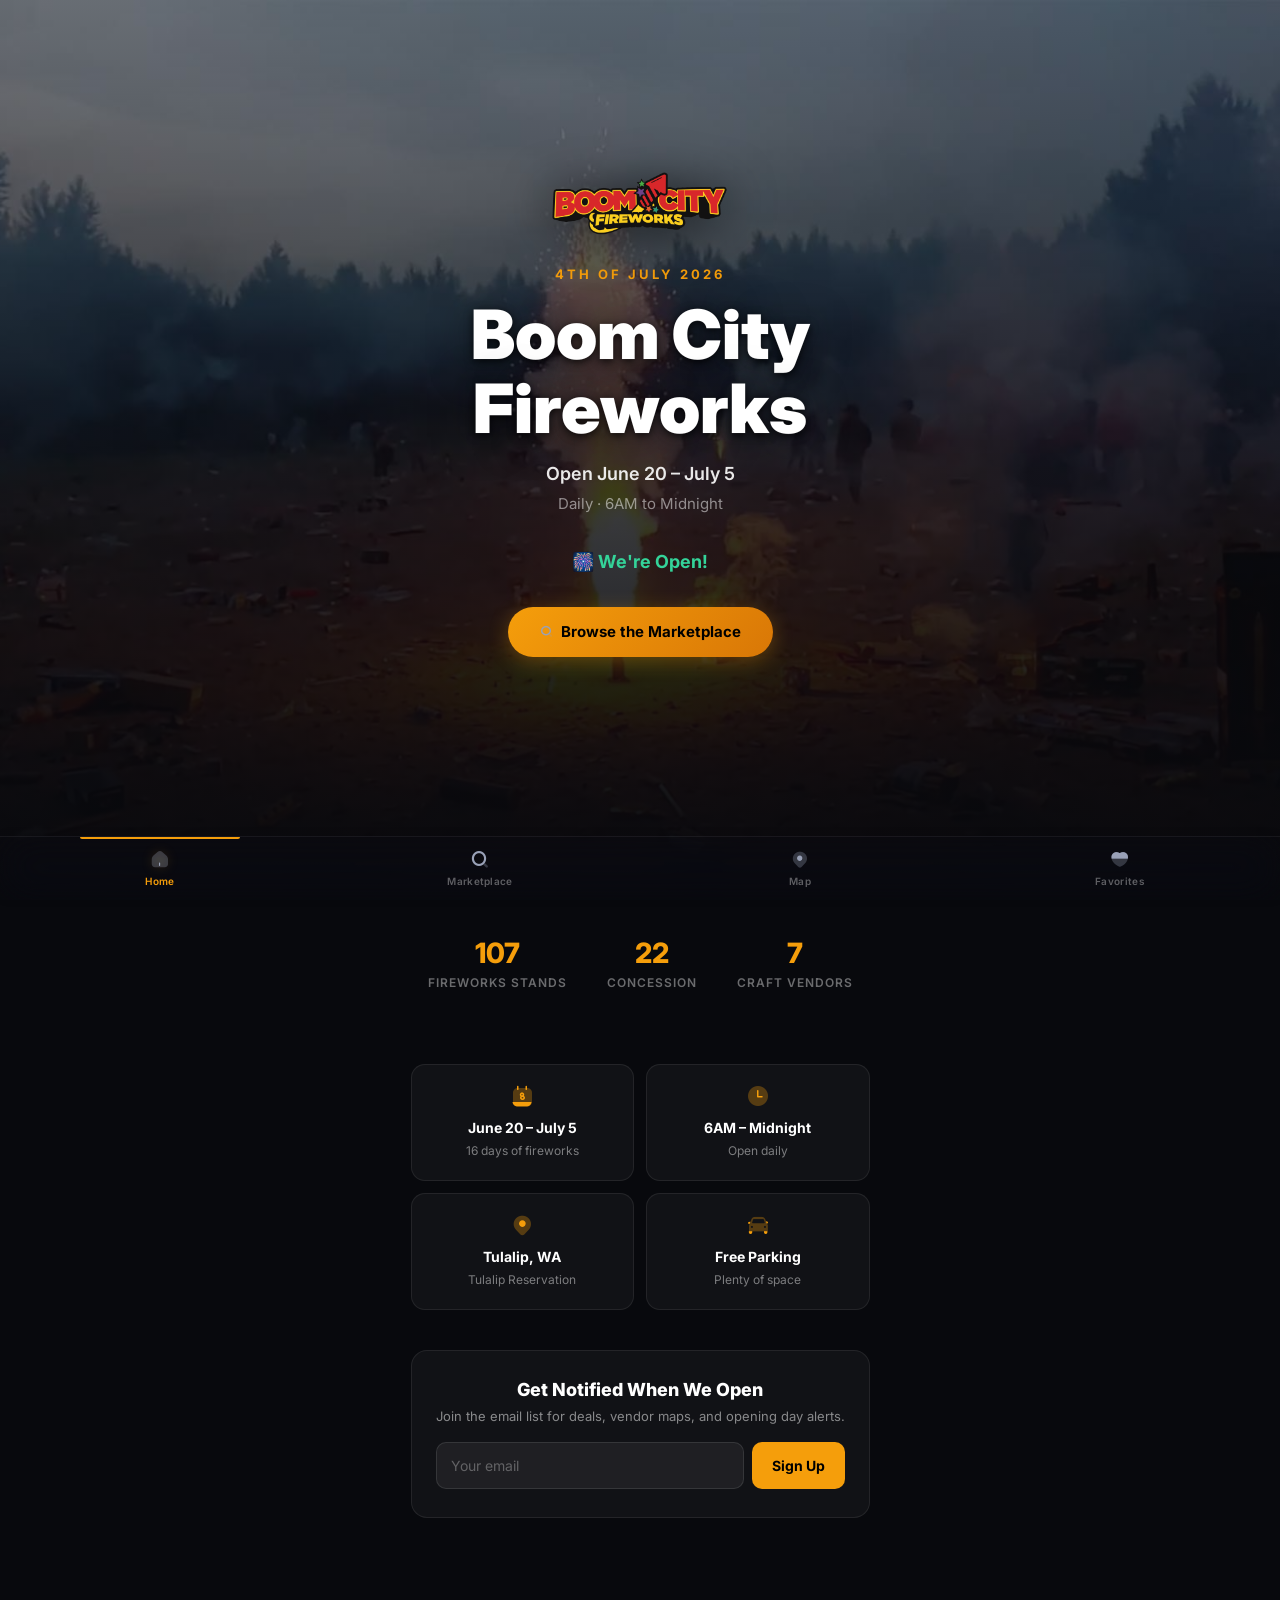
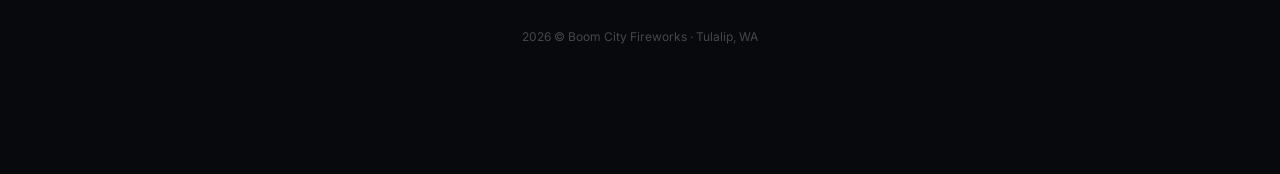
<file: index.html>
<!DOCTYPE html>
<html lang="en">
<head>
	<meta charset="utf-8" />
	<title>Boom City Fireworks — Tulalip, WA</title>
	<meta name="viewport" content="width=device-width, initial-scale=1, viewport-fit=cover" />
	<meta name="mobile-web-app-capable" content="yes" />
	<meta name="apple-mobile-web-app-capable" content="yes" />
	<meta name="apple-mobile-web-app-status-bar-style" content="black-translucent" />
	<meta name="apple-mobile-web-app-title" content="Boom City" />
	<script>
		if (window.navigator.standalone === true) {
			document.documentElement.classList.add('ios-standalone');
		}
	</script>
	<meta name="description" content="Boom City Fireworks in Tulalip, WA. Open June 20 through July 5, 2026. Over 100 fireworks stands, concessions, and craft vendors." />
	<meta property="og:title" content="Boom City Fireworks — Tulalip, WA" />
	<meta property="og:description" content="Open June 20 – July 5, 2026. 6AM to Midnight daily. 100+ fireworks stands at the Tulalip Reservation." />
	<meta property="og:image" content="https://anthonyrlane.github.io/boom-city-marketplace/assets/media/boom-city/boom-city-logo.png" />
	<meta property="og:url" content="https://anthonyrlane.github.io/boom-city-marketplace/" />
	<meta property="og:type" content="website" />
	<meta property="og:site_name" content="Boom City Fireworks" />
	<meta name="twitter:card" content="summary_large_image" />
	<link rel="stylesheet" href="https://fonts.googleapis.com/css?family=Inter:300,400,500,600,700,800,900" />
	<link rel="preload" as="image" href="assets/media/boom-city/hero/wide1.jpg" />
	<link href="assets/plugins/global/plugins.bundle.css" rel="stylesheet" type="text/css" />
	<link href="assets/css/style.bundle.css" rel="stylesheet" type="text/css" />
	<style>
		:root {
			--bc-nav-row-height: 64px;
			--bc-nav-safe-area: env(safe-area-inset-bottom, 0px);
			--bc-nav-clearance: calc(104px + var(--bc-nav-safe-area));
			--bc-content-clearance: calc(128px + var(--bc-nav-safe-area));
		}
		@media (display-mode: standalone), (display-mode: fullscreen) {
			:root { --bc-nav-safe-area: max(env(safe-area-inset-bottom, 0px), 34px); }
		}
		html.ios-standalone {
			--bc-nav-safe-area: max(env(safe-area-inset-bottom, 0px), 34px);
		}
		* { box-sizing: border-box; }
		/* Override Metronic dark heading color for dark theme */
		h1, h2, h3, h4, h5, h6, .h1, .h2, .h3, .h4, .h5, .h6 { color: #fff !important; }
		body {
			margin: 0;
			padding: 0 0 var(--bc-nav-clearance);
			font-family: 'Inter', sans-serif;
			background: #08090D !important; color: #fff;
			-webkit-font-smoothing: antialiased;
		}
		/* Kill any Metronic backgrounds */
		.page, .wrapper, .content, #kt_body, [data-kt-app-page-loading] {
			background: none !important;
		}

		/* Hero */
		.bc-hero {
			position: relative;
			min-height: 100vh;
			display: flex;
			flex-direction: column;
			align-items: center;
			justify-content: center;
			text-align: center;
			overflow: hidden;
			padding: 40px 20px 120px;
		}
		.bc-hero-bg {
			position: absolute; inset: 0;
			background: url('assets/media/boom-city/hero/wide1.jpg') center/cover no-repeat;
			animation: heroFade 8s ease-in-out infinite alternate;
		}
		.bc-hero-bg-img {
			position: absolute;
			inset: 0;
			width: 100%;
			height: 100%;
			object-fit: cover;
			opacity: 1;
		}
		@keyframes heroFade {
			0%, 40% { background-image: url('assets/media/boom-city/hero/wide1.jpg'); }
			60%, 100% { background-image: url('assets/media/boom-city/hero/wide2.jpg'); }
		}
		.bc-hero-overlay {
			position: absolute; inset: 0;
			background: linear-gradient(180deg, rgba(8,9,13,0.5) 0%, rgba(8,9,13,0.82) 60%, #08090D 100%);
		}
		.bc-hero-content { position: relative; z-index: 2; max-width: 680px; }
		.bc-hero-logo {
			width: 180px; margin-bottom: 20px;
			filter: drop-shadow(0 4px 24px rgba(0,0,0,0.6));
		}
		@media (min-width: 768px) { .bc-hero-logo { width: 220px; } }
		.bc-hero-subtitle {
			font-size: 13px; font-weight: 700; text-transform: uppercase; letter-spacing: 3px;
			color: #F59E0B; margin-bottom: 12px;
		}
		.bc-hero-title {
			font-size: 44px; font-weight: 900; line-height: 1.1; margin: 0 0 14px;
			color: #fff;
			text-shadow: 0 2px 8px rgba(0,0,0,0.8), 0 4px 40px rgba(0,0,0,0.5);
			-webkit-text-stroke: 0.5px rgba(255,255,255,0.15);
		}
		@media (min-width: 768px) { .bc-hero-title { font-size: 68px; } }
		.bc-hero-dates {
			font-size: 18px; font-weight: 600; color: rgba(255,255,255,0.9); margin-bottom: 6px;
		}
		.bc-hero-hours {
			font-size: 15px; color: rgba(255,255,255,0.5); margin-bottom: 32px;
		}
		.bc-hero-cta {
			display: inline-flex; align-items: center; gap: 8px;
			background: linear-gradient(135deg, #F59E0B 0%, #D97706 100%);
			color: #000; font-size: 15px; font-weight: 700;
			padding: 14px 32px; border-radius: 50px;
			text-decoration: none; transition: transform 0.15s, box-shadow 0.15s;
			box-shadow: 0 4px 20px rgba(245,158,11,0.3);
		}
		.bc-hero-cta:hover { transform: translateY(-2px); box-shadow: 0 8px 30px rgba(245,158,11,0.4); color: #000; }
		.bc-hero-cta:active { transform: scale(0.97); }

		/* Countdown */
		.bc-countdown {
			display: flex; justify-content: center; gap: 16px;
			margin: 32px 0;
		}
		.bc-count-item { text-align: center; }
		.bc-count-num {
			font-size: 36px; font-weight: 800; color: #fff;
			background: rgba(255,255,255,0.08);
			border: 1px solid rgba(255,255,255,0.1);
			border-radius: 12px;
			width: 72px; height: 72px;
			display: flex; align-items: center; justify-content: center;
			margin-bottom: 4px;
		}
		@media (max-width: 480px) {
			.bc-count-num { width: 60px; height: 60px; font-size: 28px; }
			.bc-countdown { gap: 10px; }
		}
		.bc-count-label {
			font-size: 11px; font-weight: 600; text-transform: uppercase;
			letter-spacing: 1px; color: rgba(255,255,255,0.4);
		}

		/* Stats bar */
		.bc-stats {
			display: flex; justify-content: center; gap: 40px;
			padding: 32px 20px;
			position: relative; z-index: 2;
		}
		.bc-stat { text-align: center; }
		.bc-stat-num { font-size: 28px; font-weight: 800; color: #F59E0B; }
		.bc-stat-label { font-size: 12px; font-weight: 600; color: rgba(255,255,255,0.4); text-transform: uppercase; letter-spacing: 1px; }

		/* Content sections */
		.bc-section {
			max-width: 680px; margin: 0 auto;
			padding: 40px 20px;
		}

		/* Quick info cards */
		.bc-info-cards {
			display: grid;
			grid-template-columns: 1fr 1fr;
			gap: 12px;
			margin-bottom: 40px;
		}
		.bc-info-card {
			background: rgba(255,255,255,0.04);
			border: 1px solid rgba(255,255,255,0.08);
			border-radius: 14px;
			padding: 20px 16px;
			text-align: center;
		}
		.bc-info-card i {
			font-size: 24px; color: #F59E0B; margin-bottom: 8px;
		}
		.bc-info-card i span { color: inherit; }
		.bc-info-card-title { font-size: 14px; font-weight: 700; margin-bottom: 4px; }
		.bc-info-card-sub { font-size: 12px; color: rgba(255,255,255,0.45); }

		/* Email signup */
		.bc-signup {
			background: rgba(255,255,255,0.04);
			border: 1px solid rgba(255,255,255,0.08);
			border-radius: 16px;
			padding: 28px 24px;
			text-align: center;
			margin-bottom: 40px;
		}
		.bc-signup h3 { font-size: 18px; font-weight: 800; margin: 0 0 6px; }
		.bc-signup p { font-size: 13px; color: rgba(255,255,255,0.5); margin: 0 0 16px; }
		.bc-signup-form { display: flex; gap: 8px; }
		.bc-signup-input {
			flex: 1;
			background: rgba(255,255,255,0.06);
			border: 1px solid rgba(255,255,255,0.1);
			border-radius: 10px;
			padding: 12px 14px;
			color: #fff; font-size: 14px; outline: none;
		}
		.bc-signup-input:focus { border-color: rgba(255,255,255,0.3); }
		.bc-signup-input::placeholder { color: rgba(255,255,255,0.3); }
		.bc-signup-btn {
			background: #F59E0B; color: #000;
			border: none; border-radius: 10px;
			padding: 12px 20px; font-weight: 700; font-size: 14px;
			cursor: pointer; white-space: nowrap;
		}
		.bc-signup-btn:hover { background: #D97706; }

		/* Footer */
		.bc-footer {
			text-align: center;
			padding: 30px 20px var(--bc-content-clearance);
			font-size: 12px;
			color: rgba(255,255,255,0.25);
		}
		.bc-footer a { color: rgba(255,255,255,0.35); text-decoration: none; }
		.bc-footer a:hover { color: rgba(255,255,255,0.6); }

	</style>
	<link href="assets/css/boom-city-nav.css" rel="stylesheet" type="text/css" />
</head>
<body>

	<!-- Hero Section -->
	<section class="bc-hero">
		<div class="bc-hero-bg">
			<img src="assets/media/boom-city/hero/wide1.jpg" alt="" class="bc-hero-bg-img" aria-hidden="true" />
		</div>
		<div class="bc-hero-overlay"></div>
		<div class="bc-hero-content">
			<img src="assets/media/boom-city/boom-city-logo.png" alt="Boom City Fireworks" class="bc-hero-logo" />
			<div class="bc-hero-subtitle">4th of July 2026</div>
			<h1 class="bc-hero-title">Boom City<br>Fireworks</h1>
			<div class="bc-hero-dates">Open June 20 – July 5</div>
			<div class="bc-hero-hours">Daily · 6AM to Midnight</div>
			<!-- Countdown -->
			<div class="bc-countdown" id="countdown">
				<div class="bc-count-item">
					<div class="bc-count-num" id="cd-days">--</div>
					<div class="bc-count-label">Days</div>
				</div>
				<div class="bc-count-item">
					<div class="bc-count-num" id="cd-hours">--</div>
					<div class="bc-count-label">Hours</div>
				</div>
				<div class="bc-count-item">
					<div class="bc-count-num" id="cd-mins">--</div>
					<div class="bc-count-label">Min</div>
				</div>
				<div class="bc-count-item">
					<div class="bc-count-num" id="cd-secs">--</div>
					<div class="bc-count-label">Sec</div>
				</div>
			</div>
			<a href="marketplace.html" class="bc-hero-cta">
				<i class="ki-duotone ki-magnifier"><span class="path1"></span><span class="path2"></span></i>
				Browse the Marketplace
			</a>
		</div>
	</section>

	<!-- Stats -->
	<div class="bc-stats">
		<div class="bc-stat">
			<div class="bc-stat-num">107</div>
			<div class="bc-stat-label">Fireworks Stands</div>
		</div>
		<div class="bc-stat">
			<div class="bc-stat-num">22</div>
			<div class="bc-stat-label">Concession</div>
		</div>
		<div class="bc-stat">
			<div class="bc-stat-num">7</div>
			<div class="bc-stat-label">Craft Vendors</div>
		</div>
	</div>

	<!-- Quick Info -->
	<div class="bc-section">
		<div class="bc-info-cards">
			<div class="bc-info-card">
				<i class="ki-duotone ki-calendar-8"><span class="path1"></span><span class="path2"></span><span class="path3"></span><span class="path4"></span><span class="path5"></span><span class="path6"></span></i>
				<div class="bc-info-card-title">June 20 – July 5</div>
				<div class="bc-info-card-sub">16 days of fireworks</div>
			</div>
			<div class="bc-info-card">
				<i class="ki-duotone ki-time"><span class="path1"></span><span class="path2"></span></i>
				<div class="bc-info-card-title">6AM – Midnight</div>
				<div class="bc-info-card-sub">Open daily</div>
			</div>
			<div class="bc-info-card">
				<i class="ki-duotone ki-geolocation"><span class="path1"></span><span class="path2"></span></i>
				<div class="bc-info-card-title">Tulalip, WA</div>
				<div class="bc-info-card-sub">Tulalip Reservation</div>
			</div>
			<div class="bc-info-card">
				<i class="ki-duotone ki-car-2"><span class="path1"></span><span class="path2"></span><span class="path3"></span><span class="path4"></span><span class="path5"></span></i>
				<div class="bc-info-card-title">Free Parking</div>
				<div class="bc-info-card-sub">Plenty of space</div>
			</div>
		</div>

		<!-- Email Signup -->
		<div class="bc-signup">
			<h3>Get Notified When We Open</h3>
			<p>Join the email list for deals, vendor maps, and opening day alerts.</p>
			<form class="bc-signup-form" onsubmit="return false;">
				<input class="bc-signup-input" type="email" placeholder="Your email" />
				<button class="bc-signup-btn" type="submit">Sign Up</button>
			</form>
		</div>
	</div>

	<!-- Footer -->
	<footer class="bc-footer">
		<div>2026 © Boom City Fireworks · Tulalip, WA</div>
	</footer>


	<script src="assets/plugins/global/plugins.bundle.js"></script>
	<script src="assets/js/scripts.bundle.js"></script>
	<script src="assets/js/boom-city-nav.js"></script>
	<script>
	// Countdown to June 20, 2026
	(function() {
		var target = new Date('2026-06-20T06:00:00-07:00').getTime();
		function update() {
			var now = Date.now();
			var diff = target - now;
			if (diff <= 0) {
				document.getElementById('countdown').innerHTML = '<div style="font-size:18px;font-weight:700;color:#34D399;">🎆 We\'re Open!</div>';
				return;
			}
			var d = Math.floor(diff / 86400000);
			var h = Math.floor((diff % 86400000) / 3600000);
			var m = Math.floor((diff % 3600000) / 60000);
			var s = Math.floor((diff % 60000) / 1000);
			document.getElementById('cd-days').textContent = d;
			document.getElementById('cd-hours').textContent = h;
			document.getElementById('cd-mins').textContent = m;
			document.getElementById('cd-secs').textContent = s;
		}
		update();
		setInterval(update, 1000);
	})();
	</script>
</body>
</html>
</file>
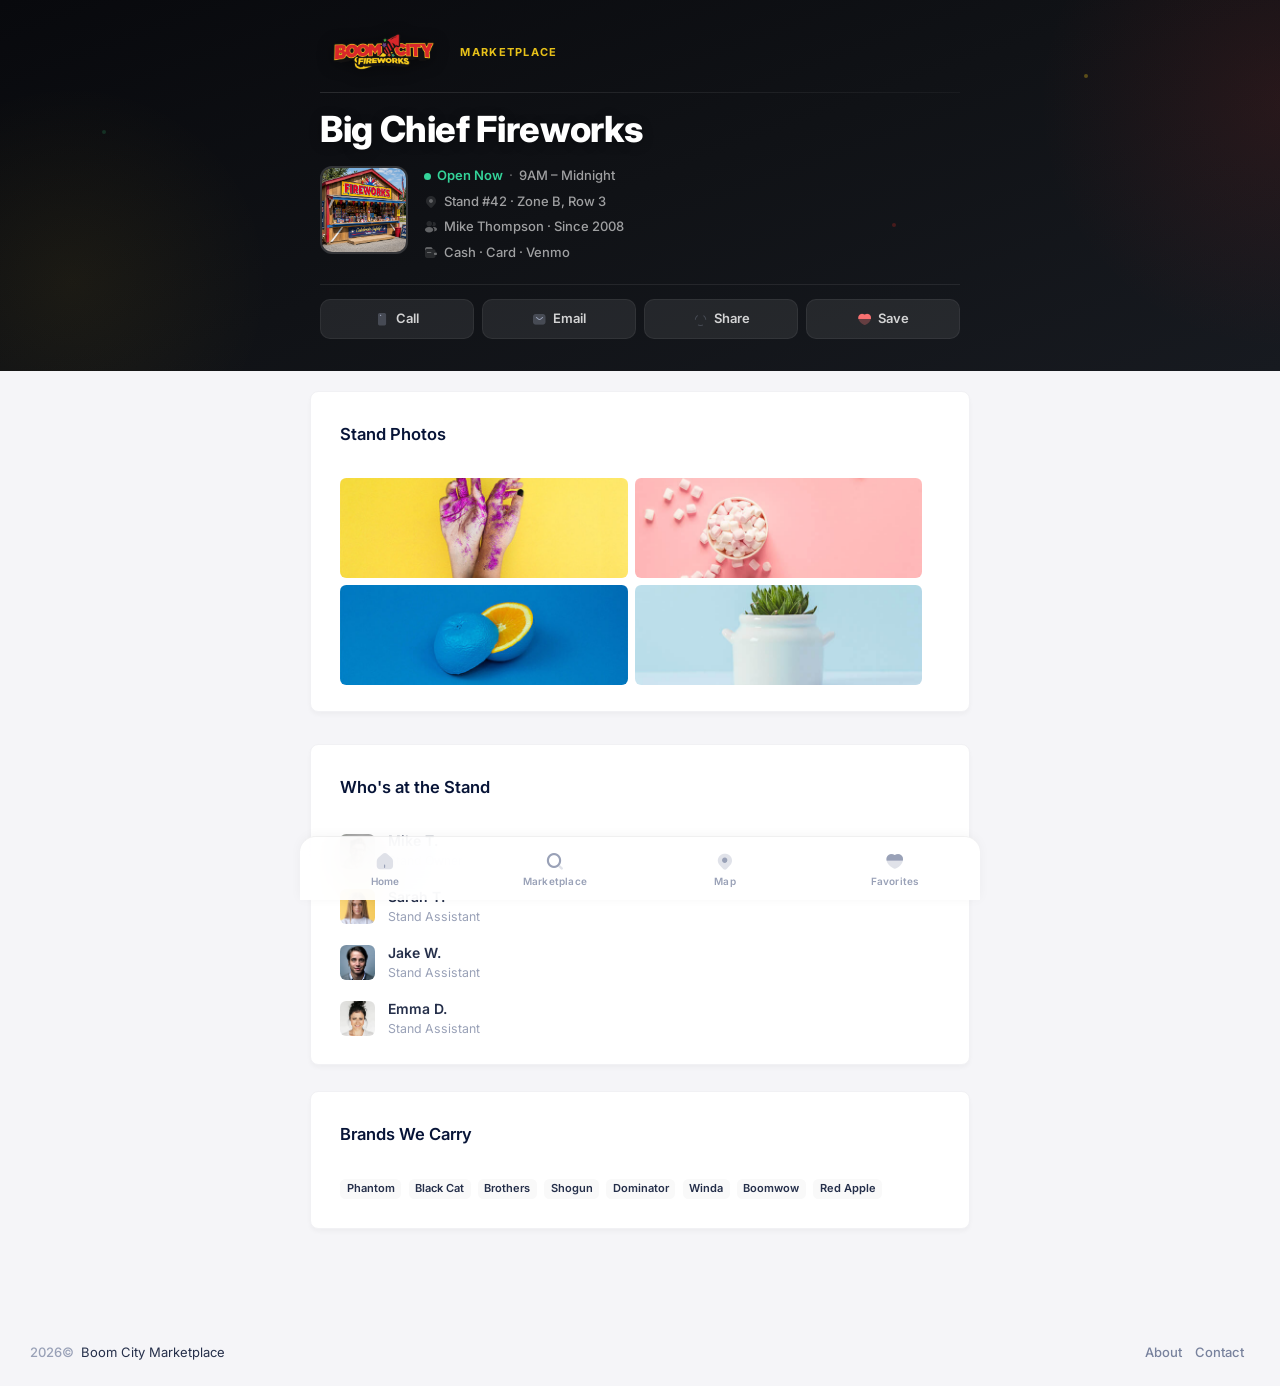
<file: Stand/index.html>
<!DOCTYPE html>
<!--
Author: Keenthemes
Product Name: MetronicProduct Version: 8.3.2
Purchase: https://1.envato.market/EA4JP
Website: http://www.keenthemes.com
Contact: support@keenthemes.com
Follow: www.twitter.com/keenthemes
Dribbble: www.dribbble.com/keenthemes
Like: www.facebook.com/keenthemes
License: For each use you must have a valid license purchased only from above link in order to legally use the theme for your project.
-->
<html lang="en">
	<!--begin::Head-->
	<head>
<base href="../" />
		<title>Stand #42 - Big Chief Fireworks | Boom City Marketplace</title>
		<meta charset="utf-8" />
		<meta name="description" content="Big Chief Fireworks — Stand #42 at Boom City Fireworks Marketplace. Open 9AM–Midnight. Aerial Shells, Finale Cakes, Sparklers & more." />
		<meta name="keywords" content="boom city, fireworks, marketplace, big chief fireworks, stand 42, aerial shells, sparklers, firecrackers" />
		<meta name="viewport" content="width=device-width, initial-scale=1, viewport-fit=cover" />
		<meta name="mobile-web-app-capable" content="yes" />
		<meta name="apple-mobile-web-app-capable" content="yes" />
		<meta name="apple-mobile-web-app-status-bar-style" content="black-translucent" />
		<meta name="apple-mobile-web-app-title" content="Boom City" />
		<script>
			if (window.navigator.standalone === true) {
				document.documentElement.classList.add('ios-standalone');
			}
		</script>
		<meta property="og:locale" content="en_US" />
		<meta property="og:type" content="website" />
		<meta property="og:title" content="Big Chief Fireworks — Stand #42 | Boom City Marketplace" />
		<meta property="og:description" content="Open Now · 9AM–Midnight · Zone B, Row 3. Aerial Shells, Finale Cakes, Sparklers & more at Boom City Fireworks." />
		<meta property="og:url" content="https://anthonyrlane.github.io/boom-city-marketplace/Stand/" />
		<meta property="og:site_name" content="Boom City Marketplace" />
		<meta property="og:image" content="https://anthonyrlane.github.io/boom-city-marketplace/Stand/assets/media/boom-city/boom-city-logo.png" />
		<meta property="og:image:width" content="800" />
		<meta property="og:image:height" content="600" />
		<meta name="twitter:card" content="summary_large_image" />
		<meta name="twitter:title" content="Big Chief Fireworks — Stand #42 | Boom City Marketplace" />
		<meta name="twitter:description" content="Open Now · 9AM–Midnight · Aerial Shells, Finale Cakes, Sparklers & more." />
		<meta name="twitter:image" content="https://anthonyrlane.github.io/boom-city-marketplace/Stand/assets/media/boom-city/boom-city-logo.png" />
		<link rel="canonical" href="https://anthonyrlane.github.io/boom-city-marketplace/Stand/" />
		<link rel="shortcut icon" href="assets/media/logos/favicon.ico" />
		<link rel="shortcut icon" href="assets/media/logos/favicon.ico" />
		<!--begin::Fonts(mandatory for all pages)-->
		<link rel="stylesheet" href="https://fonts.googleapis.com/css?family=Inter:300,400,500,600,700" />
		<!--end::Fonts-->
		<!--begin::Vendor Stylesheets(used for this page only)-->
		<link href="assets/plugins/custom/datatables/datatables.bundle.css" rel="stylesheet" type="text/css" />
		<!--end::Vendor Stylesheets-->
		<!--begin::Global Stylesheets Bundle(mandatory for all pages)-->
		<link href="assets/plugins/global/plugins.bundle.css" rel="stylesheet" type="text/css" />
		<link href="assets/css/style.bundle.css" rel="stylesheet" type="text/css" />
		<!--end::Global Stylesheets Bundle-->
		<script>// Frame-busting to prevent site from being loaded within a frame without permission (click-jacking) if (window.top != window.self) { window.top.location.replace(window.self.location.href); }</script>
	<style>
		:root {
			--bc-nav-row-height: 64px;
			--bc-nav-safe-area: env(safe-area-inset-bottom, 0px);
			--bc-nav-clearance: calc(104px + var(--bc-nav-safe-area));
		}
		@media (display-mode: standalone), (display-mode: fullscreen) {
			:root { --bc-nav-safe-area: max(env(safe-area-inset-bottom, 0px), 34px); }
		}
		html.ios-standalone {
			--bc-nav-safe-area: max(env(safe-area-inset-bottom, 0px), 34px);
		}
		/* Stand Layout - Mobile: single scroll, all visible */
		.stand-layout { display: block; width: 100%; margin-top: 16px; }
		.stand-col { display: block; }

		/* ── Mobile Bottom Nav ── */
		.stand-nav {
			position: fixed;
			bottom: 0;
			left: 0;
			right: 0;
			z-index: 1050;
			display: flex;
			align-items: flex-start;
			justify-content: space-around;
			height: calc(var(--bc-nav-row-height) + var(--bc-nav-safe-area));
			min-height: calc(var(--bc-nav-row-height) + var(--bc-nav-safe-area));
			padding: 0 0 var(--bc-nav-safe-area);
			overflow: visible;
			background: rgba(255, 255, 255, 0.92);
			-webkit-backdrop-filter: saturate(180%) blur(20px);
			backdrop-filter: saturate(180%) blur(20px);
			border-top: 1px solid rgba(0, 0, 0, 0.06);
			box-shadow: 0 -1px 12px rgba(0, 0, 0, 0.04);
		}
		[data-bs-theme="dark"] .stand-nav {
			background: rgba(30, 31, 38, 0.92);
			border-top-color: rgba(255, 255, 255, 0.06);
		}
		.stand-nav-item {
			flex: 1 0 0;
			height: var(--bc-nav-row-height);
			min-height: var(--bc-nav-row-height);
			display: flex;
			flex-direction: column;
			align-items: center;
			justify-content: center;
			gap: 3px;
			padding: 6px 0;
			cursor: pointer;
			-webkit-tap-highlight-color: transparent;
			transition: color 0.2s ease, transform 0.15s ease;
			color: var(--bs-gray-500);
			text-decoration: none !important;
			position: relative;
		}
		.stand-nav-item:active {
			transform: scale(0.92);
		}
		.stand-nav-item.active {
			color: #3b82f6;
		}
		.stand-nav-item.active::before {
			content: '';
			position: absolute;
			top: 0;
			left: 50%;
			transform: translateX(-50%);
			width: 24px;
			height: 3px;
			background: #3b82f6;
			border-radius: 0 0 3px 3px;
		}
		.stand-nav-icon {
			font-size: 20px;
			line-height: 1;
			transition: transform 0.2s ease;
		}
		.stand-nav-item.active .stand-nav-icon {
			transform: translateY(-1px);
		}
		.stand-nav-label {
			font-size: 10px;
			font-weight: 600;
			letter-spacing: 0.02em;
			line-height: 1;
		}

		/* Bottom padding so content doesn't hide behind nav */
		@media (max-width: 991.98px) {
			#kt_content {
				padding-bottom: var(--bc-nav-clearance) !important;
				padding-top: 16px !important;
			}
		}
		
		/* Kill Metronic page/wrapper backgrounds */
		#kt_body {
			background: #F5F5F8 !important;
			background-image: none !important;
		}
		#kt_wrapper {
			background: transparent !important;
			background-image: none !important;
		}
		.page {
			background: #F5F5F8 !important;
			background-image: none !important;
		}
		[data-bs-theme="dark"] #kt_body,
		[data-bs-theme="dark"] .page {
			background: #111217 !important;
		}

		/* ── Boom City Branded Header ── */
		.bc-header {
			background: linear-gradient(160deg, #08090D 0%, #101216 50%, #171A20 100%);
			position: relative;
			overflow: hidden;
		}
		.bc-header::before {
			content: '';
			position: absolute;
			top: -40%; right: -20%;
			width: 500px; height: 500px;
			background: radial-gradient(circle, rgba(230,48,39,0.1) 0%, transparent 70%);
			pointer-events: none;
		}
		.bc-header::after {
			content: '';
			position: absolute;
			bottom: -30%; left: -10%;
			width: 400px; height: 400px;
			background: radial-gradient(circle, rgba(249,199,30,0.06) 0%, transparent 70%);
			pointer-events: none;
		}
		.bc-header-inner {
			position: relative;
			z-index: 1;
			padding: 20px 20px 24px;
			max-width: 1320px;
			margin: 0 auto;
		}
		@media (min-width: 992px) {
			.bc-header-inner {
				padding: 28px 40px 32px;
				max-width: 720px;
				margin: 0 auto;
			}
		}
		.bc-logo-row {
			display: flex;
			align-items: center;
			gap: 12px;
			margin-bottom: 16px;
		}
		.bc-logo-img {
			height: 40px;
			width: auto;
			filter: drop-shadow(0 2px 8px rgba(0,0,0,0.4));
		}
		@media (min-width: 992px) {
			.bc-logo-img { height: 48px; }
		}
		.bc-event-label {
			font-size: 11px;
			font-weight: 700;
			letter-spacing: 0.12em;
			text-transform: uppercase;
			color: #FFD51A;
			opacity: 0.9;
		}
		.bc-divider {
			height: 1px;
			background: linear-gradient(90deg, rgba(255,255,255,0.12) 0%, rgba(255,255,255,0.04) 100%);
			margin-bottom: 16px;
		}
		.bc-stand-name {
			font-family: 'Inter', sans-serif;
			font-size: 28px;
			font-weight: 800;
			color: #FFFFFF;
			letter-spacing: -0.01em;
			line-height: 1.15;
			margin: 0 0 6px;
			text-shadow: 0 2px 12px rgba(0,0,0,0.3);
		}
		@media (min-width: 992px) {
			.bc-stand-name { font-size: 36px; }
		}
		.bc-stand-meta {
			display: flex;
			align-items: center;
			gap: 8px;
			flex-wrap: wrap;
		}
		/* Stand info row in header */
		.bc-stand-info {
			display: flex;
			align-items: flex-start;
			gap: 16px;
			margin-top: 16px;
		}
		.bc-stand-photo {
			width: 72px; height: 72px;
			border-radius: 12px;
			object-fit: cover;
			border: 2px solid rgba(255,255,255,0.15);
			flex-shrink: 0;
		}
		@media (min-width: 992px) {
			.bc-stand-photo { width: 88px; height: 88px; }
		}
		.bc-stand-details {
			flex: 1;
			min-width: 0;
		}
		.bc-detail-row {
			display: flex;
			align-items: center;
			gap: 6px;
			margin-bottom: 6px;
			color: rgba(255,255,255,0.6);
			font-size: 13px;
			font-weight: 500;
		}
		.bc-detail-row i { font-size: 14px; color: rgba(255,255,255,0.35); flex-shrink: 0; }
		.bc-status-open {
			color: #34D399;
			font-weight: 600;
		}
		.bc-status-dot {
			width: 7px; height: 7px;
			border-radius: 50%;
			background: #34D399;
			display: inline-block;
			animation: bc-pulse 2s ease-in-out infinite;
		}
		@keyframes bc-pulse {
			0%, 100% { opacity: 1; }
			50% { opacity: 0.4; }
		}
		.bc-categories {
			display: flex;
			flex-wrap: wrap;
			gap: 4px;
			margin-top: 8px;
		}
		.bc-cat-tag {
			padding: 2px 8px;
			border-radius: 4px;
			background: rgba(255,255,255,0.07);
			color: rgba(255,255,255,0.5);
			font-size: 11px;
			font-weight: 600;
		}
		/* ── Header Action Buttons ── */
		.bc-actions {
			display: flex;
			gap: 8px;
			margin-top: 16px;
			padding-top: 14px;
			border-top: 1px solid rgba(255,255,255,0.08);
		}
		.bc-action-btn {
			flex: 1;
			display: flex;
			align-items: center;
			justify-content: center;
			gap: 6px;
			padding: 9px 0;
			border-radius: 10px;
			background: rgba(255,255,255,0.08);
			border: 1px solid rgba(255,255,255,0.06);
			color: rgba(255,255,255,0.8);
			font-size: 13px;
			font-weight: 600;
			text-decoration: none;
			transition: all 0.15s;
		}
		.bc-action-btn:hover {
			background: rgba(255,255,255,0.14);
			color: #fff;
		}
		.bc-action-btn:active { transform: scale(0.96); }
		.bc-action-btn i { font-size: 15px; }
		.bc-action-btn--save i { color: #F87171; }

		/* ── About Card: Compact Info Grid ── */
		.bc-info-grid {
			display: grid;
			grid-template-columns: repeat(3, 1fr);
			gap: 2px;
			margin-bottom: 12px;
		}
		.bc-info-cell {
			display: flex;
			flex-direction: column;
			align-items: center;
			gap: 4px;
			padding: 10px 4px;
			border-radius: 10px;
			text-decoration: none;
			transition: background 0.15s;
		}
		.bc-info-cell:hover { background: rgba(0,0,0,0.03); }
		.bc-info-icon {
			width: 40px; height: 40px;
			border-radius: 50%;
			background: #EEF1F6;
			display: flex;
			align-items: center;
			justify-content: center;
		}
		.bc-info-icon i { font-size: 18px; color: #3F4254; }
		.bc-info-icon--heart { background: #FFF1F1; }
		.bc-info-icon--heart i { color: #E63027; }
		.bc-info-label {
			font-size: 11px;
			font-weight: 600;
			color: #3F4254;
			text-align: center;
		}
		.bc-compact-details {
			padding: 0 4px;
			margin-bottom: 10px;
		}
		.bc-compact-row {
			display: flex;
			align-items: center;
			gap: 8px;
			padding: 5px 0;
			font-size: 13px;
			color: #5E6278;
			font-weight: 500;
		}
		.bc-compact-icon { font-size: 14px; width: 20px; text-align: center; flex-shrink: 0; }
		.bc-chip-scroll {
			display: flex;
			gap: 6px;
			overflow-x: auto;
			padding: 4px 0 2px;
			-webkit-overflow-scrolling: touch;
			scrollbar-width: none;
		}
		.bc-chip-scroll::-webkit-scrollbar { display: none; }
		.bc-chip {
			white-space: nowrap;
			padding: 5px 10px;
			border-radius: 20px;
			background: #F4F6FA;
			font-size: 12px;
			font-weight: 600;
			color: #5E6278;
			flex-shrink: 0;
		}

		/* Sparkle accents */
		.bc-sparkle {
			position: absolute;
			width: 4px; height: 4px;
			border-radius: 50%;
			background: #FFD51A;
			opacity: 0.3;
			animation: bc-twinkle 3s ease-in-out infinite;
		}
		.bc-sparkle:nth-child(2) { background: #E63027; animation-delay: 1s; opacity: 0.25; }
		.bc-sparkle:nth-child(3) { background: #2EB872; animation-delay: 2s; opacity: 0.2; }
		@keyframes bc-twinkle {
			0%, 100% { opacity: 0.1; transform: scale(1); }
			50% { opacity: 0.5; transform: scale(1.8); }
		}

		/* Force wrapper to fill page without aside */
		.page {
			flex-direction: column !important;
		}
		#kt_wrapper {
			width: 100% !important;
			flex: 1 1 auto !important;
		}
		#kt_footer {
			width: 100% !important;
			flex-shrink: 0 !important;
		}

		/* Desktop: content padding + bottom nav space */
		@media (min-width: 992px) {
			#kt_content {
				padding-top: 20px !important;
				padding-bottom: var(--bc-nav-clearance) !important;
			}
			#kt_content_container {
				max-width: 720px !important;
				margin: 0 auto;
			}
		}

		/* Stand Layout - Desktop: single column centered, matching mobile */
		@media (min-width: 992px) {
			.stand-layout {
				display: flex;
				flex-direction: column;
				max-width: 680px;
				margin: 0 auto;
			}
			.stand-col { display: block !important; width: 100%; }
			.stand-col-info { width: 100%; }
			.stand-col-feed { width: 100%; margin: 0; }
			.stand-col-team { width: 100%; }
			/* Bottom nav visible on desktop too */
			.stand-nav {
				max-width: 680px;
				margin: 0 auto;
				border-radius: 16px 16px 0 0;
			}
		}
		
		/* Mobile: nuke all width constraints */
		@media (max-width: 991.98px) {
			#kt_content_container {
				max-width: 100% !important;
				width: 100% !important;
				padding-left: 0 !important;
				padding-right: 0 !important;
				align-items: stretch !important;
			}
			#kt_content {
				max-width: 100% !important;
				width: 100% !important;
				padding: 0 0 var(--bc-nav-clearance) !important;
				flex: 1 1 100% !important;
			}
			#kt_wrapper {
				width: 100% !important;
				max-width: 100% !important;
			}
			.page {
				width: 100% !important;
				max-width: 100% !important;
				overflow-x: hidden !important;
			}

			.stand-col {
				padding: 0 10px;
			}
		}
	</style>
	</head>
	<!--end::Head-->
	<!--begin::Body-->
	<body id="kt_body" class="header-fixed header-tablet-and-mobile-fixed toolbar-enabled">
		<!--begin::Theme mode setup on page load-->
		<script>var defaultThemeMode = "light"; var themeMode; if ( document.documentElement ) { if ( document.documentElement.hasAttribute("data-bs-theme-mode")) { themeMode = document.documentElement.getAttribute("data-bs-theme-mode"); } else { if ( localStorage.getItem("data-bs-theme") !== null ) { themeMode = localStorage.getItem("data-bs-theme"); } else { themeMode = defaultThemeMode; } } if (themeMode === "system") { themeMode = window.matchMedia("(prefers-color-scheme: dark)").matches ? "dark" : "light"; } document.documentElement.setAttribute("data-bs-theme", themeMode); }</script>
		<!--end::Theme mode setup on page load-->
		<!--begin::Main-->
		<!--begin::Root-->
		<div class="d-flex flex-column flex-root">
			<!--begin::Page-->
			<div class="page d-flex flex-row flex-column-fluid">
				<!--begin::Aside-->
				<div id="kt_aside" class="aside px-2" style="display:none !important;" data-kt-drawer="true" data-kt-drawer-name="aside" data-kt-drawer-activate="true" data-kt-drawer-overlay="true" data-kt-drawer-width="{default:'200px', '300px': '285px'}" data-kt-drawer-direction="start" data-kt-drawer-toggle="#kt_aside_toggle">
					<!--begin::Aside menu-->
					<div class="aside-menu flex-column-fluid">
						<!--begin::Aside Menu-->
						<div class="hover-scroll-overlay-y my-5 mx-2" id="kt_aside_menu_wrapper" data-kt-scroll="true" data-kt-scroll-activate="true" data-kt-scroll-height="auto" data-kt-scroll-dependencies="#kt_aside_footer" data-kt-scroll-wrappers="#kt_aside, #kt_aside_menu" data-kt-scroll-offset="2px">
							<!--begin::Menu-->
							<div class="menu menu-column menu-sub-indention menu-active-bg menu-state-primary menu-title-gray-700 fs-6 menu-rounded w-100 fw-semibold" id="#kt_aside_menu" data-kt-menu="true">
								<!--begin:Menu item-->
								<div data-kt-menu-trigger="click" class="menu-item menu-accordion">
									<!--begin:Menu link-->
									<span class="menu-link">
										<span class="menu-icon">
											<i class="ki-duotone ki-element-11 fs-2">
												<span class="path1"></span>
												<span class="path2"></span>
												<span class="path3"></span>
												<span class="path4"></span>
											</i>
										</span>
										<span class="menu-title">Dashboards</span>
										<span class="menu-arrow"></span>
									</span>
									<!--end:Menu link-->
									<!--begin:Menu sub-->
									<div class="menu-sub menu-sub-accordion">
										<!--begin:Menu item-->
										<div class="menu-item">
											<!--begin:Menu link-->
											<a class="menu-link" href="index.html">
												<span class="menu-bullet">
													<span class="bullet bullet-dot"></span>
												</span>
												<span class="menu-title">Default</span>
											</a>
											<!--end:Menu link-->
										</div>
										<!--end:Menu item-->
										<!--begin:Menu item-->
										<div class="menu-item">
											<!--begin:Menu link-->
											<a class="menu-link" href="dashboards/ecommerce.html">
												<span class="menu-bullet">
													<span class="bullet bullet-dot"></span>
												</span>
												<span class="menu-title">eCommerce</span>
											</a>
											<!--end:Menu link-->
										</div>
										<!--end:Menu item-->
										<!--begin:Menu item-->
										<div class="menu-item">
											<!--begin:Menu link-->
											<a class="menu-link" href="dashboards/projects.html">
												<span class="menu-bullet">
													<span class="bullet bullet-dot"></span>
												</span>
												<span class="menu-title">Projects</span>
											</a>
											<!--end:Menu link-->
										</div>
										<!--end:Menu item-->
										<!--begin:Menu item-->
										<div class="menu-item">
											<!--begin:Menu link-->
											<a class="menu-link" href="dashboards/online-courses.html">
												<span class="menu-bullet">
													<span class="bullet bullet-dot"></span>
												</span>
												<span class="menu-title">Online Courses</span>
											</a>
											<!--end:Menu link-->
										</div>
										<!--end:Menu item-->
										<!--begin:Menu item-->
										<div class="menu-item">
											<!--begin:Menu link-->
											<a class="menu-link" href="dashboards/marketing.html">
												<span class="menu-bullet">
													<span class="bullet bullet-dot"></span>
												</span>
												<span class="menu-title">Marketing</span>
											</a>
											<!--end:Menu link-->
										</div>
										<!--end:Menu item-->
										<div class="menu-inner flex-column collapse" id="kt_app_sidebar_menu_dashboards_collapse">
											<!--begin:Menu item-->
											<div class="menu-item">
												<!--begin:Menu link-->
												<a class="menu-link" href="dashboards/bidding.html">
													<span class="menu-bullet">
														<span class="bullet bullet-dot"></span>
													</span>
													<span class="menu-title">Bidding</span>
												</a>
												<!--end:Menu link-->
											</div>
											<!--end:Menu item-->
											<!--begin:Menu item-->
											<div class="menu-item">
												<!--begin:Menu link-->
												<a class="menu-link" href="dashboards/pos.html">
													<span class="menu-bullet">
														<span class="bullet bullet-dot"></span>
													</span>
													<span class="menu-title">POS System</span>
												</a>
												<!--end:Menu link-->
											</div>
											<!--end:Menu item-->
											<!--begin:Menu item-->
											<div class="menu-item">
												<!--begin:Menu link-->
												<a class="menu-link" href="dashboards/call-center.html">
													<span class="menu-bullet">
														<span class="bullet bullet-dot"></span>
													</span>
													<span class="menu-title">Call Center</span>
												</a>
												<!--end:Menu link-->
											</div>
											<!--end:Menu item-->
											<!--begin:Menu item-->
											<div class="menu-item">
												<!--begin:Menu link-->
												<a class="menu-link" href="dashboards/logistics.html">
													<span class="menu-bullet">
														<span class="bullet bullet-dot"></span>
													</span>
													<span class="menu-title">Logistics</span>
												</a>
												<!--end:Menu link-->
											</div>
											<!--end:Menu item-->
											<!--begin:Menu item-->
											<div class="menu-item">
												<!--begin:Menu link-->
												<a class="menu-link" href="dashboards/website-analytics.html">
													<span class="menu-bullet">
														<span class="bullet bullet-dot"></span>
													</span>
													<span class="menu-title">Website Analytics</span>
												</a>
												<!--end:Menu link-->
											</div>
											<!--end:Menu item-->
											<!--begin:Menu item-->
											<div class="menu-item">
												<!--begin:Menu link-->
												<a class="menu-link" href="dashboards/finance-performance.html">
													<span class="menu-bullet">
														<span class="bullet bullet-dot"></span>
													</span>
													<span class="menu-title">Finance Performance</span>
												</a>
												<!--end:Menu link-->
											</div>
											<!--end:Menu item-->
											<!--begin:Menu item-->
											<div class="menu-item">
												<!--begin:Menu link-->
												<a class="menu-link" href="dashboards/store-analytics.html">
													<span class="menu-bullet">
														<span class="bullet bullet-dot"></span>
													</span>
													<span class="menu-title">Store Analytics</span>
												</a>
												<!--end:Menu link-->
											</div>
											<!--end:Menu item-->
											<!--begin:Menu item-->
											<div class="menu-item">
												<!--begin:Menu link-->
												<a class="menu-link" href="dashboards/social.html">
													<span class="menu-bullet">
														<span class="bullet bullet-dot"></span>
													</span>
													<span class="menu-title">Social</span>
												</a>
												<!--end:Menu link-->
											</div>
											<!--end:Menu item-->
											<!--begin:Menu item-->
											<div class="menu-item">
												<!--begin:Menu link-->
												<a class="menu-link" href="dashboards/delivery.html">
													<span class="menu-bullet">
														<span class="bullet bullet-dot"></span>
													</span>
													<span class="menu-title">Delivery</span>
												</a>
												<!--end:Menu link-->
											</div>
											<!--end:Menu item-->
											<!--begin:Menu item-->
											<div class="menu-item">
												<!--begin:Menu link-->
												<a class="menu-link" href="dashboards/crypto.html">
													<span class="menu-bullet">
														<span class="bullet bullet-dot"></span>
													</span>
													<span class="menu-title">Crypto</span>
												</a>
												<!--end:Menu link-->
											</div>
											<!--end:Menu item-->
											<!--begin:Menu item-->
											<div class="menu-item">
												<!--begin:Menu link-->
												<a class="menu-link" href="dashboards/school.html">
													<span class="menu-bullet">
														<span class="bullet bullet-dot"></span>
													</span>
													<span class="menu-title">School</span>
												</a>
												<!--end:Menu link-->
											</div>
											<!--end:Menu item-->
											<!--begin:Menu item-->
											<div class="menu-item">
												<!--begin:Menu link-->
												<a class="menu-link" href="dashboards/podcast.html">
													<span class="menu-bullet">
														<span class="bullet bullet-dot"></span>
													</span>
													<span class="menu-title">Podcast</span>
												</a>
												<!--end:Menu link-->
											</div>
											<!--end:Menu item-->
											<!--begin:Menu item-->
											<div class="menu-item">
												<!--begin:Menu link-->
												<a class="menu-link" href="landing.html">
													<span class="menu-bullet">
														<span class="bullet bullet-dot"></span>
													</span>
													<span class="menu-title">Landing</span>
												</a>
												<!--end:Menu link-->
											</div>
											<!--end:Menu item-->
										</div>
										<div class="menu-item">
											<div class="menu-content">
												<a class="btn btn-flex btn-color-primary d-flex flex-stack fs-base p-0 ms-2 mb-2 toggle collapsible collapsed" data-bs-toggle="collapse" href="#kt_app_sidebar_menu_dashboards_collapse" data-kt-toggle-text="Show Less">
													<span data-kt-toggle-text-target="true">Show 12 More</span>
													<i class="ki-duotone ki-minus-square toggle-on fs-2 me-0">
														<span class="path1"></span>
														<span class="path2"></span>
													</i>
													<i class="ki-duotone ki-plus-square toggle-off fs-2 me-0">
														<span class="path1"></span>
														<span class="path2"></span>
														<span class="path3"></span>
													</i>
												</a>
											</div>
										</div>
									</div>
									<!--end:Menu sub-->
								</div>
								<!--end:Menu item-->
								<!--begin:Menu item-->
								<div class="menu-item pt-5">
									<!--begin:Menu content-->
									<div class="menu-content">
										<span class="menu-heading fw-bold text-uppercase fs-7">Pages</span>
									</div>
									<!--end:Menu content-->
								</div>
								<!--end:Menu item-->
								<!--begin:Menu item-->
								<div data-kt-menu-trigger="click" class="menu-item menu-accordion">
									<!--begin:Menu link-->
									<span class="menu-link">
										<span class="menu-icon">
											<i class="ki-duotone ki-address-book fs-2">
												<span class="path1"></span>
												<span class="path2"></span>
												<span class="path3"></span>
											</i>
										</span>
										<span class="menu-title">User Profile</span>
										<span class="menu-arrow"></span>
									</span>
									<!--end:Menu link-->
									<!--begin:Menu sub-->
									<div class="menu-sub menu-sub-accordion">
										<!--begin:Menu item-->
										<div class="menu-item">
											<!--begin:Menu link-->
											<a class="menu-link" href="pages/user-profile/overview.html">
												<span class="menu-bullet">
													<span class="bullet bullet-dot"></span>
												</span>
												<span class="menu-title">Overview</span>
											</a>
											<!--end:Menu link-->
										</div>
										<!--end:Menu item-->
										<!--begin:Menu item-->
										<div class="menu-item">
											<!--begin:Menu link-->
											<a class="menu-link" href="pages/user-profile/projects.html">
												<span class="menu-bullet">
													<span class="bullet bullet-dot"></span>
												</span>
												<span class="menu-title">Projects</span>
											</a>
											<!--end:Menu link-->
										</div>
										<!--end:Menu item-->
										<!--begin:Menu item-->
										<div class="menu-item">
											<!--begin:Menu link-->
											<a class="menu-link" href="pages/user-profile/campaigns.html">
												<span class="menu-bullet">
													<span class="bullet bullet-dot"></span>
												</span>
												<span class="menu-title">Campaigns</span>
											</a>
											<!--end:Menu link-->
										</div>
										<!--end:Menu item-->
										<!--begin:Menu item-->
										<div class="menu-item">
											<!--begin:Menu link-->
											<a class="menu-link" href="pages/user-profile/documents.html">
												<span class="menu-bullet">
													<span class="bullet bullet-dot"></span>
												</span>
												<span class="menu-title">Documents</span>
											</a>
											<!--end:Menu link-->
										</div>
										<!--end:Menu item-->
										<!--begin:Menu item-->
										<div class="menu-item">
											<!--begin:Menu link-->
											<a class="menu-link" href="pages/user-profile/followers.html">
												<span class="menu-bullet">
													<span class="bullet bullet-dot"></span>
												</span>
												<span class="menu-title">Followers</span>
											</a>
											<!--end:Menu link-->
										</div>
										<!--end:Menu item-->
										<!--begin:Menu item-->
										<div class="menu-item">
											<!--begin:Menu link-->
											<a class="menu-link" href="pages/user-profile/activity.html">
												<span class="menu-bullet">
													<span class="bullet bullet-dot"></span>
												</span>
												<span class="menu-title">Activity</span>
											</a>
											<!--end:Menu link-->
										</div>
										<!--end:Menu item-->
									</div>
									<!--end:Menu sub-->
								</div>
								<!--end:Menu item-->
								<!--begin:Menu item-->
								<div data-kt-menu-trigger="click" class="menu-item menu-accordion">
									<!--begin:Menu link-->
									<span class="menu-link">
										<span class="menu-icon">
											<i class="ki-duotone ki-element-plus fs-2">
												<span class="path1"></span>
												<span class="path2"></span>
												<span class="path3"></span>
												<span class="path4"></span>
												<span class="path5"></span>
											</i>
										</span>
										<span class="menu-title">Account</span>
										<span class="menu-arrow"></span>
									</span>
									<!--end:Menu link-->
									<!--begin:Menu sub-->
									<div class="menu-sub menu-sub-accordion">
										<!--begin:Menu item-->
										<div class="menu-item">
											<!--begin:Menu link-->
											<a class="menu-link" href="account/overview.html">
												<span class="menu-bullet">
													<span class="bullet bullet-dot"></span>
												</span>
												<span class="menu-title">Overview</span>
											</a>
											<!--end:Menu link-->
										</div>
										<!--end:Menu item-->
										<!--begin:Menu item-->
										<div class="menu-item">
											<!--begin:Menu link-->
											<a class="menu-link" href="account/settings.html">
												<span class="menu-bullet">
													<span class="bullet bullet-dot"></span>
												</span>
												<span class="menu-title">Settings</span>
											</a>
											<!--end:Menu link-->
										</div>
										<!--end:Menu item-->
										<!--begin:Menu item-->
										<div class="menu-item">
											<!--begin:Menu link-->
											<a class="menu-link" href="account/security.html">
												<span class="menu-bullet">
													<span class="bullet bullet-dot"></span>
												</span>
												<span class="menu-title">Security</span>
											</a>
											<!--end:Menu link-->
										</div>
										<!--end:Menu item-->
										<!--begin:Menu item-->
										<div class="menu-item">
											<!--begin:Menu link-->
											<a class="menu-link" href="account/activity.html">
												<span class="menu-bullet">
													<span class="bullet bullet-dot"></span>
												</span>
												<span class="menu-title">Activity</span>
											</a>
											<!--end:Menu link-->
										</div>
										<!--end:Menu item-->
										<!--begin:Menu item-->
										<div class="menu-item">
											<!--begin:Menu link-->
											<a class="menu-link" href="account/billing.html">
												<span class="menu-bullet">
													<span class="bullet bullet-dot"></span>
												</span>
												<span class="menu-title">Billing</span>
											</a>
											<!--end:Menu link-->
										</div>
										<!--end:Menu item-->
										<!--begin:Menu item-->
										<div class="menu-item">
											<!--begin:Menu link-->
											<a class="menu-link" href="account/statements.html">
												<span class="menu-bullet">
													<span class="bullet bullet-dot"></span>
												</span>
												<span class="menu-title">Statements</span>
											</a>
											<!--end:Menu link-->
										</div>
										<!--end:Menu item-->
										<!--begin:Menu item-->
										<div class="menu-item">
											<!--begin:Menu link-->
											<a class="menu-link" href="account/referrals.html">
												<span class="menu-bullet">
													<span class="bullet bullet-dot"></span>
												</span>
												<span class="menu-title">Referrals</span>
											</a>
											<!--end:Menu link-->
										</div>
										<!--end:Menu item-->
										<!--begin:Menu item-->
										<div class="menu-item">
											<!--begin:Menu link-->
											<a class="menu-link" href="account/api-keys.html">
												<span class="menu-bullet">
													<span class="bullet bullet-dot"></span>
												</span>
												<span class="menu-title">API Keys</span>
											</a>
											<!--end:Menu link-->
										</div>
										<!--end:Menu item-->
										<!--begin:Menu item-->
										<div class="menu-item">
											<!--begin:Menu link-->
											<a class="menu-link" href="account/logs.html">
												<span class="menu-bullet">
													<span class="bullet bullet-dot"></span>
												</span>
												<span class="menu-title">Logs</span>
											</a>
											<!--end:Menu link-->
										</div>
										<!--end:Menu item-->
									</div>
									<!--end:Menu sub-->
								</div>
								<!--end:Menu item-->
								<!--begin:Menu item-->
								<div data-kt-menu-trigger="click" class="menu-item menu-accordion">
									<!--begin:Menu link-->
									<span class="menu-link">
										<span class="menu-icon">
											<i class="ki-duotone ki-user fs-2">
												<span class="path1"></span>
												<span class="path2"></span>
											</i>
										</span>
										<span class="menu-title">Authentication</span>
										<span class="menu-arrow"></span>
									</span>
									<!--end:Menu link-->
									<!--begin:Menu sub-->
									<div class="menu-sub menu-sub-accordion">
										<!--begin:Menu item-->
										<div data-kt-menu-trigger="click" class="menu-item menu-accordion">
											<!--begin:Menu link-->
											<span class="menu-link">
												<span class="menu-bullet">
													<span class="bullet bullet-dot"></span>
												</span>
												<span class="menu-title">Corporate Layout</span>
												<span class="menu-arrow"></span>
											</span>
											<!--end:Menu link-->
											<!--begin:Menu sub-->
											<div class="menu-sub menu-sub-accordion menu-active-bg">
												<!--begin:Menu item-->
												<div class="menu-item">
													<!--begin:Menu link-->
													<a class="menu-link" href="authentication/layouts/corporate/sign-in.html">
														<span class="menu-bullet">
															<span class="bullet bullet-dot"></span>
														</span>
														<span class="menu-title">Sign-in</span>
													</a>
													<!--end:Menu link-->
												</div>
												<!--end:Menu item-->
												<!--begin:Menu item-->
												<div class="menu-item">
													<!--begin:Menu link-->
													<a class="menu-link" href="authentication/layouts/corporate/sign-up.html">
														<span class="menu-bullet">
															<span class="bullet bullet-dot"></span>
														</span>
														<span class="menu-title">Sign-up</span>
													</a>
													<!--end:Menu link-->
												</div>
												<!--end:Menu item-->
												<!--begin:Menu item-->
												<div class="menu-item">
													<!--begin:Menu link-->
													<a class="menu-link" href="authentication/layouts/corporate/two-factor.html">
														<span class="menu-bullet">
															<span class="bullet bullet-dot"></span>
														</span>
														<span class="menu-title">Two-Factor</span>
													</a>
													<!--end:Menu link-->
												</div>
												<!--end:Menu item-->
												<!--begin:Menu item-->
												<div class="menu-item">
													<!--begin:Menu link-->
													<a class="menu-link" href="authentication/layouts/corporate/reset-password.html">
														<span class="menu-bullet">
															<span class="bullet bullet-dot"></span>
														</span>
														<span class="menu-title">Reset Password</span>
													</a>
													<!--end:Menu link-->
												</div>
												<!--end:Menu item-->
												<!--begin:Menu item-->
												<div class="menu-item">
													<!--begin:Menu link-->
													<a class="menu-link" href="authentication/layouts/corporate/new-password.html">
														<span class="menu-bullet">
															<span class="bullet bullet-dot"></span>
														</span>
														<span class="menu-title">New Password</span>
													</a>
													<!--end:Menu link-->
												</div>
												<!--end:Menu item-->
											</div>
											<!--end:Menu sub-->
										</div>
										<!--end:Menu item-->
										<!--begin:Menu item-->
										<div data-kt-menu-trigger="click" class="menu-item menu-accordion">
											<!--begin:Menu link-->
											<span class="menu-link">
												<span class="menu-bullet">
													<span class="bullet bullet-dot"></span>
												</span>
												<span class="menu-title">Overlay Layout</span>
												<span class="menu-arrow"></span>
											</span>
											<!--end:Menu link-->
											<!--begin:Menu sub-->
											<div class="menu-sub menu-sub-accordion menu-active-bg">
												<!--begin:Menu item-->
												<div class="menu-item">
													<!--begin:Menu link-->
													<a class="menu-link" href="authentication/layouts/overlay/sign-in.html">
														<span class="menu-bullet">
															<span class="bullet bullet-dot"></span>
														</span>
														<span class="menu-title">Sign-in</span>
													</a>
													<!--end:Menu link-->
												</div>
												<!--end:Menu item-->
												<!--begin:Menu item-->
												<div class="menu-item">
													<!--begin:Menu link-->
													<a class="menu-link" href="authentication/layouts/overlay/sign-up.html">
														<span class="menu-bullet">
															<span class="bullet bullet-dot"></span>
														</span>
														<span class="menu-title">Sign-up</span>
													</a>
													<!--end:Menu link-->
												</div>
												<!--end:Menu item-->
												<!--begin:Menu item-->
												<div class="menu-item">
													<!--begin:Menu link-->
													<a class="menu-link" href="authentication/layouts/overlay/two-factor.html">
														<span class="menu-bullet">
															<span class="bullet bullet-dot"></span>
														</span>
														<span class="menu-title">Two-Factor</span>
													</a>
													<!--end:Menu link-->
												</div>
												<!--end:Menu item-->
												<!--begin:Menu item-->
												<div class="menu-item">
													<!--begin:Menu link-->
													<a class="menu-link" href="authentication/layouts/overlay/reset-password.html">
														<span class="menu-bullet">
															<span class="bullet bullet-dot"></span>
														</span>
														<span class="menu-title">Reset Password</span>
													</a>
													<!--end:Menu link-->
												</div>
												<!--end:Menu item-->
												<!--begin:Menu item-->
												<div class="menu-item">
													<!--begin:Menu link-->
													<a class="menu-link" href="authentication/layouts/overlay/new-password.html">
														<span class="menu-bullet">
															<span class="bullet bullet-dot"></span>
														</span>
														<span class="menu-title">New Password</span>
													</a>
													<!--end:Menu link-->
												</div>
												<!--end:Menu item-->
											</div>
											<!--end:Menu sub-->
										</div>
										<!--end:Menu item-->
										<!--begin:Menu item-->
										<div data-kt-menu-trigger="click" class="menu-item menu-accordion">
											<!--begin:Menu link-->
											<span class="menu-link">
												<span class="menu-bullet">
													<span class="bullet bullet-dot"></span>
												</span>
												<span class="menu-title">Creative Layout</span>
												<span class="menu-arrow"></span>
											</span>
											<!--end:Menu link-->
											<!--begin:Menu sub-->
											<div class="menu-sub menu-sub-accordion menu-active-bg">
												<!--begin:Menu item-->
												<div class="menu-item">
													<!--begin:Menu link-->
													<a class="menu-link" href="authentication/layouts/creative/sign-in.html">
														<span class="menu-bullet">
															<span class="bullet bullet-dot"></span>
														</span>
														<span class="menu-title">Sign-in</span>
													</a>
													<!--end:Menu link-->
												</div>
												<!--end:Menu item-->
												<!--begin:Menu item-->
												<div class="menu-item">
													<!--begin:Menu link-->
													<a class="menu-link" href="authentication/layouts/creative/sign-up.html">
														<span class="menu-bullet">
															<span class="bullet bullet-dot"></span>
														</span>
														<span class="menu-title">Sign-up</span>
													</a>
													<!--end:Menu link-->
												</div>
												<!--end:Menu item-->
												<!--begin:Menu item-->
												<div class="menu-item">
													<!--begin:Menu link-->
													<a class="menu-link" href="authentication/layouts/creative/two-factor.html">
														<span class="menu-bullet">
															<span class="bullet bullet-dot"></span>
														</span>
														<span class="menu-title">Two-Factor</span>
													</a>
													<!--end:Menu link-->
												</div>
												<!--end:Menu item-->
												<!--begin:Menu item-->
												<div class="menu-item">
													<!--begin:Menu link-->
													<a class="menu-link" href="authentication/layouts/creative/reset-password.html">
														<span class="menu-bullet">
															<span class="bullet bullet-dot"></span>
														</span>
														<span class="menu-title">Reset Password</span>
													</a>
													<!--end:Menu link-->
												</div>
												<!--end:Menu item-->
												<!--begin:Menu item-->
												<div class="menu-item">
													<!--begin:Menu link-->
													<a class="menu-link" href="authentication/layouts/creative/new-password.html">
														<span class="menu-bullet">
															<span class="bullet bullet-dot"></span>
														</span>
														<span class="menu-title">New Password</span>
													</a>
													<!--end:Menu link-->
												</div>
												<!--end:Menu item-->
											</div>
											<!--end:Menu sub-->
										</div>
										<!--end:Menu item-->
										<!--begin:Menu item-->
										<div data-kt-menu-trigger="click" class="menu-item menu-accordion">
											<!--begin:Menu link-->
											<span class="menu-link">
												<span class="menu-bullet">
													<span class="bullet bullet-dot"></span>
												</span>
												<span class="menu-title">Fancy Layout</span>
												<span class="menu-arrow"></span>
											</span>
											<!--end:Menu link-->
											<!--begin:Menu sub-->
											<div class="menu-sub menu-sub-accordion menu-active-bg">
												<!--begin:Menu item-->
												<div class="menu-item">
													<!--begin:Menu link-->
													<a class="menu-link" href="authentication/layouts/fancy/sign-in.html">
														<span class="menu-bullet">
															<span class="bullet bullet-dot"></span>
														</span>
														<span class="menu-title">Sign-in</span>
													</a>
													<!--end:Menu link-->
												</div>
												<!--end:Menu item-->
												<!--begin:Menu item-->
												<div class="menu-item">
													<!--begin:Menu link-->
													<a class="menu-link" href="authentication/layouts/fancy/sign-up.html">
														<span class="menu-bullet">
															<span class="bullet bullet-dot"></span>
														</span>
														<span class="menu-title">Sign-up</span>
													</a>
													<!--end:Menu link-->
												</div>
												<!--end:Menu item-->
												<!--begin:Menu item-->
												<div class="menu-item">
													<!--begin:Menu link-->
													<a class="menu-link" href="authentication/layouts/fancy/two-factor.html">
														<span class="menu-bullet">
															<span class="bullet bullet-dot"></span>
														</span>
														<span class="menu-title">Two-Factor</span>
													</a>
													<!--end:Menu link-->
												</div>
												<!--end:Menu item-->
												<!--begin:Menu item-->
												<div class="menu-item">
													<!--begin:Menu link-->
													<a class="menu-link" href="authentication/layouts/fancy/reset-password.html">
														<span class="menu-bullet">
															<span class="bullet bullet-dot"></span>
														</span>
														<span class="menu-title">Reset Password</span>
													</a>
													<!--end:Menu link-->
												</div>
												<!--end:Menu item-->
												<!--begin:Menu item-->
												<div class="menu-item">
													<!--begin:Menu link-->
													<a class="menu-link" href="authentication/layouts/fancy/new-password.html">
														<span class="menu-bullet">
															<span class="bullet bullet-dot"></span>
														</span>
														<span class="menu-title">New Password</span>
													</a>
													<!--end:Menu link-->
												</div>
												<!--end:Menu item-->
											</div>
											<!--end:Menu sub-->
										</div>
										<!--end:Menu item-->
										<!--begin:Menu item-->
										<div data-kt-menu-trigger="click" class="menu-item menu-accordion">
											<!--begin:Menu link-->
											<span class="menu-link">
												<span class="menu-bullet">
													<span class="bullet bullet-dot"></span>
												</span>
												<span class="menu-title">Email Templates</span>
												<span class="menu-arrow"></span>
											</span>
											<!--end:Menu link-->
											<!--begin:Menu sub-->
											<div class="menu-sub menu-sub-accordion menu-active-bg">
												<!--begin:Menu item-->
												<div class="menu-item">
													<!--begin:Menu link-->
													<a class="menu-link" href="authentication/email/welcome-message.html">
														<span class="menu-bullet">
															<span class="bullet bullet-dot"></span>
														</span>
														<span class="menu-title">Welcome Message</span>
													</a>
													<!--end:Menu link-->
												</div>
												<!--end:Menu item-->
												<!--begin:Menu item-->
												<div class="menu-item">
													<!--begin:Menu link-->
													<a class="menu-link" href="authentication/email/reset-password.html">
														<span class="menu-bullet">
															<span class="bullet bullet-dot"></span>
														</span>
														<span class="menu-title">Reset Password</span>
													</a>
													<!--end:Menu link-->
												</div>
												<!--end:Menu item-->
												<!--begin:Menu item-->
												<div class="menu-item">
													<!--begin:Menu link-->
													<a class="menu-link" href="authentication/email/subscription-confirmed.html">
														<span class="menu-bullet">
															<span class="bullet bullet-dot"></span>
														</span>
														<span class="menu-title">Subscription Confirmed</span>
													</a>
													<!--end:Menu link-->
												</div>
												<!--end:Menu item-->
												<!--begin:Menu item-->
												<div class="menu-item">
													<!--begin:Menu link-->
													<a class="menu-link" href="authentication/email/card-declined.html">
														<span class="menu-bullet">
															<span class="bullet bullet-dot"></span>
														</span>
														<span class="menu-title">Credit Card Declined</span>
													</a>
													<!--end:Menu link-->
												</div>
												<!--end:Menu item-->
												<!--begin:Menu item-->
												<div class="menu-item">
													<!--begin:Menu link-->
													<a class="menu-link" href="authentication/email/promo-1.html">
														<span class="menu-bullet">
															<span class="bullet bullet-dot"></span>
														</span>
														<span class="menu-title">Promo 1</span>
													</a>
													<!--end:Menu link-->
												</div>
												<!--end:Menu item-->
												<!--begin:Menu item-->
												<div class="menu-item">
													<!--begin:Menu link-->
													<a class="menu-link" href="authentication/email/promo-2.html">
														<span class="menu-bullet">
															<span class="bullet bullet-dot"></span>
														</span>
														<span class="menu-title">Promo 2</span>
													</a>
													<!--end:Menu link-->
												</div>
												<!--end:Menu item-->
												<!--begin:Menu item-->
												<div class="menu-item">
													<!--begin:Menu link-->
													<a class="menu-link" href="authentication/email/promo-3.html">
														<span class="menu-bullet">
															<span class="bullet bullet-dot"></span>
														</span>
														<span class="menu-title">Promo 3</span>
													</a>
													<!--end:Menu link-->
												</div>
												<!--end:Menu item-->
											</div>
											<!--end:Menu sub-->
										</div>
										<!--end:Menu item-->
										<!--begin:Menu item-->
										<div class="menu-item">
											<!--begin:Menu link-->
											<a class="menu-link" href="authentication/extended/multi-steps-sign-up.html">
												<span class="menu-bullet">
													<span class="bullet bullet-dot"></span>
												</span>
												<span class="menu-title">Multi-steps Sign-up</span>
											</a>
											<!--end:Menu link-->
										</div>
										<!--end:Menu item-->
										<!--begin:Menu item-->
										<div class="menu-item">
											<!--begin:Menu link-->
											<a class="menu-link" href="authentication/general/welcome.html">
												<span class="menu-bullet">
													<span class="bullet bullet-dot"></span>
												</span>
												<span class="menu-title">Welcome Message</span>
											</a>
											<!--end:Menu link-->
										</div>
										<!--end:Menu item-->
										<!--begin:Menu item-->
										<div class="menu-item">
											<!--begin:Menu link-->
											<a class="menu-link" href="authentication/general/verify-email.html">
												<span class="menu-bullet">
													<span class="bullet bullet-dot"></span>
												</span>
												<span class="menu-title">Verify Email</span>
											</a>
											<!--end:Menu link-->
										</div>
										<!--end:Menu item-->
										<!--begin:Menu item-->
										<div class="menu-item">
											<!--begin:Menu link-->
											<a class="menu-link" href="authentication/general/coming-soon.html">
												<span class="menu-bullet">
													<span class="bullet bullet-dot"></span>
												</span>
												<span class="menu-title">Coming Soon</span>
											</a>
											<!--end:Menu link-->
										</div>
										<!--end:Menu item-->
										<!--begin:Menu item-->
										<div class="menu-item">
											<!--begin:Menu link-->
											<a class="menu-link" href="authentication/general/password-confirmation.html">
												<span class="menu-bullet">
													<span class="bullet bullet-dot"></span>
												</span>
												<span class="menu-title">Password Confirmation</span>
											</a>
											<!--end:Menu link-->
										</div>
										<!--end:Menu item-->
										<!--begin:Menu item-->
										<div class="menu-item">
											<!--begin:Menu link-->
											<a class="menu-link" href="authentication/general/account-deactivated.html">
												<span class="menu-bullet">
													<span class="bullet bullet-dot"></span>
												</span>
												<span class="menu-title">Account Deactivation</span>
											</a>
											<!--end:Menu link-->
										</div>
										<!--end:Menu item-->
										<!--begin:Menu item-->
										<div class="menu-item">
											<!--begin:Menu link-->
											<a class="menu-link" href="authentication/general/error-404.html">
												<span class="menu-bullet">
													<span class="bullet bullet-dot"></span>
												</span>
												<span class="menu-title">Error 404</span>
											</a>
											<!--end:Menu link-->
										</div>
										<!--end:Menu item-->
										<!--begin:Menu item-->
										<div class="menu-item">
											<!--begin:Menu link-->
											<a class="menu-link" href="authentication/general/error-500.html">
												<span class="menu-bullet">
													<span class="bullet bullet-dot"></span>
												</span>
												<span class="menu-title">Error 500</span>
											</a>
											<!--end:Menu link-->
										</div>
										<!--end:Menu item-->
									</div>
									<!--end:Menu sub-->
								</div>
								<!--end:Menu item-->
								<!--begin:Menu item-->
								<div data-kt-menu-trigger="{default: 'click', lg: 'hover'}" data-kt-menu-placement="right-start" class="menu-item menu-lg-down-accordion menu-sub-lg-down-indention">
									<!--begin:Menu link-->
									<span class="menu-link">
										<span class="menu-icon">
											<i class="ki-duotone ki-file fs-2">
												<span class="path1"></span>
												<span class="path2"></span>
											</i>
										</span>
										<span class="menu-title">Corporate</span>
										<span class="menu-arrow"></span>
									</span>
									<!--end:Menu link-->
									<!--begin:Menu sub-->
									<div class="menu-sub menu-sub-lg-down-accordion menu-sub-lg-dropdown px-2 py-4 w-200px mh-75 overflow-auto">
										<!--begin:Menu item-->
										<div class="menu-item">
											<!--begin:Menu link-->
											<a class="menu-link" href="pages/about.html">
												<span class="menu-bullet">
													<span class="bullet bullet-dot"></span>
												</span>
												<span class="menu-title">About</span>
											</a>
											<!--end:Menu link-->
										</div>
										<!--end:Menu item-->
										<!--begin:Menu item-->
										<div class="menu-item">
											<!--begin:Menu link-->
											<a class="menu-link" href="pages/team.html">
												<span class="menu-bullet">
													<span class="bullet bullet-dot"></span>
												</span>
												<span class="menu-title">Our Team</span>
											</a>
											<!--end:Menu link-->
										</div>
										<!--end:Menu item-->
										<!--begin:Menu item-->
										<div class="menu-item">
											<!--begin:Menu link-->
											<a class="menu-link" href="pages/contact.html">
												<span class="menu-bullet">
													<span class="bullet bullet-dot"></span>
												</span>
												<span class="menu-title">Contact Us</span>
											</a>
											<!--end:Menu link-->
										</div>
										<!--end:Menu item-->
										<!--begin:Menu item-->
										<div class="menu-item">
											<!--begin:Menu link-->
											<a class="menu-link" href="pages/licenses.html">
												<span class="menu-bullet">
													<span class="bullet bullet-dot"></span>
												</span>
												<span class="menu-title">Licenses</span>
											</a>
											<!--end:Menu link-->
										</div>
										<!--end:Menu item-->
										<!--begin:Menu item-->
										<div class="menu-item">
											<!--begin:Menu link-->
											<a class="menu-link" href="pages/sitemap.html">
												<span class="menu-bullet">
													<span class="bullet bullet-dot"></span>
												</span>
												<span class="menu-title">Sitemap</span>
											</a>
											<!--end:Menu link-->
										</div>
										<!--end:Menu item-->
									</div>
									<!--end:Menu sub-->
								</div>
								<!--end:Menu item-->
								<!--begin:Menu item-->
								<div data-kt-menu-trigger="click" class="menu-item here show menu-accordion">
									<!--begin:Menu link-->
									<span class="menu-link">
										<span class="menu-icon">
											<i class="ki-duotone ki-abstract-39 fs-2">
												<span class="path1"></span>
												<span class="path2"></span>
											</i>
										</span>
										<span class="menu-title">Social</span>
										<span class="menu-arrow"></span>
									</span>
									<!--end:Menu link-->
									<!--begin:Menu sub-->
									<div class="menu-sub menu-sub-accordion">
										<!--begin:Menu item-->
										<div class="menu-item">
											<!--begin:Menu link-->
											<a class="menu-link active" href="pages/social/feeds.html">
												<span class="menu-bullet">
													<span class="bullet bullet-dot"></span>
												</span>
												<span class="menu-title">Feeds</span>
											</a>
											<!--end:Menu link-->
										</div>
										<!--end:Menu item-->
										<!--begin:Menu item-->
										<div class="menu-item">
											<!--begin:Menu link-->
											<a class="menu-link" href="pages/social/activity.html">
												<span class="menu-bullet">
													<span class="bullet bullet-dot"></span>
												</span>
												<span class="menu-title">Activty</span>
											</a>
											<!--end:Menu link-->
										</div>
										<!--end:Menu item-->
										<!--begin:Menu item-->
										<div class="menu-item">
											<!--begin:Menu link-->
											<a class="menu-link" href="pages/social/followers.html">
												<span class="menu-bullet">
													<span class="bullet bullet-dot"></span>
												</span>
												<span class="menu-title">Followers</span>
											</a>
											<!--end:Menu link-->
										</div>
										<!--end:Menu item-->
										<!--begin:Menu item-->
										<div class="menu-item">
											<!--begin:Menu link-->
											<a class="menu-link" href="pages/social/settings.html">
												<span class="menu-bullet">
													<span class="bullet bullet-dot"></span>
												</span>
												<span class="menu-title">Settings</span>
											</a>
											<!--end:Menu link-->
										</div>
										<!--end:Menu item-->
									</div>
									<!--end:Menu sub-->
								</div>
								<!--end:Menu item-->
								<!--begin:Menu item-->
								<div data-kt-menu-trigger="click" class="menu-item menu-accordion">
									<!--begin:Menu link-->
									<span class="menu-link">
										<span class="menu-icon">
											<i class="ki-duotone ki-bank fs-2">
												<span class="path1"></span>
												<span class="path2"></span>
											</i>
										</span>
										<span class="menu-title">Blog</span>
										<span class="menu-arrow"></span>
									</span>
									<!--end:Menu link-->
									<!--begin:Menu sub-->
									<div class="menu-sub menu-sub-accordion menu-active-bg">
										<!--begin:Menu item-->
										<div class="menu-item">
											<!--begin:Menu link-->
											<a class="menu-link" href="pages/blog/home.html">
												<span class="menu-bullet">
													<span class="bullet bullet-dot"></span>
												</span>
												<span class="menu-title">Blog Home</span>
											</a>
											<!--end:Menu link-->
										</div>
										<!--end:Menu item-->
										<!--begin:Menu item-->
										<div class="menu-item">
											<!--begin:Menu link-->
											<a class="menu-link" href="pages/blog/post.html">
												<span class="menu-bullet">
													<span class="bullet bullet-dot"></span>
												</span>
												<span class="menu-title">Blog Post</span>
											</a>
											<!--end:Menu link-->
										</div>
										<!--end:Menu item-->
									</div>
									<!--end:Menu sub-->
								</div>
								<!--end:Menu item-->
								<!--begin:Menu item-->
								<div data-kt-menu-trigger="click" class="menu-item menu-accordion">
									<!--begin:Menu link-->
									<span class="menu-link">
										<span class="menu-icon">
											<i class="ki-duotone ki-chart-pie-3 fs-2">
												<span class="path1"></span>
												<span class="path2"></span>
												<span class="path3"></span>
											</i>
										</span>
										<span class="menu-title">FAQ</span>
										<span class="menu-arrow"></span>
									</span>
									<!--end:Menu link-->
									<!--begin:Menu sub-->
									<div class="menu-sub menu-sub-accordion menu-active-bg">
										<!--begin:Menu item-->
										<div class="menu-item">
											<!--begin:Menu link-->
											<a class="menu-link" href="pages/faq/classic.html">
												<span class="menu-bullet">
													<span class="bullet bullet-dot"></span>
												</span>
												<span class="menu-title">FAQ Classic</span>
											</a>
											<!--end:Menu link-->
										</div>
										<!--end:Menu item-->
										<!--begin:Menu item-->
										<div class="menu-item">
											<!--begin:Menu link-->
											<a class="menu-link" href="pages/faq/extended.html">
												<span class="menu-bullet">
													<span class="bullet bullet-dot"></span>
												</span>
												<span class="menu-title">FAQ Extended</span>
											</a>
											<!--end:Menu link-->
										</div>
										<!--end:Menu item-->
									</div>
									<!--end:Menu sub-->
								</div>
								<!--end:Menu item-->
								<!--begin:Menu item-->
								<div data-kt-menu-trigger="click" class="menu-item menu-accordion">
									<!--begin:Menu link-->
									<span class="menu-link">
										<span class="menu-icon">
											<i class="ki-duotone ki-bucket fs-2">
												<span class="path1"></span>
												<span class="path2"></span>
												<span class="path3"></span>
												<span class="path4"></span>
											</i>
										</span>
										<span class="menu-title">Pricing</span>
										<span class="menu-arrow"></span>
									</span>
									<!--end:Menu link-->
									<!--begin:Menu sub-->
									<div class="menu-sub menu-sub-accordion menu-active-bg">
										<!--begin:Menu item-->
										<div class="menu-item">
											<!--begin:Menu link-->
											<a class="menu-link" href="pages/pricing.html">
												<span class="menu-bullet">
													<span class="bullet bullet-dot"></span>
												</span>
												<span class="menu-title">Column Pricing</span>
											</a>
											<!--end:Menu link-->
										</div>
										<!--end:Menu item-->
										<!--begin:Menu item-->
										<div class="menu-item">
											<!--begin:Menu link-->
											<a class="menu-link" href="pages/pricing/table.html">
												<span class="menu-bullet">
													<span class="bullet bullet-dot"></span>
												</span>
												<span class="menu-title">Table Pricing</span>
											</a>
											<!--end:Menu link-->
										</div>
										<!--end:Menu item-->
									</div>
									<!--end:Menu sub-->
								</div>
								<!--end:Menu item-->
								<!--begin:Menu item-->
								<div data-kt-menu-trigger="click" class="menu-item menu-accordion">
									<!--begin:Menu link-->
									<span class="menu-link">
										<span class="menu-icon">
											<i class="ki-duotone ki-call fs-2">
												<span class="path1"></span>
												<span class="path2"></span>
												<span class="path3"></span>
												<span class="path4"></span>
												<span class="path5"></span>
												<span class="path6"></span>
												<span class="path7"></span>
												<span class="path8"></span>
											</i>
										</span>
										<span class="menu-title">Careers</span>
										<span class="menu-arrow"></span>
									</span>
									<!--end:Menu link-->
									<!--begin:Menu sub-->
									<div class="menu-sub menu-sub-accordion">
										<!--begin:Menu item-->
										<div class="menu-item">
											<!--begin:Menu link-->
											<a class="menu-link" href="pages/careers/list.html">
												<span class="menu-bullet">
													<span class="bullet bullet-dot"></span>
												</span>
												<span class="menu-title">Careers List</span>
											</a>
											<!--end:Menu link-->
										</div>
										<!--end:Menu item-->
										<!--begin:Menu item-->
										<div class="menu-item">
											<!--begin:Menu link-->
											<a class="menu-link" href="pages/careers/apply.html">
												<span class="menu-bullet">
													<span class="bullet bullet-dot"></span>
												</span>
												<span class="menu-title">Careers Apply</span>
											</a>
											<!--end:Menu link-->
										</div>
										<!--end:Menu item-->
									</div>
									<!--end:Menu sub-->
								</div>
								<!--end:Menu item-->
								<!--begin:Menu item-->
								<div data-kt-menu-trigger="click" class="menu-item menu-accordion">
									<!--begin:Menu link-->
									<span class="menu-link">
										<span class="menu-icon">
											<i class="ki-duotone ki-color-swatch fs-2">
												<span class="path1"></span>
												<span class="path2"></span>
												<span class="path3"></span>
												<span class="path4"></span>
												<span class="path5"></span>
												<span class="path6"></span>
												<span class="path7"></span>
												<span class="path8"></span>
												<span class="path9"></span>
												<span class="path10"></span>
												<span class="path11"></span>
												<span class="path12"></span>
												<span class="path13"></span>
												<span class="path14"></span>
												<span class="path15"></span>
												<span class="path16"></span>
												<span class="path17"></span>
												<span class="path18"></span>
												<span class="path19"></span>
												<span class="path20"></span>
												<span class="path21"></span>
											</i>
										</span>
										<span class="menu-title">Utilities</span>
										<span class="menu-arrow"></span>
									</span>
									<!--end:Menu link-->
									<!--begin:Menu sub-->
									<div class="menu-sub menu-sub-accordion">
										<!--begin:Menu item-->
										<div data-kt-menu-trigger="click" class="menu-item menu-accordion">
											<!--begin:Menu link-->
											<span class="menu-link">
												<span class="menu-bullet">
													<span class="bullet bullet-dot"></span>
												</span>
												<span class="menu-title">Modals</span>
												<span class="menu-arrow"></span>
											</span>
											<!--end:Menu link-->
											<!--begin:Menu sub-->
											<div class="menu-sub menu-sub-accordion">
												<!--begin:Menu item-->
												<div data-kt-menu-trigger="click" class="menu-item menu-accordion">
													<!--begin:Menu link-->
													<span class="menu-link">
														<span class="menu-bullet">
															<span class="bullet bullet-dot"></span>
														</span>
														<span class="menu-title">General</span>
														<span class="menu-arrow"></span>
													</span>
													<!--end:Menu link-->
													<!--begin:Menu sub-->
													<div class="menu-sub menu-sub-accordion menu-active-bg">
														<!--begin:Menu item-->
														<div class="menu-item">
															<!--begin:Menu link-->
															<a class="menu-link" href="utilities/modals/general/invite-friends.html">
																<span class="menu-bullet">
																	<span class="bullet bullet-dot"></span>
																</span>
																<span class="menu-title">Invite Friends</span>
															</a>
															<!--end:Menu link-->
														</div>
														<!--end:Menu item-->
														<!--begin:Menu item-->
														<div class="menu-item">
															<!--begin:Menu link-->
															<a class="menu-link" href="utilities/modals/general/view-users.html">
																<span class="menu-bullet">
																	<span class="bullet bullet-dot"></span>
																</span>
																<span class="menu-title">View Users</span>
															</a>
															<!--end:Menu link-->
														</div>
														<!--end:Menu item-->
														<!--begin:Menu item-->
														<div class="menu-item">
															<!--begin:Menu link-->
															<a class="menu-link" href="utilities/modals/general/select-users.html">
																<span class="menu-bullet">
																	<span class="bullet bullet-dot"></span>
																</span>
																<span class="menu-title">Select Users</span>
															</a>
															<!--end:Menu link-->
														</div>
														<!--end:Menu item-->
														<!--begin:Menu item-->
														<div class="menu-item">
															<!--begin:Menu link-->
															<a class="menu-link" href="utilities/modals/general/upgrade-plan.html">
																<span class="menu-bullet">
																	<span class="bullet bullet-dot"></span>
																</span>
																<span class="menu-title">Upgrade Plan</span>
															</a>
															<!--end:Menu link-->
														</div>
														<!--end:Menu item-->
														<!--begin:Menu item-->
														<div class="menu-item">
															<!--begin:Menu link-->
															<a class="menu-link" href="utilities/modals/general/share-earn.html">
																<span class="menu-bullet">
																	<span class="bullet bullet-dot"></span>
																</span>
																<span class="menu-title">Share & Earn</span>
															</a>
															<!--end:Menu link-->
														</div>
														<!--end:Menu item-->
													</div>
													<!--end:Menu sub-->
												</div>
												<!--end:Menu item-->
												<!--begin:Menu item-->
												<div data-kt-menu-trigger="click" class="menu-item menu-accordion">
													<!--begin:Menu link-->
													<span class="menu-link">
														<span class="menu-bullet">
															<span class="bullet bullet-dot"></span>
														</span>
														<span class="menu-title">Forms</span>
														<span class="menu-arrow"></span>
													</span>
													<!--end:Menu link-->
													<!--begin:Menu sub-->
													<div class="menu-sub menu-sub-accordion menu-active-bg">
														<!--begin:Menu item-->
														<div class="menu-item">
															<!--begin:Menu link-->
															<a class="menu-link" href="utilities/modals/forms/new-target.html">
																<span class="menu-bullet">
																	<span class="bullet bullet-dot"></span>
																</span>
																<span class="menu-title">New Target</span>
															</a>
															<!--end:Menu link-->
														</div>
														<!--end:Menu item-->
														<!--begin:Menu item-->
														<div class="menu-item">
															<!--begin:Menu link-->
															<a class="menu-link" href="utilities/modals/forms/new-card.html">
																<span class="menu-bullet">
																	<span class="bullet bullet-dot"></span>
																</span>
																<span class="menu-title">New Card</span>
															</a>
															<!--end:Menu link-->
														</div>
														<!--end:Menu item-->
														<!--begin:Menu item-->
														<div class="menu-item">
															<!--begin:Menu link-->
															<a class="menu-link" href="utilities/modals/forms/new-address.html">
																<span class="menu-bullet">
																	<span class="bullet bullet-dot"></span>
																</span>
																<span class="menu-title">New Address</span>
															</a>
															<!--end:Menu link-->
														</div>
														<!--end:Menu item-->
														<!--begin:Menu item-->
														<div class="menu-item">
															<!--begin:Menu link-->
															<a class="menu-link" href="utilities/modals/forms/create-api-key.html">
																<span class="menu-bullet">
																	<span class="bullet bullet-dot"></span>
																</span>
																<span class="menu-title">Create API Key</span>
															</a>
															<!--end:Menu link-->
														</div>
														<!--end:Menu item-->
														<!--begin:Menu item-->
														<div class="menu-item">
															<!--begin:Menu link-->
															<a class="menu-link" href="utilities/modals/forms/bidding.html">
																<span class="menu-bullet">
																	<span class="bullet bullet-dot"></span>
																</span>
																<span class="menu-title">Bidding</span>
															</a>
															<!--end:Menu link-->
														</div>
														<!--end:Menu item-->
													</div>
													<!--end:Menu sub-->
												</div>
												<!--end:Menu item-->
												<!--begin:Menu item-->
												<div data-kt-menu-trigger="click" class="menu-item menu-accordion">
													<!--begin:Menu link-->
													<span class="menu-link">
														<span class="menu-bullet">
															<span class="bullet bullet-dot"></span>
														</span>
														<span class="menu-title">Wizards</span>
														<span class="menu-arrow"></span>
													</span>
													<!--end:Menu link-->
													<!--begin:Menu sub-->
													<div class="menu-sub menu-sub-accordion menu-active-bg">
														<!--begin:Menu item-->
														<div class="menu-item">
															<!--begin:Menu link-->
															<a class="menu-link" href="utilities/modals/wizards/create-app.html">
																<span class="menu-bullet">
																	<span class="bullet bullet-dot"></span>
																</span>
																<span class="menu-title">Create App</span>
															</a>
															<!--end:Menu link-->
														</div>
														<!--end:Menu item-->
														<!--begin:Menu item-->
														<div class="menu-item">
															<!--begin:Menu link-->
															<a class="menu-link" href="utilities/modals/wizards/create-campaign.html">
																<span class="menu-bullet">
																	<span class="bullet bullet-dot"></span>
																</span>
																<span class="menu-title">Create Campaign</span>
															</a>
															<!--end:Menu link-->
														</div>
														<!--end:Menu item-->
														<!--begin:Menu item-->
														<div class="menu-item">
															<!--begin:Menu link-->
															<a class="menu-link" href="utilities/modals/wizards/create-account.html">
																<span class="menu-bullet">
																	<span class="bullet bullet-dot"></span>
																</span>
																<span class="menu-title">Create Business Acc</span>
															</a>
															<!--end:Menu link-->
														</div>
														<!--end:Menu item-->
														<!--begin:Menu item-->
														<div class="menu-item">
															<!--begin:Menu link-->
															<a class="menu-link" href="utilities/modals/wizards/create-project.html">
																<span class="menu-bullet">
																	<span class="bullet bullet-dot"></span>
																</span>
																<span class="menu-title">Create Project</span>
															</a>
															<!--end:Menu link-->
														</div>
														<!--end:Menu item-->
														<!--begin:Menu item-->
														<div class="menu-item">
															<!--begin:Menu link-->
															<a class="menu-link" href="utilities/modals/wizards/top-up-wallet.html">
																<span class="menu-bullet">
																	<span class="bullet bullet-dot"></span>
																</span>
																<span class="menu-title">Top Up Wallet</span>
															</a>
															<!--end:Menu link-->
														</div>
														<!--end:Menu item-->
														<!--begin:Menu item-->
														<div class="menu-item">
															<!--begin:Menu link-->
															<a class="menu-link" href="utilities/modals/wizards/offer-a-deal.html">
																<span class="menu-bullet">
																	<span class="bullet bullet-dot"></span>
																</span>
																<span class="menu-title">Offer a Deal</span>
															</a>
															<!--end:Menu link-->
														</div>
														<!--end:Menu item-->
														<!--begin:Menu item-->
														<div class="menu-item">
															<!--begin:Menu link-->
															<a class="menu-link" href="utilities/modals/wizards/two-factor-authentication.html">
																<span class="menu-bullet">
																	<span class="bullet bullet-dot"></span>
																</span>
																<span class="menu-title">Two Factor Auth</span>
															</a>
															<!--end:Menu link-->
														</div>
														<!--end:Menu item-->
													</div>
													<!--end:Menu sub-->
												</div>
												<!--end:Menu item-->
												<!--begin:Menu item-->
												<div data-kt-menu-trigger="click" class="menu-item menu-accordion">
													<!--begin:Menu link-->
													<span class="menu-link">
														<span class="menu-bullet">
															<span class="bullet bullet-dot"></span>
														</span>
														<span class="menu-title">Search</span>
														<span class="menu-arrow"></span>
													</span>
													<!--end:Menu link-->
													<!--begin:Menu sub-->
													<div class="menu-sub menu-sub-accordion menu-active-bg">
														<!--begin:Menu item-->
														<div class="menu-item">
															<!--begin:Menu link-->
															<a class="menu-link" href="utilities/modals/search/users.html">
																<span class="menu-bullet">
																	<span class="bullet bullet-dot"></span>
																</span>
																<span class="menu-title">Users</span>
															</a>
															<!--end:Menu link-->
														</div>
														<!--end:Menu item-->
														<!--begin:Menu item-->
														<div class="menu-item">
															<!--begin:Menu link-->
															<a class="menu-link" href="utilities/modals/search/select-location.html">
																<span class="menu-bullet">
																	<span class="bullet bullet-dot"></span>
																</span>
																<span class="menu-title">Select Location</span>
															</a>
															<!--end:Menu link-->
														</div>
														<!--end:Menu item-->
													</div>
													<!--end:Menu sub-->
												</div>
												<!--end:Menu item-->
											</div>
											<!--end:Menu sub-->
										</div>
										<!--end:Menu item-->
										<!--begin:Menu item-->
										<div data-kt-menu-trigger="click" class="menu-item menu-accordion">
											<!--begin:Menu link-->
											<span class="menu-link">
												<span class="menu-bullet">
													<span class="bullet bullet-dot"></span>
												</span>
												<span class="menu-title">Search</span>
												<span class="menu-arrow"></span>
											</span>
											<!--end:Menu link-->
											<!--begin:Menu sub-->
											<div class="menu-sub menu-sub-accordion">
												<!--begin:Menu item-->
												<div class="menu-item">
													<!--begin:Menu link-->
													<a class="menu-link" href="utilities/search/horizontal.html">
														<span class="menu-bullet">
															<span class="bullet bullet-dot"></span>
														</span>
														<span class="menu-title">Horizontal</span>
													</a>
													<!--end:Menu link-->
												</div>
												<!--end:Menu item-->
												<!--begin:Menu item-->
												<div class="menu-item">
													<!--begin:Menu link-->
													<a class="menu-link" href="utilities/search/vertical.html">
														<span class="menu-bullet">
															<span class="bullet bullet-dot"></span>
														</span>
														<span class="menu-title">Vertical</span>
													</a>
													<!--end:Menu link-->
												</div>
												<!--end:Menu item-->
												<!--begin:Menu item-->
												<div class="menu-item">
													<!--begin:Menu link-->
													<a class="menu-link" href="utilities/search/users.html">
														<span class="menu-bullet">
															<span class="bullet bullet-dot"></span>
														</span>
														<span class="menu-title">Users</span>
													</a>
													<!--end:Menu link-->
												</div>
												<!--end:Menu item-->
												<!--begin:Menu item-->
												<div class="menu-item">
													<!--begin:Menu link-->
													<a class="menu-link" href="utilities/search/select-location.html">
														<span class="menu-bullet">
															<span class="bullet bullet-dot"></span>
														</span>
														<span class="menu-title">Location</span>
													</a>
													<!--end:Menu link-->
												</div>
												<!--end:Menu item-->
											</div>
											<!--end:Menu sub-->
										</div>
										<!--end:Menu item-->
										<!--begin:Menu item-->
										<div data-kt-menu-trigger="click" class="menu-item menu-accordion">
											<!--begin:Menu link-->
											<span class="menu-link">
												<span class="menu-bullet">
													<span class="bullet bullet-dot"></span>
												</span>
												<span class="menu-title">Wizards</span>
												<span class="menu-arrow"></span>
											</span>
											<!--end:Menu link-->
											<!--begin:Menu sub-->
											<div class="menu-sub menu-sub-accordion">
												<!--begin:Menu item-->
												<div class="menu-item">
													<!--begin:Menu link-->
													<a class="menu-link" href="utilities/wizards/horizontal.html">
														<span class="menu-bullet">
															<span class="bullet bullet-dot"></span>
														</span>
														<span class="menu-title">Horizontal</span>
													</a>
													<!--end:Menu link-->
												</div>
												<!--end:Menu item-->
												<!--begin:Menu item-->
												<div class="menu-item">
													<!--begin:Menu link-->
													<a class="menu-link" href="utilities/wizards/vertical.html">
														<span class="menu-bullet">
															<span class="bullet bullet-dot"></span>
														</span>
														<span class="menu-title">Vertical</span>
													</a>
													<!--end:Menu link-->
												</div>
												<!--end:Menu item-->
												<!--begin:Menu item-->
												<div class="menu-item">
													<!--begin:Menu link-->
													<a class="menu-link" href="utilities/wizards/two-factor-authentication.html">
														<span class="menu-bullet">
															<span class="bullet bullet-dot"></span>
														</span>
														<span class="menu-title">Two Factor Auth</span>
													</a>
													<!--end:Menu link-->
												</div>
												<!--end:Menu item-->
												<!--begin:Menu item-->
												<div class="menu-item">
													<!--begin:Menu link-->
													<a class="menu-link" href="utilities/wizards/create-app.html">
														<span class="menu-bullet">
															<span class="bullet bullet-dot"></span>
														</span>
														<span class="menu-title">Create App</span>
													</a>
													<!--end:Menu link-->
												</div>
												<!--end:Menu item-->
												<!--begin:Menu item-->
												<div class="menu-item">
													<!--begin:Menu link-->
													<a class="menu-link" href="utilities/wizards/create-campaign.html">
														<span class="menu-bullet">
															<span class="bullet bullet-dot"></span>
														</span>
														<span class="menu-title">Create Campaign</span>
													</a>
													<!--end:Menu link-->
												</div>
												<!--end:Menu item-->
												<!--begin:Menu item-->
												<div class="menu-item">
													<!--begin:Menu link-->
													<a class="menu-link" href="utilities/wizards/create-account.html">
														<span class="menu-bullet">
															<span class="bullet bullet-dot"></span>
														</span>
														<span class="menu-title">Create Account</span>
													</a>
													<!--end:Menu link-->
												</div>
												<!--end:Menu item-->
												<!--begin:Menu item-->
												<div class="menu-item">
													<!--begin:Menu link-->
													<a class="menu-link" href="utilities/wizards/create-project.html">
														<span class="menu-bullet">
															<span class="bullet bullet-dot"></span>
														</span>
														<span class="menu-title">Create Project</span>
													</a>
													<!--end:Menu link-->
												</div>
												<!--end:Menu item-->
												<!--begin:Menu item-->
												<div class="menu-item">
													<!--begin:Menu link-->
													<a class="menu-link" href="utilities/modals/wizards/top-up-wallet.html">
														<span class="menu-bullet">
															<span class="bullet bullet-dot"></span>
														</span>
														<span class="menu-title">Top Up Wallet</span>
													</a>
													<!--end:Menu link-->
												</div>
												<!--end:Menu item-->
												<!--begin:Menu item-->
												<div class="menu-item">
													<!--begin:Menu link-->
													<a class="menu-link" href="utilities/wizards/offer-a-deal.html">
														<span class="menu-bullet">
															<span class="bullet bullet-dot"></span>
														</span>
														<span class="menu-title">Offer a Deal</span>
													</a>
													<!--end:Menu link-->
												</div>
												<!--end:Menu item-->
											</div>
											<!--end:Menu sub-->
										</div>
										<!--end:Menu item-->
									</div>
									<!--end:Menu sub-->
								</div>
								<!--end:Menu item-->
								<!--begin:Menu item-->
								<div data-kt-menu-trigger="click" class="menu-item menu-accordion">
									<!--begin:Menu link-->
									<span class="menu-link">
										<span class="menu-icon">
											<i class="ki-duotone ki-element-7 fs-2">
												<span class="path1"></span>
												<span class="path2"></span>
											</i>
										</span>
										<span class="menu-title">Widgets</span>
										<span class="menu-arrow"></span>
									</span>
									<!--end:Menu link-->
									<!--begin:Menu sub-->
									<div class="menu-sub menu-sub-accordion">
										<!--begin:Menu item-->
										<div class="menu-item">
											<!--begin:Menu link-->
											<a class="menu-link" href="widgets/lists.html">
												<span class="menu-bullet">
													<span class="bullet bullet-dot"></span>
												</span>
												<span class="menu-title">Lists</span>
											</a>
											<!--end:Menu link-->
										</div>
										<!--end:Menu item-->
										<!--begin:Menu item-->
										<div class="menu-item">
											<!--begin:Menu link-->
											<a class="menu-link" href="widgets/statistics.html">
												<span class="menu-bullet">
													<span class="bullet bullet-dot"></span>
												</span>
												<span class="menu-title">Statistics</span>
											</a>
											<!--end:Menu link-->
										</div>
										<!--end:Menu item-->
										<!--begin:Menu item-->
										<div class="menu-item">
											<!--begin:Menu link-->
											<a class="menu-link" href="widgets/charts.html">
												<span class="menu-bullet">
													<span class="bullet bullet-dot"></span>
												</span>
												<span class="menu-title">Charts</span>
											</a>
											<!--end:Menu link-->
										</div>
										<!--end:Menu item-->
										<!--begin:Menu item-->
										<div class="menu-item">
											<!--begin:Menu link-->
											<a class="menu-link" href="widgets/mixed.html">
												<span class="menu-bullet">
													<span class="bullet bullet-dot"></span>
												</span>
												<span class="menu-title">Mixed</span>
											</a>
											<!--end:Menu link-->
										</div>
										<!--end:Menu item-->
										<!--begin:Menu item-->
										<div class="menu-item">
											<!--begin:Menu link-->
											<a class="menu-link" href="widgets/tables.html">
												<span class="menu-bullet">
													<span class="bullet bullet-dot"></span>
												</span>
												<span class="menu-title">Tables</span>
											</a>
											<!--end:Menu link-->
										</div>
										<!--end:Menu item-->
										<!--begin:Menu item-->
										<div class="menu-item">
											<!--begin:Menu link-->
											<a class="menu-link" href="widgets/feeds.html">
												<span class="menu-bullet">
													<span class="bullet bullet-dot"></span>
												</span>
												<span class="menu-title">Feeds</span>
											</a>
											<!--end:Menu link-->
										</div>
										<!--end:Menu item-->
									</div>
									<!--end:Menu sub-->
								</div>
								<!--end:Menu item-->
								<!--begin:Menu item-->
								<div class="menu-item pt-5">
									<!--begin:Menu content-->
									<div class="menu-content">
										<span class="menu-heading fw-bold text-uppercase fs-7">Apps</span>
									</div>
									<!--end:Menu content-->
								</div>
								<!--end:Menu item-->
								<!--begin:Menu item-->
								<div data-kt-menu-trigger="click" class="menu-item menu-accordion">
									<!--begin:Menu link-->
									<span class="menu-link">
										<span class="menu-icon">
											<i class="ki-duotone ki-abstract-41 fs-2">
												<span class="path1"></span>
												<span class="path2"></span>
											</i>
										</span>
										<span class="menu-title">Projects</span>
										<span class="menu-arrow"></span>
									</span>
									<!--end:Menu link-->
									<!--begin:Menu sub-->
									<div class="menu-sub menu-sub-accordion">
										<!--begin:Menu item-->
										<div class="menu-item">
											<!--begin:Menu link-->
											<a class="menu-link" href="apps/projects/list.html">
												<span class="menu-bullet">
													<span class="bullet bullet-dot"></span>
												</span>
												<span class="menu-title">My Projects</span>
											</a>
											<!--end:Menu link-->
										</div>
										<!--end:Menu item-->
										<!--begin:Menu item-->
										<div class="menu-item">
											<!--begin:Menu link-->
											<a class="menu-link" href="apps/projects/project.html">
												<span class="menu-bullet">
													<span class="bullet bullet-dot"></span>
												</span>
												<span class="menu-title">View Project</span>
											</a>
											<!--end:Menu link-->
										</div>
										<!--end:Menu item-->
										<!--begin:Menu item-->
										<div class="menu-item">
											<!--begin:Menu link-->
											<a class="menu-link" href="apps/projects/targets.html">
												<span class="menu-bullet">
													<span class="bullet bullet-dot"></span>
												</span>
												<span class="menu-title">Targets</span>
											</a>
											<!--end:Menu link-->
										</div>
										<!--end:Menu item-->
										<!--begin:Menu item-->
										<div class="menu-item">
											<!--begin:Menu link-->
											<a class="menu-link" href="apps/projects/budget.html">
												<span class="menu-bullet">
													<span class="bullet bullet-dot"></span>
												</span>
												<span class="menu-title">Budget</span>
											</a>
											<!--end:Menu link-->
										</div>
										<!--end:Menu item-->
										<!--begin:Menu item-->
										<div class="menu-item">
											<!--begin:Menu link-->
											<a class="menu-link" href="apps/projects/users.html">
												<span class="menu-bullet">
													<span class="bullet bullet-dot"></span>
												</span>
												<span class="menu-title">Users</span>
											</a>
											<!--end:Menu link-->
										</div>
										<!--end:Menu item-->
										<!--begin:Menu item-->
										<div class="menu-item">
											<!--begin:Menu link-->
											<a class="menu-link" href="apps/projects/files.html">
												<span class="menu-bullet">
													<span class="bullet bullet-dot"></span>
												</span>
												<span class="menu-title">Files</span>
											</a>
											<!--end:Menu link-->
										</div>
										<!--end:Menu item-->
										<!--begin:Menu item-->
										<div class="menu-item">
											<!--begin:Menu link-->
											<a class="menu-link" href="apps/projects/activity.html">
												<span class="menu-bullet">
													<span class="bullet bullet-dot"></span>
												</span>
												<span class="menu-title">Activity</span>
											</a>
											<!--end:Menu link-->
										</div>
										<!--end:Menu item-->
										<!--begin:Menu item-->
										<div class="menu-item">
											<!--begin:Menu link-->
											<a class="menu-link" href="apps/projects/settings.html">
												<span class="menu-bullet">
													<span class="bullet bullet-dot"></span>
												</span>
												<span class="menu-title">Settings</span>
											</a>
											<!--end:Menu link-->
										</div>
										<!--end:Menu item-->
									</div>
									<!--end:Menu sub-->
								</div>
								<!--end:Menu item-->
								<!--begin:Menu item-->
								<div data-kt-menu-trigger="click" class="menu-item menu-accordion">
									<!--begin:Menu link-->
									<span class="menu-link">
										<span class="menu-icon">
											<i class="ki-duotone ki-basket fs-2">
												<span class="path1"></span>
												<span class="path2"></span>
												<span class="path3"></span>
												<span class="path4"></span>
											</i>
										</span>
										<span class="menu-title">eCommerce</span>
										<span class="menu-arrow"></span>
									</span>
									<!--end:Menu link-->
									<!--begin:Menu sub-->
									<div class="menu-sub menu-sub-accordion">
										<!--begin:Menu item-->
										<div data-kt-menu-trigger="click" class="menu-item menu-accordion">
											<!--begin:Menu link-->
											<span class="menu-link">
												<span class="menu-bullet">
													<span class="bullet bullet-dot"></span>
												</span>
												<span class="menu-title">Catalog</span>
												<span class="menu-arrow"></span>
											</span>
											<!--end:Menu link-->
											<!--begin:Menu sub-->
											<div class="menu-sub menu-sub-accordion">
												<!--begin:Menu item-->
												<div class="menu-item">
													<!--begin:Menu link-->
													<a class="menu-link" href="apps/ecommerce/catalog/products.html">
														<span class="menu-bullet">
															<span class="bullet bullet-dot"></span>
														</span>
														<span class="menu-title">Products</span>
													</a>
													<!--end:Menu link-->
												</div>
												<!--end:Menu item-->
												<!--begin:Menu item-->
												<div class="menu-item">
													<!--begin:Menu link-->
													<a class="menu-link" href="apps/ecommerce/catalog/categories.html">
														<span class="menu-bullet">
															<span class="bullet bullet-dot"></span>
														</span>
														<span class="menu-title">Categories</span>
													</a>
													<!--end:Menu link-->
												</div>
												<!--end:Menu item-->
												<!--begin:Menu item-->
												<div class="menu-item">
													<!--begin:Menu link-->
													<a class="menu-link" href="apps/ecommerce/catalog/add-product.html">
														<span class="menu-bullet">
															<span class="bullet bullet-dot"></span>
														</span>
														<span class="menu-title">Add Product</span>
													</a>
													<!--end:Menu link-->
												</div>
												<!--end:Menu item-->
												<!--begin:Menu item-->
												<div class="menu-item">
													<!--begin:Menu link-->
													<a class="menu-link" href="apps/ecommerce/catalog/edit-product.html">
														<span class="menu-bullet">
															<span class="bullet bullet-dot"></span>
														</span>
														<span class="menu-title">Edit Product</span>
													</a>
													<!--end:Menu link-->
												</div>
												<!--end:Menu item-->
												<!--begin:Menu item-->
												<div class="menu-item">
													<!--begin:Menu link-->
													<a class="menu-link" href="apps/ecommerce/catalog/add-category.html">
														<span class="menu-bullet">
															<span class="bullet bullet-dot"></span>
														</span>
														<span class="menu-title">Add Category</span>
													</a>
													<!--end:Menu link-->
												</div>
												<!--end:Menu item-->
												<!--begin:Menu item-->
												<div class="menu-item">
													<!--begin:Menu link-->
													<a class="menu-link" href="apps/ecommerce/catalog/edit-category.html">
														<span class="menu-bullet">
															<span class="bullet bullet-dot"></span>
														</span>
														<span class="menu-title">Edit Category</span>
													</a>
													<!--end:Menu link-->
												</div>
												<!--end:Menu item-->
											</div>
											<!--end:Menu sub-->
										</div>
										<!--end:Menu item-->
										<!--begin:Menu item-->
										<div data-kt-menu-trigger="click" class="menu-item menu-accordion">
											<!--begin:Menu link-->
											<span class="menu-link">
												<span class="menu-bullet">
													<span class="bullet bullet-dot"></span>
												</span>
												<span class="menu-title">Sales</span>
												<span class="menu-arrow"></span>
											</span>
											<!--end:Menu link-->
											<!--begin:Menu sub-->
											<div class="menu-sub menu-sub-accordion">
												<!--begin:Menu item-->
												<div class="menu-item">
													<!--begin:Menu link-->
													<a class="menu-link" href="apps/ecommerce/sales/listing.html">
														<span class="menu-bullet">
															<span class="bullet bullet-dot"></span>
														</span>
														<span class="menu-title">Orders Listing</span>
													</a>
													<!--end:Menu link-->
												</div>
												<!--end:Menu item-->
												<!--begin:Menu item-->
												<div class="menu-item">
													<!--begin:Menu link-->
													<a class="menu-link" href="apps/ecommerce/sales/details.html">
														<span class="menu-bullet">
															<span class="bullet bullet-dot"></span>
														</span>
														<span class="menu-title">Order Details</span>
													</a>
													<!--end:Menu link-->
												</div>
												<!--end:Menu item-->
												<!--begin:Menu item-->
												<div class="menu-item">
													<!--begin:Menu link-->
													<a class="menu-link" href="apps/ecommerce/sales/add-order.html">
														<span class="menu-bullet">
															<span class="bullet bullet-dot"></span>
														</span>
														<span class="menu-title">Add Order</span>
													</a>
													<!--end:Menu link-->
												</div>
												<!--end:Menu item-->
												<!--begin:Menu item-->
												<div class="menu-item">
													<!--begin:Menu link-->
													<a class="menu-link" href="apps/ecommerce/sales/edit-order.html">
														<span class="menu-bullet">
															<span class="bullet bullet-dot"></span>
														</span>
														<span class="menu-title">Edit Order</span>
													</a>
													<!--end:Menu link-->
												</div>
												<!--end:Menu item-->
											</div>
											<!--end:Menu sub-->
										</div>
										<!--end:Menu item-->
										<!--begin:Menu item-->
										<div data-kt-menu-trigger="click" class="menu-item menu-accordion">
											<!--begin:Menu link-->
											<span class="menu-link">
												<span class="menu-bullet">
													<span class="bullet bullet-dot"></span>
												</span>
												<span class="menu-title">Customers</span>
												<span class="menu-arrow"></span>
											</span>
											<!--end:Menu link-->
											<!--begin:Menu sub-->
											<div class="menu-sub menu-sub-accordion">
												<!--begin:Menu item-->
												<div class="menu-item">
													<!--begin:Menu link-->
													<a class="menu-link" href="apps/ecommerce/customers/listing.html">
														<span class="menu-bullet">
															<span class="bullet bullet-dot"></span>
														</span>
														<span class="menu-title">Customer Listing</span>
													</a>
													<!--end:Menu link-->
												</div>
												<!--end:Menu item-->
												<!--begin:Menu item-->
												<div class="menu-item">
													<!--begin:Menu link-->
													<a class="menu-link" href="apps/ecommerce/customers/details.html">
														<span class="menu-bullet">
															<span class="bullet bullet-dot"></span>
														</span>
														<span class="menu-title">Customer Details</span>
													</a>
													<!--end:Menu link-->
												</div>
												<!--end:Menu item-->
											</div>
											<!--end:Menu sub-->
										</div>
										<!--end:Menu item-->
										<!--begin:Menu item-->
										<div data-kt-menu-trigger="click" class="menu-item menu-accordion">
											<!--begin:Menu link-->
											<span class="menu-link">
												<span class="menu-bullet">
													<span class="bullet bullet-dot"></span>
												</span>
												<span class="menu-title">Reports</span>
												<span class="menu-arrow"></span>
											</span>
											<!--end:Menu link-->
											<!--begin:Menu sub-->
											<div class="menu-sub menu-sub-accordion">
												<!--begin:Menu item-->
												<div class="menu-item">
													<!--begin:Menu link-->
													<a class="menu-link" href="apps/ecommerce/reports/view.html">
														<span class="menu-bullet">
															<span class="bullet bullet-dot"></span>
														</span>
														<span class="menu-title">Products Viewed</span>
													</a>
													<!--end:Menu link-->
												</div>
												<!--end:Menu item-->
												<!--begin:Menu item-->
												<div class="menu-item">
													<!--begin:Menu link-->
													<a class="menu-link" href="apps/ecommerce/reports/sales.html">
														<span class="menu-bullet">
															<span class="bullet bullet-dot"></span>
														</span>
														<span class="menu-title">Sales</span>
													</a>
													<!--end:Menu link-->
												</div>
												<!--end:Menu item-->
												<!--begin:Menu item-->
												<div class="menu-item">
													<!--begin:Menu link-->
													<a class="menu-link" href="apps/ecommerce/reports/returns.html">
														<span class="menu-bullet">
															<span class="bullet bullet-dot"></span>
														</span>
														<span class="menu-title">Returns</span>
													</a>
													<!--end:Menu link-->
												</div>
												<!--end:Menu item-->
												<!--begin:Menu item-->
												<div class="menu-item">
													<!--begin:Menu link-->
													<a class="menu-link" href="apps/ecommerce/reports/customer-orders.html">
														<span class="menu-bullet">
															<span class="bullet bullet-dot"></span>
														</span>
														<span class="menu-title">Customer Orders</span>
													</a>
													<!--end:Menu link-->
												</div>
												<!--end:Menu item-->
												<!--begin:Menu item-->
												<div class="menu-item">
													<!--begin:Menu link-->
													<a class="menu-link" href="apps/ecommerce/reports/shipping.html">
														<span class="menu-bullet">
															<span class="bullet bullet-dot"></span>
														</span>
														<span class="menu-title">Shipping</span>
													</a>
													<!--end:Menu link-->
												</div>
												<!--end:Menu item-->
											</div>
											<!--end:Menu sub-->
										</div>
										<!--end:Menu item-->
										<!--begin:Menu item-->
										<div class="menu-item">
											<!--begin:Menu link-->
											<a class="menu-link" href="apps/ecommerce/settings.html">
												<span class="menu-bullet">
													<span class="bullet bullet-dot"></span>
												</span>
												<span class="menu-title">Settings</span>
											</a>
											<!--end:Menu link-->
										</div>
										<!--end:Menu item-->
									</div>
									<!--end:Menu sub-->
								</div>
								<!--end:Menu item-->
								<!--begin:Menu item-->
								<div data-kt-menu-trigger="click" class="menu-item menu-accordion">
									<!--begin:Menu link-->
									<span class="menu-link">
										<span class="menu-icon">
											<i class="ki-duotone ki-abstract-25 fs-2">
												<span class="path1"></span>
												<span class="path2"></span>
											</i>
										</span>
										<span class="menu-title">Contacts</span>
										<span class="menu-arrow"></span>
									</span>
									<!--end:Menu link-->
									<!--begin:Menu sub-->
									<div class="menu-sub menu-sub-accordion">
										<!--begin:Menu item-->
										<div class="menu-item">
											<!--begin:Menu link-->
											<a class="menu-link" href="apps/contacts/getting-started.html">
												<span class="menu-bullet">
													<span class="bullet bullet-dot"></span>
												</span>
												<span class="menu-title">Getting Started</span>
											</a>
											<!--end:Menu link-->
										</div>
										<!--end:Menu item-->
										<!--begin:Menu item-->
										<div class="menu-item">
											<!--begin:Menu link-->
											<a class="menu-link" href="apps/contacts/add-contact.html">
												<span class="menu-bullet">
													<span class="bullet bullet-dot"></span>
												</span>
												<span class="menu-title">Add Contact</span>
											</a>
											<!--end:Menu link-->
										</div>
										<!--end:Menu item-->
										<!--begin:Menu item-->
										<div class="menu-item">
											<!--begin:Menu link-->
											<a class="menu-link" href="apps/contacts/edit-contact.html">
												<span class="menu-bullet">
													<span class="bullet bullet-dot"></span>
												</span>
												<span class="menu-title">Edit Contact</span>
											</a>
											<!--end:Menu link-->
										</div>
										<!--end:Menu item-->
										<!--begin:Menu item-->
										<div class="menu-item">
											<!--begin:Menu link-->
											<a class="menu-link" href="apps/contacts/view-contact.html">
												<span class="menu-bullet">
													<span class="bullet bullet-dot"></span>
												</span>
												<span class="menu-title">View Contact</span>
											</a>
											<!--end:Menu link-->
										</div>
										<!--end:Menu item-->
									</div>
									<!--end:Menu sub-->
								</div>
								<!--end:Menu item-->
								<!--begin:Menu item-->
								<div data-kt-menu-trigger="click" class="menu-item menu-accordion">
									<!--begin:Menu link-->
									<span class="menu-link">
										<span class="menu-icon">
											<i class="ki-duotone ki-chart fs-2">
												<span class="path1"></span>
												<span class="path2"></span>
											</i>
										</span>
										<span class="menu-title">Support Center</span>
										<span class="menu-arrow"></span>
									</span>
									<!--end:Menu link-->
									<!--begin:Menu sub-->
									<div class="menu-sub menu-sub-accordion">
										<!--begin:Menu item-->
										<div class="menu-item">
											<!--begin:Menu link-->
											<a class="menu-link" href="apps/support-center/overview.html">
												<span class="menu-bullet">
													<span class="bullet bullet-dot"></span>
												</span>
												<span class="menu-title">Overview</span>
											</a>
											<!--end:Menu link-->
										</div>
										<!--end:Menu item-->
										<!--begin:Menu item-->
										<div data-kt-menu-trigger="click" class="menu-item menu-accordion mb-1">
											<!--begin:Menu link-->
											<span class="menu-link">
												<span class="menu-bullet">
													<span class="bullet bullet-dot"></span>
												</span>
												<span class="menu-title">Tickets</span>
												<span class="menu-arrow"></span>
											</span>
											<!--end:Menu link-->
											<!--begin:Menu sub-->
											<div class="menu-sub menu-sub-accordion">
												<!--begin:Menu item-->
												<div class="menu-item">
													<!--begin:Menu link-->
													<a class="menu-link" href="apps/support-center/tickets/list.html">
														<span class="menu-bullet">
															<span class="bullet bullet-dot"></span>
														</span>
														<span class="menu-title">Tickets List</span>
													</a>
													<!--end:Menu link-->
												</div>
												<!--end:Menu item-->
												<!--begin:Menu item-->
												<div class="menu-item">
													<!--begin:Menu link-->
													<a class="menu-link" href="apps/support-center/tickets/view.html">
														<span class="menu-bullet">
															<span class="bullet bullet-dot"></span>
														</span>
														<span class="menu-title">View Ticket</span>
													</a>
													<!--end:Menu link-->
												</div>
												<!--end:Menu item-->
											</div>
											<!--end:Menu sub-->
										</div>
										<!--end:Menu item-->
										<!--begin:Menu item-->
										<div data-kt-menu-trigger="click" class="menu-item menu-accordion mb-1">
											<!--begin:Menu link-->
											<span class="menu-link">
												<span class="menu-bullet">
													<span class="bullet bullet-dot"></span>
												</span>
												<span class="menu-title">Tutorials</span>
												<span class="menu-arrow"></span>
											</span>
											<!--end:Menu link-->
											<!--begin:Menu sub-->
											<div class="menu-sub menu-sub-accordion">
												<!--begin:Menu item-->
												<div class="menu-item">
													<!--begin:Menu link-->
													<a class="menu-link" href="apps/support-center/tutorials/list.html">
														<span class="menu-bullet">
															<span class="bullet bullet-dot"></span>
														</span>
														<span class="menu-title">Tutorials List</span>
													</a>
													<!--end:Menu link-->
												</div>
												<!--end:Menu item-->
												<!--begin:Menu item-->
												<div class="menu-item">
													<!--begin:Menu link-->
													<a class="menu-link" href="apps/support-center/tutorials/post.html">
														<span class="menu-bullet">
															<span class="bullet bullet-dot"></span>
														</span>
														<span class="menu-title">Tutorial Post</span>
													</a>
													<!--end:Menu link-->
												</div>
												<!--end:Menu item-->
											</div>
											<!--end:Menu sub-->
										</div>
										<!--end:Menu item-->
										<!--begin:Menu item-->
										<div class="menu-item">
											<!--begin:Menu link-->
											<a class="menu-link" href="apps/support-center/faq.html">
												<span class="menu-bullet">
													<span class="bullet bullet-dot"></span>
												</span>
												<span class="menu-title">FAQ</span>
											</a>
											<!--end:Menu link-->
										</div>
										<!--end:Menu item-->
										<!--begin:Menu item-->
										<div class="menu-item">
											<!--begin:Menu link-->
											<a class="menu-link" href="apps/support-center/licenses.html">
												<span class="menu-bullet">
													<span class="bullet bullet-dot"></span>
												</span>
												<span class="menu-title">Licenses</span>
											</a>
											<!--end:Menu link-->
										</div>
										<!--end:Menu item-->
										<!--begin:Menu item-->
										<div class="menu-item">
											<!--begin:Menu link-->
											<a class="menu-link" href="apps/support-center/contact.html">
												<span class="menu-bullet">
													<span class="bullet bullet-dot"></span>
												</span>
												<span class="menu-title">Contact Us</span>
											</a>
											<!--end:Menu link-->
										</div>
										<!--end:Menu item-->
									</div>
									<!--end:Menu sub-->
								</div>
								<!--end:Menu item-->
								<!--begin:Menu item-->
								<div data-kt-menu-trigger="click" class="menu-item menu-accordion">
									<!--begin:Menu link-->
									<span class="menu-link">
										<span class="menu-icon">
											<i class="ki-duotone ki-abstract-28 fs-2">
												<span class="path1"></span>
												<span class="path2"></span>
											</i>
										</span>
										<span class="menu-title">User Management</span>
										<span class="menu-arrow"></span>
									</span>
									<!--end:Menu link-->
									<!--begin:Menu sub-->
									<div class="menu-sub menu-sub-accordion">
										<!--begin:Menu item-->
										<div data-kt-menu-trigger="click" class="menu-item menu-accordion mb-1">
											<!--begin:Menu link-->
											<span class="menu-link">
												<span class="menu-bullet">
													<span class="bullet bullet-dot"></span>
												</span>
												<span class="menu-title">Users</span>
												<span class="menu-arrow"></span>
											</span>
											<!--end:Menu link-->
											<!--begin:Menu sub-->
											<div class="menu-sub menu-sub-accordion">
												<!--begin:Menu item-->
												<div class="menu-item">
													<!--begin:Menu link-->
													<a class="menu-link" href="apps/user-management/users/list.html">
														<span class="menu-bullet">
															<span class="bullet bullet-dot"></span>
														</span>
														<span class="menu-title">Users List</span>
													</a>
													<!--end:Menu link-->
												</div>
												<!--end:Menu item-->
												<!--begin:Menu item-->
												<div class="menu-item">
													<!--begin:Menu link-->
													<a class="menu-link" href="apps/user-management/users/view.html">
														<span class="menu-bullet">
															<span class="bullet bullet-dot"></span>
														</span>
														<span class="menu-title">View User</span>
													</a>
													<!--end:Menu link-->
												</div>
												<!--end:Menu item-->
											</div>
											<!--end:Menu sub-->
										</div>
										<!--end:Menu item-->
										<!--begin:Menu item-->
										<div data-kt-menu-trigger="click" class="menu-item menu-accordion">
											<!--begin:Menu link-->
											<span class="menu-link">
												<span class="menu-bullet">
													<span class="bullet bullet-dot"></span>
												</span>
												<span class="menu-title">Roles</span>
												<span class="menu-arrow"></span>
											</span>
											<!--end:Menu link-->
											<!--begin:Menu sub-->
											<div class="menu-sub menu-sub-accordion">
												<!--begin:Menu item-->
												<div class="menu-item">
													<!--begin:Menu link-->
													<a class="menu-link" href="apps/user-management/roles/list.html">
														<span class="menu-bullet">
															<span class="bullet bullet-dot"></span>
														</span>
														<span class="menu-title">Roles List</span>
													</a>
													<!--end:Menu link-->
												</div>
												<!--end:Menu item-->
												<!--begin:Menu item-->
												<div class="menu-item">
													<!--begin:Menu link-->
													<a class="menu-link" href="apps/user-management/roles/view.html">
														<span class="menu-bullet">
															<span class="bullet bullet-dot"></span>
														</span>
														<span class="menu-title">View Role</span>
													</a>
													<!--end:Menu link-->
												</div>
												<!--end:Menu item-->
											</div>
											<!--end:Menu sub-->
										</div>
										<!--end:Menu item-->
										<!--begin:Menu item-->
										<div class="menu-item">
											<!--begin:Menu link-->
											<a class="menu-link" href="apps/user-management/permissions.html">
												<span class="menu-bullet">
													<span class="bullet bullet-dot"></span>
												</span>
												<span class="menu-title">Permissions</span>
											</a>
											<!--end:Menu link-->
										</div>
										<!--end:Menu item-->
									</div>
									<!--end:Menu sub-->
								</div>
								<!--end:Menu item-->
								<!--begin:Menu item-->
								<div data-kt-menu-trigger="click" class="menu-item menu-accordion">
									<!--begin:Menu link-->
									<span class="menu-link">
										<span class="menu-icon">
											<i class="ki-duotone ki-abstract-38 fs-2">
												<span class="path1"></span>
												<span class="path2"></span>
											</i>
										</span>
										<span class="menu-title">Customers</span>
										<span class="menu-arrow"></span>
									</span>
									<!--end:Menu link-->
									<!--begin:Menu sub-->
									<div class="menu-sub menu-sub-accordion">
										<!--begin:Menu item-->
										<div class="menu-item">
											<!--begin:Menu link-->
											<a class="menu-link" href="apps/customers/getting-started.html">
												<span class="menu-bullet">
													<span class="bullet bullet-dot"></span>
												</span>
												<span class="menu-title">Getting Started</span>
											</a>
											<!--end:Menu link-->
										</div>
										<!--end:Menu item-->
										<!--begin:Menu item-->
										<div class="menu-item">
											<!--begin:Menu link-->
											<a class="menu-link" href="apps/customers/list.html">
												<span class="menu-bullet">
													<span class="bullet bullet-dot"></span>
												</span>
												<span class="menu-title">Customer Listing</span>
											</a>
											<!--end:Menu link-->
										</div>
										<!--end:Menu item-->
										<!--begin:Menu item-->
										<div class="menu-item">
											<!--begin:Menu link-->
											<a class="menu-link" href="apps/customers/view.html">
												<span class="menu-bullet">
													<span class="bullet bullet-dot"></span>
												</span>
												<span class="menu-title">Customer Details</span>
											</a>
											<!--end:Menu link-->
										</div>
										<!--end:Menu item-->
									</div>
									<!--end:Menu sub-->
								</div>
								<!--end:Menu item-->
								<!--begin:Menu item-->
								<div data-kt-menu-trigger="click" class="menu-item menu-accordion">
									<!--begin:Menu link-->
									<span class="menu-link">
										<span class="menu-icon">
											<i class="ki-duotone ki-map fs-2">
												<span class="path1"></span>
												<span class="path2"></span>
												<span class="path3"></span>
											</i>
										</span>
										<span class="menu-title">Subscription</span>
										<span class="menu-arrow"></span>
									</span>
									<!--end:Menu link-->
									<!--begin:Menu sub-->
									<div class="menu-sub menu-sub-accordion">
										<!--begin:Menu item-->
										<div class="menu-item">
											<!--begin:Menu link-->
											<a class="menu-link" href="apps/subscriptions/getting-started.html">
												<span class="menu-bullet">
													<span class="bullet bullet-dot"></span>
												</span>
												<span class="menu-title">Getting Started</span>
											</a>
											<!--end:Menu link-->
										</div>
										<!--end:Menu item-->
										<!--begin:Menu item-->
										<div class="menu-item">
											<!--begin:Menu link-->
											<a class="menu-link" href="apps/subscriptions/list.html">
												<span class="menu-bullet">
													<span class="bullet bullet-dot"></span>
												</span>
												<span class="menu-title">Subscription List</span>
											</a>
											<!--end:Menu link-->
										</div>
										<!--end:Menu item-->
										<!--begin:Menu item-->
										<div class="menu-item">
											<!--begin:Menu link-->
											<a class="menu-link" href="apps/subscriptions/add.html">
												<span class="menu-bullet">
													<span class="bullet bullet-dot"></span>
												</span>
												<span class="menu-title">Add Subscription</span>
											</a>
											<!--end:Menu link-->
										</div>
										<!--end:Menu item-->
										<!--begin:Menu item-->
										<div class="menu-item">
											<!--begin:Menu link-->
											<a class="menu-link" href="apps/subscriptions/view.html">
												<span class="menu-bullet">
													<span class="bullet bullet-dot"></span>
												</span>
												<span class="menu-title">View Subscription</span>
											</a>
											<!--end:Menu link-->
										</div>
										<!--end:Menu item-->
									</div>
									<!--end:Menu sub-->
								</div>
								<!--end:Menu item-->
								<!--begin:Menu item-->
								<div data-kt-menu-trigger="click" class="menu-item menu-accordion">
									<!--begin:Menu link-->
									<span class="menu-link">
										<span class="menu-icon">
											<i class="ki-duotone ki-credit-cart fs-2">
												<span class="path1"></span>
												<span class="path2"></span>
											</i>
										</span>
										<span class="menu-title">Invoice Manager</span>
										<span class="menu-arrow"></span>
									</span>
									<!--end:Menu link-->
									<!--begin:Menu sub-->
									<div class="menu-sub menu-sub-accordion">
										<!--begin:Menu item-->
										<div data-kt-menu-trigger="click" class="menu-item menu-accordion">
											<!--begin:Menu link-->
											<span class="menu-link">
												<span class="menu-bullet">
													<span class="bullet bullet-dot"></span>
												</span>
												<span class="menu-title">View Invoices</span>
												<span class="menu-arrow"></span>
											</span>
											<!--end:Menu link-->
											<!--begin:Menu sub-->
											<div class="menu-sub menu-sub-accordion menu-active-bg">
												<!--begin:Menu item-->
												<div class="menu-item">
													<!--begin:Menu link-->
													<a class="menu-link" href="apps/invoices/view/invoice-1.html">
														<span class="menu-bullet">
															<span class="bullet bullet-dot"></span>
														</span>
														<span class="menu-title">Invoice 1</span>
													</a>
													<!--end:Menu link-->
												</div>
												<!--end:Menu item-->
												<!--begin:Menu item-->
												<div class="menu-item">
													<!--begin:Menu link-->
													<a class="menu-link" href="apps/invoices/view/invoice-2.html">
														<span class="menu-bullet">
															<span class="bullet bullet-dot"></span>
														</span>
														<span class="menu-title">Invoice 2</span>
													</a>
													<!--end:Menu link-->
												</div>
												<!--end:Menu item-->
												<!--begin:Menu item-->
												<div class="menu-item">
													<!--begin:Menu link-->
													<a class="menu-link" href="apps/invoices/view/invoice-3.html">
														<span class="menu-bullet">
															<span class="bullet bullet-dot"></span>
														</span>
														<span class="menu-title">Invoice 3</span>
													</a>
													<!--end:Menu link-->
												</div>
												<!--end:Menu item-->
											</div>
											<!--end:Menu sub-->
										</div>
										<!--end:Menu item-->
										<!--begin:Menu item-->
										<div class="menu-item">
											<!--begin:Menu link-->
											<a class="menu-link" href="apps/invoices/create.html">
												<span class="menu-bullet">
													<span class="bullet bullet-dot"></span>
												</span>
												<span class="menu-title">Create Invoice</span>
											</a>
											<!--end:Menu link-->
										</div>
										<!--end:Menu item-->
									</div>
									<!--end:Menu sub-->
								</div>
								<!--end:Menu item-->
								<!--begin:Menu item-->
								<div data-kt-menu-trigger="click" class="menu-item menu-accordion">
									<!--begin:Menu link-->
									<span class="menu-link">
										<span class="menu-icon">
											<i class="ki-duotone ki-switch fs-2">
												<span class="path1"></span>
												<span class="path2"></span>
											</i>
										</span>
										<span class="menu-title">File Manager</span>
										<span class="menu-arrow"></span>
									</span>
									<!--end:Menu link-->
									<!--begin:Menu sub-->
									<div class="menu-sub menu-sub-accordion">
										<!--begin:Menu item-->
										<div class="menu-item">
											<!--begin:Menu link-->
											<a class="menu-link" href="apps/file-manager/folders.html">
												<span class="menu-bullet">
													<span class="bullet bullet-dot"></span>
												</span>
												<span class="menu-title">Folders</span>
											</a>
											<!--end:Menu link-->
										</div>
										<!--end:Menu item-->
										<!--begin:Menu item-->
										<div class="menu-item">
											<!--begin:Menu link-->
											<a class="menu-link" href="apps/file-manager/files.html">
												<span class="menu-bullet">
													<span class="bullet bullet-dot"></span>
												</span>
												<span class="menu-title">Files</span>
											</a>
											<!--end:Menu link-->
										</div>
										<!--end:Menu item-->
										<!--begin:Menu item-->
										<div class="menu-item">
											<!--begin:Menu link-->
											<a class="menu-link" href="apps/file-manager/blank.html">
												<span class="menu-bullet">
													<span class="bullet bullet-dot"></span>
												</span>
												<span class="menu-title">Blank Directory</span>
											</a>
											<!--end:Menu link-->
										</div>
										<!--end:Menu item-->
										<!--begin:Menu item-->
										<div class="menu-item">
											<!--begin:Menu link-->
											<a class="menu-link" href="apps/file-manager/settings.html">
												<span class="menu-bullet">
													<span class="bullet bullet-dot"></span>
												</span>
												<span class="menu-title">Settings</span>
											</a>
											<!--end:Menu link-->
										</div>
										<!--end:Menu item-->
									</div>
									<!--end:Menu sub-->
								</div>
								<!--end:Menu item-->
								<!--begin:Menu item-->
								<div data-kt-menu-trigger="click" class="menu-item menu-accordion">
									<!--begin:Menu link-->
									<span class="menu-link">
										<span class="menu-icon">
											<i class="ki-duotone ki-sms fs-2">
												<span class="path1"></span>
												<span class="path2"></span>
											</i>
										</span>
										<span class="menu-title">Inbox</span>
										<span class="menu-arrow"></span>
									</span>
									<!--end:Menu link-->
									<!--begin:Menu sub-->
									<div class="menu-sub menu-sub-accordion">
										<!--begin:Menu item-->
										<div class="menu-item">
											<!--begin:Menu link-->
											<a class="menu-link" href="apps/inbox/listing.html">
												<span class="menu-bullet">
													<span class="bullet bullet-dot"></span>
												</span>
												<span class="menu-title">Messages</span>
												<span class="menu-badge">
													<span class="badge badge-success">3</span>
												</span>
											</a>
											<!--end:Menu link-->
										</div>
										<!--end:Menu item-->
										<!--begin:Menu item-->
										<div class="menu-item">
											<!--begin:Menu link-->
											<a class="menu-link" href="apps/inbox/compose.html">
												<span class="menu-bullet">
													<span class="bullet bullet-dot"></span>
												</span>
												<span class="menu-title">Compose</span>
											</a>
											<!--end:Menu link-->
										</div>
										<!--end:Menu item-->
										<!--begin:Menu item-->
										<div class="menu-item">
											<!--begin:Menu link-->
											<a class="menu-link" href="apps/inbox/reply.html">
												<span class="menu-bullet">
													<span class="bullet bullet-dot"></span>
												</span>
												<span class="menu-title">View & Reply</span>
											</a>
											<!--end:Menu link-->
										</div>
										<!--end:Menu item-->
									</div>
									<!--end:Menu sub-->
								</div>
								<!--end:Menu item-->
								<!--begin:Menu item-->
								<div data-kt-menu-trigger="click" class="menu-item menu-accordion">
									<!--begin:Menu link-->
									<span class="menu-link">
										<span class="menu-icon">
											<i class="ki-duotone ki-message-text-2 fs-2">
												<span class="path1"></span>
												<span class="path2"></span>
												<span class="path3"></span>
											</i>
										</span>
										<span class="menu-title">Chat</span>
										<span class="menu-arrow"></span>
									</span>
									<!--end:Menu link-->
									<!--begin:Menu sub-->
									<div class="menu-sub menu-sub-accordion">
										<!--begin:Menu item-->
										<div class="menu-item">
											<!--begin:Menu link-->
											<a class="menu-link" href="apps/chat/private.html">
												<span class="menu-bullet">
													<span class="bullet bullet-dot"></span>
												</span>
												<span class="menu-title">Private Chat</span>
											</a>
											<!--end:Menu link-->
										</div>
										<!--end:Menu item-->
										<!--begin:Menu item-->
										<div class="menu-item">
											<!--begin:Menu link-->
											<a class="menu-link" href="apps/chat/group.html">
												<span class="menu-bullet">
													<span class="bullet bullet-dot"></span>
												</span>
												<span class="menu-title">Group Chat</span>
											</a>
											<!--end:Menu link-->
										</div>
										<!--end:Menu item-->
										<!--begin:Menu item-->
										<div class="menu-item">
											<!--begin:Menu link-->
											<a class="menu-link" href="apps/chat/drawer.html">
												<span class="menu-bullet">
													<span class="bullet bullet-dot"></span>
												</span>
												<span class="menu-title">Drawer Chat</span>
											</a>
											<!--end:Menu link-->
										</div>
										<!--end:Menu item-->
									</div>
									<!--end:Menu sub-->
								</div>
								<!--end:Menu item-->
								<!--begin:Menu item-->
								<div class="menu-item">
									<!--begin:Menu link-->
									<a class="menu-link" href="apps/calendar.html">
										<span class="menu-icon">
											<i class="ki-duotone ki-calendar-8 fs-2">
												<span class="path1"></span>
												<span class="path2"></span>
												<span class="path3"></span>
												<span class="path4"></span>
												<span class="path5"></span>
												<span class="path6"></span>
											</i>
										</span>
										<span class="menu-title">Calendar</span>
									</a>
									<!--end:Menu link-->
								</div>
								<!--end:Menu item-->
								<!--begin:Menu item-->
								<div class="menu-item pt-5">
									<!--begin:Menu content-->
									<div class="menu-content">
										<span class="menu-heading fw-bold text-uppercase fs-7">Help</span>
									</div>
									<!--end:Menu content-->
								</div>
								<!--end:Menu item-->
								<!--begin:Menu item-->
								<div class="menu-item">
									<!--begin:Menu link-->
									<a class="menu-link" href="https://preview.keenthemes.com/html/metronic/docs/base/utilities" target="_blank">
										<span class="menu-icon">
											<i class="ki-duotone ki-rocket fs-2">
												<span class="path1"></span>
												<span class="path2"></span>
											</i>
										</span>
										<span class="menu-title">Components</span>
									</a>
									<!--end:Menu link-->
								</div>
								<!--end:Menu item-->
								<!--begin:Menu item-->
								<div class="menu-item">
									<!--begin:Menu link-->
									<a class="menu-link" href="https://preview.keenthemes.com/metronic8/demo18/layout-builder.html">
										<span class="menu-icon">
											<i class="ki-duotone ki-abstract-13 fs-2">
												<span class="path1"></span>
												<span class="path2"></span>
											</i>
										</span>
										<span class="menu-title">Layout Builder</span>
									</a>
									<!--end:Menu link-->
								</div>
								<!--end:Menu item-->
								<!--begin:Menu item-->
								<div class="menu-item">
									<!--begin:Menu link-->
									<a class="menu-link" href="https://preview.keenthemes.com/html/metronic/docs" target="_blank">
										<span class="menu-icon">
											<i class="ki-duotone ki-abstract-26 fs-2">
												<span class="path1"></span>
												<span class="path2"></span>
											</i>
										</span>
										<span class="menu-title">Documentation</span>
									</a>
									<!--end:Menu link-->
								</div>
								<!--end:Menu item-->
								<!--begin:Menu item-->
								<div class="menu-item">
									<!--begin:Menu link-->
									<a class="menu-link" href="https://preview.keenthemes.com/html/metronic/docs/getting-started/changelog" target="_blank">
										<span class="menu-icon">
											<i class="ki-duotone ki-code fs-2">
												<span class="path1"></span>
												<span class="path2"></span>
												<span class="path3"></span>
												<span class="path4"></span>
											</i>
										</span>
										<span class="menu-title">Changelog v8.3.2</span>
									</a>
									<!--end:Menu link-->
								</div>
								<!--end:Menu item-->
							</div>
							<!--end::Menu-->
						</div>
					</div>
					<!--end::Aside menu-->
					<!--begin::Footer-->
					<div class="aside-footer flex-column-auto px-4 pt-3 pb-7" id="kt_aside_footer">
						<a href="https://preview.keenthemes.com/html/metronic/docs" class="btn btn-custom btn-primary w-100" data-bs-toggle="tooltip" data-bs-trigger="hover" data-bs-dismiss-="click" title="200+ in-house components and 3rd-party plugins">
							<span class="btn-label">Docs & Components</span>
							<i class="ki-duotone ki-document btn-icon fs-2">
								<span class="path1"></span>
								<span class="path2"></span>
							</i>
						</a>
					</div>
					<!--end::Footer-->
				</div>
				<!--end::Aside-->
				<!--begin::Wrapper-->
				<div class="wrapper d-flex flex-column flex-row-fluid" id="kt_wrapper">
					<!--begin::Boom City Header-->
					<div class="bc-header">
						<!-- Sparkle accents -->
						<span class="bc-sparkle" style="top:20%;right:15%;"></span>
						<span class="bc-sparkle" style="top:60%;right:30%;"></span>
						<span class="bc-sparkle" style="top:35%;left:8%;"></span>
						<div class="bc-header-inner">
							<!-- Logo Row -->
							<div class="bc-logo-row">
								<a href="../index.html">
									<img src="assets/media/boom-city/boom-city-logo.png" alt="Boom City Fireworks" class="bc-logo-img" />
								</a>
								<span class="bc-event-label">Marketplace</span>
							</div>
							<!-- Divider -->
							<div class="bc-divider"></div>
							<!-- Stand Name -->
							<h1 class="bc-stand-name">Big Chief Fireworks</h1>
							<!-- Stand Info -->
							<div class="bc-stand-info">
								<img src="assets/media/boom-city/big-chief-profile.png" alt="Big Chief Fireworks" class="bc-stand-photo" />
								<div class="bc-stand-details">
									<div class="bc-detail-row">
										<span class="bc-status-dot"></span>
										<span class="bc-status-open">Open Now</span>
										<span style="color:rgba(255,255,255,0.35);">·</span>
										<span>9AM – Midnight</span>
									</div>
									<div class="bc-detail-row">
										<i class="ki-duotone ki-geolocation"><span class="path1"></span><span class="path2"></span></i>
										Stand #42 · Zone B, Row 3
									</div>
									<div class="bc-detail-row">
										<i class="ki-duotone ki-profile-user"><span class="path1"></span><span class="path2"></span><span class="path3"></span><span class="path4"></span></i>
										Mike Thompson · Since 2008
									</div>
									<div class="bc-detail-row">
										<i class="ki-duotone ki-wallet"><span class="path1"></span><span class="path2"></span><span class="path3"></span><span class="path4"></span></i>
										Cash · Card · Venmo
									</div>
								</div>
							</div>
							<!-- Action buttons -->
							<div class="bc-actions">
								<a href="tel:+13605550142" class="bc-action-btn">
									<i class="ki-duotone ki-phone"><span class="path1"></span><span class="path2"></span></i>
									<span>Call</span>
								</a>
								<a href="mailto:bigchief@boomcity.com" class="bc-action-btn">
									<i class="ki-duotone ki-sms"><span class="path1"></span><span class="path2"></span></i>
									<span>Email</span>
								</a>
								<a href="#" class="bc-action-btn">
									<i class="ki-duotone ki-share"><span class="path1"></span><span class="path2"></span><span class="path3"></span></i>
									<span>Share</span>
								</a>
								<a href="#" class="bc-action-btn bc-action-btn--save">
									<i class="ki-duotone ki-heart"><span class="path1"></span><span class="path2"></span></i>
									<span>Save</span>
								</a>
							</div>
						</div>
					</div>
					<!--end::Boom City Header-->
					<!--begin::Container-->
					<div id="kt_content_container" class="d-flex flex-column-fluid align-items-start container-xxl">
						<!--begin::Post-->
						<div class="content flex-row-fluid" id="kt_content">
							<!--begin::Mobile Tab Bar (now a fixed bottom nav)-->
							<!--end::Mobile Tab Bar-->

							<!--begin::Stand Layout-->
							<div class="stand-layout">
								<!--begin::Left Column (Stand Info)-->
								<div class="stand-col stand-col-info" id="stand_col_info">
									<div class="card mb-5 mb-xl-8" style="display:none !important;">
										<div class="card-body pt-15 px-0">
											<!--begin::Stand Photo-->
											<div class="d-flex flex-column text-center mb-9 px-9">
												<div class="symbol symbol-lg-150px symbol-80px mb-4">
													<img src="assets/media/boom-city/big-chief-profile.png" class="rounded" alt="Big Chief Fireworks Stand" />
												</div>
												<div class="text-center">
													<a href="#" class="text-gray-800 fw-bold text-hover-primary fs-4">Big Chief Fireworks</a>
													<span class="text-muted d-block fw-semibold">Stand #42 · Est. 2008</span>
												</div>
											</div>
											<!--end::Stand Photo-->

											<!--begin::Status-->
											<div class="px-9 mb-7">
												<div class="d-flex align-items-center justify-content-between rounded border border-dashed border-gray-300 p-3">
													<div class="d-flex align-items-center">
														<span class="bullet bullet-dot bg-success h-10px w-10px me-3"></span>
														<span class="fw-bold text-gray-800 fs-6">Open Now</span>
													</div>
													<span class="text-gray-500 fw-semibold fs-7">9AM – Midnight</span>
												</div>
											</div>
											<!--end::Status-->

											<!--begin::Stats Row-->
											<div class="row px-9 mb-4">
												<div class="col-4 text-center">
													<div class="text-gray-800 fw-bold fs-3">
														<span class="m-0" data-kt-countup="true" data-kt-countup-value="24">0</span>
													</div>
													<span class="text-gray-500 fs-8 d-block fw-bold">POSTS</span>
												</div>
												<div class="col-4 text-center">
													<div class="text-gray-800 fw-bold fs-3">
														<span class="m-0" data-kt-countup="true" data-kt-countup-value="4.8">0</span>
													</div>
													<span class="text-gray-500 fs-8 d-block fw-bold">RATING</span>
												</div>
												<div class="col-4 text-center">
													<div class="text-gray-800 fw-bold fs-3">
														<span class="m-0" data-kt-countup="true" data-kt-countup-value="156">0</span>
													</div>
													<span class="text-gray-500 fs-8 d-block fw-bold">REVIEWS</span>
												</div>
											</div>
											<!--end::Stats Row-->

											<!--begin::Sidebar Nav-->
											<div class="m-0">
												<ul class="nav nav-pills nav-pills-custom flex-column border-transparent fs-5 fw-bold">
													<li class="nav-item mt-5">
														<a class="nav-link text-muted text-active-primary ms-0 py-0 me-10 ps-9 border-0 active" href="#">
														<i class="ki-duotone ki-row-horizontal fs-3 text-muted me-3"><span class="path1"></span><span class="path2"></span></i>Feed
														<span class="bullet-custom position-absolute start-0 top-0 w-3px h-100 bg-primary rounded-end"></span></a>
													</li>
													<li class="nav-item mt-5">
														<a class="nav-link text-muted text-active-primary ms-0 py-0 me-10 ps-9 border-0" href="#">
														<i class="ki-duotone ki-picture fs-3 text-muted me-3"><span class="path1"></span><span class="path2"></span></i>Gallery
														<span class="bullet-custom position-absolute start-0 top-0 w-3px h-100 bg-primary rounded-end"></span></a>
													</li>
													<li class="nav-item mt-5">
														<a class="nav-link text-muted text-active-primary ms-0 py-0 me-10 ps-9 border-0" href="#">
														<i class="ki-duotone ki-star fs-3 text-muted me-3"><span class="path1"></span><span class="path2"></span></i>Reviews
														<span class="bullet-custom position-absolute start-0 top-0 w-3px h-100 bg-primary rounded-end"></span></a>
													</li>
													<li class="nav-item mt-5">
														<a class="nav-link text-muted text-active-primary ms-0 py-0 me-10 ps-9 border-0" href="#">
														<i class="ki-duotone ki-shield-tick fs-3 text-muted me-3"><span class="path1"></span><span class="path2"></span></i>Safety Info
														<span class="bullet-custom position-absolute start-0 top-0 w-3px h-100 bg-primary rounded-end"></span></a>
													</li>
												</ul>
											</div>
											<!--end::Sidebar Nav-->
										</div>
									</div>
									<!--end::Stand Profile Card-->

									<!--Stand details merged into header-->

								</div>
								<!--end::Left Column-->

								<!--begin::Center Column (Feed)-->
								<div class="stand-col stand-col-feed" id="stand_col_feed">



									<!--begin::Stand Photos-->
									<div class="card card-flush mb-10">
										<div class="card-header pt-5">
											<h3 class="card-title align-items-start flex-column">
												<span class="card-label fw-bold text-gray-900">Stand Photos</span>
											</h3>
										</div>
										<div class="card-body pt-5">
											<div class="d-flex flex-wrap gap-2">
												<img src="assets/media/stock/600x400/img-1.jpg" class="rounded" style="width:48%;height:100px;object-fit:cover;" alt="" />
												<img src="assets/media/stock/600x400/img-2.jpg" class="rounded" style="width:48%;height:100px;object-fit:cover;" alt="" />
												<img src="assets/media/stock/600x400/img-3.jpg" class="rounded" style="width:48%;height:100px;object-fit:cover;" alt="" />
												<img src="assets/media/stock/600x400/img-4.jpg" class="rounded" style="width:48%;height:100px;object-fit:cover;" alt="" />
											</div>
										</div>
									</div>
									<!--end::Stand Photos-->



								</div>
								</div>
								<!--end::Center Column-->

								<!--begin::Right Column (Team)-->
								<div class="stand-col stand-col-team" id="stand_col_team">
									<div class="card card-flush mb-5 mb-xl-8">
										<div class="card-header pt-5">
											<h3 class="card-title align-items-start flex-column">
												<span class="card-label fw-bold text-gray-900">Who's at the Stand</span>
											</h3>
										</div>
										<div class="card-body pt-5">
											<div class="d-flex align-items-center mb-5">
												<div class="symbol symbol-35px me-4">
													<img src="assets/media/avatars/300-1.jpg" alt="" />
												</div>
												<div>
													<a href="#" class="text-gray-800 fw-bold text-hover-primary fs-6">Mike T.</a>
													<span class="text-gray-500 d-block fs-7">Stand Owner</span>
												</div>
											</div>
											<div class="d-flex align-items-center mb-5">
												<div class="symbol symbol-35px me-4">
													<img src="assets/media/avatars/300-2.jpg" alt="" />
												</div>
												<div>
													<a href="#" class="text-gray-800 fw-bold text-hover-primary fs-6">Sarah T.</a>
													<span class="text-gray-500 d-block fs-7">Stand Assistant</span>
												</div>
											</div>
											<div class="d-flex align-items-center mb-5">
												<div class="symbol symbol-35px me-4">
													<img src="assets/media/avatars/300-5.jpg" alt="" />
												</div>
												<div>
													<a href="#" class="text-gray-800 fw-bold text-hover-primary fs-6">Jake W.</a>
													<span class="text-gray-500 d-block fs-7">Stand Assistant</span>
												</div>
											</div>
											<div class="d-flex align-items-center">
												<div class="symbol symbol-35px me-4">
													<img src="assets/media/avatars/300-6.jpg" alt="" />
												</div>
												<div>
													<a href="#" class="text-gray-800 fw-bold text-hover-primary fs-6">Emma D.</a>
													<span class="text-gray-500 d-block fs-7">Stand Assistant</span>
												</div>
											</div>
										</div>
									</div>
									<!--end::Who's at the Stand-->

									<!--begin::Brands-->
									<div class="card card-flush">
										<div class="card-header pt-5">
											<h3 class="card-title align-items-start flex-column">
												<span class="card-label fw-bold text-gray-900">Brands We Carry</span>
											</h3>
										</div>
										<div class="card-body pt-5">
											<span class="badge badge-light fs-8 me-1 mb-1">Phantom</span>
											<span class="badge badge-light fs-8 me-1 mb-1">Black Cat</span>
											<span class="badge badge-light fs-8 me-1 mb-1">Brothers</span>
											<span class="badge badge-light fs-8 me-1 mb-1">Shogun</span>
											<span class="badge badge-light fs-8 me-1 mb-1">Dominator</span>
											<span class="badge badge-light fs-8 me-1 mb-1">Winda</span>
											<span class="badge badge-light fs-8 me-1 mb-1">Boomwow</span>
											<span class="badge badge-light fs-8 me-1 mb-1">Red Apple</span>
										</div>
									</div>
									<!--end::Brands-->
								</div>
								<!--end::Right Column-->
							</div>
							<!--end::Stand Layout-->

							<!-- Tab switching removed: single-scroll layout -->
						</div>
						<!--end::Post-->
					</div>
					<!--end::Container-->
					<!--begin::Footer-->
					<div class="footer pb-4 d-flex flex-lg-column" id="kt_footer">
						<!--begin::Container-->
						<div class="container-xxl d-flex flex-column flex-md-row align-items-center justify-content-between">
							<!--begin::Copyright-->
							<div class="text-gray-900 order-2 order-md-1">
								<span class="text-muted fw-semibold me-1">2026&copy;</span>
								<a href="https://boomcityinfo.com" target="_blank" class="text-gray-800 text-hover-primary">Boom City Marketplace</a>
							</div>
							<!--end::Copyright-->
							<!--begin::Menu-->
							<ul class="menu menu-gray-600 menu-hover-primary fw-semibold order-1">
								<li class="menu-item">
									<a href="https://boomcityinfo.com" target="_blank" class="menu-link px-2">About</a>
								</li>
								<li class="menu-item">
									<a href="https://boomcityinfo.com" target="_blank" class="menu-link px-2">Contact</a>
								</li>
							</ul>
							<!--end::Menu-->
						</div>
						<!--end::Container-->
					</div>
					<!--end::Footer-->
				</div>
				<!--end::Wrapper-->
			</div>
			<!--end::Page-->
		</div>
		<!--end::Root-->
		<!--begin::Drawers-->
		<!--begin::Activities drawer-->
		<div id="kt_activities" class="bg-body" data-kt-drawer="true" data-kt-drawer-name="activities" data-kt-drawer-activate="true" data-kt-drawer-overlay="true" data-kt-drawer-width="{default:'300px', 'lg': '900px'}" data-kt-drawer-direction="end" data-kt-drawer-toggle="#kt_activities_toggle" data-kt-drawer-close="#kt_activities_close">
			<div class="card shadow-none border-0 rounded-0">
				<!--begin::Header-->
				<div class="card-header" id="kt_activities_header">
					<h3 class="card-title fw-bold text-gray-900">Activity Logs</h3>
					<div class="card-toolbar">
						<button type="button" class="btn btn-sm btn-icon btn-active-light-primary me-n5" id="kt_activities_close">
							<i class="ki-duotone ki-cross fs-1">
								<span class="path1"></span>
								<span class="path2"></span>
							</i>
						</button>
					</div>
				</div>
				<!--end::Header-->
				<!--begin::Body-->
				<div class="card-body position-relative" id="kt_activities_body">
					<!--begin::Content-->
					<div id="kt_activities_scroll" class="position-relative scroll-y me-n5 pe-5" data-kt-scroll="true" data-kt-scroll-height="auto" data-kt-scroll-wrappers="#kt_activities_body" data-kt-scroll-dependencies="#kt_activities_header, #kt_activities_footer" data-kt-scroll-offset="5px">
						<!--begin::Timeline items-->
						<div class="timeline timeline-border-dashed">
							<!--begin::Timeline item-->
							<div class="timeline-item">
								<!--begin::Timeline line-->
								<div class="timeline-line"></div>
								<!--end::Timeline line-->
								<!--begin::Timeline icon-->
								<div class="timeline-icon">
									<i class="ki-duotone ki-message-text-2 fs-2 text-gray-500">
										<span class="path1"></span>
										<span class="path2"></span>
										<span class="path3"></span>
									</i>
								</div>
								<!--end::Timeline icon-->
								<!--begin::Timeline content-->
								<div class="timeline-content mb-10 mt-n1">
									<!--begin::Timeline heading-->
									<div class="pe-3 mb-5">
										<!--begin::Title-->
										<div class="fs-5 fw-semibold mb-2">There are 2 new tasks for you in “AirPlus Mobile App” project:</div>
										<!--end::Title-->
										<!--begin::Description-->
										<div class="d-flex align-items-center mt-1 fs-6">
											<!--begin::Info-->
											<div class="text-muted me-2 fs-7">Added at 4:23 PM by</div>
											<!--end::Info-->
											<!--begin::User-->
											<div class="symbol symbol-circle symbol-25px" data-bs-toggle="tooltip" data-bs-boundary="window" data-bs-placement="top" title="Nina Nilson">
												<img src="assets/media/avatars/300-14.jpg" alt="img" />
											</div>
											<!--end::User-->
										</div>
										<!--end::Description-->
									</div>
									<!--end::Timeline heading-->
									<!--begin::Timeline details-->
									<div class="overflow-auto pb-5">
										<!--begin::Record-->
										<div class="d-flex align-items-center border border-dashed border-gray-300 rounded min-w-750px px-7 py-3 mb-5">
											<!--begin::Title-->
											<a href="apps/projects/project.html" class="fs-5 text-gray-900 text-hover-primary fw-semibold w-375px min-w-200px">Meeting with customer</a>
											<!--end::Title-->
											<!--begin::Label-->
											<div class="min-w-175px pe-2">
												<span class="badge badge-light text-muted">Application Design</span>
											</div>
											<!--end::Label-->
											<!--begin::Users-->
											<div class="symbol-group symbol-hover flex-nowrap flex-grow-1 min-w-100px pe-2">
												<!--begin::User-->
												<div class="symbol symbol-circle symbol-25px">
													<img src="assets/media/avatars/300-2.jpg" alt="img" />
												</div>
												<!--end::User-->
												<!--begin::User-->
												<div class="symbol symbol-circle symbol-25px">
													<img src="assets/media/avatars/300-14.jpg" alt="img" />
												</div>
												<!--end::User-->
												<!--begin::User-->
												<div class="symbol symbol-circle symbol-25px">
													<div class="symbol-label fs-8 fw-semibold bg-primary text-inverse-primary">A</div>
												</div>
												<!--end::User-->
											</div>
											<!--end::Users-->
											<!--begin::Progress-->
											<div class="min-w-125px pe-2">
												<span class="badge badge-light-primary">In Progress</span>
											</div>
											<!--end::Progress-->
											<!--begin::Action-->
											<a href="apps/projects/project.html" class="btn btn-sm btn-light btn-active-light-primary">View</a>
											<!--end::Action-->
										</div>
										<!--end::Record-->
										<!--begin::Record-->
										<div class="d-flex align-items-center border border-dashed border-gray-300 rounded min-w-750px px-7 py-3 mb-0">
											<!--begin::Title-->
											<a href="apps/projects/project.html" class="fs-5 text-gray-900 text-hover-primary fw-semibold w-375px min-w-200px">Project Delivery Preparation</a>
											<!--end::Title-->
											<!--begin::Label-->
											<div class="min-w-175px">
												<span class="badge badge-light text-muted">CRM System Development</span>
											</div>
											<!--end::Label-->
											<!--begin::Users-->
											<div class="symbol-group symbol-hover flex-nowrap flex-grow-1 min-w-100px">
												<!--begin::User-->
												<div class="symbol symbol-circle symbol-25px">
													<img src="assets/media/avatars/300-20.jpg" alt="img" />
												</div>
												<!--end::User-->
												<!--begin::User-->
												<div class="symbol symbol-circle symbol-25px">
													<div class="symbol-label fs-8 fw-semibold bg-success text-inverse-primary">B</div>
												</div>
												<!--end::User-->
											</div>
											<!--end::Users-->
											<!--begin::Progress-->
											<div class="min-w-125px">
												<span class="badge badge-light-success">Completed</span>
											</div>
											<!--end::Progress-->
											<!--begin::Action-->
											<a href="apps/projects/project.html" class="btn btn-sm btn-light btn-active-light-primary">View</a>
											<!--end::Action-->
										</div>
										<!--end::Record-->
									</div>
									<!--end::Timeline details-->
								</div>
								<!--end::Timeline content-->
							</div>
							<!--end::Timeline item-->
							<!--begin::Timeline item-->
							<div class="timeline-item">
								<!--begin::Timeline line-->
								<div class="timeline-line"></div>
								<!--end::Timeline line-->
								<!--begin::Timeline icon-->
								<div class="timeline-icon me-4">
									<i class="ki-duotone ki-flag fs-2 text-gray-500">
										<span class="path1"></span>
										<span class="path2"></span>
									</i>
								</div>
								<!--end::Timeline icon-->
								<!--begin::Timeline content-->
								<div class="timeline-content mb-10 mt-n2">
									<!--begin::Timeline heading-->
									<div class="overflow-auto pe-3">
										<!--begin::Title-->
										<div class="fs-5 fw-semibold mb-2">Invitation for crafting engaging designs that speak human workshop</div>
										<!--end::Title-->
										<!--begin::Description-->
										<div class="d-flex align-items-center mt-1 fs-6">
											<!--begin::Info-->
											<div class="text-muted me-2 fs-7">Sent at 4:23 PM by</div>
											<!--end::Info-->
											<!--begin::User-->
											<div class="symbol symbol-circle symbol-25px" data-bs-toggle="tooltip" data-bs-boundary="window" data-bs-placement="top" title="Alan Nilson">
												<img src="assets/media/avatars/300-1.jpg" alt="img" />
											</div>
											<!--end::User-->
										</div>
										<!--end::Description-->
									</div>
									<!--end::Timeline heading-->
								</div>
								<!--end::Timeline content-->
							</div>
							<!--end::Timeline item-->
							<!--begin::Timeline item-->
							<div class="timeline-item">
								<!--begin::Timeline line-->
								<div class="timeline-line"></div>
								<!--end::Timeline line-->
								<!--begin::Timeline icon-->
								<div class="timeline-icon">
									<i class="ki-duotone ki-disconnect fs-2 text-gray-500">
										<span class="path1"></span>
										<span class="path2"></span>
										<span class="path3"></span>
										<span class="path4"></span>
										<span class="path5"></span>
									</i>
								</div>
								<!--end::Timeline icon-->
								<!--begin::Timeline content-->
								<div class="timeline-content mb-10 mt-n1">
									<!--begin::Timeline heading-->
									<div class="mb-5 pe-3">
										<!--begin::Title-->
										<a href="#" class="fs-5 fw-semibold text-gray-800 text-hover-primary mb-2">3 New Incoming Project Files:</a>
										<!--end::Title-->
										<!--begin::Description-->
										<div class="d-flex align-items-center mt-1 fs-6">
											<!--begin::Info-->
											<div class="text-muted me-2 fs-7">Sent at 10:30 PM by</div>
											<!--end::Info-->
											<!--begin::User-->
											<div class="symbol symbol-circle symbol-25px" data-bs-toggle="tooltip" data-bs-boundary="window" data-bs-placement="top" title="Jan Hummer">
												<img src="assets/media/avatars/300-23.jpg" alt="img" />
											</div>
											<!--end::User-->
										</div>
										<!--end::Description-->
									</div>
									<!--end::Timeline heading-->
									<!--begin::Timeline details-->
									<div class="overflow-auto pb-5">
										<div class="d-flex align-items-center border border-dashed border-gray-300 rounded min-w-700px p-5">
											<!--begin::Item-->
											<div class="d-flex flex-aligns-center pe-10 pe-lg-20">
												<!--begin::Icon-->
												<img alt="" class="w-30px me-3" src="assets/media/svg/files/pdf.svg" />
												<!--end::Icon-->
												<!--begin::Info-->
												<div class="ms-1 fw-semibold">
													<!--begin::Desc-->
													<a href="apps/projects/project.html" class="fs-6 text-hover-primary fw-bold">Finance KPI App Guidelines</a>
													<!--end::Desc-->
													<!--begin::Number-->
													<div class="text-gray-500">1.9mb</div>
													<!--end::Number-->
												</div>
												<!--begin::Info-->
											</div>
											<!--end::Item-->
											<!--begin::Item-->
											<div class="d-flex flex-aligns-center pe-10 pe-lg-20">
												<!--begin::Icon-->
												<img alt="apps/projects/project.html" class="w-30px me-3" src="assets/media/svg/files/doc.svg" />
												<!--end::Icon-->
												<!--begin::Info-->
												<div class="ms-1 fw-semibold">
													<!--begin::Desc-->
													<a href="#" class="fs-6 text-hover-primary fw-bold">Client UAT Testing Results</a>
													<!--end::Desc-->
													<!--begin::Number-->
													<div class="text-gray-500">18kb</div>
													<!--end::Number-->
												</div>
												<!--end::Info-->
											</div>
											<!--end::Item-->
											<!--begin::Item-->
											<div class="d-flex flex-aligns-center">
												<!--begin::Icon-->
												<img alt="apps/projects/project.html" class="w-30px me-3" src="assets/media/svg/files/css.svg" />
												<!--end::Icon-->
												<!--begin::Info-->
												<div class="ms-1 fw-semibold">
													<!--begin::Desc-->
													<a href="#" class="fs-6 text-hover-primary fw-bold">Finance Reports</a>
													<!--end::Desc-->
													<!--begin::Number-->
													<div class="text-gray-500">20mb</div>
													<!--end::Number-->
												</div>
												<!--end::Icon-->
											</div>
											<!--end::Item-->
										</div>
									</div>
									<!--end::Timeline details-->
								</div>
								<!--end::Timeline content-->
							</div>
							<!--end::Timeline item-->
							<!--begin::Timeline item-->
							<div class="timeline-item">
								<!--begin::Timeline line-->
								<div class="timeline-line"></div>
								<!--end::Timeline line-->
								<!--begin::Timeline icon-->
								<div class="timeline-icon">
									<i class="ki-duotone ki-abstract-26 fs-2 text-gray-500">
										<span class="path1"></span>
										<span class="path2"></span>
									</i>
								</div>
								<!--end::Timeline icon-->
								<!--begin::Timeline content-->
								<div class="timeline-content mb-10 mt-n1">
									<!--begin::Timeline heading-->
									<div class="pe-3 mb-5">
										<!--begin::Title-->
										<div class="fs-5 fw-semibold mb-2">Task 
										<a href="#" class="text-primary fw-bold me-1">#45890</a>merged with 
										<a href="#" class="text-primary fw-bold me-1">#45890</a>in “Ads Pro Admin Dashboard project:</div>
										<!--end::Title-->
										<!--begin::Description-->
										<div class="d-flex align-items-center mt-1 fs-6">
											<!--begin::Info-->
											<div class="text-muted me-2 fs-7">Initiated at 4:23 PM by</div>
											<!--end::Info-->
											<!--begin::User-->
											<div class="symbol symbol-circle symbol-25px" data-bs-toggle="tooltip" data-bs-boundary="window" data-bs-placement="top" title="Nina Nilson">
												<img src="assets/media/avatars/300-14.jpg" alt="img" />
											</div>
											<!--end::User-->
										</div>
										<!--end::Description-->
									</div>
									<!--end::Timeline heading-->
								</div>
								<!--end::Timeline content-->
							</div>
							<!--end::Timeline item-->
							<!--begin::Timeline item-->
							<div class="timeline-item">
								<!--begin::Timeline line-->
								<div class="timeline-line"></div>
								<!--end::Timeline line-->
								<!--begin::Timeline icon-->
								<div class="timeline-icon">
									<i class="ki-duotone ki-pencil fs-2 text-gray-500">
										<span class="path1"></span>
										<span class="path2"></span>
									</i>
								</div>
								<!--end::Timeline icon-->
								<!--begin::Timeline content-->
								<div class="timeline-content mb-10 mt-n1">
									<!--begin::Timeline heading-->
									<div class="pe-3 mb-5">
										<!--begin::Title-->
										<div class="fs-5 fw-semibold mb-2">3 new application design concepts added:</div>
										<!--end::Title-->
										<!--begin::Description-->
										<div class="d-flex align-items-center mt-1 fs-6">
											<!--begin::Info-->
											<div class="text-muted me-2 fs-7">Created at 4:23 PM by</div>
											<!--end::Info-->
											<!--begin::User-->
											<div class="symbol symbol-circle symbol-25px" data-bs-toggle="tooltip" data-bs-boundary="window" data-bs-placement="top" title="Marcus Dotson">
												<img src="assets/media/avatars/300-2.jpg" alt="img" />
											</div>
											<!--end::User-->
										</div>
										<!--end::Description-->
									</div>
									<!--end::Timeline heading-->
									<!--begin::Timeline details-->
									<div class="overflow-auto pb-5">
										<div class="d-flex align-items-center border border-dashed border-gray-300 rounded min-w-700px p-7">
											<!--begin::Item-->
											<div class="overlay me-10">
												<!--begin::Image-->
												<div class="overlay-wrapper">
													<img alt="img" class="rounded w-150px" src="assets/media/stock/600x400/img-29.jpg" />
												</div>
												<!--end::Image-->
												<!--begin::Link-->
												<div class="overlay-layer bg-dark bg-opacity-10 rounded">
													<a href="#" class="btn btn-sm btn-primary btn-shadow">Explore</a>
												</div>
												<!--end::Link-->
											</div>
											<!--end::Item-->
											<!--begin::Item-->
											<div class="overlay me-10">
												<!--begin::Image-->
												<div class="overlay-wrapper">
													<img alt="img" class="rounded w-150px" src="assets/media/stock/600x400/img-31.jpg" />
												</div>
												<!--end::Image-->
												<!--begin::Link-->
												<div class="overlay-layer bg-dark bg-opacity-10 rounded">
													<a href="#" class="btn btn-sm btn-primary btn-shadow">Explore</a>
												</div>
												<!--end::Link-->
											</div>
											<!--end::Item-->
											<!--begin::Item-->
											<div class="overlay">
												<!--begin::Image-->
												<div class="overlay-wrapper">
													<img alt="img" class="rounded w-150px" src="assets/media/stock/600x400/img-40.jpg" />
												</div>
												<!--end::Image-->
												<!--begin::Link-->
												<div class="overlay-layer bg-dark bg-opacity-10 rounded">
													<a href="#" class="btn btn-sm btn-primary btn-shadow">Explore</a>
												</div>
												<!--end::Link-->
											</div>
											<!--end::Item-->
										</div>
									</div>
									<!--end::Timeline details-->
								</div>
								<!--end::Timeline content-->
							</div>
							<!--end::Timeline item-->
							<!--begin::Timeline item-->
							<div class="timeline-item">
								<!--begin::Timeline line-->
								<div class="timeline-line"></div>
								<!--end::Timeline line-->
								<!--begin::Timeline icon-->
								<div class="timeline-icon">
									<i class="ki-duotone ki-sms fs-2 text-gray-500">
										<span class="path1"></span>
										<span class="path2"></span>
									</i>
								</div>
								<!--end::Timeline icon-->
								<!--begin::Timeline content-->
								<div class="timeline-content mb-10 mt-n1">
									<!--begin::Timeline heading-->
									<div class="pe-3 mb-5">
										<!--begin::Title-->
										<div class="fs-5 fw-semibold mb-2">New case 
										<a href="#" class="text-primary fw-bold me-1">#67890</a>is assigned to you in Multi-platform Database Design project</div>
										<!--end::Title-->
										<!--begin::Description-->
										<div class="overflow-auto pb-5">
											<!--begin::Wrapper-->
											<div class="d-flex align-items-center mt-1 fs-6">
												<!--begin::Info-->
												<div class="text-muted me-2 fs-7">Added at 4:23 PM by</div>
												<!--end::Info-->
												<!--begin::User-->
												<a href="#" class="text-primary fw-bold me-1">Alice Tan</a>
												<!--end::User-->
											</div>
											<!--end::Wrapper-->
										</div>
										<!--end::Description-->
									</div>
									<!--end::Timeline heading-->
								</div>
								<!--end::Timeline content-->
							</div>
							<!--end::Timeline item-->
							<!--begin::Timeline item-->
							<div class="timeline-item">
								<!--begin::Timeline line-->
								<div class="timeline-line"></div>
								<!--end::Timeline line-->
								<!--begin::Timeline icon-->
								<div class="timeline-icon">
									<i class="ki-duotone ki-pencil fs-2 text-gray-500">
										<span class="path1"></span>
										<span class="path2"></span>
									</i>
								</div>
								<!--end::Timeline icon-->
								<!--begin::Timeline content-->
								<div class="timeline-content mb-10 mt-n1">
									<!--begin::Timeline heading-->
									<div class="pe-3 mb-5">
										<!--begin::Title-->
										<div class="fs-5 fw-semibold mb-2">You have received a new order:</div>
										<!--end::Title-->
										<!--begin::Description-->
										<div class="d-flex align-items-center mt-1 fs-6">
											<!--begin::Info-->
											<div class="text-muted me-2 fs-7">Placed at 5:05 AM by</div>
											<!--end::Info-->
											<!--begin::User-->
											<div class="symbol symbol-circle symbol-25px" data-bs-toggle="tooltip" data-bs-boundary="window" data-bs-placement="top" title="Robert Rich">
												<img src="assets/media/avatars/300-4.jpg" alt="img" />
											</div>
											<!--end::User-->
										</div>
										<!--end::Description-->
									</div>
									<!--end::Timeline heading-->
									<!--begin::Timeline details-->
									<div class="overflow-auto pb-5">
										<!--begin::Notice-->
										<div class="notice d-flex bg-light-primary rounded border-primary border border-dashed min-w-lg-600px flex-shrink-0 p-6">
											<!--begin::Icon-->
											<i class="ki-duotone ki-devices-2 fs-2tx text-primary me-4">
												<span class="path1"></span>
												<span class="path2"></span>
												<span class="path3"></span>
											</i>
											<!--end::Icon-->
											<!--begin::Wrapper-->
											<div class="d-flex flex-stack flex-grow-1 flex-wrap flex-md-nowrap">
												<!--begin::Content-->
												<div class="mb-3 mb-md-0 fw-semibold">
													<h4 class="text-gray-900 fw-bold">Database Backup Process Completed!</h4>
													<div class="fs-6 text-gray-700 pe-7">Login into Admin Dashboard to make sure the data integrity is OK</div>
												</div>
												<!--end::Content-->
												<!--begin::Action-->
												<a href="#" class="btn btn-primary px-6 align-self-center text-nowrap">Proceed</a>
												<!--end::Action-->
											</div>
											<!--end::Wrapper-->
										</div>
										<!--end::Notice-->
									</div>
									<!--end::Timeline details-->
								</div>
								<!--end::Timeline content-->
							</div>
							<!--end::Timeline item-->
							<!--begin::Timeline item-->
							<div class="timeline-item">
								<!--begin::Timeline line-->
								<div class="timeline-line"></div>
								<!--end::Timeline line-->
								<!--begin::Timeline icon-->
								<div class="timeline-icon">
									<i class="ki-duotone ki-basket fs-2 text-gray-500">
										<span class="path1"></span>
										<span class="path2"></span>
										<span class="path3"></span>
										<span class="path4"></span>
									</i>
								</div>
								<!--end::Timeline icon-->
								<!--begin::Timeline content-->
								<div class="timeline-content mt-n1">
									<!--begin::Timeline heading-->
									<div class="pe-3 mb-5">
										<!--begin::Title-->
										<div class="fs-5 fw-semibold mb-2">New order 
										<a href="#" class="text-primary fw-bold me-1">#67890</a>is placed for Workshow Planning & Budget Estimation</div>
										<!--end::Title-->
										<!--begin::Description-->
										<div class="d-flex align-items-center mt-1 fs-6">
											<!--begin::Info-->
											<div class="text-muted me-2 fs-7">Placed at 4:23 PM by</div>
											<!--end::Info-->
											<!--begin::User-->
											<a href="#" class="text-primary fw-bold me-1">Jimmy Bold</a>
											<!--end::User-->
										</div>
										<!--end::Description-->
									</div>
									<!--end::Timeline heading-->
								</div>
								<!--end::Timeline content-->
							</div>
							<!--end::Timeline item-->
						</div>
						<!--end::Timeline items-->
					</div>
					<!--end::Content-->
				</div>
				<!--end::Body-->
				<!--begin::Footer-->
				<div class="card-footer py-5 text-center" id="kt_activities_footer">
					<a href="pages/user-profile/activity.html" class="btn btn-bg-body text-primary">View All Activities 
					<i class="ki-duotone ki-arrow-right fs-3 text-primary">
						<span class="path1"></span>
						<span class="path2"></span>
					</i></a>
				</div>
				<!--end::Footer-->
			</div>
		</div>
		<!--end::Activities drawer-->
		<!--begin::Chat drawer-->
		<div id="kt_drawer_chat" class="bg-body" data-kt-drawer="true" data-kt-drawer-name="chat" data-kt-drawer-activate="true" data-kt-drawer-overlay="true" data-kt-drawer-width="{default:'300px', 'md': '500px'}" data-kt-drawer-direction="end" data-kt-drawer-toggle="#kt_drawer_chat_toggle" data-kt-drawer-close="#kt_drawer_chat_close">
			<!--begin::Messenger-->
			<div class="card w-100 border-0 rounded-0" id="kt_drawer_chat_messenger">
				<!--begin::Card header-->
				<div class="card-header pe-5" id="kt_drawer_chat_messenger_header">
					<!--begin::Title-->
					<div class="card-title">
						<!--begin::User-->
						<div class="d-flex justify-content-center flex-column me-3">
							<a href="#" class="fs-4 fw-bold text-gray-900 text-hover-primary me-1 mb-2 lh-1">Brian Cox</a>
							<!--begin::Info-->
							<div class="mb-0 lh-1">
								<span class="badge badge-success badge-circle w-10px h-10px me-1"></span>
								<span class="fs-7 fw-semibold text-muted">Active</span>
							</div>
							<!--end::Info-->
						</div>
						<!--end::User-->
					</div>
					<!--end::Title-->
					<!--begin::Card toolbar-->
					<div class="card-toolbar">
						<!--begin::Menu-->
						<div class="me-0">
							<button class="btn btn-sm btn-icon btn-active-color-primary" data-kt-menu-trigger="click" data-kt-menu-placement="bottom-end">
								<i class="ki-duotone ki-dots-square fs-2">
									<span class="path1"></span>
									<span class="path2"></span>
									<span class="path3"></span>
									<span class="path4"></span>
								</i>
							</button>
							<!--begin::Menu 3-->
							<div class="menu menu-sub menu-sub-dropdown menu-column menu-rounded menu-gray-800 menu-state-bg-light-primary fw-semibold w-200px py-3" data-kt-menu="true">
								<!--begin::Heading-->
								<div class="menu-item px-3">
									<div class="menu-content text-muted pb-2 px-3 fs-7 text-uppercase">Contacts</div>
								</div>
								<!--end::Heading-->
								<!--begin::Menu item-->
								<div class="menu-item px-3">
									<a href="#" class="menu-link px-3" data-bs-toggle="modal" data-bs-target="#kt_modal_users_search">Add Contact</a>
								</div>
								<!--end::Menu item-->
								<!--begin::Menu item-->
								<div class="menu-item px-3">
									<a href="#" class="menu-link flex-stack px-3" data-bs-toggle="modal" data-bs-target="#kt_modal_invite_friends">Invite Contacts 
									<span class="ms-2" data-bs-toggle="tooltip" title="Specify a contact email to send an invitation">
										<i class="ki-duotone ki-information fs-7">
											<span class="path1"></span>
											<span class="path2"></span>
											<span class="path3"></span>
										</i>
									</span></a>
								</div>
								<!--end::Menu item-->
								<!--begin::Menu item-->
								<div class="menu-item px-3" data-kt-menu-trigger="hover" data-kt-menu-placement="right-start">
									<a href="#" class="menu-link px-3">
										<span class="menu-title">Groups</span>
										<span class="menu-arrow"></span>
									</a>
									<!--begin::Menu sub-->
									<div class="menu-sub menu-sub-dropdown w-175px py-4">
										<!--begin::Menu item-->
										<div class="menu-item px-3">
											<a href="#" class="menu-link px-3" data-bs-toggle="tooltip" title="Coming soon">Create Group</a>
										</div>
										<!--end::Menu item-->
										<!--begin::Menu item-->
										<div class="menu-item px-3">
											<a href="#" class="menu-link px-3" data-bs-toggle="tooltip" title="Coming soon">Invite Members</a>
										</div>
										<!--end::Menu item-->
										<!--begin::Menu item-->
										<div class="menu-item px-3">
											<a href="#" class="menu-link px-3" data-bs-toggle="tooltip" title="Coming soon">Settings</a>
										</div>
										<!--end::Menu item-->
									</div>
									<!--end::Menu sub-->
								</div>
								<!--end::Menu item-->
								<!--begin::Menu item-->
								<div class="menu-item px-3 my-1">
									<a href="#" class="menu-link px-3" data-bs-toggle="tooltip" title="Coming soon">Settings</a>
								</div>
								<!--end::Menu item-->
							</div>
							<!--end::Menu 3-->
						</div>
						<!--end::Menu-->
						<!--begin::Close-->
						<div class="btn btn-sm btn-icon btn-active-color-primary" id="kt_drawer_chat_close">
							<i class="ki-duotone ki-cross-square fs-2">
								<span class="path1"></span>
								<span class="path2"></span>
							</i>
						</div>
						<!--end::Close-->
					</div>
					<!--end::Card toolbar-->
				</div>
				<!--end::Card header-->
				<!--begin::Card body-->
				<div class="card-body" id="kt_drawer_chat_messenger_body">
					<!--begin::Messages-->
					<div class="scroll-y me-n5 pe-5" data-kt-element="messages" data-kt-scroll="true" data-kt-scroll-activate="true" data-kt-scroll-height="auto" data-kt-scroll-dependencies="#kt_drawer_chat_messenger_header, #kt_drawer_chat_messenger_footer" data-kt-scroll-wrappers="#kt_drawer_chat_messenger_body" data-kt-scroll-offset="0px">
						<!--begin::Message(in)-->
						<div class="d-flex justify-content-start mb-10">
							<!--begin::Wrapper-->
							<div class="d-flex flex-column align-items-start">
								<!--begin::User-->
								<div class="d-flex align-items-center mb-2">
									<!--begin::Avatar-->
									<div class="symbol symbol-35px symbol-circle">
										<img alt="Pic" src="assets/media/avatars/300-25.jpg" />
									</div>
									<!--end::Avatar-->
									<!--begin::Details-->
									<div class="ms-3">
										<a href="#" class="fs-5 fw-bold text-gray-900 text-hover-primary me-1">Brian Cox</a>
										<span class="text-muted fs-7 mb-1">2 mins</span>
									</div>
									<!--end::Details-->
								</div>
								<!--end::User-->
								<!--begin::Text-->
								<div class="p-5 rounded bg-light-info text-gray-900 fw-semibold mw-lg-400px text-start" data-kt-element="message-text">How likely are you to recommend our company to your friends and family ?</div>
								<!--end::Text-->
							</div>
							<!--end::Wrapper-->
						</div>
						<!--end::Message(in)-->
						<!--begin::Message(out)-->
						<div class="d-flex justify-content-end mb-10">
							<!--begin::Wrapper-->
							<div class="d-flex flex-column align-items-end">
								<!--begin::User-->
								<div class="d-flex align-items-center mb-2">
									<!--begin::Details-->
									<div class="me-3">
										<span class="text-muted fs-7 mb-1">5 mins</span>
										<a href="#" class="fs-5 fw-bold text-gray-900 text-hover-primary ms-1">You</a>
									</div>
									<!--end::Details-->
									<!--begin::Avatar-->
									<div class="symbol symbol-35px symbol-circle">
										<img alt="Pic" src="assets/media/avatars/300-1.jpg" />
									</div>
									<!--end::Avatar-->
								</div>
								<!--end::User-->
								<!--begin::Text-->
								<div class="p-5 rounded bg-light-primary text-gray-900 fw-semibold mw-lg-400px text-end" data-kt-element="message-text">Hey there, we’re just writing to let you know that you’ve been subscribed to a repository on GitHub.</div>
								<!--end::Text-->
							</div>
							<!--end::Wrapper-->
						</div>
						<!--end::Message(out)-->
						<!--begin::Message(in)-->
						<div class="d-flex justify-content-start mb-10">
							<!--begin::Wrapper-->
							<div class="d-flex flex-column align-items-start">
								<!--begin::User-->
								<div class="d-flex align-items-center mb-2">
									<!--begin::Avatar-->
									<div class="symbol symbol-35px symbol-circle">
										<img alt="Pic" src="assets/media/avatars/300-25.jpg" />
									</div>
									<!--end::Avatar-->
									<!--begin::Details-->
									<div class="ms-3">
										<a href="#" class="fs-5 fw-bold text-gray-900 text-hover-primary me-1">Brian Cox</a>
										<span class="text-muted fs-7 mb-1">1 Hour</span>
									</div>
									<!--end::Details-->
								</div>
								<!--end::User-->
								<!--begin::Text-->
								<div class="p-5 rounded bg-light-info text-gray-900 fw-semibold mw-lg-400px text-start" data-kt-element="message-text">Ok, Understood!</div>
								<!--end::Text-->
							</div>
							<!--end::Wrapper-->
						</div>
						<!--end::Message(in)-->
						<!--begin::Message(out)-->
						<div class="d-flex justify-content-end mb-10">
							<!--begin::Wrapper-->
							<div class="d-flex flex-column align-items-end">
								<!--begin::User-->
								<div class="d-flex align-items-center mb-2">
									<!--begin::Details-->
									<div class="me-3">
										<span class="text-muted fs-7 mb-1">2 Hours</span>
										<a href="#" class="fs-5 fw-bold text-gray-900 text-hover-primary ms-1">You</a>
									</div>
									<!--end::Details-->
									<!--begin::Avatar-->
									<div class="symbol symbol-35px symbol-circle">
										<img alt="Pic" src="assets/media/avatars/300-1.jpg" />
									</div>
									<!--end::Avatar-->
								</div>
								<!--end::User-->
								<!--begin::Text-->
								<div class="p-5 rounded bg-light-primary text-gray-900 fw-semibold mw-lg-400px text-end" data-kt-element="message-text">You’ll receive notifications for all issues, pull requests!</div>
								<!--end::Text-->
							</div>
							<!--end::Wrapper-->
						</div>
						<!--end::Message(out)-->
						<!--begin::Message(in)-->
						<div class="d-flex justify-content-start mb-10">
							<!--begin::Wrapper-->
							<div class="d-flex flex-column align-items-start">
								<!--begin::User-->
								<div class="d-flex align-items-center mb-2">
									<!--begin::Avatar-->
									<div class="symbol symbol-35px symbol-circle">
										<img alt="Pic" src="assets/media/avatars/300-25.jpg" />
									</div>
									<!--end::Avatar-->
									<!--begin::Details-->
									<div class="ms-3">
										<a href="#" class="fs-5 fw-bold text-gray-900 text-hover-primary me-1">Brian Cox</a>
										<span class="text-muted fs-7 mb-1">3 Hours</span>
									</div>
									<!--end::Details-->
								</div>
								<!--end::User-->
								<!--begin::Text-->
								<div class="p-5 rounded bg-light-info text-gray-900 fw-semibold mw-lg-400px text-start" data-kt-element="message-text">You can unwatch this repository immediately by clicking here: 
								<a href="https://keenthemes.com">Keenthemes.com</a></div>
								<!--end::Text-->
							</div>
							<!--end::Wrapper-->
						</div>
						<!--end::Message(in)-->
						<!--begin::Message(out)-->
						<div class="d-flex justify-content-end mb-10">
							<!--begin::Wrapper-->
							<div class="d-flex flex-column align-items-end">
								<!--begin::User-->
								<div class="d-flex align-items-center mb-2">
									<!--begin::Details-->
									<div class="me-3">
										<span class="text-muted fs-7 mb-1">4 Hours</span>
										<a href="#" class="fs-5 fw-bold text-gray-900 text-hover-primary ms-1">You</a>
									</div>
									<!--end::Details-->
									<!--begin::Avatar-->
									<div class="symbol symbol-35px symbol-circle">
										<img alt="Pic" src="assets/media/avatars/300-1.jpg" />
									</div>
									<!--end::Avatar-->
								</div>
								<!--end::User-->
								<!--begin::Text-->
								<div class="p-5 rounded bg-light-primary text-gray-900 fw-semibold mw-lg-400px text-end" data-kt-element="message-text">Most purchased Business courses during this sale!</div>
								<!--end::Text-->
							</div>
							<!--end::Wrapper-->
						</div>
						<!--end::Message(out)-->
						<!--begin::Message(in)-->
						<div class="d-flex justify-content-start mb-10">
							<!--begin::Wrapper-->
							<div class="d-flex flex-column align-items-start">
								<!--begin::User-->
								<div class="d-flex align-items-center mb-2">
									<!--begin::Avatar-->
									<div class="symbol symbol-35px symbol-circle">
										<img alt="Pic" src="assets/media/avatars/300-25.jpg" />
									</div>
									<!--end::Avatar-->
									<!--begin::Details-->
									<div class="ms-3">
										<a href="#" class="fs-5 fw-bold text-gray-900 text-hover-primary me-1">Brian Cox</a>
										<span class="text-muted fs-7 mb-1">5 Hours</span>
									</div>
									<!--end::Details-->
								</div>
								<!--end::User-->
								<!--begin::Text-->
								<div class="p-5 rounded bg-light-info text-gray-900 fw-semibold mw-lg-400px text-start" data-kt-element="message-text">Company BBQ to celebrate the last quater achievements and goals. Food and drinks provided</div>
								<!--end::Text-->
							</div>
							<!--end::Wrapper-->
						</div>
						<!--end::Message(in)-->
						<!--begin::Message(template for out)-->
						<div class="d-flex justify-content-end mb-10 d-none" data-kt-element="template-out">
							<!--begin::Wrapper-->
							<div class="d-flex flex-column align-items-end">
								<!--begin::User-->
								<div class="d-flex align-items-center mb-2">
									<!--begin::Details-->
									<div class="me-3">
										<span class="text-muted fs-7 mb-1">Just now</span>
										<a href="#" class="fs-5 fw-bold text-gray-900 text-hover-primary ms-1">You</a>
									</div>
									<!--end::Details-->
									<!--begin::Avatar-->
									<div class="symbol symbol-35px symbol-circle">
										<img alt="Pic" src="assets/media/avatars/300-1.jpg" />
									</div>
									<!--end::Avatar-->
								</div>
								<!--end::User-->
								<!--begin::Text-->
								<div class="p-5 rounded bg-light-primary text-gray-900 fw-semibold mw-lg-400px text-end" data-kt-element="message-text"></div>
								<!--end::Text-->
							</div>
							<!--end::Wrapper-->
						</div>
						<!--end::Message(template for out)-->
						<!--begin::Message(template for in)-->
						<div class="d-flex justify-content-start mb-10 d-none" data-kt-element="template-in">
							<!--begin::Wrapper-->
							<div class="d-flex flex-column align-items-start">
								<!--begin::User-->
								<div class="d-flex align-items-center mb-2">
									<!--begin::Avatar-->
									<div class="symbol symbol-35px symbol-circle">
										<img alt="Pic" src="assets/media/avatars/300-25.jpg" />
									</div>
									<!--end::Avatar-->
									<!--begin::Details-->
									<div class="ms-3">
										<a href="#" class="fs-5 fw-bold text-gray-900 text-hover-primary me-1">Brian Cox</a>
										<span class="text-muted fs-7 mb-1">Just now</span>
									</div>
									<!--end::Details-->
								</div>
								<!--end::User-->
								<!--begin::Text-->
								<div class="p-5 rounded bg-light-info text-gray-900 fw-semibold mw-lg-400px text-start" data-kt-element="message-text">Right before vacation season we have the next Big Deal for you.</div>
								<!--end::Text-->
							</div>
							<!--end::Wrapper-->
						</div>
						<!--end::Message(template for in)-->
					</div>
					<!--end::Messages-->
				</div>
				<!--end::Card body-->
				<!--begin::Card footer-->
				<div class="card-footer pt-4" id="kt_drawer_chat_messenger_footer">
					<!--begin::Input-->
					<textarea class="form-control form-control-flush mb-3" rows="1" data-kt-element="input" placeholder="Type a message"></textarea>
					<!--end::Input-->
					<!--begin:Toolbar-->
					<div class="d-flex flex-stack">
						<!--begin::Actions-->
						<div class="d-flex align-items-center me-2">
							<button class="btn btn-sm btn-icon btn-active-light-primary me-1" type="button" data-bs-toggle="tooltip" title="Coming soon">
								<i class="ki-duotone ki-paper-clip fs-3"></i>
							</button>
							<button class="btn btn-sm btn-icon btn-active-light-primary me-1" type="button" data-bs-toggle="tooltip" title="Coming soon">
								<i class="ki-duotone ki-cloud-add fs-3">
									<span class="path1"></span>
									<span class="path2"></span>
								</i>
							</button>
						</div>
						<!--end::Actions-->
						<!--begin::Send-->
						<button class="btn btn-primary" type="button" data-kt-element="send">Send</button>
						<!--end::Send-->
					</div>
					<!--end::Toolbar-->
				</div>
				<!--end::Card footer-->
			</div>
			<!--end::Messenger-->
		</div>
		<!--end::Chat drawer-->
		<!--begin::Chat drawer-->
		<div id="kt_shopping_cart" class="bg-body" data-kt-drawer="true" data-kt-drawer-name="cart" data-kt-drawer-activate="true" data-kt-drawer-overlay="true" data-kt-drawer-width="{default:'300px', 'md': '500px'}" data-kt-drawer-direction="end" data-kt-drawer-toggle="#kt_drawer_shopping_cart_toggle" data-kt-drawer-close="#kt_drawer_shopping_cart_close">
			<!--begin::Messenger-->
			<div class="card card-flush w-100 rounded-0">
				<!--begin::Card header-->
				<div class="card-header">
					<!--begin::Title-->
					<h3 class="card-title text-gray-900 fw-bold">Shopping Cart</h3>
					<!--end::Title-->
					<!--begin::Card toolbar-->
					<div class="card-toolbar">
						<!--begin::Close-->
						<div class="btn btn-sm btn-icon btn-active-light-primary" id="kt_drawer_shopping_cart_close">
							<i class="ki-duotone ki-cross fs-2">
								<span class="path1"></span>
								<span class="path2"></span>
							</i>
						</div>
						<!--end::Close-->
					</div>
					<!--end::Card toolbar-->
				</div>
				<!--end::Card header-->
				<!--begin::Card body-->
				<div class="card-body hover-scroll-overlay-y h-400px pt-5">
					<!--begin::Item-->
					<div class="d-flex flex-stack">
						<!--begin::Wrapper-->
						<div class="d-flex flex-column me-3">
							<!--begin::Section-->
							<div class="mb-3">
								<a href="apps/ecommerce/sales/details.html" class="text-gray-800 text-hover-primary fs-4 fw-bold">Iblender</a>
								<span class="text-gray-500 fw-semibold d-block">The best kitchen gadget in 2022</span>
							</div>
							<!--end::Section-->
							<!--begin::Section-->
							<div class="d-flex align-items-center">
								<span class="fw-bold text-gray-800 fs-5">$ 350</span>
								<span class="text-muted mx-2">for</span>
								<span class="fw-bold text-gray-800 fs-5 me-3">5</span>
								<a href="#" class="btn btn-sm btn-light-success btn-icon-success btn-icon w-25px h-25px me-2">
									<i class="ki-duotone ki-minus fs-4"></i>
								</a>
								<a href="#" class="btn btn-sm btn-light-success btn-icon w-25px h-25px">
									<i class="ki-duotone ki-plus fs-4"></i>
								</a>
							</div>
							<!--end::Wrapper-->
						</div>
						<!--end::Wrapper-->
						<!--begin::Pic-->
						<div class="symbol symbol-70px symbol-2by3 flex-shrink-0">
							<img src="assets/media/stock/600x400/img-1.jpg" alt="" />
						</div>
						<!--end::Pic-->
					</div>
					<!--end::Item-->
					<!--begin::Separator-->
					<div class="separator separator-dashed my-6"></div>
					<!--end::Separator-->
					<!--begin::Item-->
					<div class="d-flex flex-stack">
						<!--begin::Wrapper-->
						<div class="d-flex flex-column me-3">
							<!--begin::Section-->
							<div class="mb-3">
								<a href="apps/ecommerce/sales/details.html" class="text-gray-800 text-hover-primary fs-4 fw-bold">SmartCleaner</a>
								<span class="text-gray-500 fw-semibold d-block">Smart tool for cooking</span>
							</div>
							<!--end::Section-->
							<!--begin::Section-->
							<div class="d-flex align-items-center">
								<span class="fw-bold text-gray-800 fs-5">$ 650</span>
								<span class="text-muted mx-2">for</span>
								<span class="fw-bold text-gray-800 fs-5 me-3">4</span>
								<a href="#" class="btn btn-sm btn-light-success btn-icon-success btn-icon w-25px h-25px me-2">
									<i class="ki-duotone ki-minus fs-4"></i>
								</a>
								<a href="#" class="btn btn-sm btn-light-success btn-icon w-25px h-25px">
									<i class="ki-duotone ki-plus fs-4"></i>
								</a>
							</div>
							<!--end::Wrapper-->
						</div>
						<!--end::Wrapper-->
						<!--begin::Pic-->
						<div class="symbol symbol-70px symbol-2by3 flex-shrink-0">
							<img src="assets/media/stock/600x400/img-3.jpg" alt="" />
						</div>
						<!--end::Pic-->
					</div>
					<!--end::Item-->
					<!--begin::Separator-->
					<div class="separator separator-dashed my-6"></div>
					<!--end::Separator-->
					<!--begin::Item-->
					<div class="d-flex flex-stack">
						<!--begin::Wrapper-->
						<div class="d-flex flex-column me-3">
							<!--begin::Section-->
							<div class="mb-3">
								<a href="apps/ecommerce/sales/details.html" class="text-gray-800 text-hover-primary fs-4 fw-bold">CameraMaxr</a>
								<span class="text-gray-500 fw-semibold d-block">Professional camera for edge</span>
							</div>
							<!--end::Section-->
							<!--begin::Section-->
							<div class="d-flex align-items-center">
								<span class="fw-bold text-gray-800 fs-5">$ 150</span>
								<span class="text-muted mx-2">for</span>
								<span class="fw-bold text-gray-800 fs-5 me-3">3</span>
								<a href="#" class="btn btn-sm btn-light-success btn-icon-success btn-icon w-25px h-25px me-2">
									<i class="ki-duotone ki-minus fs-4"></i>
								</a>
								<a href="#" class="btn btn-sm btn-light-success btn-icon w-25px h-25px">
									<i class="ki-duotone ki-plus fs-4"></i>
								</a>
							</div>
							<!--end::Wrapper-->
						</div>
						<!--end::Wrapper-->
						<!--begin::Pic-->
						<div class="symbol symbol-70px symbol-2by3 flex-shrink-0">
							<img src="assets/media/stock/600x400/img-8.jpg" alt="" />
						</div>
						<!--end::Pic-->
					</div>
					<!--end::Item-->
					<!--begin::Separator-->
					<div class="separator separator-dashed my-6"></div>
					<!--end::Separator-->
					<!--begin::Item-->
					<div class="d-flex flex-stack">
						<!--begin::Wrapper-->
						<div class="d-flex flex-column me-3">
							<!--begin::Section-->
							<div class="mb-3">
								<a href="apps/ecommerce/sales/details.html" class="text-gray-800 text-hover-primary fs-4 fw-bold">$D Printer</a>
								<span class="text-gray-500 fw-semibold d-block">Manfactoring unique objekts</span>
							</div>
							<!--end::Section-->
							<!--begin::Section-->
							<div class="d-flex align-items-center">
								<span class="fw-bold text-gray-800 fs-5">$ 1450</span>
								<span class="text-muted mx-2">for</span>
								<span class="fw-bold text-gray-800 fs-5 me-3">7</span>
								<a href="#" class="btn btn-sm btn-light-success btn-icon-success btn-icon w-25px h-25px me-2">
									<i class="ki-duotone ki-minus fs-4"></i>
								</a>
								<a href="#" class="btn btn-sm btn-light-success btn-icon w-25px h-25px">
									<i class="ki-duotone ki-plus fs-4"></i>
								</a>
							</div>
							<!--end::Wrapper-->
						</div>
						<!--end::Wrapper-->
						<!--begin::Pic-->
						<div class="symbol symbol-70px symbol-2by3 flex-shrink-0">
							<img src="assets/media/stock/600x400/img-26.jpg" alt="" />
						</div>
						<!--end::Pic-->
					</div>
					<!--end::Item-->
					<!--begin::Separator-->
					<div class="separator separator-dashed my-6"></div>
					<!--end::Separator-->
					<!--begin::Item-->
					<div class="d-flex flex-stack">
						<!--begin::Wrapper-->
						<div class="d-flex flex-column me-3">
							<!--begin::Section-->
							<div class="mb-3">
								<a href="apps/ecommerce/sales/details.html" class="text-gray-800 text-hover-primary fs-4 fw-bold">MotionWire</a>
								<span class="text-gray-500 fw-semibold d-block">Perfect animation tool</span>
							</div>
							<!--end::Section-->
							<!--begin::Section-->
							<div class="d-flex align-items-center">
								<span class="fw-bold text-gray-800 fs-5">$ 650</span>
								<span class="text-muted mx-2">for</span>
								<span class="fw-bold text-gray-800 fs-5 me-3">7</span>
								<a href="#" class="btn btn-sm btn-light-success btn-icon-success btn-icon w-25px h-25px me-2">
									<i class="ki-duotone ki-minus fs-4"></i>
								</a>
								<a href="#" class="btn btn-sm btn-light-success btn-icon w-25px h-25px">
									<i class="ki-duotone ki-plus fs-4"></i>
								</a>
							</div>
							<!--end::Wrapper-->
						</div>
						<!--end::Wrapper-->
						<!--begin::Pic-->
						<div class="symbol symbol-70px symbol-2by3 flex-shrink-0">
							<img src="assets/media/stock/600x400/img-21.jpg" alt="" />
						</div>
						<!--end::Pic-->
					</div>
					<!--end::Item-->
					<!--begin::Separator-->
					<div class="separator separator-dashed my-6"></div>
					<!--end::Separator-->
					<!--begin::Item-->
					<div class="d-flex flex-stack">
						<!--begin::Wrapper-->
						<div class="d-flex flex-column me-3">
							<!--begin::Section-->
							<div class="mb-3">
								<a href="apps/ecommerce/sales/details.html" class="text-gray-800 text-hover-primary fs-4 fw-bold">Samsung</a>
								<span class="text-gray-500 fw-semibold d-block">Profile info,Timeline etc</span>
							</div>
							<!--end::Section-->
							<!--begin::Section-->
							<div class="d-flex align-items-center">
								<span class="fw-bold text-gray-800 fs-5">$ 720</span>
								<span class="text-muted mx-2">for</span>
								<span class="fw-bold text-gray-800 fs-5 me-3">6</span>
								<a href="#" class="btn btn-sm btn-light-success btn-icon-success btn-icon w-25px h-25px me-2">
									<i class="ki-duotone ki-minus fs-4"></i>
								</a>
								<a href="#" class="btn btn-sm btn-light-success btn-icon w-25px h-25px">
									<i class="ki-duotone ki-plus fs-4"></i>
								</a>
							</div>
							<!--end::Wrapper-->
						</div>
						<!--end::Wrapper-->
						<!--begin::Pic-->
						<div class="symbol symbol-70px symbol-2by3 flex-shrink-0">
							<img src="assets/media/stock/600x400/img-34.jpg" alt="" />
						</div>
						<!--end::Pic-->
					</div>
					<!--end::Item-->
					<!--begin::Separator-->
					<div class="separator separator-dashed my-6"></div>
					<!--end::Separator-->
					<!--begin::Item-->
					<div class="d-flex flex-stack">
						<!--begin::Wrapper-->
						<div class="d-flex flex-column me-3">
							<!--begin::Section-->
							<div class="mb-3">
								<a href="apps/ecommerce/sales/details.html" class="text-gray-800 text-hover-primary fs-4 fw-bold">$D Printer</a>
								<span class="text-gray-500 fw-semibold d-block">Manfactoring unique objekts</span>
							</div>
							<!--end::Section-->
							<!--begin::Section-->
							<div class="d-flex align-items-center">
								<span class="fw-bold text-gray-800 fs-5">$ 430</span>
								<span class="text-muted mx-2">for</span>
								<span class="fw-bold text-gray-800 fs-5 me-3">8</span>
								<a href="#" class="btn btn-sm btn-light-success btn-icon-success btn-icon w-25px h-25px me-2">
									<i class="ki-duotone ki-minus fs-4"></i>
								</a>
								<a href="#" class="btn btn-sm btn-light-success btn-icon w-25px h-25px">
									<i class="ki-duotone ki-plus fs-4"></i>
								</a>
							</div>
							<!--end::Wrapper-->
						</div>
						<!--end::Wrapper-->
						<!--begin::Pic-->
						<div class="symbol symbol-70px symbol-2by3 flex-shrink-0">
							<img src="assets/media/stock/600x400/img-27.jpg" alt="" />
						</div>
						<!--end::Pic-->
					</div>
					<!--end::Item-->
				</div>
				<!--end::Card body-->
				<!--begin::Card footer-->
				<div class="card-footer">
					<!--begin::Item-->
					<div class="d-flex flex-stack">
						<span class="fw-bold text-gray-600">Total</span>
						<span class="text-gray-800 fw-bolder fs-5">$ 1840.00</span>
					</div>
					<!--end::Item-->
					<!--begin::Item-->
					<div class="d-flex flex-stack">
						<span class="fw-bold text-gray-600">Sub total</span>
						<span class="text-primary fw-bolder fs-5">$ 246.35</span>
					</div>
					<!--end::Item-->
					<!--end::Action-->
					<div class="d-flex justify-content-end mt-9">
						<a href="#" class="btn btn-primary d-flex justify-content-end">Pleace Order</a>
					</div>
					<!--end::Action-->
				</div>
				<!--end::Card footer-->
			</div>
			<!--end::Messenger-->
		</div>
		<!--end::Chat drawer-->
		<!--end::Drawers-->
		<!--end::Main-->
		<!--begin::Scrolltop-->
		<div id="kt_scrolltop" class="scrolltop" data-kt-scrolltop="true">
			<i class="ki-duotone ki-arrow-up">
				<span class="path1"></span>
				<span class="path2"></span>
			</i>
		</div>
		<!--end::Scrolltop-->
		<!--begin::Modals-->
		<!--begin::Modal - Create Project-->
		<div class="modal fade" id="kt_modal_create_project" tabindex="-1" aria-hidden="true">
			<!--begin::Modal dialog-->
			<div class="modal-dialog modal-fullscreen p-9">
				<!--begin::Modal content-->
				<div class="modal-content modal-rounded">
					<!--begin::Modal header-->
					<div class="modal-header">
						<!--begin::Modal title-->
						<h2>Create Project</h2>
						<!--end::Modal title-->
						<!--begin::Close-->
						<div class="btn btn-sm btn-icon btn-active-color-primary" data-bs-dismiss="modal">
							<i class="ki-duotone ki-cross fs-1">
								<span class="path1"></span>
								<span class="path2"></span>
							</i>
						</div>
						<!--end::Close-->
					</div>
					<!--end::Modal header-->
					<!--begin::Modal body-->
					<div class="modal-body scroll-y m-5">
						<!--begin::Stepper-->
						<div class="stepper stepper-links d-flex flex-column" id="kt_modal_create_project_stepper">
							<!--begin::Container-->
							<div class="container">
								<!--begin::Nav-->
								<div class="stepper-nav justify-content-center py-2">
									<!--begin::Step 1-->
									<div class="stepper-item me-5 me-md-15 current" data-kt-stepper-element="nav">
										<h3 class="stepper-title">Project Type</h3>
									</div>
									<!--end::Step 1-->
									<!--begin::Step 2-->
									<div class="stepper-item me-5 me-md-15" data-kt-stepper-element="nav">
										<h3 class="stepper-title">Project Settings</h3>
									</div>
									<!--end::Step 2-->
									<!--begin::Step 3-->
									<div class="stepper-item me-5 me-md-15" data-kt-stepper-element="nav">
										<h3 class="stepper-title">Budget</h3>
									</div>
									<!--end::Step 3-->
									<!--begin::Step 4-->
									<div class="stepper-item me-5 me-md-15" data-kt-stepper-element="nav">
										<h3 class="stepper-title">Build A Team</h3>
									</div>
									<!--end::Step 4-->
									<!--begin::Step 5-->
									<div class="stepper-item me-5 me-md-15" data-kt-stepper-element="nav">
										<h3 class="stepper-title">Set First Target</h3>
									</div>
									<!--end::Step 5-->
									<!--begin::Step 6-->
									<div class="stepper-item me-5 me-md-15" data-kt-stepper-element="nav">
										<h3 class="stepper-title">Upload Files</h3>
									</div>
									<!--end::Step 6-->
									<!--begin::Step 7-->
									<div class="stepper-item" data-kt-stepper-element="nav">
										<h3 class="stepper-title">Completed</h3>
									</div>
									<!--end::Step 7-->
								</div>
								<!--end::Nav-->
								<!--begin::Form-->
								<form class="mx-auto w-100 mw-600px pt-15 pb-10" novalidate="novalidate" id="kt_modal_create_project_form" method="post">
									<!--begin::Type-->
									<div class="current" data-kt-stepper-element="content">
										<!--begin::Wrapper-->
										<div class="w-100">
											<!--begin::Heading-->
											<div class="pb-7 pb-lg-12">
												<!--begin::Title-->
												<h1 class="fw-bold text-gray-900">Project Type</h1>
												<!--end::Title-->
												<!--begin::Description-->
												<div class="text-muted fw-semibold fs-4">If you need more info, please check out 
												<a href="#" class="link-primary fw-bold">FAQ Page</a></div>
												<!--end::Description-->
											</div>
											<!--end::Heading-->
											<!--begin::Input group-->
											<div class="fv-row mb-15" data-kt-buttons="true">
												<!--begin::Option-->
												<label class="btn btn-outline btn-outline-dashed btn-active-light-primary d-flex text-start p-6 mb-6 active">
													<!--begin::Input-->
													<input class="btn-check" type="radio" checked="checked" name="project_type" value="1" />
													<!--end::Input-->
													<!--begin::Label-->
													<span class="d-flex">
														<!--begin::Icon-->
														<i class="ki-duotone ki-profile-circle fs-3hx">
															<span class="path1"></span>
															<span class="path2"></span>
															<span class="path3"></span>
														</i>
														<!--end::Icon-->
														<!--begin::Info-->
														<span class="ms-4">
															<span class="fs-3 fw-bold text-gray-900 mb-2 d-block">Personal Project</span>
															<span class="fw-semibold fs-4 text-muted">If you need more info, please check it out</span>
														</span>
														<!--end::Info-->
													</span>
													<!--end::Label-->
												</label>
												<!--end::Option-->
												<!--begin::Option-->
												<label class="btn btn-outline btn-outline-dashed btn-active-light-primary d-flex text-start p-6">
													<!--begin::Input-->
													<input class="btn-check" type="radio" name="project_type" value="2" />
													<!--end::Input-->
													<!--begin::Label-->
													<span class="d-flex">
														<!--begin::Icon-->
														<i class="ki-duotone ki-rocket fs-3hx">
															<span class="path1"></span>
															<span class="path2"></span>
														</i>
														<!--end::Icon-->
														<!--begin::Info-->
														<span class="ms-4">
															<span class="fs-3 fw-bold text-gray-900 mb-2 d-block">Team Project</span>
															<span class="fw-semibold fs-4 text-muted">Create corporate account to manage users</span>
														</span>
														<!--end::Info-->
													</span>
													<!--end::Label-->
												</label>
												<!--end::Option-->
											</div>
											<!--end::Input group-->
											<!--begin::Actions-->
											<div class="d-flex justify-content-end">
												<button type="button" class="btn btn-lg btn-primary" data-kt-element="type-next">
													<span class="indicator-label">Project Settings</span>
													<span class="indicator-progress">Please wait... 
													<span class="spinner-border spinner-border-sm align-middle ms-2"></span></span>
												</button>
											</div>
											<!--end::Actions-->
										</div>
										<!--end::Wrapper-->
									</div>
									<!--end::Type-->
									<!--begin::Settings-->
									<div data-kt-stepper-element="content">
										<!--begin::Wrapper-->
										<div class="w-100">
											<!--begin::Heading-->
											<div class="pb-12">
												<!--begin::Title-->
												<h1 class="fw-bold text-gray-900">Project Settings</h1>
												<!--end::Title-->
												<!--begin::Description-->
												<div class="text-muted fw-semibold fs-4">If you need more info, please check 
												<a href="#" class="link-primary">Project Guidelines</a></div>
												<!--end::Description-->
											</div>
											<!--end::Heading-->
											<!--begin::Input group-->
											<div class="fv-row mb-8">
												<!--begin::Dropzone-->
												<div class="dropzone" id="kt_modal_create_project_settings_logo">
													<!--begin::Message-->
													<div class="dz-message needsclick">
														<!--begin::Icon-->
														<i class="ki-duotone ki-file-up fs-3hx text-primary">
															<span class="path1"></span>
															<span class="path2"></span>
														</i>
														<!--end::Icon-->
														<!--begin::Info-->
														<div class="ms-4">
															<h3 class="dfs-3 fw-bold text-gray-900 mb-1">Drop files here or click to upload.</h3>
															<span class="fw-semibold fs-4 text-muted">Upload up to 10 files</span>
														</div>
														<!--end::Info-->
													</div>
												</div>
												<!--end::Dropzone-->
											</div>
											<!--end::Input group-->
											<!--begin::Input group-->
											<div class="fv-row mb-8">
												<!--begin::Label-->
												<label class="required fs-6 fw-semibold mb-2">Customer</label>
												<!--end::Label-->
												<!--begin::Input-->
												<select class="form-select form-select-solid" data-control="select2" data-hide-search="true" data-placeholder="Select..." name="settings_customer">
													<option></option>
													<option value="1">Keenthemes</option>
													<option value="2">CRM App</option>
												</select>
												<!--end::Input-->
											</div>
											<!--end::Input group-->
											<!--begin::Input group-->
											<div class="fv-row mb-8">
												<!--begin::Label-->
												<label class="d-flex align-items-center fs-6 fw-semibold form-label mb-2">
													<span class="required">Project Name</span>
													<span class="ms-1" data-bs-toggle="tooltip" title="Specify project name">
														<i class="ki-duotone ki-information-5 text-gray-500 fs-6">
															<span class="path1"></span>
															<span class="path2"></span>
															<span class="path3"></span>
														</i>
													</span>
												</label>
												<!--end::Label-->
												<!--begin::Input-->
												<input type="text" class="form-control form-control-solid" placeholder="Enter Project Name" value="StockPro Mobile App" name="settings_name" />
												<!--end::Input-->
											</div>
											<!--end::Input group-->
											<!--begin::Input group-->
											<div class="fv-row mb-8">
												<!--begin::Label-->
												<label class="required fs-6 fw-semibold mb-2">Project Description</label>
												<!--end::Label-->
												<!--begin::Input-->
												<textarea class="form-control form-control-solid" rows="3" placeholder="Enter Project Description" name="settings_description">Experience share market at your fingertips with TICK PRO stock investment mobile trading app</textarea>
												<!--end::Input-->
											</div>
											<!--end::Input group-->
											<!--begin::Input group-->
											<div class="fv-row mb-8">
												<!--begin::Label-->
												<label class="required fs-6 fw-semibold mb-2">Release Date</label>
												<!--end::Label-->
												<!--begin::Wrapper-->
												<div class="position-relative d-flex align-items-center">
													<!--begin::Icon-->
													<i class="ki-duotone ki-calendar-8 fs-2 position-absolute mx-4">
														<span class="path1"></span>
														<span class="path2"></span>
														<span class="path3"></span>
														<span class="path4"></span>
														<span class="path5"></span>
														<span class="path6"></span>
													</i>
													<!--end::Icon-->
													<!--begin::Input-->
													<input class="form-control form-control-solid ps-12" placeholder="Pick date range" name="settings_release_date" />
													<!--end::Input-->
												</div>
												<!--end::Wrapper-->
											</div>
											<!--end::Input group-->
											<!--begin::Input group-->
											<div class="fv-row mb-15">
												<!--begin::Wrapper-->
												<div class="d-flex flex-stack">
													<!--begin::Label-->
													<div class="me-5">
														<label class="required fs-6 fw-semibold">Notifications</label>
														<div class="fs-7 fw-semibold text-muted">Allow Notifications by Phone or Email</div>
													</div>
													<!--end::Label-->
													<!--begin::Checkboxes-->
													<div class="d-flex">
														<!--begin::Checkbox-->
														<label class="form-check form-check-custom form-check-solid me-10">
															<!--begin::Input-->
															<input class="form-check-input h-20px w-20px" type="checkbox" value="email" name="settings_notifications[]" />
															<!--end::Input-->
															<!--begin::Label-->
															<span class="form-check-label fw-semibold">Email</span>
															<!--end::Label-->
														</label>
														<!--end::Checkbox-->
														<!--begin::Checkbox-->
														<label class="form-check form-check-custom form-check-solid">
															<!--begin::Input-->
															<input class="form-check-input h-20px w-20px" type="checkbox" value="phone" checked="checked" name="settings_notifications[]" />
															<!--end::Input-->
															<!--begin::Label-->
															<span class="form-check-label fw-semibold">Phone</span>
															<!--end::Label-->
														</label>
														<!--end::Checkbox-->
													</div>
													<!--end::Checkboxes-->
												</div>
												<!--begin::Wrapper-->
											</div>
											<!--end::Input group-->
											<!--begin::Actions-->
											<div class="d-flex flex-stack">
												<button type="button" class="btn btn-lg btn-light me-3" data-kt-element="settings-previous">Project Type</button>
												<button type="button" class="btn btn-lg btn-primary" data-kt-element="settings-next">
													<span class="indicator-label">Budget</span>
													<span class="indicator-progress">Please wait... 
													<span class="spinner-border spinner-border-sm align-middle ms-2"></span></span>
												</button>
											</div>
											<!--end::Actions-->
										</div>
										<!--end::Wrapper-->
									</div>
									<!--end::Settings-->
									<!--begin::Budget-->
									<div data-kt-stepper-element="content">
										<!--begin::Wrapper-->
										<div class="w-100">
											<!--begin::Heading-->
											<div class="pb-10 pb-lg-12">
												<!--begin::Title-->
												<h1 class="fw-bold text-gray-900">Budget</h1>
												<!--end::Title-->
												<!--begin::Description-->
												<div class="text-muted fw-semibold fs-4">If you need more info, please check 
												<a href="#" class="link-primary">Project Guidelines</a></div>
												<!--end::Description-->
											</div>
											<!--end::Heading-->
											<!--begin::Input group-->
											<div class="fv-row mb-8">
												<!--begin::Label-->
												<label class="d-flex align-items-center fs-6 fw-semibold mb-2">
													<span class="required">Setup Budget</span>
													<span class="lh-1 ms-1" data-bs-toggle="popover" data-bs-trigger="hover" data-bs-html="true" data-bs-content="&lt;div class=&#039;p-4 rounded bg-light&#039;&gt; &lt;div class=&#039;d-flex flex-stack text-muted mb-4&#039;&gt; &lt;i class=&quot;ki-duotone ki-bank fs-3 me-3&quot;&gt;&lt;span class=&quot;path1&quot;&gt;&lt;/span&gt;&lt;span class=&quot;path2&quot;&gt;&lt;/span&gt;&lt;/i&gt; &lt;div class=&#039;fw-bold&#039;&gt;INCBANK **** 1245 STATEMENT&lt;/div&gt; &lt;/div&gt; &lt;div class=&#039;d-flex flex-stack fw-semibold text-gray-600&#039;&gt; &lt;div&gt;Amount&lt;/div&gt; &lt;div&gt;Transaction&lt;/div&gt; &lt;/div&gt; &lt;div class=&#039;separator separator-dashed my-2&#039;&gt;&lt;/div&gt; &lt;div class=&#039;d-flex flex-stack text-gray-900 fw-bold mb-2&#039;&gt; &lt;div&gt;USD345.00&lt;/div&gt; &lt;div&gt;KEENTHEMES*&lt;/div&gt; &lt;/div&gt; &lt;div class=&#039;d-flex flex-stack text-muted mb-2&#039;&gt; &lt;div&gt;USD75.00&lt;/div&gt; &lt;div&gt;Hosting fee&lt;/div&gt; &lt;/div&gt; &lt;div class=&#039;d-flex flex-stack text-muted&#039;&gt; &lt;div&gt;USD3,950.00&lt;/div&gt; &lt;div&gt;Payrol&lt;/div&gt; &lt;/div&gt; &lt;/div&gt;">
														<i class="ki-duotone ki-information-5 text-gray-500 fs-6">
															<span class="path1"></span>
															<span class="path2"></span>
															<span class="path3"></span>
														</i>
													</span>
												</label>
												<!--end::Label-->
												<!--begin::Dialer-->
												<div class="position-relative w-lg-250px" id="kt_modal_create_project_budget_setup" data-kt-dialer="true" data-kt-dialer-min="50" data-kt-dialer-max="50000" data-kt-dialer-step="100" data-kt-dialer-prefix="$" data-kt-dialer-decimals="2">
													<!--begin::Decrease control-->
													<button type="button" class="btn btn-icon btn-active-color-gray-700 position-absolute translate-middle-y top-50 start-0" data-kt-dialer-control="decrease">
														<i class="ki-duotone ki-minus-circle fs-1">
															<span class="path1"></span>
															<span class="path2"></span>
														</i>
													</button>
													<!--end::Decrease control-->
													<!--begin::Input control-->
													<input type="text" class="form-control form-control-solid border-0 ps-12" data-kt-dialer-control="input" placeholder="Amount" name="budget_setup" readonly="readonly" value="$50" />
													<!--end::Input control-->
													<!--begin::Increase control-->
													<button type="button" class="btn btn-icon btn-active-color-gray-700 position-absolute translate-middle-y top-50 end-0" data-kt-dialer-control="increase">
														<i class="ki-duotone ki-plus-circle fs-1">
															<span class="path1"></span>
															<span class="path2"></span>
														</i>
													</button>
													<!--end::Increase control-->
												</div>
												<!--end::Dialer-->
											</div>
											<!--end::Input group-->
											<!--begin::Input group-->
											<div class="fv-row mb-8">
												<!--begin::Label-->
												<label class="fs-6 fw-semibold mb-2">Budget Usage</label>
												<!--end::Label-->
												<!--begin::Row-->
												<div class="row g-9" data-kt-buttons="true" data-kt-buttons-target="[data-kt-button='true']">
													<!--begin::Col-->
													<div class="col-md-6 col-lg-12 col-xxl-6">
														<!--begin::Option-->
														<label class="btn btn-outline btn-outline-dashed btn-active-light-primary active d-flex text-start p-6" data-kt-button="true">
															<!--begin::Radio-->
															<span class="form-check form-check-custom form-check-solid form-check-sm align-items-start mt-1">
																<input class="form-check-input" type="radio" name="budget_usage" value="1" checked="checked" />
															</span>
															<!--end::Radio-->
															<!--begin::Info-->
															<span class="ms-5">
																<span class="fs-4 fw-bold text-gray-800 mb-2 d-block">Precise Usage</span>
																<span class="fw-semibold fs-7 text-gray-600">Withdraw money to your bank account per transaction under $50,000 budget</span>
															</span>
															<!--end::Info-->
														</label>
														<!--end::Option-->
													</div>
													<!--end::Col-->
													<!--begin::Col-->
													<div class="col-md-6 col-lg-12 col-xxl-6">
														<!--begin::Option-->
														<label class="btn btn-outline btn-outline-dashed btn-active-light-primary d-flex text-start p-6" data-kt-button="true">
															<!--begin::Radio-->
															<span class="form-check form-check-custom form-check-solid form-check-sm align-items-start mt-1">
																<input class="form-check-input" type="radio" name="budget_usage" value="2" />
															</span>
															<!--end::Radio-->
															<!--begin::Info-->
															<span class="ms-5">
																<span class="fs-4 fw-bold text-gray-800 mb-2 d-block">Extreme Usage</span>
																<span class="fw-semibold fs-7 text-gray-600">Withdraw money to your bank account per transaction under $50,000 budget</span>
															</span>
															<!--end::Info-->
														</label>
														<!--end::Option-->
													</div>
													<!--end::Col-->
												</div>
												<!--end::Row-->
											</div>
											<!--end::Input group-->
											<!--begin::Input group-->
											<div class="fv-row mb-15">
												<!--begin::Wrapper-->
												<div class="d-flex flex-stack">
													<!--begin::Label-->
													<div class="me-5">
														<label class="fs-6 fw-semibold">Allow Changes in Budget</label>
														<div class="fs-7 fw-semibold text-muted">If you need more info, please check budget planning</div>
													</div>
													<!--end::Label-->
													<!--begin::Switch-->
													<label class="form-check form-switch form-check-custom form-check-solid">
														<input class="form-check-input" type="checkbox" value="1" name="budget_allow" checked="checked" />
														<span class="form-check-label fw-semibold text-muted">Allowed</span>
													</label>
													<!--end::Switch-->
												</div>
												<!--end::Wrapper-->
											</div>
											<!--end::Input group-->
											<!--begin::Actions-->
											<div class="d-flex flex-stack">
												<button type="button" class="btn btn-lg btn-light me-3" data-kt-element="budget-previous">Project Settings</button>
												<button type="button" class="btn btn-lg btn-primary" data-kt-element="budget-next">
													<span class="indicator-label">Build Team</span>
													<span class="indicator-progress">Please wait... 
													<span class="spinner-border spinner-border-sm align-middle ms-2"></span></span>
												</button>
											</div>
											<!--end::Actions-->
										</div>
										<!--end::Wrapper-->
									</div>
									<!--end::Budget-->
									<!--begin::Team-->
									<div data-kt-stepper-element="content">
										<!--begin::Wrapper-->
										<div class="w-100">
											<!--begin::Heading-->
											<div class="pb-12">
												<!--begin::Title-->
												<h1 class="fw-bold text-gray-900">Build a Team</h1>
												<!--end::Title-->
												<!--begin::Description-->
												<div class="text-muted fw-semibold fs-4">If you need more info, please check 
												<a href="#" class="link-primary">Project Guidelines</a></div>
												<!--end::Description-->
											</div>
											<!--end::Heading-->
											<!--begin::Input group-->
											<div class="mb-8">
												<!--begin::Label-->
												<label class="fs-6 fw-semibold mb-2">Invite Teammates</label>
												<!--end::Label-->
												<!--begin::Input-->
												<input type="text" class="form-control form-control-solid" placeholder="Add project memnbers by name or email.." name="invite_teammates" />
												<!--end::Input-->
											</div>
											<!--end::Input group-->
											<!--begin::Input group-->
											<div class="mb-8">
												<!--begin::Label-->
												<div class="fs-6 fw-semibold mb-2">Team Members</div>
												<!--end::Label-->
												<!--begin::Users-->
												<div class="mh-300px scroll-y me-n7 pe-7">
													<!--begin::User-->
													<div class="d-flex flex-stack py-4 border-bottom border-gray-300 border-bottom-dashed">
														<!--begin::Details-->
														<div class="d-flex align-items-center">
															<!--begin::Avatar-->
															<div class="symbol symbol-35px symbol-circle">
																<img alt="Pic" src="assets/media/avatars/300-6.jpg" />
															</div>
															<!--end::Avatar-->
															<!--begin::Details-->
															<div class="ms-5">
																<a href="#" class="fs-5 fw-bold text-gray-900 text-hover-primary mb-2">Emma Smith</a>
																<div class="fw-semibold text-muted">smith@kpmg.com</div>
															</div>
															<!--end::Details-->
														</div>
														<!--end::Details-->
														<!--begin::Access menu-->
														<div class="ms-2 w-100px">
															<select class="form-select form-select-solid form-select-sm" data-control="select2" data-hide-search="true">
																<option value="1">Guest</option>
																<option value="2" selected="selected">Owner</option>
																<option value="3">Can Edit</option>
															</select>
														</div>
														<!--end::Access menu-->
													</div>
													<!--end::User-->
													<!--begin::User-->
													<div class="d-flex flex-stack py-4 border-bottom border-gray-300 border-bottom-dashed">
														<!--begin::Details-->
														<div class="d-flex align-items-center">
															<!--begin::Avatar-->
															<div class="symbol symbol-35px symbol-circle">
																<span class="symbol-label bg-light-danger text-danger fw-semibold">M</span>
															</div>
															<!--end::Avatar-->
															<!--begin::Details-->
															<div class="ms-5">
																<a href="#" class="fs-5 fw-bold text-gray-900 text-hover-primary mb-2">Melody Macy</a>
																<div class="fw-semibold text-muted">melody@altbox.com</div>
															</div>
															<!--end::Details-->
														</div>
														<!--end::Details-->
														<!--begin::Access menu-->
														<div class="ms-2 w-100px">
															<select class="form-select form-select-solid form-select-sm" data-control="select2" data-hide-search="true">
																<option value="1" selected="selected">Guest</option>
																<option value="2">Owner</option>
																<option value="3">Can Edit</option>
															</select>
														</div>
														<!--end::Access menu-->
													</div>
													<!--end::User-->
													<!--begin::User-->
													<div class="d-flex flex-stack py-4 border-bottom border-gray-300 border-bottom-dashed">
														<!--begin::Details-->
														<div class="d-flex align-items-center">
															<!--begin::Avatar-->
															<div class="symbol symbol-35px symbol-circle">
																<img alt="Pic" src="assets/media/avatars/300-1.jpg" />
															</div>
															<!--end::Avatar-->
															<!--begin::Details-->
															<div class="ms-5">
																<a href="#" class="fs-5 fw-bold text-gray-900 text-hover-primary mb-2">Max Smith</a>
																<div class="fw-semibold text-muted">max@kt.com</div>
															</div>
															<!--end::Details-->
														</div>
														<!--end::Details-->
														<!--begin::Access menu-->
														<div class="ms-2 w-100px">
															<select class="form-select form-select-solid form-select-sm" data-control="select2" data-hide-search="true">
																<option value="1">Guest</option>
																<option value="2">Owner</option>
																<option value="3" selected="selected">Can Edit</option>
															</select>
														</div>
														<!--end::Access menu-->
													</div>
													<!--end::User-->
													<!--begin::User-->
													<div class="d-flex flex-stack py-4 border-bottom border-gray-300 border-bottom-dashed">
														<!--begin::Details-->
														<div class="d-flex align-items-center">
															<!--begin::Avatar-->
															<div class="symbol symbol-35px symbol-circle">
																<img alt="Pic" src="assets/media/avatars/300-5.jpg" />
															</div>
															<!--end::Avatar-->
															<!--begin::Details-->
															<div class="ms-5">
																<a href="#" class="fs-5 fw-bold text-gray-900 text-hover-primary mb-2">Sean Bean</a>
																<div class="fw-semibold text-muted">sean@dellito.com</div>
															</div>
															<!--end::Details-->
														</div>
														<!--end::Details-->
														<!--begin::Access menu-->
														<div class="ms-2 w-100px">
															<select class="form-select form-select-solid form-select-sm" data-control="select2" data-hide-search="true">
																<option value="1">Guest</option>
																<option value="2" selected="selected">Owner</option>
																<option value="3">Can Edit</option>
															</select>
														</div>
														<!--end::Access menu-->
													</div>
													<!--end::User-->
													<!--begin::User-->
													<div class="d-flex flex-stack py-4 border-bottom border-gray-300 border-bottom-dashed">
														<!--begin::Details-->
														<div class="d-flex align-items-center">
															<!--begin::Avatar-->
															<div class="symbol symbol-35px symbol-circle">
																<img alt="Pic" src="assets/media/avatars/300-25.jpg" />
															</div>
															<!--end::Avatar-->
															<!--begin::Details-->
															<div class="ms-5">
																<a href="#" class="fs-5 fw-bold text-gray-900 text-hover-primary mb-2">Brian Cox</a>
																<div class="fw-semibold text-muted">brian@exchange.com</div>
															</div>
															<!--end::Details-->
														</div>
														<!--end::Details-->
														<!--begin::Access menu-->
														<div class="ms-2 w-100px">
															<select class="form-select form-select-solid form-select-sm" data-control="select2" data-hide-search="true">
																<option value="1">Guest</option>
																<option value="2">Owner</option>
																<option value="3" selected="selected">Can Edit</option>
															</select>
														</div>
														<!--end::Access menu-->
													</div>
													<!--end::User-->
													<!--begin::User-->
													<div class="d-flex flex-stack py-4 border-bottom border-gray-300 border-bottom-dashed">
														<!--begin::Details-->
														<div class="d-flex align-items-center">
															<!--begin::Avatar-->
															<div class="symbol symbol-35px symbol-circle">
																<span class="symbol-label bg-light-warning text-warning fw-semibold">C</span>
															</div>
															<!--end::Avatar-->
															<!--begin::Details-->
															<div class="ms-5">
																<a href="#" class="fs-5 fw-bold text-gray-900 text-hover-primary mb-2">Mikaela Collins</a>
																<div class="fw-semibold text-muted">mik@pex.com</div>
															</div>
															<!--end::Details-->
														</div>
														<!--end::Details-->
														<!--begin::Access menu-->
														<div class="ms-2 w-100px">
															<select class="form-select form-select-solid form-select-sm" data-control="select2" data-hide-search="true">
																<option value="1">Guest</option>
																<option value="2" selected="selected">Owner</option>
																<option value="3">Can Edit</option>
															</select>
														</div>
														<!--end::Access menu-->
													</div>
													<!--end::User-->
													<!--begin::User-->
													<div class="d-flex flex-stack py-4 border-bottom border-gray-300 border-bottom-dashed">
														<!--begin::Details-->
														<div class="d-flex align-items-center">
															<!--begin::Avatar-->
															<div class="symbol symbol-35px symbol-circle">
																<img alt="Pic" src="assets/media/avatars/300-9.jpg" />
															</div>
															<!--end::Avatar-->
															<!--begin::Details-->
															<div class="ms-5">
																<a href="#" class="fs-5 fw-bold text-gray-900 text-hover-primary mb-2">Francis Mitcham</a>
																<div class="fw-semibold text-muted">f.mit@kpmg.com</div>
															</div>
															<!--end::Details-->
														</div>
														<!--end::Details-->
														<!--begin::Access menu-->
														<div class="ms-2 w-100px">
															<select class="form-select form-select-solid form-select-sm" data-control="select2" data-hide-search="true">
																<option value="1">Guest</option>
																<option value="2">Owner</option>
																<option value="3" selected="selected">Can Edit</option>
															</select>
														</div>
														<!--end::Access menu-->
													</div>
													<!--end::User-->
													<!--begin::User-->
													<div class="d-flex flex-stack py-4 border-bottom border-gray-300 border-bottom-dashed">
														<!--begin::Details-->
														<div class="d-flex align-items-center">
															<!--begin::Avatar-->
															<div class="symbol symbol-35px symbol-circle">
																<span class="symbol-label bg-light-danger text-danger fw-semibold">O</span>
															</div>
															<!--end::Avatar-->
															<!--begin::Details-->
															<div class="ms-5">
																<a href="#" class="fs-5 fw-bold text-gray-900 text-hover-primary mb-2">Olivia Wild</a>
																<div class="fw-semibold text-muted">olivia@corpmail.com</div>
															</div>
															<!--end::Details-->
														</div>
														<!--end::Details-->
														<!--begin::Access menu-->
														<div class="ms-2 w-100px">
															<select class="form-select form-select-solid form-select-sm" data-control="select2" data-hide-search="true">
																<option value="1">Guest</option>
																<option value="2" selected="selected">Owner</option>
																<option value="3">Can Edit</option>
															</select>
														</div>
														<!--end::Access menu-->
													</div>
													<!--end::User-->
													<!--begin::User-->
													<div class="d-flex flex-stack py-4 border-bottom border-gray-300 border-bottom-dashed">
														<!--begin::Details-->
														<div class="d-flex align-items-center">
															<!--begin::Avatar-->
															<div class="symbol symbol-35px symbol-circle">
																<span class="symbol-label bg-light-primary text-primary fw-semibold">N</span>
															</div>
															<!--end::Avatar-->
															<!--begin::Details-->
															<div class="ms-5">
																<a href="#" class="fs-5 fw-bold text-gray-900 text-hover-primary mb-2">Neil Owen</a>
																<div class="fw-semibold text-muted">owen.neil@gmail.com</div>
															</div>
															<!--end::Details-->
														</div>
														<!--end::Details-->
														<!--begin::Access menu-->
														<div class="ms-2 w-100px">
															<select class="form-select form-select-solid form-select-sm" data-control="select2" data-hide-search="true">
																<option value="1" selected="selected">Guest</option>
																<option value="2">Owner</option>
																<option value="3">Can Edit</option>
															</select>
														</div>
														<!--end::Access menu-->
													</div>
													<!--end::User-->
													<!--begin::User-->
													<div class="d-flex flex-stack py-4 border-bottom border-gray-300 border-bottom-dashed">
														<!--begin::Details-->
														<div class="d-flex align-items-center">
															<!--begin::Avatar-->
															<div class="symbol symbol-35px symbol-circle">
																<img alt="Pic" src="assets/media/avatars/300-23.jpg" />
															</div>
															<!--end::Avatar-->
															<!--begin::Details-->
															<div class="ms-5">
																<a href="#" class="fs-5 fw-bold text-gray-900 text-hover-primary mb-2">Dan Wilson</a>
																<div class="fw-semibold text-muted">dam@consilting.com</div>
															</div>
															<!--end::Details-->
														</div>
														<!--end::Details-->
														<!--begin::Access menu-->
														<div class="ms-2 w-100px">
															<select class="form-select form-select-solid form-select-sm" data-control="select2" data-hide-search="true">
																<option value="1">Guest</option>
																<option value="2">Owner</option>
																<option value="3" selected="selected">Can Edit</option>
															</select>
														</div>
														<!--end::Access menu-->
													</div>
													<!--end::User-->
													<!--begin::User-->
													<div class="d-flex flex-stack py-4 border-bottom border-gray-300 border-bottom-dashed">
														<!--begin::Details-->
														<div class="d-flex align-items-center">
															<!--begin::Avatar-->
															<div class="symbol symbol-35px symbol-circle">
																<span class="symbol-label bg-light-danger text-danger fw-semibold">E</span>
															</div>
															<!--end::Avatar-->
															<!--begin::Details-->
															<div class="ms-5">
																<a href="#" class="fs-5 fw-bold text-gray-900 text-hover-primary mb-2">Emma Bold</a>
																<div class="fw-semibold text-muted">emma@intenso.com</div>
															</div>
															<!--end::Details-->
														</div>
														<!--end::Details-->
														<!--begin::Access menu-->
														<div class="ms-2 w-100px">
															<select class="form-select form-select-solid form-select-sm" data-control="select2" data-hide-search="true">
																<option value="1">Guest</option>
																<option value="2" selected="selected">Owner</option>
																<option value="3">Can Edit</option>
															</select>
														</div>
														<!--end::Access menu-->
													</div>
													<!--end::User-->
													<!--begin::User-->
													<div class="d-flex flex-stack py-4 border-bottom border-gray-300 border-bottom-dashed">
														<!--begin::Details-->
														<div class="d-flex align-items-center">
															<!--begin::Avatar-->
															<div class="symbol symbol-35px symbol-circle">
																<img alt="Pic" src="assets/media/avatars/300-12.jpg" />
															</div>
															<!--end::Avatar-->
															<!--begin::Details-->
															<div class="ms-5">
																<a href="#" class="fs-5 fw-bold text-gray-900 text-hover-primary mb-2">Ana Crown</a>
																<div class="fw-semibold text-muted">ana.cf@limtel.com</div>
															</div>
															<!--end::Details-->
														</div>
														<!--end::Details-->
														<!--begin::Access menu-->
														<div class="ms-2 w-100px">
															<select class="form-select form-select-solid form-select-sm" data-control="select2" data-hide-search="true">
																<option value="1" selected="selected">Guest</option>
																<option value="2">Owner</option>
																<option value="3">Can Edit</option>
															</select>
														</div>
														<!--end::Access menu-->
													</div>
													<!--end::User-->
													<!--begin::User-->
													<div class="d-flex flex-stack py-4 border-bottom border-gray-300 border-bottom-dashed">
														<!--begin::Details-->
														<div class="d-flex align-items-center">
															<!--begin::Avatar-->
															<div class="symbol symbol-35px symbol-circle">
																<span class="symbol-label bg-light-info text-info fw-semibold">A</span>
															</div>
															<!--end::Avatar-->
															<!--begin::Details-->
															<div class="ms-5">
																<a href="#" class="fs-5 fw-bold text-gray-900 text-hover-primary mb-2">Robert Doe</a>
																<div class="fw-semibold text-muted">robert@benko.com</div>
															</div>
															<!--end::Details-->
														</div>
														<!--end::Details-->
														<!--begin::Access menu-->
														<div class="ms-2 w-100px">
															<select class="form-select form-select-solid form-select-sm" data-control="select2" data-hide-search="true">
																<option value="1">Guest</option>
																<option value="2">Owner</option>
																<option value="3" selected="selected">Can Edit</option>
															</select>
														</div>
														<!--end::Access menu-->
													</div>
													<!--end::User-->
													<!--begin::User-->
													<div class="d-flex flex-stack py-4 border-bottom border-gray-300 border-bottom-dashed">
														<!--begin::Details-->
														<div class="d-flex align-items-center">
															<!--begin::Avatar-->
															<div class="symbol symbol-35px symbol-circle">
																<img alt="Pic" src="assets/media/avatars/300-13.jpg" />
															</div>
															<!--end::Avatar-->
															<!--begin::Details-->
															<div class="ms-5">
																<a href="#" class="fs-5 fw-bold text-gray-900 text-hover-primary mb-2">John Miller</a>
																<div class="fw-semibold text-muted">miller@mapple.com</div>
															</div>
															<!--end::Details-->
														</div>
														<!--end::Details-->
														<!--begin::Access menu-->
														<div class="ms-2 w-100px">
															<select class="form-select form-select-solid form-select-sm" data-control="select2" data-hide-search="true">
																<option value="1">Guest</option>
																<option value="2">Owner</option>
																<option value="3" selected="selected">Can Edit</option>
															</select>
														</div>
														<!--end::Access menu-->
													</div>
													<!--end::User-->
													<!--begin::User-->
													<div class="d-flex flex-stack py-4 border-bottom border-gray-300 border-bottom-dashed">
														<!--begin::Details-->
														<div class="d-flex align-items-center">
															<!--begin::Avatar-->
															<div class="symbol symbol-35px symbol-circle">
																<span class="symbol-label bg-light-success text-success fw-semibold">L</span>
															</div>
															<!--end::Avatar-->
															<!--begin::Details-->
															<div class="ms-5">
																<a href="#" class="fs-5 fw-bold text-gray-900 text-hover-primary mb-2">Lucy Kunic</a>
																<div class="fw-semibold text-muted">lucy.m@fentech.com</div>
															</div>
															<!--end::Details-->
														</div>
														<!--end::Details-->
														<!--begin::Access menu-->
														<div class="ms-2 w-100px">
															<select class="form-select form-select-solid form-select-sm" data-control="select2" data-hide-search="true">
																<option value="1">Guest</option>
																<option value="2" selected="selected">Owner</option>
																<option value="3">Can Edit</option>
															</select>
														</div>
														<!--end::Access menu-->
													</div>
													<!--end::User-->
													<!--begin::User-->
													<div class="d-flex flex-stack py-4 border-bottom border-gray-300 border-bottom-dashed">
														<!--begin::Details-->
														<div class="d-flex align-items-center">
															<!--begin::Avatar-->
															<div class="symbol symbol-35px symbol-circle">
																<img alt="Pic" src="assets/media/avatars/300-21.jpg" />
															</div>
															<!--end::Avatar-->
															<!--begin::Details-->
															<div class="ms-5">
																<a href="#" class="fs-5 fw-bold text-gray-900 text-hover-primary mb-2">Ethan Wilder</a>
																<div class="fw-semibold text-muted">ethan@loop.com.au</div>
															</div>
															<!--end::Details-->
														</div>
														<!--end::Details-->
														<!--begin::Access menu-->
														<div class="ms-2 w-100px">
															<select class="form-select form-select-solid form-select-sm" data-control="select2" data-hide-search="true">
																<option value="1" selected="selected">Guest</option>
																<option value="2">Owner</option>
																<option value="3">Can Edit</option>
															</select>
														</div>
														<!--end::Access menu-->
													</div>
													<!--end::User-->
													<!--begin::User-->
													<div class="d-flex flex-stack py-4">
														<!--begin::Details-->
														<div class="d-flex align-items-center">
															<!--begin::Avatar-->
															<div class="symbol symbol-35px symbol-circle">
																<img alt="Pic" src="assets/media/avatars/300-13.jpg" />
															</div>
															<!--end::Avatar-->
															<!--begin::Details-->
															<div class="ms-5">
																<a href="#" class="fs-5 fw-bold text-gray-900 text-hover-primary mb-2">John Miller</a>
																<div class="fw-semibold text-muted">miller@mapple.com</div>
															</div>
															<!--end::Details-->
														</div>
														<!--end::Details-->
														<!--begin::Access menu-->
														<div class="ms-2 w-100px">
															<select class="form-select form-select-solid form-select-sm" data-control="select2" data-hide-search="true">
																<option value="1">Guest</option>
																<option value="2">Owner</option>
																<option value="3" selected="selected">Can Edit</option>
															</select>
														</div>
														<!--end::Access menu-->
													</div>
													<!--end::User-->
												</div>
												<!--end::Users-->
											</div>
											<!--end::Input group-->
											<!--begin::Notice-->
											<div class="d-flex flex-stack mb-15">
												<!--begin::Label-->
												<div class="me-5 fw-semibold">
													<label class="fs-6">Adding Users by Team Members</label>
													<div class="fs-7 text-muted">If you need more info, please check budget planning</div>
												</div>
												<!--end::Label-->
												<!--begin::Switch-->
												<label class="form-check form-switch form-check-custom form-check-solid">
													<input class="form-check-input" type="checkbox" value="" checked="checked" />
												</label>
												<!--end::Switch-->
											</div>
											<!--end::Notice-->
											<!--begin::Actions-->
											<div class="d-flex flex-stack">
												<button type="button" class="btn btn-lg btn-light me-3" data-kt-element="team-previous">Budget</button>
												<button type="button" class="btn btn-lg btn-primary" data-kt-element="team-next">
													<span class="indicator-label">Set Target</span>
													<span class="indicator-progress">Please wait... 
													<span class="spinner-border spinner-border-sm align-middle ms-2"></span></span>
												</button>
											</div>
											<!--end::Actions-->
										</div>
										<!--end::Wrapper-->
									</div>
									<!--end::Team-->
									<!--begin::Targets-->
									<div data-kt-stepper-element="content">
										<!--begin::Wrapper-->
										<div class="w-100">
											<!--begin::Heading-->
											<div class="pb-12">
												<!--begin::Title-->
												<h1 class="fw-bold text-gray-900">Set First Target</h1>
												<!--end::Title-->
												<!--begin::Title-->
												<div class="text-muted fw-semibold fs-4">If you need more info, please check 
												<a href="#" class="link-primary">Project Guidelines</a></div>
												<!--end::Title-->
											</div>
											<!--end::Heading-->
											<!--begin::Input group-->
											<div class="fv-row mb-8">
												<label class="fs-6 fw-semibold mb-2">Target Title</label>
												<input type="text" class="form-control form-control-solid" placeholder="Enter Target Title" name="Project Launch" />
											</div>
											<!--end::Input group-->
											<!--begin::Input group-->
											<div class="row g-9 mb-8">
												<!--begin::Col-->
												<div class="col-md-6 fv-row">
													<label class="required fs-6 fw-semibold mb-2">Assign</label>
													<select class="form-select form-select-solid" data-control="select2" data-hide-search="true" data-placeholder="Select a Team Member" name="target_assign">
														<option></option>
														<option value="1">Karina Clark</option>
														<option value="2" selected="selected">Robert Doe</option>
														<option value="3">Niel Owen</option>
														<option value="4">Olivia Wild</option>
														<option value="5">Sean Bean</option>
													</select>
												</div>
												<!--end::Col-->
												<!--begin::Col-->
												<div class="col-md-6 fv-row">
													<label class="required fs-6 fw-semibold mb-2">Due Date</label>
													<div class="position-relative d-flex align-items-center">
														<!--begin::Icon-->
														<i class="ki-duotone ki-calendar-8 fs-2 position-absolute mx-4">
															<span class="path1"></span>
															<span class="path2"></span>
															<span class="path3"></span>
															<span class="path4"></span>
															<span class="path5"></span>
															<span class="path6"></span>
														</i>
														<!--end::Icon-->
														<!--begin::Datepicker-->
														<input class="form-control form-control-solid ps-12" placeholder="Pick date range" name="target_due_date" />
														<!--end::Datepicker-->
													</div>
												</div>
												<!--end::Col-->
											</div>
											<!--end::Input group-->
											<!--begin::Input group-->
											<div class="fv-row mb-8">
												<label class="fs-6 fw-semibold mb-2">Target Details</label>
												<textarea class="form-control form-control-solid" rows="2" name="target_details" placeholder="Type Target Details">Experience share market at your fingertips with TICK PRO stock investment mobile trading app</textarea>
											</div>
											<!--end::Input group-->
											<!--begin::Input group-->
											<div class="fv-row mb-8">
												<label class="required fs-6 fw-semibold mb-2">Tags</label>
												<input class="form-control form-control-solid" value="Important, Urgent" name="target_tags" />
											</div>
											<!--end::Input group-->
											<!--begin::Input group-->
											<div class="fv-row mb-8">
												<!--begin::Wrapper-->
												<div class="d-flex flex-stack">
													<!--begin::Label-->
													<div class="me-5">
														<label class="fs-6 fw-semibold">Allow Changes in Budget</label>
														<div class="fs-7 fw-semibold text-muted">If you need more info, please check budget planning</div>
													</div>
													<!--end::Label-->
													<!--begin::Switch-->
													<label class="form-check form-switch form-check-custom form-check-solid">
														<input class="form-check-input" type="checkbox" value="1" name="target_allow" checked="checked" />
														<span class="form-check-label fw-semibold text-muted">Allowed</span>
													</label>
													<!--end::Switch-->
												</div>
												<!--end::Wrapper-->
											</div>
											<!--end::Input group-->
											<!--begin::Input group-->
											<div class="fv-row mb-15">
												<!--begin::Wrapper-->
												<div class="d-flex flex-stack">
													<!--begin::Label-->
													<div class="me-5">
														<label class="fs-6 fw-semibold">Notifications</label>
														<div class="fs-7 fw-semibold text-muted">Allow Notifications by Phone or Email</div>
													</div>
													<!--end::Label-->
													<!--begin::Checkboxes-->
													<div class="d-flex">
														<!--begin::Checkbox-->
														<label class="form-check form-check-custom form-check-solid me-10">
															<!--begin::Input-->
															<input class="form-check-input h-20px w-20px" type="checkbox" value="email" name="target_notifications[]" />
															<!--end::Input-->
															<!--begin::Label-->
															<span class="form-check-label fw-semibold">Email</span>
															<!--end::Label-->
														</label>
														<!--end::Checkbox-->
														<!--begin::Checkbox-->
														<label class="form-check form-check-custom form-check-solid">
															<!--begin::Input-->
															<input class="form-check-input h-20px w-20px" type="checkbox" value="phone" checked="checked" name="target_notifications[]" />
															<!--end::Input-->
															<!--begin::Label-->
															<span class="form-check-label fw-semibold">Phone</span>
															<!--end::Label-->
														</label>
														<!--end::Checkbox-->
													</div>
													<!--end::Checkboxes-->
												</div>
												<!--end::Wrapper-->
											</div>
											<!--end::Input group-->
											<!--begin::Actions-->
											<div class="d-flex flex-stack">
												<button type="button" class="btn btn-lg btn-light me-3" data-kt-element="targets-previous">Build a Team</button>
												<button type="button" class="btn btn-lg btn-primary" data-kt-element="targets-next">
													<span class="indicator-label">Upload Files</span>
													<span class="indicator-progress">Please wait... 
													<span class="spinner-border spinner-border-sm align-middle ms-2"></span></span>
												</button>
											</div>
											<!--end::Actions-->
										</div>
										<!--end::Wrapper-->
									</div>
									<!--end::Targets-->
									<!--begin::Files-->
									<div data-kt-stepper-element="content">
										<!--begin::Wrapper-->
										<div class="w-100">
											<!--begin::Heading-->
											<div class="pb-10 pb-lg-12">
												<!--begin::Title-->
												<h1 class="fw-bold text-gray-900">Upload Files</h1>
												<!--end::Title-->
												<!--begin::Description-->
												<div class="text-muted fw-semibold fs-4">If you need more info, please check 
												<a href="#" class="link-primary">Project Guidelines</a></div>
												<!--end::Description-->
											</div>
											<!--end::Heading-->
											<!--begin::Input group-->
											<div class="fv-row mb-8">
												<!--begin::Dropzone-->
												<div class="dropzone" id="kt_modal_create_project_files_upload">
													<!--begin::Message-->
													<div class="dz-message needsclick">
														<!--begin::Icon-->
														<i class="ki-duotone ki-file-up fs-3hx text-primary">
															<span class="path1"></span>
															<span class="path2"></span>
														</i>
														<!--end::Icon-->
														<!--begin::Info-->
														<div class="ms-4">
															<h3 class="dfs-3 fw-bold text-gray-900 mb-1">Drop files here or click to upload.</h3>
															<span class="fw-semibold fs-4 text-muted">Upload up to 10 files</span>
														</div>
														<!--end::Info-->
													</div>
												</div>
												<!--end::Dropzone-->
											</div>
											<!--end::Input group-->
											<!--begin::Input group-->
											<div class="mb-8">
												<!--begin::Label-->
												<label class="fs-6 fw-semibold mb-2">Uploaded File</label>
												<!--End::Label-->
												<!--begin::Files-->
												<div class="mh-300px scroll-y me-n7 pe-7">
													<!--begin::File-->
													<div class="d-flex flex-stack py-4 border border-top-0 border-left-0 border-right-0 border-dashed">
														<div class="d-flex align-items-center">
															<!--begin::Avatar-->
															<div class="symbol symbol-35px">
																<img src="assets/media/svg/files/pdf.svg" alt="icon" />
															</div>
															<!--end::Avatar-->
															<!--begin::Details-->
															<div class="ms-6">
																<a href="#" class="fs-5 fw-bold text-gray-900 text-hover-primary mb-2">Avionica Technical Requirements</a>
																<div class="fw-semibold text-muted">230kb</div>
															</div>
															<!--end::Details-->
														</div>
														<!--begin::Menu-->
														<div class="min-w-100px">
															<select class="form-select form-select-solid form-select-sm" data-control="select2" data-hide-search="true" data-placeholder="Edit">
																<option></option>
																<option value="1">Remove</option>
																<option value="2">Modify</option>
																<option value="3">Select</option>
															</select>
														</div>
														<!--end::Menu-->
													</div>
													<!--end::File-->
													<!--begin::File-->
													<div class="d-flex flex-stack py-4 border border-top-0 border-left-0 border-right-0 border-dashed">
														<div class="d-flex align-items-center">
															<!--begin::Avatar-->
															<div class="symbol symbol-35px">
																<img src="assets/media/svg/files/doc.svg" alt="icon" />
															</div>
															<!--end::Avatar-->
															<!--begin::Details-->
															<div class="ms-6">
																<a href="#" class="fs-5 fw-bold text-gray-900 text-hover-primary mb-2">9 Degree CURD draftplan</a>
																<div class="fw-semibold text-muted">3.6mb</div>
															</div>
															<!--end::Details-->
														</div>
														<!--begin::Menu-->
														<div class="min-w-100px">
															<select class="form-select form-select-solid form-select-sm" data-control="select2" data-hide-search="true" data-placeholder="Edit">
																<option></option>
																<option value="1">Remove</option>
																<option value="2">Modify</option>
																<option value="3">Select</option>
															</select>
														</div>
														<!--end::Menu-->
													</div>
													<!--end::File-->
													<!--begin::File-->
													<div class="d-flex flex-stack py-4 border border-top-0 border-left-0 border-right-0 border-dashed">
														<div class="d-flex align-items-center">
															<!--begin::Avatar-->
															<div class="symbol symbol-35px">
																<img src="assets/media/svg/files/css.svg" alt="icon" />
															</div>
															<!--end::Avatar-->
															<!--begin::Details-->
															<div class="ms-6">
																<a href="#" class="fs-5 fw-bold text-gray-900 text-hover-primary mb-2">User CRUD Styles</a>
																<div class="fw-semibold text-muted">85kb</div>
															</div>
															<!--end::Details-->
														</div>
														<!--begin::Menu-->
														<div class="min-w-100px">
															<select class="form-select form-select-solid form-select-sm" data-control="select2" data-hide-search="true" data-placeholder="Edit">
																<option></option>
																<option value="1">Remove</option>
																<option value="2">Modify</option>
																<option value="3">Select</option>
															</select>
														</div>
														<!--end::Menu-->
													</div>
													<!--end::File-->
													<!--begin::File-->
													<div class="d-flex flex-stack py-4 border border-top-0 border-left-0 border-right-0 border-dashed">
														<div class="d-flex align-items-center">
															<!--begin::Avatar-->
															<div class="symbol symbol-35px">
																<img src="assets/media/svg/files/ai.svg" alt="icon" />
															</div>
															<!--end::Avatar-->
															<!--begin::Details-->
															<div class="ms-6">
																<a href="#" class="fs-5 fw-bold text-gray-900 text-hover-primary mb-2">Design Initial Logo</a>
																<div class="fw-semibold text-muted">40kb</div>
															</div>
															<!--end::Details-->
														</div>
														<!--begin::Menu-->
														<div class="min-w-100px">
															<select class="form-select form-select-solid form-select-sm" data-control="select2" data-hide-search="true" data-placeholder="Edit">
																<option></option>
																<option value="1">Remove</option>
																<option value="2">Modify</option>
																<option value="3">Select</option>
															</select>
														</div>
														<!--end::Menu-->
													</div>
													<!--end::File-->
													<!--begin::File-->
													<div class="d-flex flex-stack py-4">
														<div class="d-flex align-items-center">
															<!--begin::Avatar-->
															<div class="symbol symbol-35px">
																<img src="assets/media/svg/files/tif.svg" alt="icon" />
															</div>
															<!--end::Avatar-->
															<!--begin::Details-->
															<div class="ms-6">
																<a href="#" class="fs-5 fw-bold text-gray-900 text-hover-primary mb-2">Tower Hill Bilboard</a>
																<div class="fw-semibold text-muted">27mb</div>
															</div>
															<!--end::Details-->
														</div>
														<!--begin::Menu-->
														<div class="min-w-100px">
															<select class="form-select form-select-solid form-select-sm" data-control="select2" data-hide-search="true" data-placeholder="Edit">
																<option></option>
																<option value="1">Remove</option>
																<option value="2">Modify</option>
																<option value="3">Select</option>
															</select>
														</div>
														<!--end::Menu-->
													</div>
													<!--end::File-->
												</div>
												<!--end::Files-->
											</div>
											<!--end::Input group-->
											<!--begin::Input group-->
											<div class="fv-row mb-8">
												<!--begin::Wrapper-->
												<div class="d-flex flex-stack">
													<!--begin::Label-->
													<div class="me-5">
														<label class="fs-6 fw-semibold">Allow Changes in Budget</label>
														<div class="fs-7 fw-semibold text-muted">If you need more info, please check budget planning</div>
													</div>
													<!--end::Label-->
													<!--begin::Switch-->
													<label class="form-check form-switch form-check-custom form-check-solid">
														<input class="form-check-input" type="checkbox" value="1" name="target_allow" checked="checked" />
														<span class="form-check-label fw-semibold text-muted">Allowed</span>
													</label>
													<!--end::Switch-->
												</div>
												<!--end::Wrapper-->
											</div>
											<!--end::Input group-->
											<!--begin::Actions-->
											<div class="d-flex flex-stack">
												<button type="button" class="btn btn-lg btn-light me-3" data-kt-element="files-previous">Set First Target</button>
												<button type="button" class="btn btn-lg btn-primary" data-kt-element="files-next">
													<span class="indicator-label">Complete</span>
													<span class="indicator-progress">Please wait... 
													<span class="spinner-border spinner-border-sm align-middle ms-2"></span></span>
												</button>
											</div>
											<!--end::Actions-->
										</div>
										<!--end::Wrapper-->
									</div>
									<!--end::Files-->
									<!--begin::Complete-->
									<div data-kt-stepper-element="content">
										<!--begin::Wrapper-->
										<div class="w-100">
											<!--begin::Heading-->
											<div class="pb-12 text-center">
												<!--begin::Title-->
												<h1 class="fw-bold text-gray-900">Project Created!</h1>
												<!--end::Title-->
												<!--begin::Description-->
												<div class="text-muted fw-semibold fs-4">If you need more info, please check how to create project</div>
												<!--end::Description-->
											</div>
											<!--end::Heading-->
											<!--begin::Actions-->
											<div class="d-flex flex-center pb-20">
												<button type="button" class="btn btn-lg btn-light me-3" data-kt-element="complete-start">Create New Project</button>
												<a href="" class="btn btn-lg btn-primary" data-bs-toggle="tooltip" title="Coming Soon">View Project</a>
											</div>
											<!--end::Actions-->
											<!--begin::Illustration-->
											<div class="text-center px-4">
												<img src="assets/media/illustrations/sketchy-1/9.png" alt="" class="mww-100 mh-350px" />
											</div>
											<!--end::Illustration-->
										</div>
									</div>
									<!--end::Complete-->
								</form>
								<!--end::Form-->
							</div>
							<!--begin::Container-->
						</div>
						<!--end::Stepper-->
					</div>
					<!--end::Modal body-->
				</div>
				<!--end::Modal content-->
			</div>
			<!--end::Modal dialog-->
		</div>
		<!--end::Modal - Create Project-->
		<!--begin::Modal - Create App-->
		<div class="modal fade" id="kt_modal_create_app" tabindex="-1" aria-hidden="true">
			<!--begin::Modal dialog-->
			<div class="modal-dialog modal-dialog-centered mw-900px">
				<!--begin::Modal content-->
				<div class="modal-content">
					<!--begin::Modal header-->
					<div class="modal-header">
						<!--begin::Modal title-->
						<h2>Create App</h2>
						<!--end::Modal title-->
						<!--begin::Close-->
						<div class="btn btn-sm btn-icon btn-active-color-primary" data-bs-dismiss="modal">
							<i class="ki-duotone ki-cross fs-1">
								<span class="path1"></span>
								<span class="path2"></span>
							</i>
						</div>
						<!--end::Close-->
					</div>
					<!--end::Modal header-->
					<!--begin::Modal body-->
					<div class="modal-body py-lg-10 px-lg-10">
						<!--begin::Stepper-->
						<div class="stepper stepper-pills stepper-column d-flex flex-column flex-xl-row flex-row-fluid" id="kt_modal_create_app_stepper">
							<!--begin::Aside-->
							<div class="d-flex justify-content-center justify-content-xl-start flex-row-auto w-100 w-xl-300px">
								<!--begin::Nav-->
								<div class="stepper-nav ps-lg-10">
									<!--begin::Step 1-->
									<div class="stepper-item current" data-kt-stepper-element="nav">
										<!--begin::Wrapper-->
										<div class="stepper-wrapper">
											<!--begin::Icon-->
											<div class="stepper-icon w-40px h-40px">
												<i class="ki-duotone ki-check stepper-check fs-2"></i>
												<span class="stepper-number">1</span>
											</div>
											<!--end::Icon-->
											<!--begin::Label-->
											<div class="stepper-label">
												<h3 class="stepper-title">Details</h3>
												<div class="stepper-desc">Name your App</div>
											</div>
											<!--end::Label-->
										</div>
										<!--end::Wrapper-->
										<!--begin::Line-->
										<div class="stepper-line h-40px"></div>
										<!--end::Line-->
									</div>
									<!--end::Step 1-->
									<!--begin::Step 2-->
									<div class="stepper-item" data-kt-stepper-element="nav">
										<!--begin::Wrapper-->
										<div class="stepper-wrapper">
											<!--begin::Icon-->
											<div class="stepper-icon w-40px h-40px">
												<i class="ki-duotone ki-check stepper-check fs-2"></i>
												<span class="stepper-number">2</span>
											</div>
											<!--begin::Icon-->
											<!--begin::Label-->
											<div class="stepper-label">
												<h3 class="stepper-title">Frameworks</h3>
												<div class="stepper-desc">Define your app framework</div>
											</div>
											<!--begin::Label-->
										</div>
										<!--end::Wrapper-->
										<!--begin::Line-->
										<div class="stepper-line h-40px"></div>
										<!--end::Line-->
									</div>
									<!--end::Step 2-->
									<!--begin::Step 3-->
									<div class="stepper-item" data-kt-stepper-element="nav">
										<!--begin::Wrapper-->
										<div class="stepper-wrapper">
											<!--begin::Icon-->
											<div class="stepper-icon w-40px h-40px">
												<i class="ki-duotone ki-check stepper-check fs-2"></i>
												<span class="stepper-number">3</span>
											</div>
											<!--end::Icon-->
											<!--begin::Label-->
											<div class="stepper-label">
												<h3 class="stepper-title">Database</h3>
												<div class="stepper-desc">Select the app database type</div>
											</div>
											<!--end::Label-->
										</div>
										<!--end::Wrapper-->
										<!--begin::Line-->
										<div class="stepper-line h-40px"></div>
										<!--end::Line-->
									</div>
									<!--end::Step 3-->
									<!--begin::Step 4-->
									<div class="stepper-item" data-kt-stepper-element="nav">
										<!--begin::Wrapper-->
										<div class="stepper-wrapper">
											<!--begin::Icon-->
											<div class="stepper-icon w-40px h-40px">
												<i class="ki-duotone ki-check stepper-check fs-2"></i>
												<span class="stepper-number">4</span>
											</div>
											<!--end::Icon-->
											<!--begin::Label-->
											<div class="stepper-label">
												<h3 class="stepper-title">Billing</h3>
												<div class="stepper-desc">Provide payment details</div>
											</div>
											<!--end::Label-->
										</div>
										<!--end::Wrapper-->
										<!--begin::Line-->
										<div class="stepper-line h-40px"></div>
										<!--end::Line-->
									</div>
									<!--end::Step 4-->
									<!--begin::Step 5-->
									<div class="stepper-item mark-completed" data-kt-stepper-element="nav">
										<!--begin::Wrapper-->
										<div class="stepper-wrapper">
											<!--begin::Icon-->
											<div class="stepper-icon w-40px h-40px">
												<i class="ki-duotone ki-check stepper-check fs-2"></i>
												<span class="stepper-number">5</span>
											</div>
											<!--end::Icon-->
											<!--begin::Label-->
											<div class="stepper-label">
												<h3 class="stepper-title">Completed</h3>
												<div class="stepper-desc">Review and Submit</div>
											</div>
											<!--end::Label-->
										</div>
										<!--end::Wrapper-->
									</div>
									<!--end::Step 5-->
								</div>
								<!--end::Nav-->
							</div>
							<!--begin::Aside-->
							<!--begin::Content-->
							<div class="flex-row-fluid py-lg-5 px-lg-15">
								<!--begin::Form-->
								<form class="form" novalidate="novalidate" id="kt_modal_create_app_form">
									<!--begin::Step 1-->
									<div class="current" data-kt-stepper-element="content">
										<div class="w-100">
											<!--begin::Input group-->
											<div class="fv-row mb-10">
												<!--begin::Label-->
												<label class="d-flex align-items-center fs-5 fw-semibold mb-2">
													<span class="required">App Name</span>
													<span class="ms-1" data-bs-toggle="tooltip" title="Specify your unique app name">
														<i class="ki-duotone ki-information-5 text-gray-500 fs-6">
															<span class="path1"></span>
															<span class="path2"></span>
															<span class="path3"></span>
														</i>
													</span>
												</label>
												<!--end::Label-->
												<!--begin::Input-->
												<input type="text" class="form-control form-control-lg form-control-solid" name="name" placeholder="" value="" />
												<!--end::Input-->
											</div>
											<!--end::Input group-->
											<!--begin::Input group-->
											<div class="fv-row">
												<!--begin::Label-->
												<label class="d-flex align-items-center fs-5 fw-semibold mb-4">
													<span class="required">Category</span>
													<span class="ms-1" data-bs-toggle="tooltip" title="Select your app category">
														<i class="ki-duotone ki-information-5 text-gray-500 fs-6">
															<span class="path1"></span>
															<span class="path2"></span>
															<span class="path3"></span>
														</i>
													</span>
												</label>
												<!--end::Label-->
												<!--begin:Options-->
												<div class="fv-row">
													<!--begin:Option-->
													<label class="d-flex flex-stack mb-5 cursor-pointer">
														<!--begin:Label-->
														<span class="d-flex align-items-center me-2">
															<!--begin:Icon-->
															<span class="symbol symbol-50px me-6">
																<span class="symbol-label bg-light-primary">
																	<i class="ki-duotone ki-compass fs-1 text-primary">
																		<span class="path1"></span>
																		<span class="path2"></span>
																	</i>
																</span>
															</span>
															<!--end:Icon-->
															<!--begin:Info-->
															<span class="d-flex flex-column">
																<span class="fw-bold fs-6">Quick Online Courses</span>
																<span class="fs-7 text-muted">Creating a clear text structure is just one SEO</span>
															</span>
															<!--end:Info-->
														</span>
														<!--end:Label-->
														<!--begin:Input-->
														<span class="form-check form-check-custom form-check-solid">
															<input class="form-check-input" type="radio" name="category" value="1" />
														</span>
														<!--end:Input-->
													</label>
													<!--end::Option-->
													<!--begin:Option-->
													<label class="d-flex flex-stack mb-5 cursor-pointer">
														<!--begin:Label-->
														<span class="d-flex align-items-center me-2">
															<!--begin:Icon-->
															<span class="symbol symbol-50px me-6">
																<span class="symbol-label bg-light-danger">
																	<i class="ki-duotone ki-element-11 fs-1 text-danger">
																		<span class="path1"></span>
																		<span class="path2"></span>
																		<span class="path3"></span>
																		<span class="path4"></span>
																	</i>
																</span>
															</span>
															<!--end:Icon-->
															<!--begin:Info-->
															<span class="d-flex flex-column">
																<span class="fw-bold fs-6">Face to Face Discussions</span>
																<span class="fs-7 text-muted">Creating a clear text structure is just one aspect</span>
															</span>
															<!--end:Info-->
														</span>
														<!--end:Label-->
														<!--begin:Input-->
														<span class="form-check form-check-custom form-check-solid">
															<input class="form-check-input" type="radio" name="category" value="2" />
														</span>
														<!--end:Input-->
													</label>
													<!--end::Option-->
													<!--begin:Option-->
													<label class="d-flex flex-stack cursor-pointer">
														<!--begin:Label-->
														<span class="d-flex align-items-center me-2">
															<!--begin:Icon-->
															<span class="symbol symbol-50px me-6">
																<span class="symbol-label bg-light-success">
																	<i class="ki-duotone ki-timer fs-1 text-success">
																		<span class="path1"></span>
																		<span class="path2"></span>
																		<span class="path3"></span>
																	</i>
																</span>
															</span>
															<!--end:Icon-->
															<!--begin:Info-->
															<span class="d-flex flex-column">
																<span class="fw-bold fs-6">Full Intro Training</span>
																<span class="fs-7 text-muted">Creating a clear text structure copywriting</span>
															</span>
															<!--end:Info-->
														</span>
														<!--end:Label-->
														<!--begin:Input-->
														<span class="form-check form-check-custom form-check-solid">
															<input class="form-check-input" type="radio" name="category" value="3" />
														</span>
														<!--end:Input-->
													</label>
													<!--end::Option-->
												</div>
												<!--end:Options-->
											</div>
											<!--end::Input group-->
										</div>
									</div>
									<!--end::Step 1-->
									<!--begin::Step 2-->
									<div data-kt-stepper-element="content">
										<div class="w-100">
											<!--begin::Input group-->
											<div class="fv-row">
												<!--begin::Label-->
												<label class="d-flex align-items-center fs-5 fw-semibold mb-4">
													<span class="required">Select Framework</span>
													<span class="ms-1" data-bs-toggle="tooltip" title="Specify your apps framework">
														<i class="ki-duotone ki-information-5 text-gray-500 fs-6">
															<span class="path1"></span>
															<span class="path2"></span>
															<span class="path3"></span>
														</i>
													</span>
												</label>
												<!--end::Label-->
												<!--begin:Option-->
												<label class="d-flex flex-stack cursor-pointer mb-5">
													<!--begin:Label-->
													<span class="d-flex align-items-center me-2">
														<!--begin:Icon-->
														<span class="symbol symbol-50px me-6">
															<span class="symbol-label bg-light-warning">
																<i class="ki-duotone ki-html fs-2x text-warning">
																	<span class="path1"></span>
																	<span class="path2"></span>
																</i>
															</span>
														</span>
														<!--end:Icon-->
														<!--begin:Info-->
														<span class="d-flex flex-column">
															<span class="fw-bold fs-6">HTML5</span>
															<span class="fs-7 text-muted">Base Web Projec</span>
														</span>
														<!--end:Info-->
													</span>
													<!--end:Label-->
													<!--begin:Input-->
													<span class="form-check form-check-custom form-check-solid">
														<input class="form-check-input" type="radio" checked="checked" name="framework" value="1" />
													</span>
													<!--end:Input-->
												</label>
												<!--end::Option-->
												<!--begin:Option-->
												<label class="d-flex flex-stack cursor-pointer mb-5">
													<!--begin:Label-->
													<span class="d-flex align-items-center me-2">
														<!--begin:Icon-->
														<span class="symbol symbol-50px me-6">
															<span class="symbol-label bg-light-success">
																<i class="ki-duotone ki-react fs-2x text-success">
																	<span class="path1"></span>
																	<span class="path2"></span>
																</i>
															</span>
														</span>
														<!--end:Icon-->
														<!--begin:Info-->
														<span class="d-flex flex-column">
															<span class="fw-bold fs-6">ReactJS</span>
															<span class="fs-7 text-muted">Robust and flexible app framework</span>
														</span>
														<!--end:Info-->
													</span>
													<!--end:Label-->
													<!--begin:Input-->
													<span class="form-check form-check-custom form-check-solid">
														<input class="form-check-input" type="radio" name="framework" value="2" />
													</span>
													<!--end:Input-->
												</label>
												<!--end::Option-->
												<!--begin:Option-->
												<label class="d-flex flex-stack cursor-pointer mb-5">
													<!--begin:Label-->
													<span class="d-flex align-items-center me-2">
														<!--begin:Icon-->
														<span class="symbol symbol-50px me-6">
															<span class="symbol-label bg-light-danger">
																<i class="ki-duotone ki-angular fs-2x text-danger">
																	<span class="path1"></span>
																	<span class="path2"></span>
																	<span class="path3"></span>
																</i>
															</span>
														</span>
														<!--end:Icon-->
														<!--begin:Info-->
														<span class="d-flex flex-column">
															<span class="fw-bold fs-6">Angular</span>
															<span class="fs-7 text-muted">Powerful data mangement</span>
														</span>
														<!--end:Info-->
													</span>
													<!--end:Label-->
													<!--begin:Input-->
													<span class="form-check form-check-custom form-check-solid">
														<input class="form-check-input" type="radio" name="framework" value="3" />
													</span>
													<!--end:Input-->
												</label>
												<!--end::Option-->
												<!--begin:Option-->
												<label class="d-flex flex-stack cursor-pointer">
													<!--begin:Label-->
													<span class="d-flex align-items-center me-2">
														<!--begin:Icon-->
														<span class="symbol symbol-50px me-6">
															<span class="symbol-label bg-light-primary">
																<i class="ki-duotone ki-vue fs-2x text-primary">
																	<span class="path1"></span>
																	<span class="path2"></span>
																</i>
															</span>
														</span>
														<!--end:Icon-->
														<!--begin:Info-->
														<span class="d-flex flex-column">
															<span class="fw-bold fs-6">Vue</span>
															<span class="fs-7 text-muted">Lightweight and responsive framework</span>
														</span>
														<!--end:Info-->
													</span>
													<!--end:Label-->
													<!--begin:Input-->
													<span class="form-check form-check-custom form-check-solid">
														<input class="form-check-input" type="radio" name="framework" value="4" />
													</span>
													<!--end:Input-->
												</label>
												<!--end::Option-->
											</div>
											<!--end::Input group-->
										</div>
									</div>
									<!--end::Step 2-->
									<!--begin::Step 3-->
									<div data-kt-stepper-element="content">
										<div class="w-100">
											<!--begin::Input group-->
											<div class="fv-row mb-10">
												<!--begin::Label-->
												<label class="required fs-5 fw-semibold mb-2">Database Name</label>
												<!--end::Label-->
												<!--begin::Input-->
												<input type="text" class="form-control form-control-lg form-control-solid" name="dbname" placeholder="" value="master_db" />
												<!--end::Input-->
											</div>
											<!--end::Input group-->
											<!--begin::Input group-->
											<div class="fv-row">
												<!--begin::Label-->
												<label class="d-flex align-items-center fs-5 fw-semibold mb-4">
													<span class="required">Select Database Engine</span>
													<span class="ms-1" data-bs-toggle="tooltip" title="Select your app database engine">
														<i class="ki-duotone ki-information-5 text-gray-500 fs-6">
															<span class="path1"></span>
															<span class="path2"></span>
															<span class="path3"></span>
														</i>
													</span>
												</label>
												<!--end::Label-->
												<!--begin:Option-->
												<label class="d-flex flex-stack cursor-pointer mb-5">
													<!--begin::Label-->
													<span class="d-flex align-items-center me-2">
														<!--begin::Icon-->
														<span class="symbol symbol-50px me-6">
															<span class="symbol-label bg-light-success">
																<i class="ki-duotone ki-note text-success fs-2x">
																	<span class="path1"></span>
																	<span class="path2"></span>
																</i>
															</span>
														</span>
														<!--end::Icon-->
														<!--begin::Info-->
														<span class="d-flex flex-column">
															<span class="fw-bold fs-6">MySQL</span>
															<span class="fs-7 text-muted">Basic MySQL database</span>
														</span>
														<!--end::Info-->
													</span>
													<!--end::Label-->
													<!--begin::Input-->
													<span class="form-check form-check-custom form-check-solid">
														<input class="form-check-input" type="radio" name="dbengine" checked="checked" value="1" />
													</span>
													<!--end::Input-->
												</label>
												<!--end::Option-->
												<!--begin:Option-->
												<label class="d-flex flex-stack cursor-pointer mb-5">
													<!--begin::Label-->
													<span class="d-flex align-items-center me-2">
														<!--begin::Icon-->
														<span class="symbol symbol-50px me-6">
															<span class="symbol-label bg-light-danger">
																<i class="ki-duotone ki-google text-danger fs-2x">
																	<span class="path1"></span>
																	<span class="path2"></span>
																</i>
															</span>
														</span>
														<!--end::Icon-->
														<!--begin::Info-->
														<span class="d-flex flex-column">
															<span class="fw-bold fs-6">Firebase</span>
															<span class="fs-7 text-muted">Google based app data management</span>
														</span>
														<!--end::Info-->
													</span>
													<!--end::Label-->
													<!--begin::Input-->
													<span class="form-check form-check-custom form-check-solid">
														<input class="form-check-input" type="radio" name="dbengine" value="2" />
													</span>
													<!--end::Input-->
												</label>
												<!--end::Option-->
												<!--begin:Option-->
												<label class="d-flex flex-stack cursor-pointer">
													<!--begin::Label-->
													<span class="d-flex align-items-center me-2">
														<!--begin::Icon-->
														<span class="symbol symbol-50px me-6">
															<span class="symbol-label bg-light-warning">
																<i class="ki-duotone ki-microsoft text-warning fs-2x">
																	<span class="path1"></span>
																	<span class="path2"></span>
																	<span class="path3"></span>
																	<span class="path4"></span>
																</i>
															</span>
														</span>
														<!--end::Icon-->
														<!--begin::Info-->
														<span class="d-flex flex-column">
															<span class="fw-bold fs-6">DynamoDB</span>
															<span class="fs-7 text-muted">Microsoft Fast NoSQL Database</span>
														</span>
														<!--end::Info-->
													</span>
													<!--end::Label-->
													<!--begin::Input-->
													<span class="form-check form-check-custom form-check-solid">
														<input class="form-check-input" type="radio" name="dbengine" value="3" />
													</span>
													<!--end::Input-->
												</label>
												<!--end::Option-->
											</div>
											<!--end::Input group-->
										</div>
									</div>
									<!--end::Step 3-->
									<!--begin::Step 4-->
									<div data-kt-stepper-element="content">
										<div class="w-100">
											<!--begin::Input group-->
											<div class="d-flex flex-column mb-7 fv-row">
												<!--begin::Label-->
												<label class="d-flex align-items-center fs-6 fw-semibold form-label mb-2">
													<span class="required">Name On Card</span>
													<span class="ms-1" data-bs-toggle="tooltip" title="Specify a card holder's name">
														<i class="ki-duotone ki-information-5 text-gray-500 fs-6">
															<span class="path1"></span>
															<span class="path2"></span>
															<span class="path3"></span>
														</i>
													</span>
												</label>
												<!--end::Label-->
												<input type="text" class="form-control form-control-solid" placeholder="" name="card_name" value="Max Doe" />
											</div>
											<!--end::Input group-->
											<!--begin::Input group-->
											<div class="d-flex flex-column mb-7 fv-row">
												<!--begin::Label-->
												<label class="required fs-6 fw-semibold form-label mb-2">Card Number</label>
												<!--end::Label-->
												<!--begin::Input wrapper-->
												<div class="position-relative">
													<!--begin::Input-->
													<input type="text" class="form-control form-control-solid" placeholder="Enter card number" name="card_number" value="4111 1111 1111 1111" />
													<!--end::Input-->
													<!--begin::Card logos-->
													<div class="position-absolute translate-middle-y top-50 end-0 me-5">
														<img src="assets/media/svg/card-logos/visa.svg" alt="" class="h-25px" />
														<img src="assets/media/svg/card-logos/mastercard.svg" alt="" class="h-25px" />
														<img src="assets/media/svg/card-logos/american-express.svg" alt="" class="h-25px" />
													</div>
													<!--end::Card logos-->
												</div>
												<!--end::Input wrapper-->
											</div>
											<!--end::Input group-->
											<!--begin::Input group-->
											<div class="row mb-10">
												<!--begin::Col-->
												<div class="col-md-8 fv-row">
													<!--begin::Label-->
													<label class="required fs-6 fw-semibold form-label mb-2">Expiration Date</label>
													<!--end::Label-->
													<!--begin::Row-->
													<div class="row fv-row">
														<!--begin::Col-->
														<div class="col-6">
															<select name="card_expiry_month" class="form-select form-select-solid" data-control="select2" data-hide-search="true" data-placeholder="Month">
																<option></option>
																<option value="1">1</option>
																<option value="2">2</option>
																<option value="3">3</option>
																<option value="4">4</option>
																<option value="5">5</option>
																<option value="6">6</option>
																<option value="7">7</option>
																<option value="8">8</option>
																<option value="9">9</option>
																<option value="10">10</option>
																<option value="11">11</option>
																<option value="12">12</option>
															</select>
														</div>
														<!--end::Col-->
														<!--begin::Col-->
														<div class="col-6">
															<select name="card_expiry_year" class="form-select form-select-solid" data-control="select2" data-hide-search="true" data-placeholder="Year">
																<option></option>
																<option value="2025">2025</option>
																<option value="2026">2026</option>
																<option value="2027">2027</option>
																<option value="2028">2028</option>
																<option value="2029">2029</option>
																<option value="2030">2030</option>
																<option value="2031">2031</option>
																<option value="2032">2032</option>
																<option value="2033">2033</option>
																<option value="2034">2034</option>
																<option value="2035">2035</option>
															</select>
														</div>
														<!--end::Col-->
													</div>
													<!--end::Row-->
												</div>
												<!--end::Col-->
												<!--begin::Col-->
												<div class="col-md-4 fv-row">
													<!--begin::Label-->
													<label class="d-flex align-items-center fs-6 fw-semibold form-label mb-2">
														<span class="required">CVV</span>
														<span class="ms-1" data-bs-toggle="tooltip" title="Enter a card CVV code">
															<i class="ki-duotone ki-information-5 text-gray-500 fs-6">
																<span class="path1"></span>
																<span class="path2"></span>
																<span class="path3"></span>
															</i>
														</span>
													</label>
													<!--end::Label-->
													<!--begin::Input wrapper-->
													<div class="position-relative">
														<!--begin::Input-->
														<input type="text" class="form-control form-control-solid" minlength="3" maxlength="4" placeholder="CVV" name="card_cvv" />
														<!--end::Input-->
														<!--begin::CVV icon-->
														<div class="position-absolute translate-middle-y top-50 end-0 me-3">
															<i class="ki-duotone ki-credit-cart fs-2hx">
																<span class="path1"></span>
																<span class="path2"></span>
															</i>
														</div>
														<!--end::CVV icon-->
													</div>
													<!--end::Input wrapper-->
												</div>
												<!--end::Col-->
											</div>
											<!--end::Input group-->
											<!--begin::Input group-->
											<div class="d-flex flex-stack">
												<!--begin::Label-->
												<div class="me-5">
													<label class="fs-6 fw-semibold form-label">Save Card for further billing?</label>
													<div class="fs-7 fw-semibold text-muted">If you need more info, please check budget planning</div>
												</div>
												<!--end::Label-->
												<!--begin::Switch-->
												<label class="form-check form-switch form-check-custom form-check-solid">
													<input class="form-check-input" type="checkbox" value="1" checked="checked" />
													<span class="form-check-label fw-semibold text-muted">Save Card</span>
												</label>
												<!--end::Switch-->
											</div>
											<!--end::Input group-->
										</div>
									</div>
									<!--end::Step 4-->
									<!--begin::Step 5-->
									<div data-kt-stepper-element="content">
										<div class="w-100 text-center">
											<!--begin::Heading-->
											<h1 class="fw-bold text-gray-900 mb-3">Release!</h1>
											<!--end::Heading-->
											<!--begin::Description-->
											<div class="text-muted fw-semibold fs-3">Submit your app to kickstart your project.</div>
											<!--end::Description-->
											<!--begin::Illustration-->
											<div class="text-center px-4 py-15">
												<img src="assets/media/illustrations/sketchy-1/9.png" alt="" class="mw-100 mh-300px" />
											</div>
											<!--end::Illustration-->
										</div>
									</div>
									<!--end::Step 5-->
									<!--begin::Actions-->
									<div class="d-flex flex-stack pt-10">
										<!--begin::Wrapper-->
										<div class="me-2">
											<button type="button" class="btn btn-lg btn-light-primary me-3" data-kt-stepper-action="previous">
											<i class="ki-duotone ki-arrow-left fs-3 me-1">
												<span class="path1"></span>
												<span class="path2"></span>
											</i>Back</button>
										</div>
										<!--end::Wrapper-->
										<!--begin::Wrapper-->
										<div>
											<button type="button" class="btn btn-lg btn-primary" data-kt-stepper-action="submit">
												<span class="indicator-label">Submit 
												<i class="ki-duotone ki-arrow-right fs-3 ms-2 me-0">
													<span class="path1"></span>
													<span class="path2"></span>
												</i></span>
												<span class="indicator-progress">Please wait... 
												<span class="spinner-border spinner-border-sm align-middle ms-2"></span></span>
											</button>
											<button type="button" class="btn btn-lg btn-primary" data-kt-stepper-action="next">Continue 
											<i class="ki-duotone ki-arrow-right fs-3 ms-1 me-0">
												<span class="path1"></span>
												<span class="path2"></span>
											</i></button>
										</div>
										<!--end::Wrapper-->
									</div>
									<!--end::Actions-->
								</form>
								<!--end::Form-->
							</div>
							<!--end::Content-->
						</div>
						<!--end::Stepper-->
					</div>
					<!--end::Modal body-->
				</div>
				<!--end::Modal content-->
			</div>
			<!--end::Modal dialog-->
		</div>
		<!--end::Modal - Create App-->
		<!--begin::Modal - Users Search-->
		<div class="modal fade" id="kt_modal_users_search" tabindex="-1" aria-hidden="true">
			<!--begin::Modal dialog-->
			<div class="modal-dialog modal-dialog-centered mw-650px">
				<!--begin::Modal content-->
				<div class="modal-content">
					<!--begin::Modal header-->
					<div class="modal-header pb-0 border-0 justify-content-end">
						<!--begin::Close-->
						<div class="btn btn-sm btn-icon btn-active-color-primary" data-bs-dismiss="modal">
							<i class="ki-duotone ki-cross fs-1">
								<span class="path1"></span>
								<span class="path2"></span>
							</i>
						</div>
						<!--end::Close-->
					</div>
					<!--begin::Modal header-->
					<!--begin::Modal body-->
					<div class="modal-body scroll-y mx-5 mx-xl-18 pt-0 pb-15">
						<!--begin::Content-->
						<div class="text-center mb-13">
							<h1 class="mb-3">Search Users</h1>
							<div class="text-muted fw-semibold fs-5">Invite Collaborators To Your Project</div>
						</div>
						<!--end::Content-->
						<!--begin::Search-->
						<div id="kt_modal_users_search_handler" data-kt-search-keypress="true" data-kt-search-min-length="2" data-kt-search-enter="enter" data-kt-search-layout="inline">
							<!--begin::Form-->
							<form data-kt-search-element="form" class="w-100 position-relative mb-5" autocomplete="off">
								<!--begin::Hidden input(Added to disable form autocomplete)-->
								<input type="hidden" />
								<!--end::Hidden input-->
								<!--begin::Icon-->
								<i class="ki-duotone ki-magnifier fs-2 fs-lg-1 text-gray-500 position-absolute top-50 ms-5 translate-middle-y">
									<span class="path1"></span>
									<span class="path2"></span>
								</i>
								<!--end::Icon-->
								<!--begin::Input-->
								<input type="text" class="form-control form-control-lg form-control-solid px-15" name="search" value="" placeholder="Search by username, full name or email..." data-kt-search-element="input" />
								<!--end::Input-->
								<!--begin::Spinner-->
								<span class="position-absolute top-50 end-0 translate-middle-y lh-0 d-none me-5" data-kt-search-element="spinner">
									<span class="spinner-border h-15px w-15px align-middle text-muted"></span>
								</span>
								<!--end::Spinner-->
								<!--begin::Reset-->
								<span class="btn btn-flush btn-active-color-primary position-absolute top-50 end-0 translate-middle-y lh-0 me-5 d-none" data-kt-search-element="clear">
									<i class="ki-duotone ki-cross fs-2 fs-lg-1 me-0">
										<span class="path1"></span>
										<span class="path2"></span>
									</i>
								</span>
								<!--end::Reset-->
							</form>
							<!--end::Form-->
							<!--begin::Wrapper-->
							<div class="py-5">
								<!--begin::Suggestions-->
								<div data-kt-search-element="suggestions">
									<!--begin::Heading-->
									<h3 class="fw-semibold mb-5">Recently searched:</h3>
									<!--end::Heading-->
									<!--begin::Users-->
									<div class="mh-375px scroll-y me-n7 pe-7">
										<!--begin::User-->
										<a href="#" class="d-flex align-items-center p-3 rounded bg-state-light bg-state-opacity-50 mb-1">
											<!--begin::Avatar-->
											<div class="symbol symbol-35px symbol-circle me-5">
												<img alt="Pic" src="assets/media/avatars/300-6.jpg" />
											</div>
											<!--end::Avatar-->
											<!--begin::Info-->
											<div class="fw-semibold">
												<span class="fs-6 text-gray-800 me-2">Emma Smith</span>
												<span class="badge badge-light">Art Director</span>
											</div>
											<!--end::Info-->
										</a>
										<!--end::User-->
										<!--begin::User-->
										<a href="#" class="d-flex align-items-center p-3 rounded bg-state-light bg-state-opacity-50 mb-1">
											<!--begin::Avatar-->
											<div class="symbol symbol-35px symbol-circle me-5">
												<span class="symbol-label bg-light-danger text-danger fw-semibold">M</span>
											</div>
											<!--end::Avatar-->
											<!--begin::Info-->
											<div class="fw-semibold">
												<span class="fs-6 text-gray-800 me-2">Melody Macy</span>
												<span class="badge badge-light">Marketing Analytic</span>
											</div>
											<!--end::Info-->
										</a>
										<!--end::User-->
										<!--begin::User-->
										<a href="#" class="d-flex align-items-center p-3 rounded bg-state-light bg-state-opacity-50 mb-1">
											<!--begin::Avatar-->
											<div class="symbol symbol-35px symbol-circle me-5">
												<img alt="Pic" src="assets/media/avatars/300-1.jpg" />
											</div>
											<!--end::Avatar-->
											<!--begin::Info-->
											<div class="fw-semibold">
												<span class="fs-6 text-gray-800 me-2">Max Smith</span>
												<span class="badge badge-light">Software Enginer</span>
											</div>
											<!--end::Info-->
										</a>
										<!--end::User-->
										<!--begin::User-->
										<a href="#" class="d-flex align-items-center p-3 rounded bg-state-light bg-state-opacity-50 mb-1">
											<!--begin::Avatar-->
											<div class="symbol symbol-35px symbol-circle me-5">
												<img alt="Pic" src="assets/media/avatars/300-5.jpg" />
											</div>
											<!--end::Avatar-->
											<!--begin::Info-->
											<div class="fw-semibold">
												<span class="fs-6 text-gray-800 me-2">Sean Bean</span>
												<span class="badge badge-light">Web Developer</span>
											</div>
											<!--end::Info-->
										</a>
										<!--end::User-->
										<!--begin::User-->
										<a href="#" class="d-flex align-items-center p-3 rounded bg-state-light bg-state-opacity-50 mb-1">
											<!--begin::Avatar-->
											<div class="symbol symbol-35px symbol-circle me-5">
												<img alt="Pic" src="assets/media/avatars/300-25.jpg" />
											</div>
											<!--end::Avatar-->
											<!--begin::Info-->
											<div class="fw-semibold">
												<span class="fs-6 text-gray-800 me-2">Brian Cox</span>
												<span class="badge badge-light">UI/UX Designer</span>
											</div>
											<!--end::Info-->
										</a>
										<!--end::User-->
									</div>
									<!--end::Users-->
								</div>
								<!--end::Suggestions-->
								<!--begin::Results(add d-none to below element to hide the users list by default)-->
								<div data-kt-search-element="results" class="d-none">
									<!--begin::Users-->
									<div class="mh-375px scroll-y me-n7 pe-7">
										<!--begin::User-->
										<div class="rounded d-flex flex-stack bg-active-lighten p-4" data-user-id="0">
											<!--begin::Details-->
											<div class="d-flex align-items-center">
												<!--begin::Checkbox-->
												<label class="form-check form-check-custom form-check-solid me-5">
													<input class="form-check-input" type="checkbox" name="users" data-kt-check="true" data-kt-check-target="[data-user-id='0']" value="0" />
												</label>
												<!--end::Checkbox-->
												<!--begin::Avatar-->
												<div class="symbol symbol-35px symbol-circle">
													<img alt="Pic" src="assets/media/avatars/300-6.jpg" />
												</div>
												<!--end::Avatar-->
												<!--begin::Details-->
												<div class="ms-5">
													<a href="#" class="fs-5 fw-bold text-gray-900 text-hover-primary mb-2">Emma Smith</a>
													<div class="fw-semibold text-muted">smith@kpmg.com</div>
												</div>
												<!--end::Details-->
											</div>
											<!--end::Details-->
											<!--begin::Access menu-->
											<div class="ms-2 w-100px">
												<select class="form-select form-select-solid form-select-sm" data-control="select2" data-hide-search="true">
													<option value="1">Guest</option>
													<option value="2" selected="selected">Owner</option>
													<option value="3">Can Edit</option>
												</select>
											</div>
											<!--end::Access menu-->
										</div>
										<!--end::User-->
										<!--begin::Separator-->
										<div class="border-bottom border-gray-300 border-bottom-dashed"></div>
										<!--end::Separator-->
										<!--begin::User-->
										<div class="rounded d-flex flex-stack bg-active-lighten p-4" data-user-id="1">
											<!--begin::Details-->
											<div class="d-flex align-items-center">
												<!--begin::Checkbox-->
												<label class="form-check form-check-custom form-check-solid me-5">
													<input class="form-check-input" type="checkbox" name="users" data-kt-check="true" data-kt-check-target="[data-user-id='1']" value="1" />
												</label>
												<!--end::Checkbox-->
												<!--begin::Avatar-->
												<div class="symbol symbol-35px symbol-circle">
													<span class="symbol-label bg-light-danger text-danger fw-semibold">M</span>
												</div>
												<!--end::Avatar-->
												<!--begin::Details-->
												<div class="ms-5">
													<a href="#" class="fs-5 fw-bold text-gray-900 text-hover-primary mb-2">Melody Macy</a>
													<div class="fw-semibold text-muted">melody@altbox.com</div>
												</div>
												<!--end::Details-->
											</div>
											<!--end::Details-->
											<!--begin::Access menu-->
											<div class="ms-2 w-100px">
												<select class="form-select form-select-solid form-select-sm" data-control="select2" data-hide-search="true">
													<option value="1" selected="selected">Guest</option>
													<option value="2">Owner</option>
													<option value="3">Can Edit</option>
												</select>
											</div>
											<!--end::Access menu-->
										</div>
										<!--end::User-->
										<!--begin::Separator-->
										<div class="border-bottom border-gray-300 border-bottom-dashed"></div>
										<!--end::Separator-->
										<!--begin::User-->
										<div class="rounded d-flex flex-stack bg-active-lighten p-4" data-user-id="2">
											<!--begin::Details-->
											<div class="d-flex align-items-center">
												<!--begin::Checkbox-->
												<label class="form-check form-check-custom form-check-solid me-5">
													<input class="form-check-input" type="checkbox" name="users" data-kt-check="true" data-kt-check-target="[data-user-id='2']" value="2" />
												</label>
												<!--end::Checkbox-->
												<!--begin::Avatar-->
												<div class="symbol symbol-35px symbol-circle">
													<img alt="Pic" src="assets/media/avatars/300-1.jpg" />
												</div>
												<!--end::Avatar-->
												<!--begin::Details-->
												<div class="ms-5">
													<a href="#" class="fs-5 fw-bold text-gray-900 text-hover-primary mb-2">Max Smith</a>
													<div class="fw-semibold text-muted">max@kt.com</div>
												</div>
												<!--end::Details-->
											</div>
											<!--end::Details-->
											<!--begin::Access menu-->
											<div class="ms-2 w-100px">
												<select class="form-select form-select-solid form-select-sm" data-control="select2" data-hide-search="true">
													<option value="1">Guest</option>
													<option value="2">Owner</option>
													<option value="3" selected="selected">Can Edit</option>
												</select>
											</div>
											<!--end::Access menu-->
										</div>
										<!--end::User-->
										<!--begin::Separator-->
										<div class="border-bottom border-gray-300 border-bottom-dashed"></div>
										<!--end::Separator-->
										<!--begin::User-->
										<div class="rounded d-flex flex-stack bg-active-lighten p-4" data-user-id="3">
											<!--begin::Details-->
											<div class="d-flex align-items-center">
												<!--begin::Checkbox-->
												<label class="form-check form-check-custom form-check-solid me-5">
													<input class="form-check-input" type="checkbox" name="users" data-kt-check="true" data-kt-check-target="[data-user-id='3']" value="3" />
												</label>
												<!--end::Checkbox-->
												<!--begin::Avatar-->
												<div class="symbol symbol-35px symbol-circle">
													<img alt="Pic" src="assets/media/avatars/300-5.jpg" />
												</div>
												<!--end::Avatar-->
												<!--begin::Details-->
												<div class="ms-5">
													<a href="#" class="fs-5 fw-bold text-gray-900 text-hover-primary mb-2">Sean Bean</a>
													<div class="fw-semibold text-muted">sean@dellito.com</div>
												</div>
												<!--end::Details-->
											</div>
											<!--end::Details-->
											<!--begin::Access menu-->
											<div class="ms-2 w-100px">
												<select class="form-select form-select-solid form-select-sm" data-control="select2" data-hide-search="true">
													<option value="1">Guest</option>
													<option value="2" selected="selected">Owner</option>
													<option value="3">Can Edit</option>
												</select>
											</div>
											<!--end::Access menu-->
										</div>
										<!--end::User-->
										<!--begin::Separator-->
										<div class="border-bottom border-gray-300 border-bottom-dashed"></div>
										<!--end::Separator-->
										<!--begin::User-->
										<div class="rounded d-flex flex-stack bg-active-lighten p-4" data-user-id="4">
											<!--begin::Details-->
											<div class="d-flex align-items-center">
												<!--begin::Checkbox-->
												<label class="form-check form-check-custom form-check-solid me-5">
													<input class="form-check-input" type="checkbox" name="users" data-kt-check="true" data-kt-check-target="[data-user-id='4']" value="4" />
												</label>
												<!--end::Checkbox-->
												<!--begin::Avatar-->
												<div class="symbol symbol-35px symbol-circle">
													<img alt="Pic" src="assets/media/avatars/300-25.jpg" />
												</div>
												<!--end::Avatar-->
												<!--begin::Details-->
												<div class="ms-5">
													<a href="#" class="fs-5 fw-bold text-gray-900 text-hover-primary mb-2">Brian Cox</a>
													<div class="fw-semibold text-muted">brian@exchange.com</div>
												</div>
												<!--end::Details-->
											</div>
											<!--end::Details-->
											<!--begin::Access menu-->
											<div class="ms-2 w-100px">
												<select class="form-select form-select-solid form-select-sm" data-control="select2" data-hide-search="true">
													<option value="1">Guest</option>
													<option value="2">Owner</option>
													<option value="3" selected="selected">Can Edit</option>
												</select>
											</div>
											<!--end::Access menu-->
										</div>
										<!--end::User-->
										<!--begin::Separator-->
										<div class="border-bottom border-gray-300 border-bottom-dashed"></div>
										<!--end::Separator-->
										<!--begin::User-->
										<div class="rounded d-flex flex-stack bg-active-lighten p-4" data-user-id="5">
											<!--begin::Details-->
											<div class="d-flex align-items-center">
												<!--begin::Checkbox-->
												<label class="form-check form-check-custom form-check-solid me-5">
													<input class="form-check-input" type="checkbox" name="users" data-kt-check="true" data-kt-check-target="[data-user-id='5']" value="5" />
												</label>
												<!--end::Checkbox-->
												<!--begin::Avatar-->
												<div class="symbol symbol-35px symbol-circle">
													<span class="symbol-label bg-light-warning text-warning fw-semibold">C</span>
												</div>
												<!--end::Avatar-->
												<!--begin::Details-->
												<div class="ms-5">
													<a href="#" class="fs-5 fw-bold text-gray-900 text-hover-primary mb-2">Mikaela Collins</a>
													<div class="fw-semibold text-muted">mik@pex.com</div>
												</div>
												<!--end::Details-->
											</div>
											<!--end::Details-->
											<!--begin::Access menu-->
											<div class="ms-2 w-100px">
												<select class="form-select form-select-solid form-select-sm" data-control="select2" data-hide-search="true">
													<option value="1">Guest</option>
													<option value="2" selected="selected">Owner</option>
													<option value="3">Can Edit</option>
												</select>
											</div>
											<!--end::Access menu-->
										</div>
										<!--end::User-->
										<!--begin::Separator-->
										<div class="border-bottom border-gray-300 border-bottom-dashed"></div>
										<!--end::Separator-->
										<!--begin::User-->
										<div class="rounded d-flex flex-stack bg-active-lighten p-4" data-user-id="6">
											<!--begin::Details-->
											<div class="d-flex align-items-center">
												<!--begin::Checkbox-->
												<label class="form-check form-check-custom form-check-solid me-5">
													<input class="form-check-input" type="checkbox" name="users" data-kt-check="true" data-kt-check-target="[data-user-id='6']" value="6" />
												</label>
												<!--end::Checkbox-->
												<!--begin::Avatar-->
												<div class="symbol symbol-35px symbol-circle">
													<img alt="Pic" src="assets/media/avatars/300-9.jpg" />
												</div>
												<!--end::Avatar-->
												<!--begin::Details-->
												<div class="ms-5">
													<a href="#" class="fs-5 fw-bold text-gray-900 text-hover-primary mb-2">Francis Mitcham</a>
													<div class="fw-semibold text-muted">f.mit@kpmg.com</div>
												</div>
												<!--end::Details-->
											</div>
											<!--end::Details-->
											<!--begin::Access menu-->
											<div class="ms-2 w-100px">
												<select class="form-select form-select-solid form-select-sm" data-control="select2" data-hide-search="true">
													<option value="1">Guest</option>
													<option value="2">Owner</option>
													<option value="3" selected="selected">Can Edit</option>
												</select>
											</div>
											<!--end::Access menu-->
										</div>
										<!--end::User-->
										<!--begin::Separator-->
										<div class="border-bottom border-gray-300 border-bottom-dashed"></div>
										<!--end::Separator-->
										<!--begin::User-->
										<div class="rounded d-flex flex-stack bg-active-lighten p-4" data-user-id="7">
											<!--begin::Details-->
											<div class="d-flex align-items-center">
												<!--begin::Checkbox-->
												<label class="form-check form-check-custom form-check-solid me-5">
													<input class="form-check-input" type="checkbox" name="users" data-kt-check="true" data-kt-check-target="[data-user-id='7']" value="7" />
												</label>
												<!--end::Checkbox-->
												<!--begin::Avatar-->
												<div class="symbol symbol-35px symbol-circle">
													<span class="symbol-label bg-light-danger text-danger fw-semibold">O</span>
												</div>
												<!--end::Avatar-->
												<!--begin::Details-->
												<div class="ms-5">
													<a href="#" class="fs-5 fw-bold text-gray-900 text-hover-primary mb-2">Olivia Wild</a>
													<div class="fw-semibold text-muted">olivia@corpmail.com</div>
												</div>
												<!--end::Details-->
											</div>
											<!--end::Details-->
											<!--begin::Access menu-->
											<div class="ms-2 w-100px">
												<select class="form-select form-select-solid form-select-sm" data-control="select2" data-hide-search="true">
													<option value="1">Guest</option>
													<option value="2" selected="selected">Owner</option>
													<option value="3">Can Edit</option>
												</select>
											</div>
											<!--end::Access menu-->
										</div>
										<!--end::User-->
										<!--begin::Separator-->
										<div class="border-bottom border-gray-300 border-bottom-dashed"></div>
										<!--end::Separator-->
										<!--begin::User-->
										<div class="rounded d-flex flex-stack bg-active-lighten p-4" data-user-id="8">
											<!--begin::Details-->
											<div class="d-flex align-items-center">
												<!--begin::Checkbox-->
												<label class="form-check form-check-custom form-check-solid me-5">
													<input class="form-check-input" type="checkbox" name="users" data-kt-check="true" data-kt-check-target="[data-user-id='8']" value="8" />
												</label>
												<!--end::Checkbox-->
												<!--begin::Avatar-->
												<div class="symbol symbol-35px symbol-circle">
													<span class="symbol-label bg-light-primary text-primary fw-semibold">N</span>
												</div>
												<!--end::Avatar-->
												<!--begin::Details-->
												<div class="ms-5">
													<a href="#" class="fs-5 fw-bold text-gray-900 text-hover-primary mb-2">Neil Owen</a>
													<div class="fw-semibold text-muted">owen.neil@gmail.com</div>
												</div>
												<!--end::Details-->
											</div>
											<!--end::Details-->
											<!--begin::Access menu-->
											<div class="ms-2 w-100px">
												<select class="form-select form-select-solid form-select-sm" data-control="select2" data-hide-search="true">
													<option value="1" selected="selected">Guest</option>
													<option value="2">Owner</option>
													<option value="3">Can Edit</option>
												</select>
											</div>
											<!--end::Access menu-->
										</div>
										<!--end::User-->
										<!--begin::Separator-->
										<div class="border-bottom border-gray-300 border-bottom-dashed"></div>
										<!--end::Separator-->
										<!--begin::User-->
										<div class="rounded d-flex flex-stack bg-active-lighten p-4" data-user-id="9">
											<!--begin::Details-->
											<div class="d-flex align-items-center">
												<!--begin::Checkbox-->
												<label class="form-check form-check-custom form-check-solid me-5">
													<input class="form-check-input" type="checkbox" name="users" data-kt-check="true" data-kt-check-target="[data-user-id='9']" value="9" />
												</label>
												<!--end::Checkbox-->
												<!--begin::Avatar-->
												<div class="symbol symbol-35px symbol-circle">
													<img alt="Pic" src="assets/media/avatars/300-23.jpg" />
												</div>
												<!--end::Avatar-->
												<!--begin::Details-->
												<div class="ms-5">
													<a href="#" class="fs-5 fw-bold text-gray-900 text-hover-primary mb-2">Dan Wilson</a>
													<div class="fw-semibold text-muted">dam@consilting.com</div>
												</div>
												<!--end::Details-->
											</div>
											<!--end::Details-->
											<!--begin::Access menu-->
											<div class="ms-2 w-100px">
												<select class="form-select form-select-solid form-select-sm" data-control="select2" data-hide-search="true">
													<option value="1">Guest</option>
													<option value="2">Owner</option>
													<option value="3" selected="selected">Can Edit</option>
												</select>
											</div>
											<!--end::Access menu-->
										</div>
										<!--end::User-->
										<!--begin::Separator-->
										<div class="border-bottom border-gray-300 border-bottom-dashed"></div>
										<!--end::Separator-->
										<!--begin::User-->
										<div class="rounded d-flex flex-stack bg-active-lighten p-4" data-user-id="10">
											<!--begin::Details-->
											<div class="d-flex align-items-center">
												<!--begin::Checkbox-->
												<label class="form-check form-check-custom form-check-solid me-5">
													<input class="form-check-input" type="checkbox" name="users" data-kt-check="true" data-kt-check-target="[data-user-id='10']" value="10" />
												</label>
												<!--end::Checkbox-->
												<!--begin::Avatar-->
												<div class="symbol symbol-35px symbol-circle">
													<span class="symbol-label bg-light-danger text-danger fw-semibold">E</span>
												</div>
												<!--end::Avatar-->
												<!--begin::Details-->
												<div class="ms-5">
													<a href="#" class="fs-5 fw-bold text-gray-900 text-hover-primary mb-2">Emma Bold</a>
													<div class="fw-semibold text-muted">emma@intenso.com</div>
												</div>
												<!--end::Details-->
											</div>
											<!--end::Details-->
											<!--begin::Access menu-->
											<div class="ms-2 w-100px">
												<select class="form-select form-select-solid form-select-sm" data-control="select2" data-hide-search="true">
													<option value="1">Guest</option>
													<option value="2" selected="selected">Owner</option>
													<option value="3">Can Edit</option>
												</select>
											</div>
											<!--end::Access menu-->
										</div>
										<!--end::User-->
										<!--begin::Separator-->
										<div class="border-bottom border-gray-300 border-bottom-dashed"></div>
										<!--end::Separator-->
										<!--begin::User-->
										<div class="rounded d-flex flex-stack bg-active-lighten p-4" data-user-id="11">
											<!--begin::Details-->
											<div class="d-flex align-items-center">
												<!--begin::Checkbox-->
												<label class="form-check form-check-custom form-check-solid me-5">
													<input class="form-check-input" type="checkbox" name="users" data-kt-check="true" data-kt-check-target="[data-user-id='11']" value="11" />
												</label>
												<!--end::Checkbox-->
												<!--begin::Avatar-->
												<div class="symbol symbol-35px symbol-circle">
													<img alt="Pic" src="assets/media/avatars/300-12.jpg" />
												</div>
												<!--end::Avatar-->
												<!--begin::Details-->
												<div class="ms-5">
													<a href="#" class="fs-5 fw-bold text-gray-900 text-hover-primary mb-2">Ana Crown</a>
													<div class="fw-semibold text-muted">ana.cf@limtel.com</div>
												</div>
												<!--end::Details-->
											</div>
											<!--end::Details-->
											<!--begin::Access menu-->
											<div class="ms-2 w-100px">
												<select class="form-select form-select-solid form-select-sm" data-control="select2" data-hide-search="true">
													<option value="1" selected="selected">Guest</option>
													<option value="2">Owner</option>
													<option value="3">Can Edit</option>
												</select>
											</div>
											<!--end::Access menu-->
										</div>
										<!--end::User-->
										<!--begin::Separator-->
										<div class="border-bottom border-gray-300 border-bottom-dashed"></div>
										<!--end::Separator-->
										<!--begin::User-->
										<div class="rounded d-flex flex-stack bg-active-lighten p-4" data-user-id="12">
											<!--begin::Details-->
											<div class="d-flex align-items-center">
												<!--begin::Checkbox-->
												<label class="form-check form-check-custom form-check-solid me-5">
													<input class="form-check-input" type="checkbox" name="users" data-kt-check="true" data-kt-check-target="[data-user-id='12']" value="12" />
												</label>
												<!--end::Checkbox-->
												<!--begin::Avatar-->
												<div class="symbol symbol-35px symbol-circle">
													<span class="symbol-label bg-light-info text-info fw-semibold">A</span>
												</div>
												<!--end::Avatar-->
												<!--begin::Details-->
												<div class="ms-5">
													<a href="#" class="fs-5 fw-bold text-gray-900 text-hover-primary mb-2">Robert Doe</a>
													<div class="fw-semibold text-muted">robert@benko.com</div>
												</div>
												<!--end::Details-->
											</div>
											<!--end::Details-->
											<!--begin::Access menu-->
											<div class="ms-2 w-100px">
												<select class="form-select form-select-solid form-select-sm" data-control="select2" data-hide-search="true">
													<option value="1">Guest</option>
													<option value="2">Owner</option>
													<option value="3" selected="selected">Can Edit</option>
												</select>
											</div>
											<!--end::Access menu-->
										</div>
										<!--end::User-->
										<!--begin::Separator-->
										<div class="border-bottom border-gray-300 border-bottom-dashed"></div>
										<!--end::Separator-->
										<!--begin::User-->
										<div class="rounded d-flex flex-stack bg-active-lighten p-4" data-user-id="13">
											<!--begin::Details-->
											<div class="d-flex align-items-center">
												<!--begin::Checkbox-->
												<label class="form-check form-check-custom form-check-solid me-5">
													<input class="form-check-input" type="checkbox" name="users" data-kt-check="true" data-kt-check-target="[data-user-id='13']" value="13" />
												</label>
												<!--end::Checkbox-->
												<!--begin::Avatar-->
												<div class="symbol symbol-35px symbol-circle">
													<img alt="Pic" src="assets/media/avatars/300-13.jpg" />
												</div>
												<!--end::Avatar-->
												<!--begin::Details-->
												<div class="ms-5">
													<a href="#" class="fs-5 fw-bold text-gray-900 text-hover-primary mb-2">John Miller</a>
													<div class="fw-semibold text-muted">miller@mapple.com</div>
												</div>
												<!--end::Details-->
											</div>
											<!--end::Details-->
											<!--begin::Access menu-->
											<div class="ms-2 w-100px">
												<select class="form-select form-select-solid form-select-sm" data-control="select2" data-hide-search="true">
													<option value="1">Guest</option>
													<option value="2">Owner</option>
													<option value="3" selected="selected">Can Edit</option>
												</select>
											</div>
											<!--end::Access menu-->
										</div>
										<!--end::User-->
										<!--begin::Separator-->
										<div class="border-bottom border-gray-300 border-bottom-dashed"></div>
										<!--end::Separator-->
										<!--begin::User-->
										<div class="rounded d-flex flex-stack bg-active-lighten p-4" data-user-id="14">
											<!--begin::Details-->
											<div class="d-flex align-items-center">
												<!--begin::Checkbox-->
												<label class="form-check form-check-custom form-check-solid me-5">
													<input class="form-check-input" type="checkbox" name="users" data-kt-check="true" data-kt-check-target="[data-user-id='14']" value="14" />
												</label>
												<!--end::Checkbox-->
												<!--begin::Avatar-->
												<div class="symbol symbol-35px symbol-circle">
													<span class="symbol-label bg-light-success text-success fw-semibold">L</span>
												</div>
												<!--end::Avatar-->
												<!--begin::Details-->
												<div class="ms-5">
													<a href="#" class="fs-5 fw-bold text-gray-900 text-hover-primary mb-2">Lucy Kunic</a>
													<div class="fw-semibold text-muted">lucy.m@fentech.com</div>
												</div>
												<!--end::Details-->
											</div>
											<!--end::Details-->
											<!--begin::Access menu-->
											<div class="ms-2 w-100px">
												<select class="form-select form-select-solid form-select-sm" data-control="select2" data-hide-search="true">
													<option value="1">Guest</option>
													<option value="2" selected="selected">Owner</option>
													<option value="3">Can Edit</option>
												</select>
											</div>
											<!--end::Access menu-->
										</div>
										<!--end::User-->
										<!--begin::Separator-->
										<div class="border-bottom border-gray-300 border-bottom-dashed"></div>
										<!--end::Separator-->
										<!--begin::User-->
										<div class="rounded d-flex flex-stack bg-active-lighten p-4" data-user-id="15">
											<!--begin::Details-->
											<div class="d-flex align-items-center">
												<!--begin::Checkbox-->
												<label class="form-check form-check-custom form-check-solid me-5">
													<input class="form-check-input" type="checkbox" name="users" data-kt-check="true" data-kt-check-target="[data-user-id='15']" value="15" />
												</label>
												<!--end::Checkbox-->
												<!--begin::Avatar-->
												<div class="symbol symbol-35px symbol-circle">
													<img alt="Pic" src="assets/media/avatars/300-21.jpg" />
												</div>
												<!--end::Avatar-->
												<!--begin::Details-->
												<div class="ms-5">
													<a href="#" class="fs-5 fw-bold text-gray-900 text-hover-primary mb-2">Ethan Wilder</a>
													<div class="fw-semibold text-muted">ethan@loop.com.au</div>
												</div>
												<!--end::Details-->
											</div>
											<!--end::Details-->
											<!--begin::Access menu-->
											<div class="ms-2 w-100px">
												<select class="form-select form-select-solid form-select-sm" data-control="select2" data-hide-search="true">
													<option value="1" selected="selected">Guest</option>
													<option value="2">Owner</option>
													<option value="3">Can Edit</option>
												</select>
											</div>
											<!--end::Access menu-->
										</div>
										<!--end::User-->
										<!--begin::Separator-->
										<div class="border-bottom border-gray-300 border-bottom-dashed"></div>
										<!--end::Separator-->
										<!--begin::User-->
										<div class="rounded d-flex flex-stack bg-active-lighten p-4" data-user-id="16">
											<!--begin::Details-->
											<div class="d-flex align-items-center">
												<!--begin::Checkbox-->
												<label class="form-check form-check-custom form-check-solid me-5">
													<input class="form-check-input" type="checkbox" name="users" data-kt-check="true" data-kt-check-target="[data-user-id='16']" value="16" />
												</label>
												<!--end::Checkbox-->
												<!--begin::Avatar-->
												<div class="symbol symbol-35px symbol-circle">
													<img alt="Pic" src="assets/media/avatars/300-6.jpg" />
												</div>
												<!--end::Avatar-->
												<!--begin::Details-->
												<div class="ms-5">
													<a href="#" class="fs-5 fw-bold text-gray-900 text-hover-primary mb-2">Emma Smith</a>
													<div class="fw-semibold text-muted">smith@kpmg.com</div>
												</div>
												<!--end::Details-->
											</div>
											<!--end::Details-->
											<!--begin::Access menu-->
											<div class="ms-2 w-100px">
												<select class="form-select form-select-solid form-select-sm" data-control="select2" data-hide-search="true">
													<option value="1">Guest</option>
													<option value="2">Owner</option>
													<option value="3" selected="selected">Can Edit</option>
												</select>
											</div>
											<!--end::Access menu-->
										</div>
										<!--end::User-->
									</div>
									<!--end::Users-->
									<!--begin::Actions-->
									<div class="d-flex flex-center mt-15">
										<button type="reset" id="kt_modal_users_search_reset" data-bs-dismiss="modal" class="btn btn-active-light me-3">Cancel</button>
										<button type="submit" id="kt_modal_users_search_submit" class="btn btn-primary">Add Selected Users</button>
									</div>
									<!--end::Actions-->
								</div>
								<!--end::Results-->
								<!--begin::Empty-->
								<div data-kt-search-element="empty" class="text-center d-none">
									<!--begin::Message-->
									<div class="fw-semibold py-10">
										<div class="text-gray-600 fs-3 mb-2">No users found</div>
										<div class="text-muted fs-6">Try to search by username, full name or email...</div>
									</div>
									<!--end::Message-->
									<!--begin::Illustration-->
									<div class="text-center px-5">
										<img src="assets/media/illustrations/sketchy-1/1.png" alt="" class="w-100 h-200px h-sm-325px" />
									</div>
									<!--end::Illustration-->
								</div>
								<!--end::Empty-->
							</div>
							<!--end::Wrapper-->
						</div>
						<!--end::Search-->
					</div>
					<!--end::Modal body-->
				</div>
				<!--end::Modal content-->
			</div>
			<!--end::Modal dialog-->
		</div>
		<!--end::Modal - Users Search-->
		<!--begin::Modal - Invite Friends-->
		<div class="modal fade" id="kt_modal_invite_friends" tabindex="-1" aria-hidden="true">
			<!--begin::Modal dialog-->
			<div class="modal-dialog mw-650px">
				<!--begin::Modal content-->
				<div class="modal-content">
					<!--begin::Modal header-->
					<div class="modal-header pb-0 border-0 justify-content-end">
						<!--begin::Close-->
						<div class="btn btn-sm btn-icon btn-active-color-primary" data-bs-dismiss="modal">
							<i class="ki-duotone ki-cross fs-1">
								<span class="path1"></span>
								<span class="path2"></span>
							</i>
						</div>
						<!--end::Close-->
					</div>
					<!--begin::Modal header-->
					<!--begin::Modal body-->
					<div class="modal-body scroll-y mx-5 mx-xl-18 pt-0 pb-15">
						<!--begin::Heading-->
						<div class="text-center mb-13">
							<!--begin::Title-->
							<h1 class="mb-3">Invite a Friend</h1>
							<!--end::Title-->
							<!--begin::Description-->
							<div class="text-muted fw-semibold fs-5">If you need more info, please check out 
							<a href="#" class="link-primary fw-bold">FAQ Page</a>.</div>
							<!--end::Description-->
						</div>
						<!--end::Heading-->
						<!--begin::Google Contacts Invite-->
						<div class="btn btn-light-primary fw-bold w-100 mb-8">
						<img alt="Logo" src="assets/media/svg/brand-logos/google-icon.svg" class="h-20px me-3" />Invite Gmail Contacts</div>
						<!--end::Google Contacts Invite-->
						<!--begin::Separator-->
						<div class="separator d-flex flex-center mb-8">
							<span class="text-uppercase bg-body fs-7 fw-semibold text-muted px-3">or</span>
						</div>
						<!--end::Separator-->
						<!--begin::Textarea-->
						<textarea class="form-control form-control-solid mb-8" rows="3" placeholder="Type or paste emails here"></textarea>
						<!--end::Textarea-->
						<!--begin::Users-->
						<div class="mb-10">
							<!--begin::Heading-->
							<div class="fs-6 fw-semibold mb-2">Your Invitations</div>
							<!--end::Heading-->
							<!--begin::List-->
							<div class="mh-300px scroll-y me-n7 pe-7">
								<!--begin::User-->
								<div class="d-flex flex-stack py-4 border-bottom border-gray-300 border-bottom-dashed">
									<!--begin::Details-->
									<div class="d-flex align-items-center">
										<!--begin::Avatar-->
										<div class="symbol symbol-35px symbol-circle">
											<img alt="Pic" src="assets/media/avatars/300-6.jpg" />
										</div>
										<!--end::Avatar-->
										<!--begin::Details-->
										<div class="ms-5">
											<a href="#" class="fs-5 fw-bold text-gray-900 text-hover-primary mb-2">Emma Smith</a>
											<div class="fw-semibold text-muted">smith@kpmg.com</div>
										</div>
										<!--end::Details-->
									</div>
									<!--end::Details-->
									<!--begin::Access menu-->
									<div class="ms-2 w-100px">
										<select class="form-select form-select-solid form-select-sm" data-control="select2" data-dropdown-parent="#kt_modal_invite_friends" data-hide-search="true">
											<option value="1">Guest</option>
											<option value="2" selected="selected">Owner</option>
											<option value="3">Can Edit</option>
										</select>
									</div>
									<!--end::Access menu-->
								</div>
								<!--end::User-->
								<!--begin::User-->
								<div class="d-flex flex-stack py-4 border-bottom border-gray-300 border-bottom-dashed">
									<!--begin::Details-->
									<div class="d-flex align-items-center">
										<!--begin::Avatar-->
										<div class="symbol symbol-35px symbol-circle">
											<span class="symbol-label bg-light-danger text-danger fw-semibold">M</span>
										</div>
										<!--end::Avatar-->
										<!--begin::Details-->
										<div class="ms-5">
											<a href="#" class="fs-5 fw-bold text-gray-900 text-hover-primary mb-2">Melody Macy</a>
											<div class="fw-semibold text-muted">melody@altbox.com</div>
										</div>
										<!--end::Details-->
									</div>
									<!--end::Details-->
									<!--begin::Access menu-->
									<div class="ms-2 w-100px">
										<select class="form-select form-select-solid form-select-sm" data-control="select2" data-dropdown-parent="#kt_modal_invite_friends" data-hide-search="true">
											<option value="1" selected="selected">Guest</option>
											<option value="2">Owner</option>
											<option value="3">Can Edit</option>
										</select>
									</div>
									<!--end::Access menu-->
								</div>
								<!--end::User-->
								<!--begin::User-->
								<div class="d-flex flex-stack py-4 border-bottom border-gray-300 border-bottom-dashed">
									<!--begin::Details-->
									<div class="d-flex align-items-center">
										<!--begin::Avatar-->
										<div class="symbol symbol-35px symbol-circle">
											<img alt="Pic" src="assets/media/avatars/300-1.jpg" />
										</div>
										<!--end::Avatar-->
										<!--begin::Details-->
										<div class="ms-5">
											<a href="#" class="fs-5 fw-bold text-gray-900 text-hover-primary mb-2">Max Smith</a>
											<div class="fw-semibold text-muted">max@kt.com</div>
										</div>
										<!--end::Details-->
									</div>
									<!--end::Details-->
									<!--begin::Access menu-->
									<div class="ms-2 w-100px">
										<select class="form-select form-select-solid form-select-sm" data-control="select2" data-dropdown-parent="#kt_modal_invite_friends" data-hide-search="true">
											<option value="1">Guest</option>
											<option value="2">Owner</option>
											<option value="3" selected="selected">Can Edit</option>
										</select>
									</div>
									<!--end::Access menu-->
								</div>
								<!--end::User-->
								<!--begin::User-->
								<div class="d-flex flex-stack py-4 border-bottom border-gray-300 border-bottom-dashed">
									<!--begin::Details-->
									<div class="d-flex align-items-center">
										<!--begin::Avatar-->
										<div class="symbol symbol-35px symbol-circle">
											<img alt="Pic" src="assets/media/avatars/300-5.jpg" />
										</div>
										<!--end::Avatar-->
										<!--begin::Details-->
										<div class="ms-5">
											<a href="#" class="fs-5 fw-bold text-gray-900 text-hover-primary mb-2">Sean Bean</a>
											<div class="fw-semibold text-muted">sean@dellito.com</div>
										</div>
										<!--end::Details-->
									</div>
									<!--end::Details-->
									<!--begin::Access menu-->
									<div class="ms-2 w-100px">
										<select class="form-select form-select-solid form-select-sm" data-control="select2" data-dropdown-parent="#kt_modal_invite_friends" data-hide-search="true">
											<option value="1">Guest</option>
											<option value="2" selected="selected">Owner</option>
											<option value="3">Can Edit</option>
										</select>
									</div>
									<!--end::Access menu-->
								</div>
								<!--end::User-->
								<!--begin::User-->
								<div class="d-flex flex-stack py-4 border-bottom border-gray-300 border-bottom-dashed">
									<!--begin::Details-->
									<div class="d-flex align-items-center">
										<!--begin::Avatar-->
										<div class="symbol symbol-35px symbol-circle">
											<img alt="Pic" src="assets/media/avatars/300-25.jpg" />
										</div>
										<!--end::Avatar-->
										<!--begin::Details-->
										<div class="ms-5">
											<a href="#" class="fs-5 fw-bold text-gray-900 text-hover-primary mb-2">Brian Cox</a>
											<div class="fw-semibold text-muted">brian@exchange.com</div>
										</div>
										<!--end::Details-->
									</div>
									<!--end::Details-->
									<!--begin::Access menu-->
									<div class="ms-2 w-100px">
										<select class="form-select form-select-solid form-select-sm" data-control="select2" data-dropdown-parent="#kt_modal_invite_friends" data-hide-search="true">
											<option value="1">Guest</option>
											<option value="2">Owner</option>
											<option value="3" selected="selected">Can Edit</option>
										</select>
									</div>
									<!--end::Access menu-->
								</div>
								<!--end::User-->
								<!--begin::User-->
								<div class="d-flex flex-stack py-4 border-bottom border-gray-300 border-bottom-dashed">
									<!--begin::Details-->
									<div class="d-flex align-items-center">
										<!--begin::Avatar-->
										<div class="symbol symbol-35px symbol-circle">
											<span class="symbol-label bg-light-warning text-warning fw-semibold">C</span>
										</div>
										<!--end::Avatar-->
										<!--begin::Details-->
										<div class="ms-5">
											<a href="#" class="fs-5 fw-bold text-gray-900 text-hover-primary mb-2">Mikaela Collins</a>
											<div class="fw-semibold text-muted">mik@pex.com</div>
										</div>
										<!--end::Details-->
									</div>
									<!--end::Details-->
									<!--begin::Access menu-->
									<div class="ms-2 w-100px">
										<select class="form-select form-select-solid form-select-sm" data-control="select2" data-dropdown-parent="#kt_modal_invite_friends" data-hide-search="true">
											<option value="1">Guest</option>
											<option value="2" selected="selected">Owner</option>
											<option value="3">Can Edit</option>
										</select>
									</div>
									<!--end::Access menu-->
								</div>
								<!--end::User-->
								<!--begin::User-->
								<div class="d-flex flex-stack py-4 border-bottom border-gray-300 border-bottom-dashed">
									<!--begin::Details-->
									<div class="d-flex align-items-center">
										<!--begin::Avatar-->
										<div class="symbol symbol-35px symbol-circle">
											<img alt="Pic" src="assets/media/avatars/300-9.jpg" />
										</div>
										<!--end::Avatar-->
										<!--begin::Details-->
										<div class="ms-5">
											<a href="#" class="fs-5 fw-bold text-gray-900 text-hover-primary mb-2">Francis Mitcham</a>
											<div class="fw-semibold text-muted">f.mit@kpmg.com</div>
										</div>
										<!--end::Details-->
									</div>
									<!--end::Details-->
									<!--begin::Access menu-->
									<div class="ms-2 w-100px">
										<select class="form-select form-select-solid form-select-sm" data-control="select2" data-dropdown-parent="#kt_modal_invite_friends" data-hide-search="true">
											<option value="1">Guest</option>
											<option value="2">Owner</option>
											<option value="3" selected="selected">Can Edit</option>
										</select>
									</div>
									<!--end::Access menu-->
								</div>
								<!--end::User-->
								<!--begin::User-->
								<div class="d-flex flex-stack py-4 border-bottom border-gray-300 border-bottom-dashed">
									<!--begin::Details-->
									<div class="d-flex align-items-center">
										<!--begin::Avatar-->
										<div class="symbol symbol-35px symbol-circle">
											<span class="symbol-label bg-light-danger text-danger fw-semibold">O</span>
										</div>
										<!--end::Avatar-->
										<!--begin::Details-->
										<div class="ms-5">
											<a href="#" class="fs-5 fw-bold text-gray-900 text-hover-primary mb-2">Olivia Wild</a>
											<div class="fw-semibold text-muted">olivia@corpmail.com</div>
										</div>
										<!--end::Details-->
									</div>
									<!--end::Details-->
									<!--begin::Access menu-->
									<div class="ms-2 w-100px">
										<select class="form-select form-select-solid form-select-sm" data-control="select2" data-dropdown-parent="#kt_modal_invite_friends" data-hide-search="true">
											<option value="1">Guest</option>
											<option value="2" selected="selected">Owner</option>
											<option value="3">Can Edit</option>
										</select>
									</div>
									<!--end::Access menu-->
								</div>
								<!--end::User-->
								<!--begin::User-->
								<div class="d-flex flex-stack py-4 border-bottom border-gray-300 border-bottom-dashed">
									<!--begin::Details-->
									<div class="d-flex align-items-center">
										<!--begin::Avatar-->
										<div class="symbol symbol-35px symbol-circle">
											<span class="symbol-label bg-light-primary text-primary fw-semibold">N</span>
										</div>
										<!--end::Avatar-->
										<!--begin::Details-->
										<div class="ms-5">
											<a href="#" class="fs-5 fw-bold text-gray-900 text-hover-primary mb-2">Neil Owen</a>
											<div class="fw-semibold text-muted">owen.neil@gmail.com</div>
										</div>
										<!--end::Details-->
									</div>
									<!--end::Details-->
									<!--begin::Access menu-->
									<div class="ms-2 w-100px">
										<select class="form-select form-select-solid form-select-sm" data-control="select2" data-dropdown-parent="#kt_modal_invite_friends" data-hide-search="true">
											<option value="1" selected="selected">Guest</option>
											<option value="2">Owner</option>
											<option value="3">Can Edit</option>
										</select>
									</div>
									<!--end::Access menu-->
								</div>
								<!--end::User-->
								<!--begin::User-->
								<div class="d-flex flex-stack py-4 border-bottom border-gray-300 border-bottom-dashed">
									<!--begin::Details-->
									<div class="d-flex align-items-center">
										<!--begin::Avatar-->
										<div class="symbol symbol-35px symbol-circle">
											<img alt="Pic" src="assets/media/avatars/300-23.jpg" />
										</div>
										<!--end::Avatar-->
										<!--begin::Details-->
										<div class="ms-5">
											<a href="#" class="fs-5 fw-bold text-gray-900 text-hover-primary mb-2">Dan Wilson</a>
											<div class="fw-semibold text-muted">dam@consilting.com</div>
										</div>
										<!--end::Details-->
									</div>
									<!--end::Details-->
									<!--begin::Access menu-->
									<div class="ms-2 w-100px">
										<select class="form-select form-select-solid form-select-sm" data-control="select2" data-dropdown-parent="#kt_modal_invite_friends" data-hide-search="true">
											<option value="1">Guest</option>
											<option value="2">Owner</option>
											<option value="3" selected="selected">Can Edit</option>
										</select>
									</div>
									<!--end::Access menu-->
								</div>
								<!--end::User-->
								<!--begin::User-->
								<div class="d-flex flex-stack py-4 border-bottom border-gray-300 border-bottom-dashed">
									<!--begin::Details-->
									<div class="d-flex align-items-center">
										<!--begin::Avatar-->
										<div class="symbol symbol-35px symbol-circle">
											<span class="symbol-label bg-light-danger text-danger fw-semibold">E</span>
										</div>
										<!--end::Avatar-->
										<!--begin::Details-->
										<div class="ms-5">
											<a href="#" class="fs-5 fw-bold text-gray-900 text-hover-primary mb-2">Emma Bold</a>
											<div class="fw-semibold text-muted">emma@intenso.com</div>
										</div>
										<!--end::Details-->
									</div>
									<!--end::Details-->
									<!--begin::Access menu-->
									<div class="ms-2 w-100px">
										<select class="form-select form-select-solid form-select-sm" data-control="select2" data-dropdown-parent="#kt_modal_invite_friends" data-hide-search="true">
											<option value="1">Guest</option>
											<option value="2" selected="selected">Owner</option>
											<option value="3">Can Edit</option>
										</select>
									</div>
									<!--end::Access menu-->
								</div>
								<!--end::User-->
								<!--begin::User-->
								<div class="d-flex flex-stack py-4 border-bottom border-gray-300 border-bottom-dashed">
									<!--begin::Details-->
									<div class="d-flex align-items-center">
										<!--begin::Avatar-->
										<div class="symbol symbol-35px symbol-circle">
											<img alt="Pic" src="assets/media/avatars/300-12.jpg" />
										</div>
										<!--end::Avatar-->
										<!--begin::Details-->
										<div class="ms-5">
											<a href="#" class="fs-5 fw-bold text-gray-900 text-hover-primary mb-2">Ana Crown</a>
											<div class="fw-semibold text-muted">ana.cf@limtel.com</div>
										</div>
										<!--end::Details-->
									</div>
									<!--end::Details-->
									<!--begin::Access menu-->
									<div class="ms-2 w-100px">
										<select class="form-select form-select-solid form-select-sm" data-control="select2" data-dropdown-parent="#kt_modal_invite_friends" data-hide-search="true">
											<option value="1" selected="selected">Guest</option>
											<option value="2">Owner</option>
											<option value="3">Can Edit</option>
										</select>
									</div>
									<!--end::Access menu-->
								</div>
								<!--end::User-->
								<!--begin::User-->
								<div class="d-flex flex-stack py-4 border-bottom border-gray-300 border-bottom-dashed">
									<!--begin::Details-->
									<div class="d-flex align-items-center">
										<!--begin::Avatar-->
										<div class="symbol symbol-35px symbol-circle">
											<span class="symbol-label bg-light-info text-info fw-semibold">A</span>
										</div>
										<!--end::Avatar-->
										<!--begin::Details-->
										<div class="ms-5">
											<a href="#" class="fs-5 fw-bold text-gray-900 text-hover-primary mb-2">Robert Doe</a>
											<div class="fw-semibold text-muted">robert@benko.com</div>
										</div>
										<!--end::Details-->
									</div>
									<!--end::Details-->
									<!--begin::Access menu-->
									<div class="ms-2 w-100px">
										<select class="form-select form-select-solid form-select-sm" data-control="select2" data-dropdown-parent="#kt_modal_invite_friends" data-hide-search="true">
											<option value="1">Guest</option>
											<option value="2">Owner</option>
											<option value="3" selected="selected">Can Edit</option>
										</select>
									</div>
									<!--end::Access menu-->
								</div>
								<!--end::User-->
								<!--begin::User-->
								<div class="d-flex flex-stack py-4 border-bottom border-gray-300 border-bottom-dashed">
									<!--begin::Details-->
									<div class="d-flex align-items-center">
										<!--begin::Avatar-->
										<div class="symbol symbol-35px symbol-circle">
											<img alt="Pic" src="assets/media/avatars/300-13.jpg" />
										</div>
										<!--end::Avatar-->
										<!--begin::Details-->
										<div class="ms-5">
											<a href="#" class="fs-5 fw-bold text-gray-900 text-hover-primary mb-2">John Miller</a>
											<div class="fw-semibold text-muted">miller@mapple.com</div>
										</div>
										<!--end::Details-->
									</div>
									<!--end::Details-->
									<!--begin::Access menu-->
									<div class="ms-2 w-100px">
										<select class="form-select form-select-solid form-select-sm" data-control="select2" data-dropdown-parent="#kt_modal_invite_friends" data-hide-search="true">
											<option value="1">Guest</option>
											<option value="2">Owner</option>
											<option value="3" selected="selected">Can Edit</option>
										</select>
									</div>
									<!--end::Access menu-->
								</div>
								<!--end::User-->
								<!--begin::User-->
								<div class="d-flex flex-stack py-4 border-bottom border-gray-300 border-bottom-dashed">
									<!--begin::Details-->
									<div class="d-flex align-items-center">
										<!--begin::Avatar-->
										<div class="symbol symbol-35px symbol-circle">
											<span class="symbol-label bg-light-success text-success fw-semibold">L</span>
										</div>
										<!--end::Avatar-->
										<!--begin::Details-->
										<div class="ms-5">
											<a href="#" class="fs-5 fw-bold text-gray-900 text-hover-primary mb-2">Lucy Kunic</a>
											<div class="fw-semibold text-muted">lucy.m@fentech.com</div>
										</div>
										<!--end::Details-->
									</div>
									<!--end::Details-->
									<!--begin::Access menu-->
									<div class="ms-2 w-100px">
										<select class="form-select form-select-solid form-select-sm" data-control="select2" data-dropdown-parent="#kt_modal_invite_friends" data-hide-search="true">
											<option value="1">Guest</option>
											<option value="2" selected="selected">Owner</option>
											<option value="3">Can Edit</option>
										</select>
									</div>
									<!--end::Access menu-->
								</div>
								<!--end::User-->
								<!--begin::User-->
								<div class="d-flex flex-stack py-4 border-bottom border-gray-300 border-bottom-dashed">
									<!--begin::Details-->
									<div class="d-flex align-items-center">
										<!--begin::Avatar-->
										<div class="symbol symbol-35px symbol-circle">
											<img alt="Pic" src="assets/media/avatars/300-21.jpg" />
										</div>
										<!--end::Avatar-->
										<!--begin::Details-->
										<div class="ms-5">
											<a href="#" class="fs-5 fw-bold text-gray-900 text-hover-primary mb-2">Ethan Wilder</a>
											<div class="fw-semibold text-muted">ethan@loop.com.au</div>
										</div>
										<!--end::Details-->
									</div>
									<!--end::Details-->
									<!--begin::Access menu-->
									<div class="ms-2 w-100px">
										<select class="form-select form-select-solid form-select-sm" data-control="select2" data-dropdown-parent="#kt_modal_invite_friends" data-hide-search="true">
											<option value="1" selected="selected">Guest</option>
											<option value="2">Owner</option>
											<option value="3">Can Edit</option>
										</select>
									</div>
									<!--end::Access menu-->
								</div>
								<!--end::User-->
								<!--begin::User-->
								<div class="d-flex flex-stack py-4">
									<!--begin::Details-->
									<div class="d-flex align-items-center">
										<!--begin::Avatar-->
										<div class="symbol symbol-35px symbol-circle">
											<img alt="Pic" src="assets/media/avatars/300-23.jpg" />
										</div>
										<!--end::Avatar-->
										<!--begin::Details-->
										<div class="ms-5">
											<a href="#" class="fs-5 fw-bold text-gray-900 text-hover-primary mb-2">Dan Wilson</a>
											<div class="fw-semibold text-muted">dam@consilting.com</div>
										</div>
										<!--end::Details-->
									</div>
									<!--end::Details-->
									<!--begin::Access menu-->
									<div class="ms-2 w-100px">
										<select class="form-select form-select-solid form-select-sm" data-control="select2" data-dropdown-parent="#kt_modal_invite_friends" data-hide-search="true">
											<option value="1">Guest</option>
											<option value="2">Owner</option>
											<option value="3" selected="selected">Can Edit</option>
										</select>
									</div>
									<!--end::Access menu-->
								</div>
								<!--end::User-->
							</div>
							<!--end::List-->
						</div>
						<!--end::Users-->
						<!--begin::Notice-->
						<div class="d-flex flex-stack">
							<!--begin::Label-->
							<div class="me-5 fw-semibold">
								<label class="fs-6">Adding Users by Team Members</label>
								<div class="fs-7 text-muted">If you need more info, please check budget planning</div>
							</div>
							<!--end::Label-->
							<!--begin::Switch-->
							<label class="form-check form-switch form-check-custom form-check-solid">
								<input class="form-check-input" type="checkbox" value="1" checked="checked" />
								<span class="form-check-label fw-semibold text-muted">Allowed</span>
							</label>
							<!--end::Switch-->
						</div>
						<!--end::Notice-->
					</div>
					<!--end::Modal body-->
				</div>
				<!--end::Modal content-->
			</div>
			<!--end::Modal dialog-->
		</div>
		<!--end::Modal - Invite Friend-->
		<!--end::Modals-->
		<!--begin::Javascript-->
		<script>var hostUrl = "assets/";</script>
		<!--begin::Global Javascript Bundle(mandatory for all pages)-->
		<script src="assets/plugins/global/plugins.bundle.js"></script>
		<script src="assets/js/scripts.bundle.js"></script>
		<!--end::Global Javascript Bundle-->
		<!--begin::Vendors Javascript(used for this page only)-->
		<script src="assets/plugins/custom/fslightbox/fslightbox.bundle.js"></script>
		<script src="assets/plugins/custom/datatables/datatables.bundle.js"></script>
		<!--end::Vendors Javascript-->
		<!--begin::Custom Javascript(used for this page only)-->
		<script src="assets/js/custom/pages/social/feeds.js"></script>
		<script src="assets/js/widgets.bundle.js"></script>
		<script src="assets/js/custom/widgets.js"></script>
		<script src="assets/js/custom/apps/chat/chat.js"></script>
		<script src="assets/js/custom/utilities/modals/create-project/type.js"></script>
		<script src="assets/js/custom/utilities/modals/create-project/budget.js"></script>
		<script src="assets/js/custom/utilities/modals/create-project/settings.js"></script>
		<script src="assets/js/custom/utilities/modals/create-project/team.js"></script>
		<script src="assets/js/custom/utilities/modals/create-project/targets.js"></script>
		<script src="assets/js/custom/utilities/modals/create-project/files.js"></script>
		<script src="assets/js/custom/utilities/modals/create-project/complete.js"></script>
		<script src="assets/js/custom/utilities/modals/create-project/main.js"></script>
		<script src="assets/js/custom/utilities/modals/create-app.js"></script>
		<script src="assets/js/custom/utilities/modals/users-search.js"></script>
		<!--end::Custom Javascript-->
		<!--end::Javascript-->
	<!--begin::Mobile Bottom Nav-->
	<nav class="stand-nav" role="navigation" aria-label="Marketplace navigation">
		<a class="stand-nav-item" href="../index.html" aria-label="Home">
			<span class="stand-nav-icon"><i class="ki-duotone ki-home-2 fs-2">
				<span class="path1"></span><span class="path2"></span>
			</i></span>
			<span class="stand-nav-label">Home</span>
		</a>
		<a class="stand-nav-item" href="../marketplace.html" aria-label="Marketplace">
			<span class="stand-nav-icon"><i class="ki-duotone ki-magnifier fs-2">
				<span class="path1"></span><span class="path2"></span>
			</i></span>
			<span class="stand-nav-label">Marketplace</span>
		</a>
		<a class="stand-nav-item" href="../map.html" aria-label="Map">
			<span class="stand-nav-icon"><i class="ki-duotone ki-geolocation fs-2">
				<span class="path1"></span><span class="path2"></span>
			</i></span>
			<span class="stand-nav-label">Map</span>
		</a>
		<a class="stand-nav-item" href="../favorites.html" aria-label="Favorites">
			<span class="stand-nav-icon"><i class="ki-duotone ki-heart fs-2">
				<span class="path1"></span><span class="path2"></span>
			</i></span>
			<span class="stand-nav-label">Favorites</span>
		</a>
	</nav>
	<!--end::Mobile Bottom Nav-->
	</body>
	<!--end::Body-->
</html>
</file>
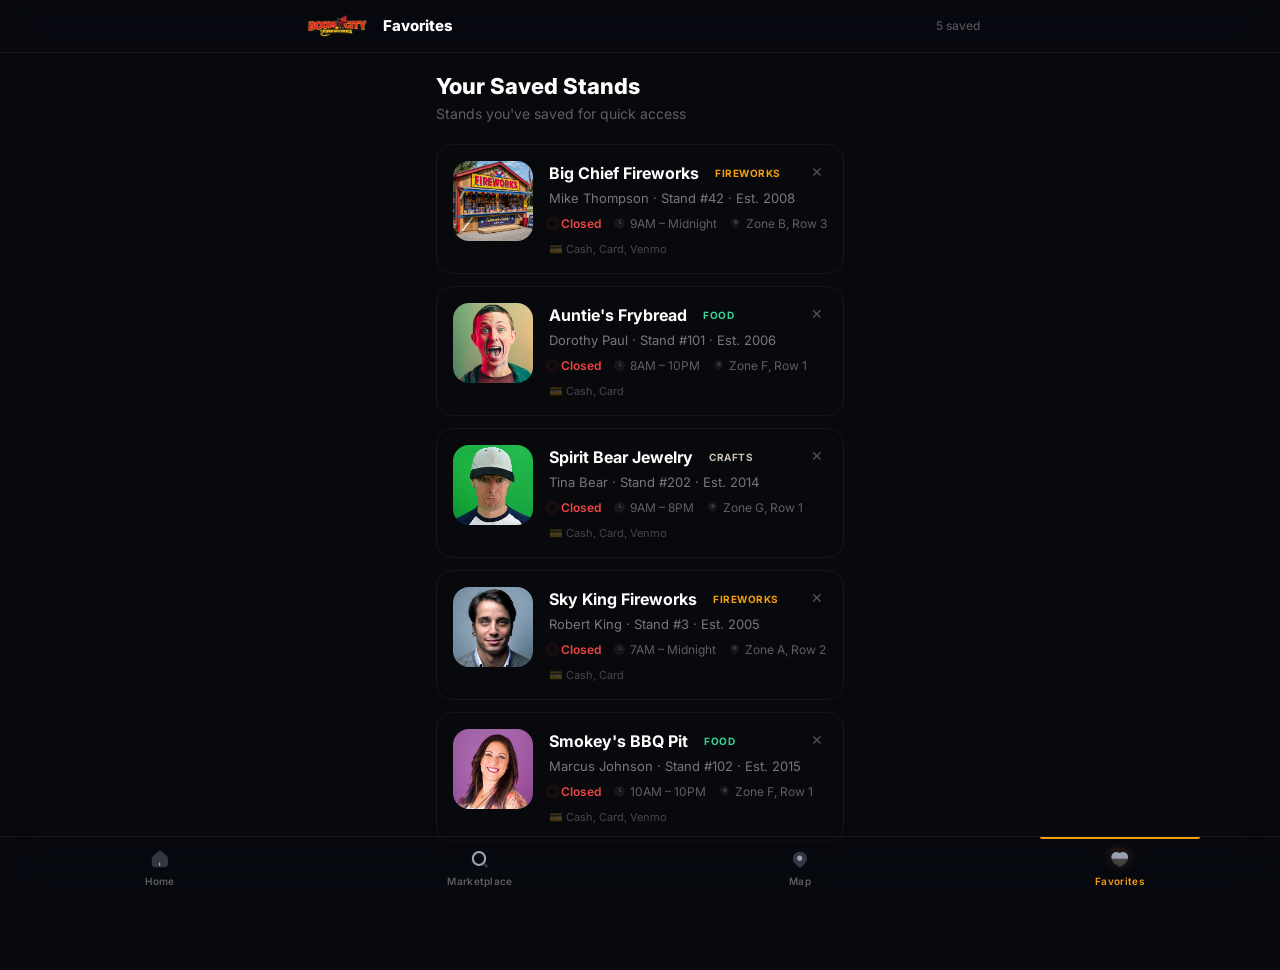
<file: favorites.html>
<!DOCTYPE html>
<html lang="en">
<head>
	<meta charset="utf-8" />
	<title>Favorites — Boom City Fireworks</title>
	<meta name="viewport" content="width=device-width, initial-scale=1, maximum-scale=1, viewport-fit=cover" />
	<meta name="mobile-web-app-capable" content="yes" />
	<meta name="apple-mobile-web-app-capable" content="yes" />
	<meta name="apple-mobile-web-app-status-bar-style" content="black-translucent" />
	<meta name="apple-mobile-web-app-title" content="Boom City" />
	<script>
		if (window.navigator.standalone === true) {
			document.documentElement.classList.add('ios-standalone');
		}
	</script>
	<meta name="description" content="Your saved favorite stands at Boom City Fireworks." />
	<link rel="stylesheet" href="https://fonts.googleapis.com/css?family=Inter:300,400,500,600,700,800,900" />
	<link href="assets/plugins/global/plugins.bundle.css" rel="stylesheet" type="text/css" />
	<link href="assets/css/style.bundle.css" rel="stylesheet" type="text/css" />
	<style>
		:root {
			--bc-nav-row-height: 64px;
			--bc-nav-safe-area: env(safe-area-inset-bottom, 0px);
			--bc-nav-clearance: calc(104px + var(--bc-nav-safe-area));
			--bc-content-clearance: calc(128px + var(--bc-nav-safe-area));
		}
		@media (display-mode: standalone), (display-mode: fullscreen) {
			:root { --bc-nav-safe-area: max(env(safe-area-inset-bottom, 0px), 34px); }
		}
		html.ios-standalone {
			--bc-nav-safe-area: max(env(safe-area-inset-bottom, 0px), 34px);
		}
		* { box-sizing: border-box; }
		h1, h2, h3, h4, h5, h6, .h1, .h2, .h3, .h4, .h5, .h6 { color: #fff !important; }
		body {
			margin: 0; padding: 0; font-family: 'Inter', sans-serif;
			background: #08090D !important; color: #fff;
			-webkit-font-smoothing: antialiased;
			padding-bottom: var(--bc-nav-clearance);
		}
		body *, .page, .wrapper, .content { background-color: transparent !important; }
		body { background: #08090D !important; }
		input, select, textarea { font-size: 16px !important; }

		/* ═══ Top Bar ═══ */
		.mp-topbar {
			position: sticky; top: 0; z-index: 100;
			background: rgba(8,9,13,0.92);
			-webkit-backdrop-filter: saturate(180%) blur(20px);
			backdrop-filter: saturate(180%) blur(20px);
			border-bottom: 1px solid rgba(255,255,255,0.06);
			padding: 12px 16px;
			padding-top: calc(12px + env(safe-area-inset-top, 0px));
		}
		.mp-topbar-inner { max-width: 680px; margin: 0 auto; }
		.mp-topbar-header {
			display: flex; align-items: center; justify-content: space-between;
		}
		.mp-topbar-logo {
			display: flex; align-items: center; gap: 8px;
			text-decoration: none; color: #fff;
			font-size: 15px; font-weight: 800;
		}
		.mp-topbar-logo img { height: 28px; }
		.mp-topbar-badge {
			font-size: 12px; color: rgba(255,255,255,0.3); font-weight: 500;
		}

		/* ═══ Page Content ═══ */
		.fav-page {
			max-width: 680px; margin: 0 auto;
			padding: 20px 16px var(--bc-content-clearance);
		}
		.fav-header {
			margin-bottom: 20px;
		}
		.fav-title {
			font-size: 22px; font-weight: 800; margin: 0 0 4px;
		}
		.fav-subtitle {
			font-size: 14px; color: rgba(255,255,255,0.35);
		}

		/* ═══ Favorite Cards (larger than marketplace) ═══ */
		.fav-list {
			display: flex; flex-direction: column; gap: 12px;
		}
		.fav-card {
			display: flex; gap: 16px;
			padding: 16px;
			background: rgba(255,255,255,0.03);
			border: 1px solid rgba(255,255,255,0.06);
			border-radius: 16px;
			text-decoration: none; color: #fff;
			transition: background 0.15s, border-color 0.15s, transform 0.15s;
			-webkit-tap-highlight-color: transparent;
			animation: fadeUp 0.3s ease both;
			position: relative;
		}
		.fav-card:hover {
			background: rgba(255,255,255,0.06);
			border-color: rgba(255,255,255,0.12);
		}
		.fav-card:active { transform: scale(0.985); }

		/* Photo — larger than marketplace cards */
		.fav-card-photo {
			width: 80px; height: 80px; border-radius: 16px;
			object-fit: cover; flex-shrink: 0;
			background: rgba(255,255,255,0.05);
		}

		.fav-card-body { flex: 1; min-width: 0; }
		.fav-card-top {
			display: flex; align-items: center; gap: 8px;
			margin-bottom: 4px;
		}
		.fav-card-name {
			font-size: 16px; font-weight: 700;
			white-space: nowrap; overflow: hidden; text-overflow: ellipsis;
		}
		.fav-card-tag {
			flex-shrink: 0;
			font-size: 10px; font-weight: 700; text-transform: uppercase;
			letter-spacing: 0.5px;
			padding: 2px 8px; border-radius: 6px;
		}
		.fav-card-tag.fireworks { background: rgba(245,158,11,0.12); color: #F59E0B; }
		.fav-card-tag.food { background: rgba(52,211,153,0.12); color: #34D399; }
		.fav-card-tag.crafts { background: rgba(190,184,170,0.12); color: #C9C0B2; }

		.fav-card-meta {
			font-size: 13px; color: rgba(255,255,255,0.45);
			margin-bottom: 6px;
		}
		.fav-card-details {
			display: flex; flex-wrap: wrap; gap: 12px;
			margin-bottom: 8px;
		}
		.fav-card-detail {
			display: flex; align-items: center; gap: 4px;
			font-size: 12px; color: rgba(255,255,255,0.35);
		}
		.fav-card-detail i { font-size: 13px; color: rgba(255,255,255,0.2); }
		.fav-card-status {
			display: inline-flex; align-items: center; gap: 5px;
			font-size: 12px; font-weight: 600;
		}
		.fav-card-status-dot {
			width: 7px; height: 7px; border-radius: 50%;
		}
		.fav-card-status-dot.open { background: #34D399; box-shadow: 0 0 6px rgba(52,211,153,0.5); }
		.fav-card-status-dot.closed { background: #EF4444; box-shadow: 0 0 6px rgba(239,68,68,0.4); }
		.fav-card-status.open { color: #34D399; }
		.fav-card-status.closed { color: #EF4444; }

		/* Remove button */
		.fav-remove {
			position: absolute; top: 12px; right: 12px;
			width: 28px; height: 28px;
			border-radius: 50%;
			background: rgba(255,255,255,0.06);
			border: none; color: rgba(255,255,255,0.3);
			font-size: 14px; cursor: pointer;
			display: flex; align-items: center; justify-content: center;
			transition: all 0.15s;
			-webkit-tap-highlight-color: transparent;
		}
		.fav-remove:hover {
			background: rgba(239,68,68,0.15); color: #EF4444;
		}

		/* Payment row */
		.fav-card-payment {
			font-size: 11px; color: rgba(255,255,255,0.25);
			margin-top: 2px;
		}

		/* ═══ Empty State ═══ */
		.fav-empty {
			text-align: center;
			padding: 80px 24px;
		}
		.fav-empty-icon {
			font-size: 56px; margin-bottom: 16px; display: block;
			opacity: 0.6;
		}
		.fav-empty-title {
			font-size: 20px; font-weight: 800; margin-bottom: 8px;
			color: rgba(255,255,255,0.7);
		}
		.fav-empty-sub {
			font-size: 14px; color: rgba(255,255,255,0.35);
			line-height: 1.5; max-width: 300px; margin: 0 auto 24px;
		}
		.fav-empty-cta {
			display: inline-flex; align-items: center; gap: 8px;
			background: rgba(245,158,11,0.12);
			border: 1px solid rgba(245,158,11,0.25);
			color: #F59E0B; font-size: 14px; font-weight: 700;
			padding: 12px 24px; border-radius: 50px;
			text-decoration: none;
			transition: all 0.15s;
			-webkit-tap-highlight-color: transparent;
		}
		.fav-empty-cta:hover {
			background: rgba(245,158,11,0.18);
			transform: translateY(-1px);
			color: #F59E0B;
		}

		@keyframes fadeUp {
			from { opacity: 0; transform: translateY(8px); }
			to { opacity: 1; transform: translateY(0); }
		}
		@keyframes removePop {
			0% { transform: scale(1); opacity: 1; }
			100% { transform: scale(0.9); opacity: 0; height: 0; padding: 0; margin: 0; border: 0; overflow: hidden; }
		}
		.fav-card.removing {
			animation: removePop 0.3s ease forwards;
		}
	</style>
	<link href="assets/css/boom-city-nav.css" rel="stylesheet" type="text/css" />
</head>
<body>

	<!-- Top Bar -->
	<div class="mp-topbar">
		<div class="mp-topbar-inner">
			<div class="mp-topbar-header">
				<a href="index.html" class="mp-topbar-logo">
					<img src="assets/media/boom-city/boom-city-logo.png" alt="Boom City" />
					Favorites
				</a>
				<span class="mp-topbar-badge" id="favCount"></span>
			</div>
		</div>
	</div>

	<!-- Content -->
	<div class="fav-page">
		<div class="fav-header">
			<h1 class="fav-title">Your Saved Stands</h1>
			<div class="fav-subtitle">Stands you've saved for quick access</div>
		</div>

		<div class="fav-list" id="favList"></div>

		<div class="fav-empty" id="emptyState" style="display:none;">
			<span class="fav-empty-icon">❤️</span>
			<div class="fav-empty-title">No favorites yet</div>
			<div class="fav-empty-sub">Save stands from the marketplace to build your personal shortlist for opening day.</div>
			<a href="marketplace.html" class="fav-empty-cta">
				<i class="ki-duotone ki-magnifier fs-4"><span class="path1"></span><span class="path2"></span></i>
				Browse Marketplace
			</a>
		</div>
	</div>


	<script src="assets/plugins/global/plugins.bundle.js"></script>
	<script src="assets/js/scripts.bundle.js"></script>
	<script src="assets/js/boom-city-nav.js"></script>
	<script>
	// ═══ ALL STANDS (shared data — same as marketplace) ═══
	var allStands = [
		{ id: "big-chief", name: "Big Chief Fireworks", num: 42, zone: "B", row: 3, cat: "fireworks", owner: "Mike Thompson", since: 2008, open: "09:00", close: "00:00", payment: "Cash, Card, Venmo", phone: "(360) 555-0142", photo: "assets/media/boom-city/big-chief-profile.png", link: "Stand/" },
		{ id: "eagle-thunder", name: "Eagle Thunder Fireworks", num: 15, zone: "A", row: 1, cat: "fireworks", owner: "James Red Elk", since: 2012, open: "08:00", close: "00:00", payment: "Cash, Card", phone: "(360) 555-0215", photo: "assets/media/avatars/300-1.jpg", link: "#" },
		{ id: "crazy-horse", name: "Crazy Horse Pyro", num: 88, zone: "C", row: 5, cat: "fireworks", owner: "Dan Whitehorse", since: 2015, open: "10:00", close: "23:00", payment: "Cash, Card, Zelle", phone: "(360) 555-0388", photo: "assets/media/avatars/300-2.jpg", link: "#" },
		{ id: "sky-king", name: "Sky King Fireworks", num: 3, zone: "A", row: 2, cat: "fireworks", owner: "Robert King", since: 2005, open: "07:00", close: "00:00", payment: "Cash, Card", phone: "(360) 555-0103", photo: "assets/media/avatars/300-5.jpg", link: "#" },
		{ id: "thunderbird", name: "Thunderbird Pyrotechnics", num: 27, zone: "B", row: 1, cat: "fireworks", owner: "Lisa Fryberg", since: 2018, open: "09:00", close: "23:30", payment: "Cash, Card, Venmo", phone: "(360) 555-0127", photo: "assets/media/avatars/300-6.jpg", link: "#" },
		{ id: "reservation-rockets", name: "Reservation Rockets", num: 51, zone: "B", row: 5, cat: "fireworks", owner: "Tommy Sheldon", since: 2010, open: "08:00", close: "00:00", payment: "Cash Only", phone: "(360) 555-0151", photo: "assets/media/avatars/300-11.jpg", link: "#" },
		{ id: "cedar-creek", name: "Cedar Creek Fireworks", num: 9, zone: "A", row: 4, cat: "fireworks", owner: "Maria Santos", since: 2019, open: "09:00", close: "23:00", payment: "Cash, Card", phone: "(360) 555-0109", photo: "assets/media/avatars/300-12.jpg", link: "#" },
		{ id: "wolf-pack", name: "Wolf Pack Pyro", num: 63, zone: "C", row: 2, cat: "fireworks", owner: "Kevin Wolf", since: 2016, open: "10:00", close: "00:00", payment: "Cash, Card, Apple Pay", phone: "(360) 555-0163", photo: "assets/media/avatars/300-13.jpg", link: "#" },
		{ id: "boom-town", name: "Boom Town Express", num: 71, zone: "C", row: 3, cat: "fireworks", owner: "Sarah Mitchell", since: 2020, open: "09:00", close: "23:00", payment: "Cash, Card", phone: "(360) 555-0171", photo: "assets/media/avatars/300-14.jpg", link: "#" },
		{ id: "firecracker-joes", name: "Firecracker Joe's", num: 35, zone: "B", row: 2, cat: "fireworks", owner: "Joe Martinez", since: 2007, open: "07:00", close: "00:00", payment: "Cash, Card, Venmo", phone: "(360) 555-0135", photo: "assets/media/avatars/300-17.jpg", link: "#" },
		{ id: "lucky-dragon", name: "Lucky Dragon Fireworks", num: 22, zone: "A", row: 6, cat: "fireworks", owner: "David Chen", since: 2014, open: "08:00", close: "00:00", payment: "Cash, Card", phone: "(360) 555-0122", photo: "assets/media/avatars/300-20.jpg", link: "#" },
		{ id: "spirit-fire", name: "Spirit Fire", num: 44, zone: "B", row: 4, cat: "fireworks", owner: "Nina Gobin", since: 2017, open: "09:00", close: "23:30", payment: "Cash, Card, Zelle", phone: "(360) 555-0144", photo: "assets/media/avatars/300-21.jpg", link: "#" },
		{ id: "red-hawk", name: "Red Hawk Fireworks", num: 7, zone: "A", row: 3, cat: "fireworks", owner: "Frank Redhawk", since: 2003, open: "06:00", close: "00:00", payment: "Cash", phone: "(360) 555-0107", photo: "assets/media/avatars/300-23.jpg", link: "#" },
		{ id: "salish-sparks", name: "Salish Sparks", num: 56, zone: "C", row: 1, cat: "fireworks", owner: "Amy Jefferson", since: 2021, open: "10:00", close: "23:00", payment: "Cash, Card, Venmo", phone: "(360) 555-0156", photo: "assets/media/avatars/300-24.jpg", link: "#" },
		{ id: "night-sky", name: "Night Sky Fireworks", num: 19, zone: "A", row: 5, cat: "fireworks", owner: "Chris Youngblood", since: 2011, open: "08:00", close: "00:00", payment: "Cash, Card", phone: "(360) 555-0119", photo: "assets/media/avatars/300-25.jpg", link: "#" },
		{ id: "patriot-pyro", name: "Patriot Pyro", num: 80, zone: "C", row: 4, cat: "fireworks", owner: "Brett Williams", since: 2022, open: "09:00", close: "23:00", payment: "Cash, Card", phone: "(360) 555-0180", photo: "assets/media/avatars/300-26.jpg", link: "#" },
		{ id: "aunties-frybread", name: "Auntie's Frybread", num: 101, zone: "F", row: 1, cat: "food", owner: "Dorothy Paul", since: 2006, open: "08:00", close: "22:00", payment: "Cash, Card", phone: "(360) 555-0201", photo: "assets/media/avatars/300-3.jpg", link: "#" },
		{ id: "smokeys-bbq", name: "Smokey's BBQ Pit", num: 102, zone: "F", row: 1, cat: "food", owner: "Marcus Johnson", since: 2015, open: "10:00", close: "22:00", payment: "Cash, Card, Venmo", phone: "(360) 555-0202", photo: "assets/media/avatars/300-4.jpg", link: "#" },
		{ id: "taco-loco", name: "Taco Loco", num: 103, zone: "F", row: 2, cat: "food", owner: "Carlos Mendez", since: 2018, open: "09:00", close: "23:00", payment: "Cash, Card", phone: "(360) 555-0203", photo: "assets/media/avatars/300-7.jpg", link: "#" },
		{ id: "salmon-nation", name: "Salmon Nation Grill", num: 104, zone: "F", row: 2, cat: "food", owner: "Ben Tulalip", since: 2010, open: "08:00", close: "22:00", payment: "Cash", phone: "(360) 555-0204", photo: "assets/media/avatars/300-8.jpg", link: "#" },
		{ id: "kettle-corn", name: "Kettle Corn Palace", num: 105, zone: "F", row: 3, cat: "food", owner: "Jenny Park", since: 2019, open: "07:00", close: "23:00", payment: "Cash, Card", phone: "(360) 555-0205", photo: "assets/media/avatars/300-9.jpg", link: "#" },
		{ id: "lemonade", name: "The Lemonade Stand", num: 106, zone: "F", row: 3, cat: "food", owner: "Tyler Brooks", since: 2023, open: "08:00", close: "22:00", payment: "Cash, Card, Venmo", phone: "(360) 555-0206", photo: "assets/media/avatars/300-10.jpg", link: "#" },
		{ id: "rez-dogs", name: "Rez Dogs & Burgers", num: 107, zone: "F", row: 4, cat: "food", owner: "Wayne Hillaire", since: 2009, open: "09:00", close: "23:00", payment: "Cash, Card", phone: "(360) 555-0207", photo: "assets/media/avatars/300-15.jpg", link: "#" },
		{ id: "shave-ice", name: "Shave Ice Paradise", num: 108, zone: "F", row: 4, cat: "food", owner: "Leilani Keahi", since: 2020, open: "10:00", close: "22:00", payment: "Cash, Card", phone: "(360) 555-0208", photo: "assets/media/avatars/300-16.jpg", link: "#" },
		{ id: "cedar-weavings", name: "Cedar Weavings", num: 201, zone: "G", row: 1, cat: "crafts", owner: "Susan Point", since: 2012, open: "09:00", close: "20:00", payment: "Cash, Card", phone: "(360) 555-0301", photo: "assets/media/avatars/300-18.jpg", link: "#" },
		{ id: "spirit-bear", name: "Spirit Bear Jewelry", num: 202, zone: "G", row: 1, cat: "crafts", owner: "Tina Bear", since: 2014, open: "09:00", close: "20:00", payment: "Cash, Card, Venmo", phone: "(360) 555-0302", photo: "assets/media/avatars/300-19.jpg", link: "#" },
		{ id: "dreamcatcher", name: "Dreamcatcher Designs", num: 203, zone: "G", row: 2, cat: "crafts", owner: "Rachel Whitefeather", since: 2017, open: "10:00", close: "19:00", payment: "Cash, Card", phone: "(360) 555-0303", photo: "assets/media/avatars/300-22.jpg", link: "#" },
		{ id: "totem-arts", name: "Totem Arts", num: 204, zone: "G", row: 2, cat: "crafts", owner: "Paul Carver", since: 2008, open: "09:00", close: "20:00", payment: "Cash", phone: "(360) 555-0304", photo: "assets/media/avatars/300-27.jpg", link: "#" },
		{ id: "coastal-creations", name: "Coastal Creations", num: 205, zone: "G", row: 3, cat: "crafts", owner: "Michelle Adams", since: 2021, open: "10:00", close: "19:00", payment: "Cash, Card, Venmo", phone: "(360) 555-0305", photo: "assets/media/avatars/300-28.jpg", link: "#" },
	];

	// ═══ FAVORITES (localStorage) ═══
	var STORAGE_KEY = 'boomcity_favorites';

	function getFavorites() {
		try { return JSON.parse(localStorage.getItem(STORAGE_KEY)) || []; }
		catch(e) { return []; }
	}

	function saveFavorites(ids) {
		localStorage.setItem(STORAGE_KEY, JSON.stringify(ids));
	}

	function removeFavorite(id) {
		var favs = getFavorites().filter(function(f) { return f !== id; });
		saveFavorites(favs);
		// Animate out
		var card = document.querySelector('[data-stand-id="' + id + '"]');
		if (card) {
			card.classList.add('removing');
			setTimeout(function() { renderFavorites(); }, 300);
		} else {
			renderFavorites();
		}
	}

	// ═══ HELPERS ═══
	function getStatus(s) {
		var now = new Date();
		var cur = now.getHours() * 60 + now.getMinutes();
		var op = parseInt(s.open.split(':')[0]) * 60 + parseInt(s.open.split(':')[1]);
		var cl = parseInt(s.close.split(':')[0]) * 60 + parseInt(s.close.split(':')[1]);
		if (cl <= op) return cur >= op || cur < cl;
		return cur >= op && cur < cl;
	}

	function formatTime(t) {
		var p = t.split(':');
		var h = parseInt(p[0]); var m = parseInt(p[1] || 0);
		if (h === 0 && m === 0) return 'Midnight';
		if (h === 12 && m === 0) return 'Noon';
		var suf = h >= 12 ? 'PM' : 'AM';
		var hr = h % 12 || 12;
		return m > 0 ? hr + ':' + String(m).padStart(2, '0') + suf : hr + suf;
	}

	function catLabel(cat) {
		return cat === 'fireworks' ? 'Fireworks' : cat === 'food' ? 'Food' : 'Crafts';
	}

	// ═══ RENDER ═══
	function renderFavorites() {
		var favIds = getFavorites();
		var favStands = [];

		// Preserve order they were favorited
		favIds.forEach(function(id) {
			var s = allStands.find(function(st) { return st.id === id; });
			if (s) favStands.push(s);
		});

		// Update counter
		document.getElementById('favCount').textContent = favStands.length > 0
			? favStands.length + ' saved' : '';

		var list = document.getElementById('favList');
		var empty = document.getElementById('emptyState');

		if (favStands.length === 0) {
			list.innerHTML = '';
			empty.style.display = 'block';
			return;
		}
		empty.style.display = 'none';

		var html = '';
		favStands.forEach(function(s, i) {
			var isOpen = getStatus(s);
			var sc = isOpen ? 'open' : 'closed';
			var st = isOpen ? 'Open Now' : 'Closed';
			var hours = formatTime(s.open) + ' – ' + formatTime(s.close);
			var delay = Math.min(i * 40, 300);

			html += '<div class="fav-card" data-stand-id="' + s.id + '" style="animation-delay:' + delay + 'ms">' +
				'<button class="fav-remove" onclick="event.stopPropagation(); removeFavorite(\'' + s.id + '\')" title="Remove from favorites">✕</button>' +
				'<a href="' + s.link + '" style="display:flex;gap:16px;text-decoration:none;color:#fff;flex:1;min-width:0;">' +
					'<img class="fav-card-photo" src="' + s.photo + '" alt="' + s.name + '" loading="lazy" />' +
					'<div class="fav-card-body">' +
						'<div class="fav-card-top">' +
							'<span class="fav-card-name">' + s.name + '</span>' +
							'<span class="fav-card-tag ' + s.cat + '">' + catLabel(s.cat) + '</span>' +
						'</div>' +
						'<div class="fav-card-meta">' + s.owner + ' · Stand #' + s.num + ' · Est. ' + s.since + '</div>' +
						'<div class="fav-card-details">' +
							'<span class="fav-card-status ' + sc + '">' +
								'<span class="fav-card-status-dot ' + sc + '"></span> ' + st +
							'</span>' +
							'<span class="fav-card-detail">' +
								'<i class="ki-duotone ki-time"><span class="path1"></span><span class="path2"></span></i> ' + hours +
							'</span>' +
							'<span class="fav-card-detail">' +
								'<i class="ki-duotone ki-geolocation"><span class="path1"></span><span class="path2"></span></i> Zone ' + s.zone + ', Row ' + s.row +
							'</span>' +
						'</div>' +
						'<div class="fav-card-payment">💳 ' + s.payment + '</div>' +
					'</div>' +
				'</a>' +
			'</div>';
		});

		list.innerHTML = html;
	}

	// ═══ SEED DEMO FAVORITES ═══
	// If first visit, seed a few favorites to show the UI
	if (!localStorage.getItem(STORAGE_KEY)) {
		saveFavorites(['big-chief', 'aunties-frybread', 'spirit-bear', 'sky-king', 'smokeys-bbq']);
	}

	renderFavorites();
	</script>
</body>
</html>
</file>
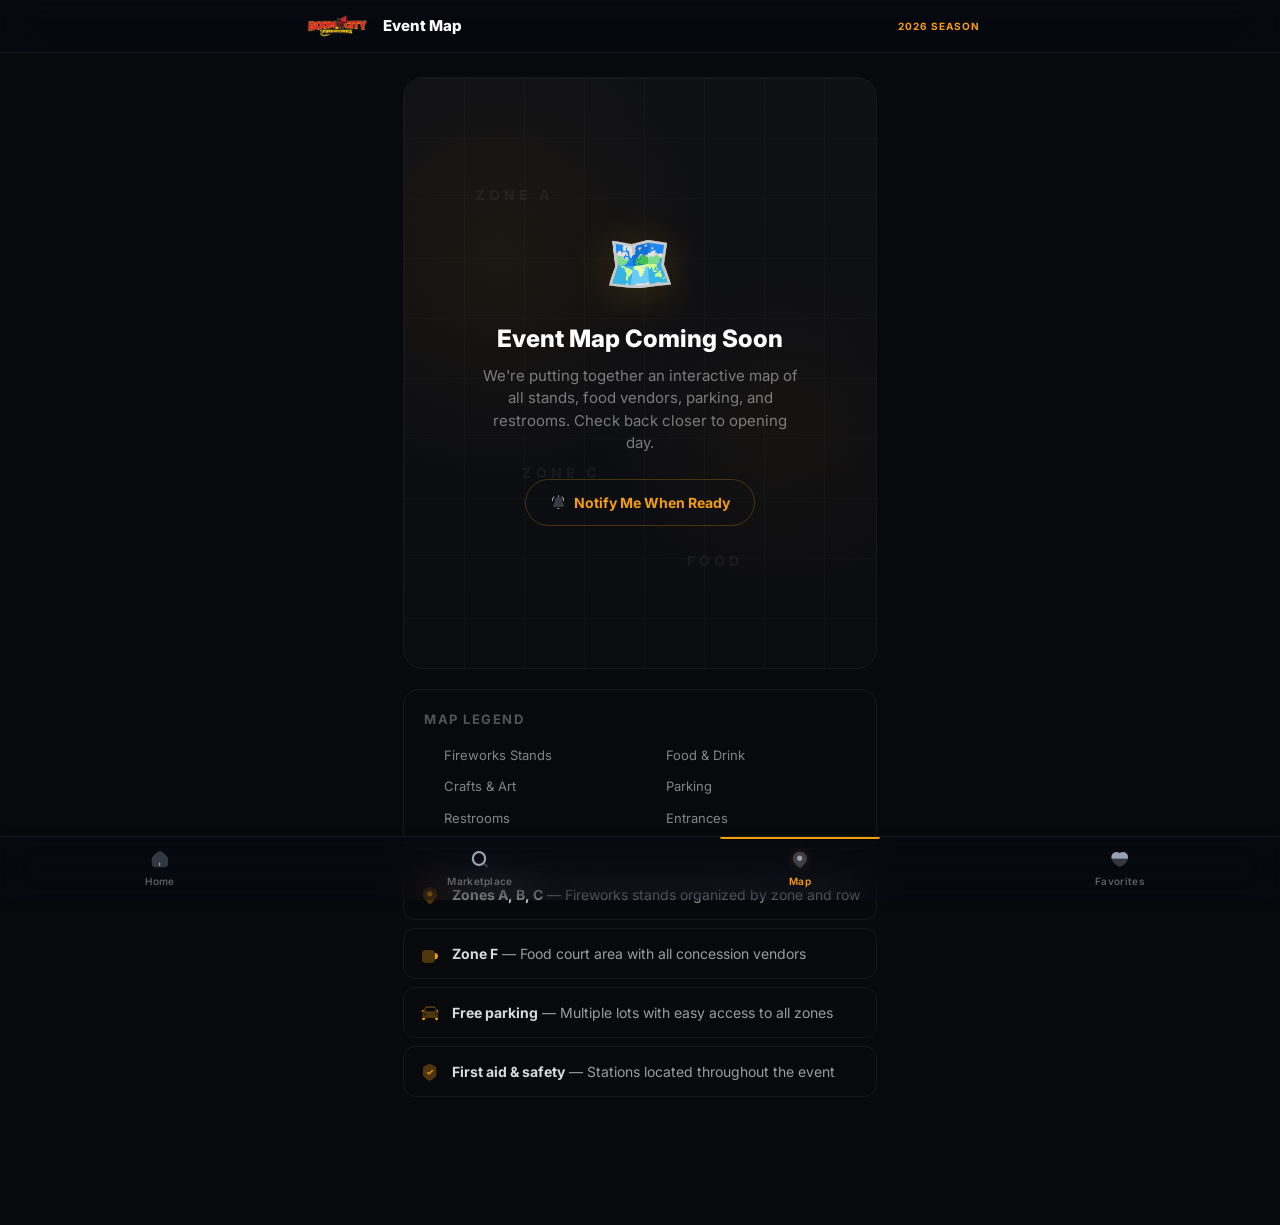
<file: map.html>
<!DOCTYPE html>
<html lang="en">
<head>
	<meta charset="utf-8" />
	<title>Map — Boom City Fireworks</title>
	<meta name="viewport" content="width=device-width, initial-scale=1, maximum-scale=1, viewport-fit=cover" />
	<meta name="mobile-web-app-capable" content="yes" />
	<meta name="apple-mobile-web-app-capable" content="yes" />
	<meta name="apple-mobile-web-app-status-bar-style" content="black-translucent" />
	<meta name="apple-mobile-web-app-title" content="Boom City" />
	<script>
		if (window.navigator.standalone === true) {
			document.documentElement.classList.add('ios-standalone');
		}
	</script>
	<meta name="description" content="Interactive map of Boom City Fireworks on the Tulalip Reservation. Find stands, food vendors, parking, and restrooms." />
	<link rel="stylesheet" href="https://fonts.googleapis.com/css?family=Inter:300,400,500,600,700,800,900" />
	<link href="assets/plugins/global/plugins.bundle.css" rel="stylesheet" type="text/css" />
	<link href="assets/css/style.bundle.css" rel="stylesheet" type="text/css" />
	<style>
		:root {
			--bc-nav-row-height: 64px;
			--bc-nav-safe-area: env(safe-area-inset-bottom, 0px);
			--bc-nav-clearance: calc(104px + var(--bc-nav-safe-area));
			--bc-content-clearance: calc(128px + var(--bc-nav-safe-area));
		}
		@media (display-mode: standalone), (display-mode: fullscreen) {
			:root { --bc-nav-safe-area: max(env(safe-area-inset-bottom, 0px), 34px); }
		}
		html.ios-standalone {
			--bc-nav-safe-area: max(env(safe-area-inset-bottom, 0px), 34px);
		}
		* { box-sizing: border-box; }
		h1, h2, h3, h4, h5, h6, .h1, .h2, .h3, .h4, .h5, .h6 { color: #fff !important; }
		body {
			margin: 0; padding: 0; font-family: 'Inter', sans-serif;
			background: #08090D !important; color: #fff;
			-webkit-font-smoothing: antialiased;
			padding-bottom: var(--bc-nav-clearance);
		}
		body *, .page, .wrapper, .content { background-color: transparent !important; }
		body { background: #08090D !important; }

		/* ═══ Top Bar ═══ */
		.mp-topbar {
			position: sticky; top: 0; z-index: 100;
			background: rgba(8,9,13,0.92);
			-webkit-backdrop-filter: saturate(180%) blur(20px);
			backdrop-filter: saturate(180%) blur(20px);
			border-bottom: 1px solid rgba(255,255,255,0.06);
			padding: 12px 16px;
			padding-top: calc(12px + env(safe-area-inset-top, 0px));
		}
		.mp-topbar-inner { max-width: 680px; margin: 0 auto; }
		.mp-topbar-header {
			display: flex; align-items: center; justify-content: space-between;
		}
		.mp-topbar-logo {
			display: flex; align-items: center; gap: 8px;
			text-decoration: none; color: #fff;
			font-size: 15px; font-weight: 800;
		}
		.mp-topbar-logo img { height: 28px; }
		.mp-topbar-badge {
			font-size: 10px; font-weight: 700; text-transform: uppercase;
			letter-spacing: 1px; color: #F59E0B;
		}

		/* ═══ Map Container ═══ */
		.map-page {
			max-width: 680px; margin: 0 auto;
			padding: 24px 16px var(--bc-content-clearance);
		}

		/* Coming soon card */
		.map-coming-soon {
			position: relative;
			border-radius: 20px;
			overflow: hidden;
			border: 1px solid rgba(255,255,255,0.06);
			margin-bottom: 20px;
		}
		.map-placeholder {
			width: 100%;
			aspect-ratio: 4/5;
			background:
				radial-gradient(circle at 20% 30%, rgba(245,158,11,0.06) 0%, transparent 40%),
				radial-gradient(circle at 80% 60%, rgba(245,158,11,0.04) 0%, transparent 35%),
				linear-gradient(180deg, rgba(255,255,255,0.03) 0%, rgba(255,255,255,0.01) 100%);
			display: flex;
			flex-direction: column;
			align-items: center;
			justify-content: center;
			text-align: center;
			padding: 40px 24px;
		}
		/* Fake map grid lines */
		.map-placeholder::before {
			content: '';
			position: absolute; inset: 0;
			background-image:
				linear-gradient(rgba(255,255,255,0.02) 1px, transparent 1px),
				linear-gradient(90deg, rgba(255,255,255,0.02) 1px, transparent 1px);
			background-size: 60px 60px;
			pointer-events: none;
		}
		/* Fake zone labels */
		.map-zones {
			position: absolute; inset: 0; pointer-events: none;
		}
		.map-zone-label {
			position: absolute;
			font-size: 14px; font-weight: 800;
			color: rgba(255,255,255,0.05);
			letter-spacing: 4px;
		}
		.map-zone-label.z-a { top: 18%; left: 15%; }
		.map-zone-label.z-b { top: 42%; left: 55%; }
		.map-zone-label.z-c { top: 65%; left: 25%; }
		.map-zone-label.z-f { top: 80%; left: 60%; }

		/* Fake dots for stand positions */
		.map-dots {
			position: absolute; inset: 0; pointer-events: none;
		}
		.map-dot {
			position: absolute;
			width: 6px; height: 6px;
			border-radius: 50%;
			background: rgba(245,158,11,0.15);
		}

		.map-icon {
			font-size: 56px; margin-bottom: 16px;
			filter: drop-shadow(0 4px 20px rgba(245,158,11,0.2));
			position: relative; z-index: 1;
		}
		.map-title {
			font-size: 24px; font-weight: 800; margin-bottom: 8px;
			position: relative; z-index: 1;
		}
		.map-subtitle {
			font-size: 15px; color: rgba(255,255,255,0.45);
			line-height: 1.5; max-width: 320px;
			position: relative; z-index: 1;
			margin-bottom: 24px;
		}
		.map-notify-btn {
			display: inline-flex; align-items: center; gap: 8px;
			background: rgba(245,158,11,0.12);
			border: 1px solid rgba(245,158,11,0.25);
			color: #F59E0B; font-size: 14px; font-weight: 700;
			padding: 12px 24px; border-radius: 50px;
			cursor: pointer; transition: all 0.15s;
			position: relative; z-index: 1;
			-webkit-tap-highlight-color: transparent;
		}
		.map-notify-btn:hover {
			background: rgba(245,158,11,0.18);
			transform: translateY(-1px);
		}
		.map-notify-btn:active { transform: scale(0.97); }
		.map-notify-btn.done {
			background: rgba(52,211,153,0.12);
			border-color: rgba(52,211,153,0.25);
			color: #34D399;
		}

		/* ═══ Zone Legend ═══ */
		.map-legend {
			border-radius: 16px;
			border: 1px solid rgba(255,255,255,0.06);
			background: rgba(255,255,255,0.03);
			padding: 20px;
			margin-bottom: 20px;
		}
		.map-legend-title {
			font-size: 13px; font-weight: 700; text-transform: uppercase;
			letter-spacing: 1.5px; color: rgba(255,255,255,0.3);
			margin-bottom: 16px;
		}
		.map-legend-grid {
			display: grid;
			grid-template-columns: 1fr 1fr;
			gap: 12px;
		}
		.map-legend-item {
			display: flex; align-items: center; gap: 10px;
		}
		.map-legend-dot {
			width: 10px; height: 10px; border-radius: 50%; flex-shrink: 0;
		}
		.map-legend-dot.fw { background: #F59E0B; }
		.map-legend-dot.fd { background: #34D399; }
		.map-legend-dot.cr { background: #B8B0A4; }
		.map-legend-dot.pk { background: #60A5FA; }
		.map-legend-dot.rr { background: #FB7185; }
		.map-legend-dot.en { background: #FBBF24; }
		.map-legend-label { font-size: 13px; color: rgba(255,255,255,0.5); }

		/* ═══ Quick Facts ═══ */
		.map-facts {
			display: flex; flex-direction: column; gap: 8px;
		}
		.map-fact {
			display: flex; align-items: center; gap: 12px;
			padding: 14px 16px;
			border-radius: 12px;
			border: 1px solid rgba(255,255,255,0.06);
			background: rgba(255,255,255,0.03);
		}
		.map-fact i { font-size: 20px; color: #F59E0B; flex-shrink: 0; }
		.map-fact-text { font-size: 14px; color: rgba(255,255,255,0.6); }
		.map-fact-text strong { color: rgba(255,255,255,0.85); font-weight: 700; }

	</style>
	<link href="assets/css/boom-city-nav.css" rel="stylesheet" type="text/css" />
</head>
<body>

	<!-- Top Bar -->
	<div class="mp-topbar">
		<div class="mp-topbar-inner">
			<div class="mp-topbar-header">
				<a href="index.html" class="mp-topbar-logo">
					<img src="assets/media/boom-city/boom-city-logo.png" alt="Boom City" />
					Event Map
				</a>
				<span class="mp-topbar-badge">2026 Season</span>
			</div>
		</div>
	</div>

	<div class="map-page">
		<!-- Map Placeholder -->
		<div class="map-coming-soon">
			<div class="map-placeholder">
				<!-- Fake zone labels in background -->
				<div class="map-zones">
					<span class="map-zone-label z-a">ZONE A</span>
					<span class="map-zone-label z-b">ZONE B</span>
					<span class="map-zone-label z-c">ZONE C</span>
					<span class="map-zone-label z-f">FOOD</span>
				</div>
				<!-- Scattered dots -->
				<div class="map-dots">
					<span class="map-dot" style="top:15%;left:20%"></span>
					<span class="map-dot" style="top:22%;left:28%"></span>
					<span class="map-dot" style="top:18%;left:36%"></span>
					<span class="map-dot" style="top:30%;left:12%"></span>
					<span class="map-dot" style="top:35%;left:45%"></span>
					<span class="map-dot" style="top:40%;left:60%"></span>
					<span class="map-dot" style="top:45%;left:52%"></span>
					<span class="map-dot" style="top:50%;left:70%"></span>
					<span class="map-dot" style="top:55%;left:38%"></span>
					<span class="map-dot" style="top:60%;left:22%"></span>
					<span class="map-dot" style="top:65%;left:30%"></span>
					<span class="map-dot" style="top:70%;left:55%"></span>
					<span class="map-dot" style="top:75%;left:65%"></span>
					<span class="map-dot" style="top:82%;left:48%"></span>
				</div>
				<div class="map-icon">🗺️</div>
				<div class="map-title">Event Map Coming Soon</div>
				<div class="map-subtitle">We're putting together an interactive map of all stands, food vendors, parking, and restrooms. Check back closer to opening day.</div>
				<button class="map-notify-btn" id="notifyBtn" onclick="notifyMe()">
					<i class="ki-duotone ki-notification-on fs-4"><span class="path1"></span><span class="path2"></span><span class="path3"></span><span class="path4"></span><span class="path5"></span></i>
					Notify Me When Ready
				</button>
			</div>
		</div>

		<!-- Zone Legend -->
		<div class="map-legend">
			<div class="map-legend-title">Map Legend</div>
			<div class="map-legend-grid">
				<div class="map-legend-item">
					<span class="map-legend-dot fw"></span>
					<span class="map-legend-label">Fireworks Stands</span>
				</div>
				<div class="map-legend-item">
					<span class="map-legend-dot fd"></span>
					<span class="map-legend-label">Food & Drink</span>
				</div>
				<div class="map-legend-item">
					<span class="map-legend-dot cr"></span>
					<span class="map-legend-label">Crafts & Art</span>
				</div>
				<div class="map-legend-item">
					<span class="map-legend-dot pk"></span>
					<span class="map-legend-label">Parking</span>
				</div>
				<div class="map-legend-item">
					<span class="map-legend-dot rr"></span>
					<span class="map-legend-label">Restrooms</span>
				</div>
				<div class="map-legend-item">
					<span class="map-legend-dot en"></span>
					<span class="map-legend-label">Entrances</span>
				</div>
			</div>
		</div>

		<!-- Quick Facts -->
		<div class="map-facts">
			<div class="map-fact">
				<i class="ki-duotone ki-geolocation"><span class="path1"></span><span class="path2"></span></i>
				<div class="map-fact-text"><strong>Zones A, B, C</strong> — Fireworks stands organized by zone and row</div>
			</div>
			<div class="map-fact">
				<i class="ki-duotone ki-coffee"><span class="path1"></span><span class="path2"></span></i>
				<div class="map-fact-text"><strong>Zone F</strong> — Food court area with all concession vendors</div>
			</div>
			<div class="map-fact">
				<i class="ki-duotone ki-car-2"><span class="path1"></span><span class="path2"></span><span class="path3"></span><span class="path4"></span><span class="path5"></span></i>
				<div class="map-fact-text"><strong>Free parking</strong> — Multiple lots with easy access to all zones</div>
			</div>
			<div class="map-fact">
				<i class="ki-duotone ki-shield-tick"><span class="path1"></span><span class="path2"></span></i>
				<div class="map-fact-text"><strong>First aid & safety</strong> — Stations located throughout the event</div>
			</div>
		</div>
	</div>


	<script src="assets/plugins/global/plugins.bundle.js"></script>
	<script src="assets/js/scripts.bundle.js"></script>
	<script src="assets/js/boom-city-nav.js"></script>
	<script>
	function notifyMe() {
		var btn = document.getElementById('notifyBtn');
		btn.classList.add('done');
		btn.innerHTML = '<i class="ki-duotone ki-check fs-4"><span class="path1"></span><span class="path2"></span></i> We\'ll Let You Know!';
		btn.onclick = null;
		btn.style.cursor = 'default';
	}
	</script>
</body>
</html>
</file>
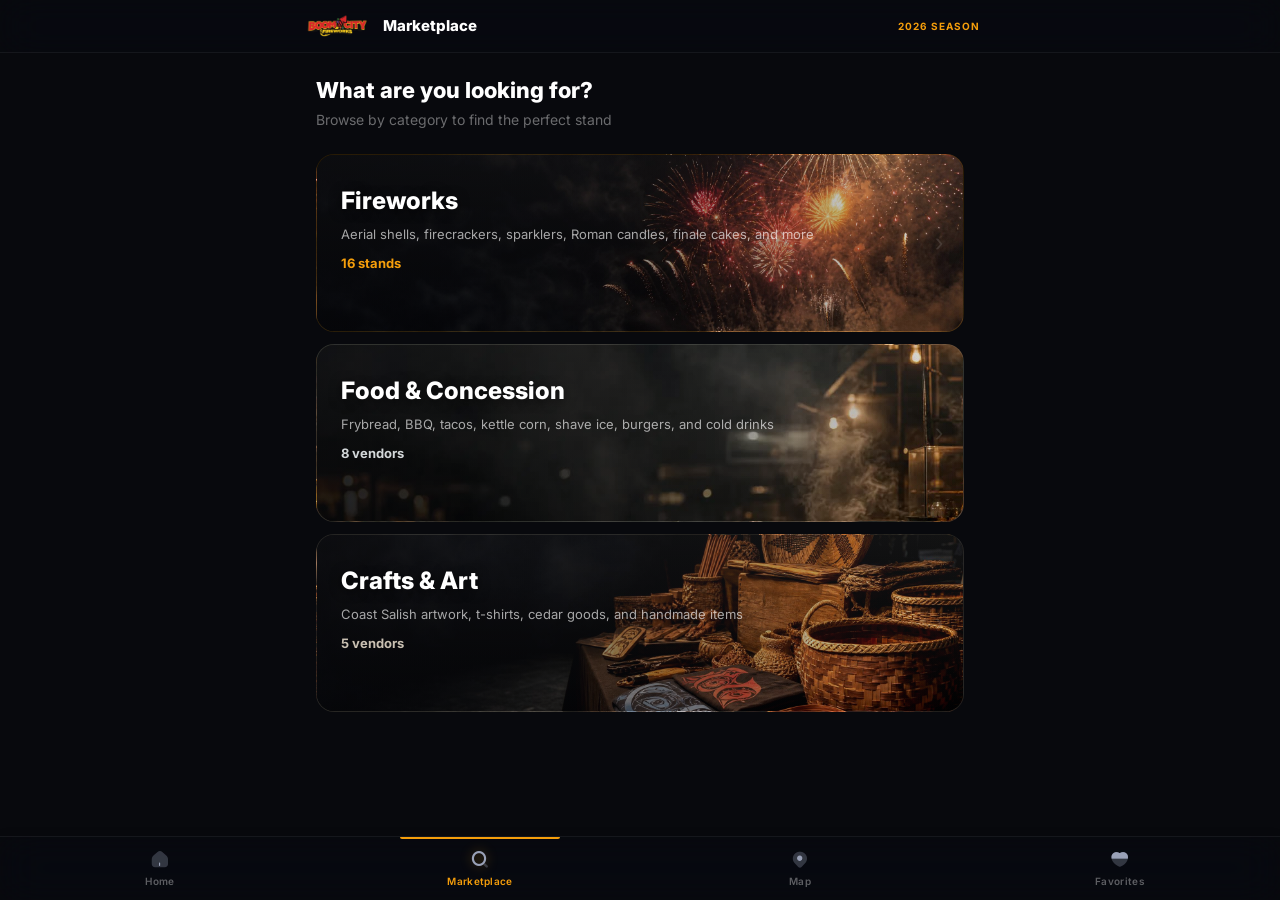
<file: marketplace.html>
<!DOCTYPE html>
<html lang="en">
<head>
	<meta charset="utf-8" />
	<title>Marketplace — Boom City Fireworks</title>
	<meta name="viewport" content="width=device-width, initial-scale=1, maximum-scale=1, viewport-fit=cover" />
	<meta name="mobile-web-app-capable" content="yes" />
	<meta name="apple-mobile-web-app-capable" content="yes" />
	<meta name="apple-mobile-web-app-status-bar-style" content="black-translucent" />
	<meta name="apple-mobile-web-app-title" content="Boom City" />
	<script>
		if (window.navigator.standalone === true) {
			document.documentElement.classList.add('ios-standalone');
		}
	</script>
	<meta name="description" content="Browse all fireworks stands, food vendors, and craft booths at Boom City on the Tulalip Reservation." />
	<link rel="stylesheet" href="https://fonts.googleapis.com/css?family=Inter:300,400,500,600,700,800,900" />
	<link href="assets/plugins/global/plugins.bundle.css" rel="stylesheet" type="text/css" />
	<link href="assets/css/style.bundle.css" rel="stylesheet" type="text/css" />
	<style>
		:root {
			--bc-nav-row-height: 64px;
			--bc-nav-safe-area: env(safe-area-inset-bottom, 0px);
			--bc-nav-clearance: calc(104px + var(--bc-nav-safe-area));
			--bc-content-clearance: calc(128px + var(--bc-nav-safe-area));
		}
		@media (display-mode: standalone), (display-mode: fullscreen) {
			:root { --bc-nav-safe-area: max(env(safe-area-inset-bottom, 0px), 34px); }
		}
		html.ios-standalone {
			--bc-nav-safe-area: max(env(safe-area-inset-bottom, 0px), 34px);
		}
		* { box-sizing: border-box; }
		h1, h2, h3, h4, h5, h6, .h1, .h2, .h3, .h4, .h5, .h6 { color: #fff !important; }
		body {
			margin: 0; padding: 0; font-family: 'Inter', sans-serif;
			background: #08090D !important; color: #fff;
			-webkit-font-smoothing: antialiased;
			padding-bottom: var(--bc-nav-clearance);
		}
		body *, .page, .wrapper, .content { background-color: transparent !important; }
		body { background: #08090D !important; }
		/* Prevent iOS zoom on input focus */
		input, select, textarea { font-size: 16px !important; }

		/* ═══ Top Bar ═══ */
		.mp-topbar {
			position: sticky; top: 0; z-index: 100;
			background: rgba(8,9,13,0.92);
			-webkit-backdrop-filter: saturate(180%) blur(20px);
			backdrop-filter: saturate(180%) blur(20px);
			border-bottom: 1px solid rgba(255,255,255,0.06);
			padding: 12px 16px;
			padding-top: calc(12px + env(safe-area-inset-top, 0px));
		}
		.mp-topbar-inner { max-width: 680px; margin: 0 auto; }
		.mp-topbar-header {
			display: flex; align-items: center; justify-content: space-between;
		}
		.mp-topbar-logo {
			display: flex; align-items: center; gap: 8px;
			text-decoration: none; color: #fff;
			font-size: 15px; font-weight: 800;
		}
		.mp-topbar-logo img { height: 28px; }
		.mp-topbar-badge {
			font-size: 10px; font-weight: 700; text-transform: uppercase;
			letter-spacing: 1px; color: #F59E0B;
		}
		/* Back button (shown in list view) */
		.mp-back {
			display: flex; align-items: center; gap: 6px;
			color: rgba(255,255,255,0.5); text-decoration: none;
			font-size: 14px; font-weight: 600;
			transition: color 0.15s;
			-webkit-tap-highlight-color: transparent;
		}
		.mp-back:hover { color: rgba(255,255,255,0.8); }

		/* ═══ Search (list view only) ═══ */
		.mp-search {
			position: relative;
			margin-top: 12px;
		}
		.mp-search-icon {
			position: absolute; left: 14px; top: 50%; transform: translateY(-50%);
			color: rgba(255,255,255,0.3); font-size: 16px; pointer-events: none;
		}
		.mp-search-input {
			width: 100%;
			background: rgba(255,255,255,0.06);
			border: 1px solid rgba(255,255,255,0.08);
			border-radius: 12px;
			padding: 12px 42px 12px 42px;
			color: #fff; font-family: 'Inter', sans-serif;
			outline: none;
			transition: border-color 0.2s, background 0.2s;
		}
		.mp-search-input:focus {
			border-color: rgba(255,255,255,0.2);
			background: rgba(255,255,255,0.08);
		}
		.mp-search-input::placeholder { color: rgba(255,255,255,0.3); }
		.mp-search-clear {
			position: absolute; right: 12px; top: 50%; transform: translateY(-50%);
			background: rgba(255,255,255,0.1); border: none; border-radius: 50%;
			width: 24px; height: 24px; color: rgba(255,255,255,0.5);
			font-size: 14px; cursor: pointer; display: none;
			align-items: center; justify-content: center;
		}
		.mp-search-clear.visible { display: flex; }

		/* ═══ Category Picker (landing view) ═══ */
		.mp-categories {
			max-width: 680px; margin: 0 auto;
			padding: 24px 16px var(--bc-content-clearance);
		}
		.mp-cat-heading {
			font-size: 22px; font-weight: 800; margin-bottom: 6px;
			color: #fff !important;
		}
		.mp-cat-sub {
			font-size: 14px; color: rgba(255,255,255,0.4); margin-bottom: 24px;
		}
		.mp-cat-grid {
			display: flex; flex-direction: column; gap: 12px;
		}
		.mp-cat-card {
			position: relative;
			border-radius: 18px;
			padding: 28px 24px 24px;
			min-height: 178px;
			cursor: pointer;
			overflow: hidden;
			transition: transform 0.15s, box-shadow 0.15s;
			-webkit-tap-highlight-color: transparent;
			border: 1px solid rgba(255,255,255,0.08);
			background-position: center;
			background-size: cover;
			isolation: isolate;
		}
		.mp-cat-card::before {
			content: '';
			position: absolute;
			inset: 0;
			z-index: -2;
			background: inherit;
			filter: saturate(1) contrast(1.05) brightness(1.02);
			transform: scale(1.02);
		}
		.mp-cat-card::after {
			content: '';
			position: absolute;
			inset: 0;
			z-index: -1;
			background:
				linear-gradient(90deg, rgba(8,9,13,0.68) 0%, rgba(8,9,13,0.42) 54%, rgba(8,9,13,0.12) 100%),
				linear-gradient(180deg, rgba(255,255,255,0.08) 0%, rgba(0,0,0,0.08) 100%);
		}
		.mp-cat-card:hover { transform: translateY(-2px); box-shadow: 0 8px 30px rgba(0,0,0,0.3); }
		.mp-cat-card:active { transform: scale(0.98); }
		.mp-cat-card.fireworks {
			background-image: url('assets/media/boom-city/categories/fireworks-bg.jpg');
			border-color: rgba(245,158,11,0.15);
		}
		.mp-cat-card.food {
			background-image: url('assets/media/boom-city/categories/food-bg.jpg');
			border-color: rgba(180,185,186,0.16);
		}
		.mp-cat-card.crafts {
			background-image: url('assets/media/boom-city/categories/crafts-bg.jpg');
			border-color: rgba(190,184,170,0.16);
		}
		.mp-cat-title {
			font-size: 24px; font-weight: 800; margin-bottom: 6px;
			text-shadow: 0 2px 12px rgba(0,0,0,0.65);
		}
		.mp-cat-desc {
			max-width: 82%;
			font-size: 13px; color: rgba(255,255,255,0.64); margin-bottom: 10px;
			line-height: 1.4;
		}
		.mp-cat-count {
			font-size: 13px; font-weight: 700;
		}
		.mp-cat-card.fireworks .mp-cat-count { color: #F59E0B; }
		.mp-cat-card.food .mp-cat-count { color: #D4D8DA; }
		.mp-cat-card.crafts .mp-cat-count { color: #C9C0B2; }
		.mp-cat-arrow {
			position: absolute;
			right: 20px; top: 50%; transform: translateY(-50%);
			font-size: 24px; color: rgba(255,255,255,0.12);
		}

		/* ═══ List View ═══ */
		.mp-list-view { display: none; }
		.mp-list-view.active { display: block; }
		.mp-cat-view.hidden { display: none; }

		.mp-results-info {
			max-width: 680px; margin: 0 auto;
			padding: 16px 16px 8px;
			display: flex; align-items: center; justify-content: space-between;
		}
		.mp-results-count {
			font-size: 13px; color: rgba(255,255,255,0.35); font-weight: 500;
		}
		.mp-results-count strong { color: rgba(255,255,255,0.6); font-weight: 700; }
		.mp-sort {
			font-size: 12px; color: rgba(255,255,255,0.35);
			background: none; border: none; cursor: pointer;
			display: flex; align-items: center; gap: 4px;
			font-family: 'Inter', sans-serif; font-weight: 600;
		}
		.mp-sort:hover { color: rgba(255,255,255,0.6); }

		/* ═══ Stand Cards ═══ */
		.mp-list {
			max-width: 680px; margin: 0 auto;
			padding: 0 16px var(--bc-content-clearance);
			display: flex; flex-direction: column; gap: 8px;
		}
		.mp-card {
			display: flex; align-items: center; gap: 14px;
			padding: 14px;
			background: rgba(255,255,255,0.03);
			border: 1px solid rgba(255,255,255,0.06);
			border-radius: 14px;
			text-decoration: none; color: #fff;
			transition: background 0.15s, border-color 0.15s, transform 0.15s;
			-webkit-tap-highlight-color: transparent;
			animation: fadeUp 0.3s ease both;
		}
		.mp-card:hover {
			background: rgba(255,255,255,0.06);
			border-color: rgba(255,255,255,0.12);
		}
		.mp-card:active { transform: scale(0.985); }
		.mp-card-photo {
			width: 56px; height: 56px; border-radius: 14px;
			object-fit: cover; flex-shrink: 0;
			background: rgba(255,255,255,0.05);
		}
		.mp-card-body { flex: 1; min-width: 0; }
		.mp-card-top { display: flex; align-items: center; gap: 8px; margin-bottom: 2px; }
		.mp-card-name {
			font-size: 15px; font-weight: 700;
			white-space: nowrap; overflow: hidden; text-overflow: ellipsis;
		}
		.mp-card-meta {
			font-size: 12px; color: rgba(255,255,255,0.35);
			white-space: nowrap; overflow: hidden; text-overflow: ellipsis;
		}
		.mp-card-bottom {
			display: flex; align-items: center; gap: 10px; margin-top: 4px;
		}
		.mp-card-status {
			display: flex; align-items: center; gap: 4px;
			font-size: 11px; font-weight: 600;
		}
		.mp-card-status-dot {
			width: 6px; height: 6px; border-radius: 50%;
		}
		.mp-card-status-dot.open { background: #34D399; box-shadow: 0 0 6px rgba(52,211,153,0.5); }
		.mp-card-status-dot.closed { background: #EF4444; box-shadow: 0 0 6px rgba(239,68,68,0.4); }
		.mp-card-status.open { color: #34D399; }
		.mp-card-status.closed { color: #EF4444; }
		.mp-card-detail { font-size: 11px; color: rgba(255,255,255,0.25); }
		.mp-card-arrow {
			flex-shrink: 0; color: rgba(255,255,255,0.15);
			font-size: 18px; margin-left: auto;
		}

		/* ═══ Empty State ═══ */
		.mp-empty {
			text-align: center; padding: 60px 20px;
			color: rgba(255,255,255,0.3);
		}
		.mp-empty i { font-size: 40px; margin-bottom: 12px; display: block; color: rgba(255,255,255,0.15); }
		.mp-empty-title { font-size: 16px; font-weight: 700; margin-bottom: 4px; color: rgba(255,255,255,0.5); }
		.mp-empty-sub { font-size: 13px; }

		@keyframes fadeUp {
			from { opacity: 0; transform: translateY(8px); }
			to { opacity: 1; transform: translateY(0); }
		}
	</style>
	<link href="assets/css/boom-city-nav.css" rel="stylesheet" type="text/css" />
</head>
<body>

	<!-- Top Bar -->
	<div class="mp-topbar">
		<div class="mp-topbar-inner">
			<!-- Category view header -->
			<div class="mp-topbar-header" id="catHeader">
				<a href="index.html" class="mp-topbar-logo">
					<img src="assets/media/boom-city/boom-city-logo.png" alt="Boom City" />
					Marketplace
				</a>
				<span class="mp-topbar-badge">2026 Season</span>
			</div>
			<!-- List view header (hidden by default) -->
			<div class="mp-topbar-header" id="listHeader" style="display:none;">
				<a href="#" class="mp-back" onclick="showCategories(); return false;">
					<i class="ki-duotone ki-left fs-4"><span class="path1"></span><span class="path2"></span></i>
					All Categories
				</a>
				<span class="mp-topbar-badge" id="listBadge"></span>
			</div>
			<!-- Search (list view only) -->
			<div class="mp-search" id="searchBar" style="display:none;">
				<i class="ki-duotone ki-magnifier mp-search-icon"><span class="path1"></span><span class="path2"></span></i>
				<input class="mp-search-input" type="text" id="searchInput" placeholder="Search stands, owners..." autocomplete="off" />
				<button class="mp-search-clear" id="searchClear" onclick="clearSearch()">&times;</button>
			</div>
		</div>
	</div>

	<!-- CATEGORY PICKER VIEW -->
	<div class="mp-cat-view" id="catView">
		<div class="mp-categories">
			<h1 class="mp-cat-heading">What are you looking for?</h1>
			<p class="mp-cat-sub">Browse by category to find the perfect stand</p>
			<div class="mp-cat-grid">
				<div class="mp-cat-card fireworks" onclick="showCategory('fireworks')">
					<div class="mp-cat-title">Fireworks</div>
					<div class="mp-cat-desc">Aerial shells, firecrackers, sparklers, Roman candles, finale cakes, and more</div>
					<div class="mp-cat-count" id="catCountFireworks">0 stands</div>
					<span class="mp-cat-arrow">›</span>
				</div>
				<div class="mp-cat-card food" onclick="showCategory('food')">
					<div class="mp-cat-title">Food & Concession</div>
					<div class="mp-cat-desc">Frybread, BBQ, tacos, kettle corn, shave ice, burgers, and cold drinks</div>
					<div class="mp-cat-count" id="catCountFood">0 vendors</div>
					<span class="mp-cat-arrow">›</span>
				</div>
				<div class="mp-cat-card crafts" onclick="showCategory('crafts')">
					<div class="mp-cat-title">Crafts & Art</div>
					<div class="mp-cat-desc">Coast Salish artwork, t-shirts, cedar goods, and handmade items</div>
					<div class="mp-cat-count" id="catCountCrafts">0 vendors</div>
					<span class="mp-cat-arrow">›</span>
				</div>
			</div>
		</div>
	</div>

	<!-- LIST VIEW -->
	<div class="mp-list-view" id="listView">
		<div class="mp-results-info">
			<div class="mp-results-count" id="resultsCount"></div>
			<button class="mp-sort" onclick="toggleSort()">
				<i class="ki-duotone ki-arrow-up-down fs-7"><span class="path1"></span><span class="path2"></span></i>
				<span id="sortLabel">A–Z</span>
			</button>
		</div>
		<div class="mp-list" id="standList"></div>
		<div class="mp-empty" id="emptyState" style="display:none;">
			<i class="ki-duotone ki-magnifier"><span class="path1"></span><span class="path2"></span></i>
			<div class="mp-empty-title">No stands found</div>
			<div class="mp-empty-sub">Try a different search</div>
		</div>
	</div>


	<script src="assets/plugins/global/plugins.bundle.js"></script>
	<script src="assets/js/scripts.bundle.js"></script>
	<script src="assets/js/boom-city-nav.js"></script>
	<script>
	// ═══ DATA ═══
	var stands = [
		{ name: "Big Chief Fireworks", num: 42, zone: "B", row: 3, cat: "fireworks", owner: "Mike Thompson", since: 2008, open: "09:00", close: "00:00", payment: "Cash, Card, Venmo", photo: "assets/media/boom-city/big-chief-profile.png", link: "Stand/" },
		{ name: "Eagle Thunder Fireworks", num: 15, zone: "A", row: 1, cat: "fireworks", owner: "James Red Elk", since: 2012, open: "08:00", close: "00:00", payment: "Cash, Card", photo: "assets/media/avatars/300-1.jpg", link: "#" },
		{ name: "Crazy Horse Pyro", num: 88, zone: "C", row: 5, cat: "fireworks", owner: "Dan Whitehorse", since: 2015, open: "10:00", close: "23:00", payment: "Cash, Card, Zelle", photo: "assets/media/avatars/300-2.jpg", link: "#" },
		{ name: "Sky King Fireworks", num: 3, zone: "A", row: 2, cat: "fireworks", owner: "Robert King", since: 2005, open: "07:00", close: "00:00", payment: "Cash, Card", photo: "assets/media/avatars/300-5.jpg", link: "#" },
		{ name: "Thunderbird Pyrotechnics", num: 27, zone: "B", row: 1, cat: "fireworks", owner: "Lisa Fryberg", since: 2018, open: "09:00", close: "23:30", payment: "Cash, Card, Venmo", photo: "assets/media/avatars/300-6.jpg", link: "#" },
		{ name: "Reservation Rockets", num: 51, zone: "B", row: 5, cat: "fireworks", owner: "Tommy Sheldon", since: 2010, open: "08:00", close: "00:00", payment: "Cash Only", photo: "assets/media/avatars/300-11.jpg", link: "#" },
		{ name: "Cedar Creek Fireworks", num: 9, zone: "A", row: 4, cat: "fireworks", owner: "Maria Santos", since: 2019, open: "09:00", close: "23:00", payment: "Cash, Card", photo: "assets/media/avatars/300-12.jpg", link: "#" },
		{ name: "Wolf Pack Pyro", num: 63, zone: "C", row: 2, cat: "fireworks", owner: "Kevin Wolf", since: 2016, open: "10:00", close: "00:00", payment: "Cash, Card, Apple Pay", photo: "assets/media/avatars/300-13.jpg", link: "#" },
		{ name: "Boom Town Express", num: 71, zone: "C", row: 3, cat: "fireworks", owner: "Sarah Mitchell", since: 2020, open: "09:00", close: "23:00", payment: "Cash, Card", photo: "assets/media/avatars/300-14.jpg", link: "#" },
		{ name: "Firecracker Joe's", num: 35, zone: "B", row: 2, cat: "fireworks", owner: "Joe Martinez", since: 2007, open: "07:00", close: "00:00", payment: "Cash, Card, Venmo", photo: "assets/media/avatars/300-17.jpg", link: "#" },
		{ name: "Lucky Dragon Fireworks", num: 22, zone: "A", row: 6, cat: "fireworks", owner: "David Chen", since: 2014, open: "08:00", close: "00:00", payment: "Cash, Card", photo: "assets/media/avatars/300-20.jpg", link: "#" },
		{ name: "Spirit Fire", num: 44, zone: "B", row: 4, cat: "fireworks", owner: "Nina Gobin", since: 2017, open: "09:00", close: "23:30", payment: "Cash, Card, Zelle", photo: "assets/media/avatars/300-21.jpg", link: "#" },
		{ name: "Red Hawk Fireworks", num: 7, zone: "A", row: 3, cat: "fireworks", owner: "Frank Redhawk", since: 2003, open: "06:00", close: "00:00", payment: "Cash", photo: "assets/media/avatars/300-23.jpg", link: "#" },
		{ name: "Salish Sparks", num: 56, zone: "C", row: 1, cat: "fireworks", owner: "Amy Jefferson", since: 2021, open: "10:00", close: "23:00", payment: "Cash, Card, Venmo", photo: "assets/media/avatars/300-24.jpg", link: "#" },
		{ name: "Night Sky Fireworks", num: 19, zone: "A", row: 5, cat: "fireworks", owner: "Chris Youngblood", since: 2011, open: "08:00", close: "00:00", payment: "Cash, Card", photo: "assets/media/avatars/300-25.jpg", link: "#" },
		{ name: "Patriot Pyro", num: 80, zone: "C", row: 4, cat: "fireworks", owner: "Brett Williams", since: 2022, open: "09:00", close: "23:00", payment: "Cash, Card", photo: "assets/media/avatars/300-26.jpg", link: "#" },
		{ name: "Auntie's Frybread", num: 101, zone: "F", row: 1, cat: "food", owner: "Dorothy Paul", since: 2006, open: "08:00", close: "22:00", payment: "Cash, Card", photo: "assets/media/avatars/300-3.jpg", link: "#" },
		{ name: "Smokey's BBQ Pit", num: 102, zone: "F", row: 1, cat: "food", owner: "Marcus Johnson", since: 2015, open: "10:00", close: "22:00", payment: "Cash, Card, Venmo", photo: "assets/media/avatars/300-4.jpg", link: "#" },
		{ name: "Taco Loco", num: 103, zone: "F", row: 2, cat: "food", owner: "Carlos Mendez", since: 2018, open: "09:00", close: "23:00", payment: "Cash, Card", photo: "assets/media/avatars/300-7.jpg", link: "#" },
		{ name: "Salmon Nation Grill", num: 104, zone: "F", row: 2, cat: "food", owner: "Ben Tulalip", since: 2010, open: "08:00", close: "22:00", payment: "Cash", photo: "assets/media/avatars/300-8.jpg", link: "#" },
		{ name: "Kettle Corn Palace", num: 105, zone: "F", row: 3, cat: "food", owner: "Jenny Park", since: 2019, open: "07:00", close: "23:00", payment: "Cash, Card", photo: "assets/media/avatars/300-9.jpg", link: "#" },
		{ name: "The Lemonade Stand", num: 106, zone: "F", row: 3, cat: "food", owner: "Tyler Brooks", since: 2023, open: "08:00", close: "22:00", payment: "Cash, Card, Venmo", photo: "assets/media/avatars/300-10.jpg", link: "#" },
		{ name: "Rez Dogs & Burgers", num: 107, zone: "F", row: 4, cat: "food", owner: "Wayne Hillaire", since: 2009, open: "09:00", close: "23:00", payment: "Cash, Card", photo: "assets/media/avatars/300-15.jpg", link: "#" },
		{ name: "Shave Ice Paradise", num: 108, zone: "F", row: 4, cat: "food", owner: "Leilani Keahi", since: 2020, open: "10:00", close: "22:00", payment: "Cash, Card", photo: "assets/media/avatars/300-16.jpg", link: "#" },
		{ name: "Cedar Weavings", num: 201, zone: "G", row: 1, cat: "crafts", owner: "Susan Point", since: 2012, open: "09:00", close: "20:00", payment: "Cash, Card", photo: "assets/media/avatars/300-18.jpg", link: "#" },
		{ name: "Spirit Bear Jewelry", num: 202, zone: "G", row: 1, cat: "crafts", owner: "Tina Bear", since: 2014, open: "09:00", close: "20:00", payment: "Cash, Card, Venmo", photo: "assets/media/avatars/300-19.jpg", link: "#" },
		{ name: "Dreamcatcher Designs", num: 203, zone: "G", row: 2, cat: "crafts", owner: "Rachel Whitefeather", since: 2017, open: "10:00", close: "19:00", payment: "Cash, Card", photo: "assets/media/avatars/300-22.jpg", link: "#" },
		{ name: "Totem Arts", num: 204, zone: "G", row: 2, cat: "crafts", owner: "Paul Carver", since: 2008, open: "09:00", close: "20:00", payment: "Cash", photo: "assets/media/avatars/300-27.jpg", link: "#" },
		{ name: "Coastal Creations", num: 205, zone: "G", row: 3, cat: "crafts", owner: "Michelle Adams", since: 2021, open: "10:00", close: "19:00", payment: "Cash, Card, Venmo", photo: "assets/media/avatars/300-28.jpg", link: "#" },
	];

	// ═══ STATE ═══
	var currentCat = '';
	var currentSort = 'az';
	var searchTerm = '';

	// ═══ INIT ═══
	updateCatCounts();

	function updateCatCounts() {
		var fw = stands.filter(function(s) { return s.cat === 'fireworks'; }).length;
		var fd = stands.filter(function(s) { return s.cat === 'food'; }).length;
		var cr = stands.filter(function(s) { return s.cat === 'crafts'; }).length;
		document.getElementById('catCountFireworks').textContent = fw + ' stands';
		document.getElementById('catCountFood').textContent = fd + ' vendors';
		document.getElementById('catCountCrafts').textContent = cr + ' vendors';
	}

	// ═══ SHOW CATEGORY ═══
	function showCategory(cat) {
		currentCat = cat;
		searchTerm = '';
		currentSort = 'az';
		document.getElementById('sortLabel').textContent = 'A–Z';
		var si = document.getElementById('searchInput');
		si.value = '';
		document.getElementById('searchClear').classList.remove('visible');

		// Labels
		var labels = { fireworks: '🎆 Fireworks', food: '🍔 Food', crafts: '🎨 Crafts' };
		var placeholders = { fireworks: 'Search fireworks stands...', food: 'Search food vendors...', crafts: 'Search craft vendors...' };
		document.getElementById('listBadge').textContent = labels[cat];
		si.placeholder = placeholders[cat];

		// Toggle views
		document.getElementById('catView').classList.add('hidden');
		document.getElementById('listView').classList.add('active');
		document.getElementById('catHeader').style.display = 'none';
		document.getElementById('listHeader').style.display = 'flex';
		document.getElementById('searchBar').style.display = 'block';

		renderList();
		window.scrollTo(0, 0);
	}

	// ═══ BACK TO CATEGORIES ═══
	function showCategories() {
		currentCat = '';
		searchTerm = '';
		document.getElementById('catView').classList.remove('hidden');
		document.getElementById('listView').classList.remove('active');
		document.getElementById('catHeader').style.display = 'flex';
		document.getElementById('listHeader').style.display = 'none';
		document.getElementById('searchBar').style.display = 'none';
		window.scrollTo(0, 0);
	}

	// ═══ SEARCH ═══
	var searchTimer;
	document.getElementById('searchInput').addEventListener('input', function() {
		clearTimeout(searchTimer);
		var val = this.value;
		document.getElementById('searchClear').classList.toggle('visible', val.length > 0);
		searchTimer = setTimeout(function() {
			searchTerm = val.toLowerCase().trim();
			renderList();
		}, 150);
	});

	function clearSearch() {
		document.getElementById('searchInput').value = '';
		document.getElementById('searchClear').classList.remove('visible');
		searchTerm = '';
		renderList();
		document.getElementById('searchInput').focus();
	}

	// ═══ SORT ═══
	function toggleSort() {
		if (currentSort === 'az') { currentSort = 'num'; document.getElementById('sortLabel').textContent = 'Stand #'; }
		else if (currentSort === 'num') { currentSort = 'zone'; document.getElementById('sortLabel').textContent = 'Zone'; }
		else { currentSort = 'az'; document.getElementById('sortLabel').textContent = 'A–Z'; }
		renderList();
	}

	// ═══ HELPERS ═══
	function getStatus(s) {
		var now = new Date();
		var cur = now.getHours() * 60 + now.getMinutes();
		var op = parseInt(s.open.split(':')[0]) * 60 + parseInt(s.open.split(':')[1]);
		var cl = parseInt(s.close.split(':')[0]) * 60 + parseInt(s.close.split(':')[1]);
		if (cl <= op) return cur >= op || cur < cl;
		return cur >= op && cur < cl;
	}

	function formatTime(t) {
		var p = t.split(':');
		var h = parseInt(p[0]); var m = parseInt(p[1] || 0);
		if (h === 0 && m === 0) return 'Midnight';
		if (h === 12 && m === 0) return 'Noon';
		var suf = h >= 12 ? 'PM' : 'AM';
		var hr = h % 12 || 12;
		return m > 0 ? hr + ':' + String(m).padStart(2, '0') + suf : hr + suf;
	}

	function highlight(text) {
		if (!searchTerm) return text;
		var idx = text.toLowerCase().indexOf(searchTerm);
		if (idx === -1) return text;
		return text.substring(0, idx) +
			'<mark style="background:rgba(245,158,11,0.25);color:#fff;border-radius:2px;padding:0 1px;">' +
			text.substring(idx, idx + searchTerm.length) + '</mark>' +
			text.substring(idx + searchTerm.length);
	}

	// ═══ RENDER ═══
	function renderList() {
		var filtered = stands.filter(function(s) {
			if (s.cat !== currentCat) return false;
			if (searchTerm) {
				var hay = (s.name + ' ' + s.owner + ' stand ' + s.num + ' zone ' + s.zone).toLowerCase();
				return hay.indexOf(searchTerm) !== -1;
			}
			return true;
		});

		filtered.sort(function(a, b) {
			if (currentSort === 'az') return a.name.localeCompare(b.name);
			if (currentSort === 'num') return a.num - b.num;
			return a.zone !== b.zone ? a.zone.localeCompare(b.zone) : a.row - b.row;
		});

		var label = currentCat === 'fireworks' ? 'fireworks stands' :
			currentCat === 'food' ? 'food vendors' : 'craft vendors';
		document.getElementById('resultsCount').innerHTML = '<strong>' + filtered.length + '</strong> ' + label +
			(searchTerm ? ' matching "' + searchTerm + '"' : '');

		var list = document.getElementById('standList');
		var empty = document.getElementById('emptyState');
		if (filtered.length === 0) {
			list.innerHTML = '';
			empty.style.display = 'block';
			return;
		}
		empty.style.display = 'none';

		var html = '';
		filtered.forEach(function(s, i) {
			var isOpen = getStatus(s);
			var sc = isOpen ? 'open' : 'closed';
			var st = isOpen ? 'Open' : 'Closed';
			var hours = formatTime(s.open) + ' – ' + formatTime(s.close);
			var delay = Math.min(i * 30, 300);

			html += '<a class="mp-card" href="' + s.link + '" style="animation-delay:' + delay + 'ms">' +
				'<img class="mp-card-photo" src="' + s.photo + '" alt="' + s.name + '" loading="lazy" />' +
				'<div class="mp-card-body">' +
					'<div class="mp-card-top">' +
						'<span class="mp-card-name">' + highlight(s.name) + '</span>' +
					'</div>' +
					'<div class="mp-card-meta">Stand #' + s.num + ' · Zone ' + s.zone + ', Row ' + s.row + ' · ' + highlight(s.owner) + '</div>' +
					'<div class="mp-card-bottom">' +
						'<span class="mp-card-status ' + sc + '">' +
							'<span class="mp-card-status-dot ' + sc + '"></span> ' + st +
						'</span>' +
						'<span class="mp-card-detail">' + hours + '</span>' +
					'</div>' +
				'</div>' +
				'<span class="mp-card-arrow">›</span>' +
			'</a>';
		});
		list.innerHTML = html;
	}

	// Handle browser back button
	window.addEventListener('popstate', function() {
		if (document.getElementById('listView').classList.contains('active')) {
			showCategories();
		}
	});
	</script>
</body>
</html>
</file>
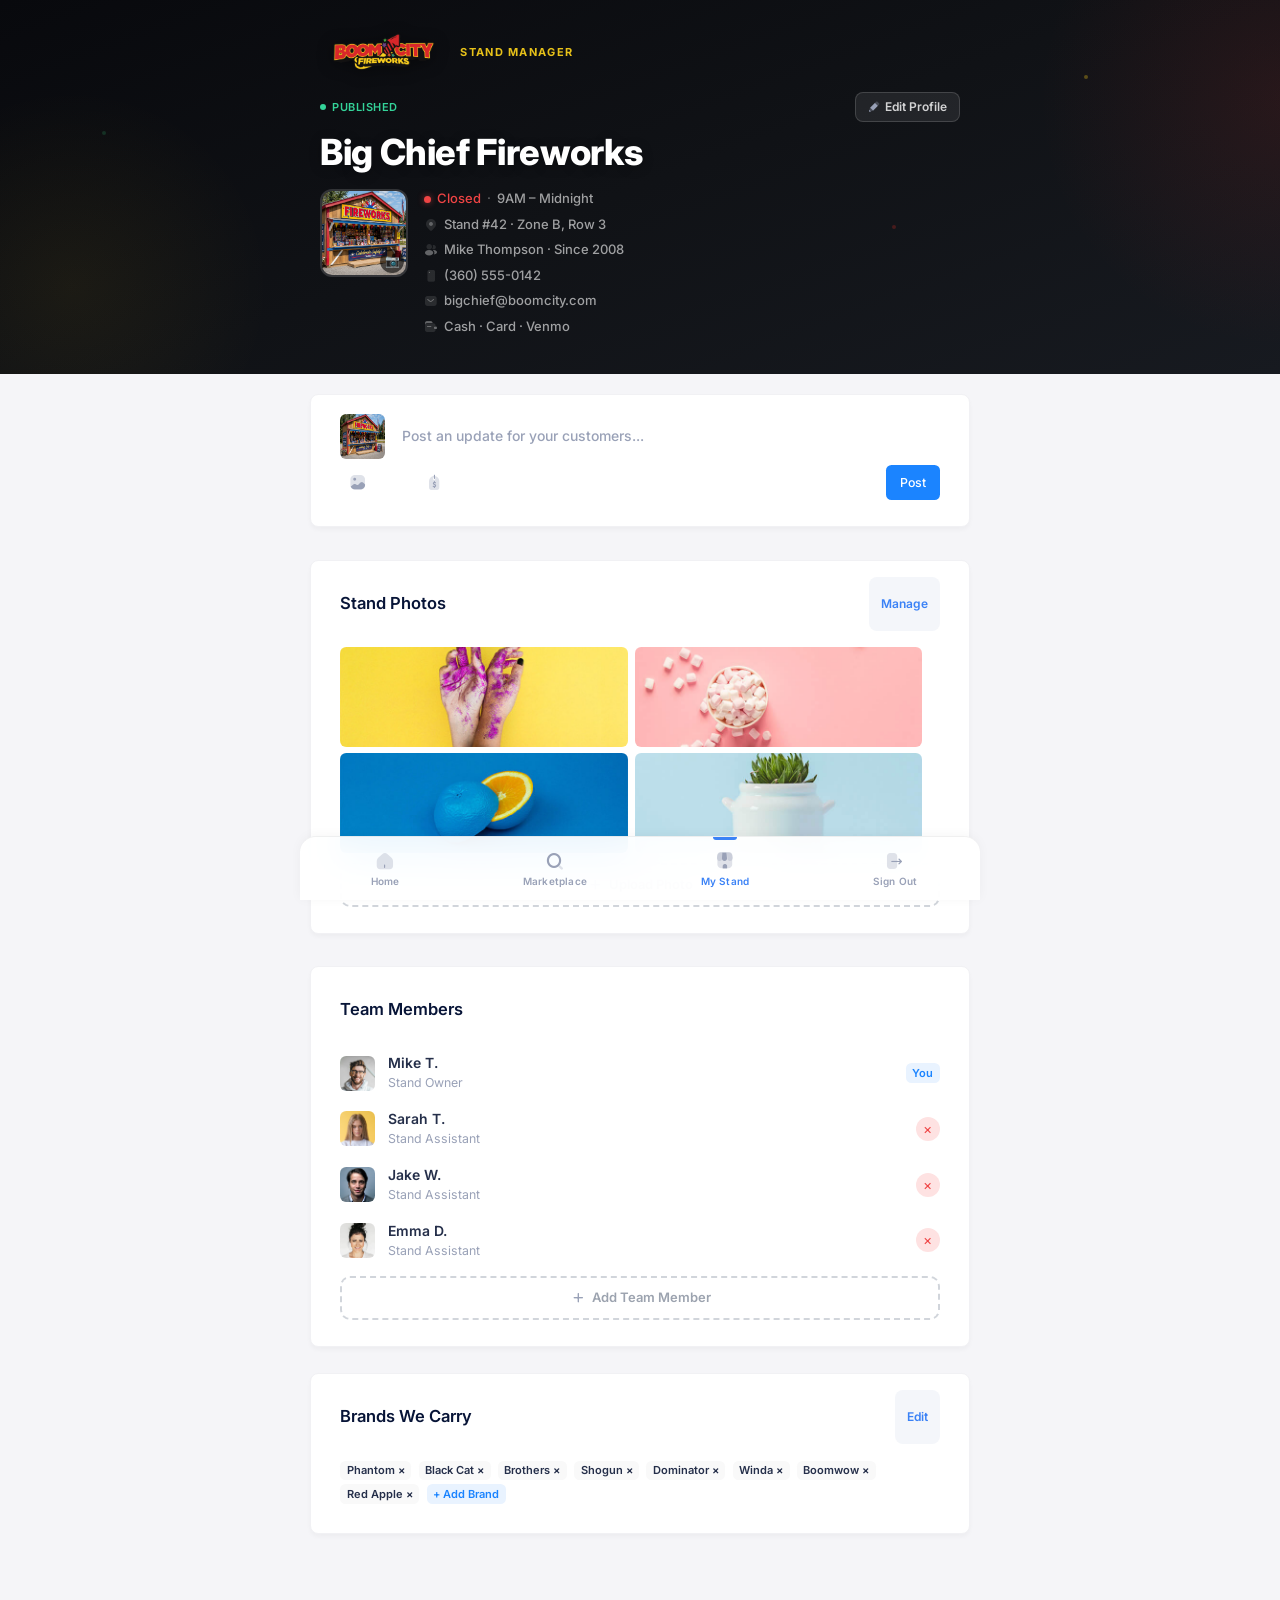
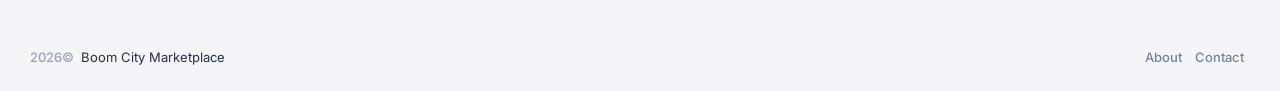
<file: Stand/manage.html>
<!DOCTYPE html>
<!--
Author: Keenthemes
Product Name: MetronicProduct Version: 8.3.2
Purchase: https://1.envato.market/EA4JP
Website: http://www.keenthemes.com
Contact: support@keenthemes.com
Follow: www.twitter.com/keenthemes
Dribbble: www.dribbble.com/keenthemes
Like: www.facebook.com/keenthemes
License: For each use you must have a valid license purchased only from above link in order to legally use the theme for your project.
-->
<html lang="en">
	<!--begin::Head-->
	<head>
<base href="../" />
		<title>Manage Stand #42 - Big Chief Fireworks | Boom City Marketplace</title>
		<meta charset="utf-8" />
		<meta name="description" content="Big Chief Fireworks — Stand #42 at Boom City Fireworks Marketplace. Open 9AM–Midnight. Aerial Shells, Finale Cakes, Sparklers & more." />
		<meta name="keywords" content="boom city, fireworks, marketplace, big chief fireworks, stand 42, aerial shells, sparklers, firecrackers" />
		<meta name="viewport" content="width=device-width, initial-scale=1, viewport-fit=cover" />
		<meta name="mobile-web-app-capable" content="yes" />
		<meta name="apple-mobile-web-app-capable" content="yes" />
		<meta name="apple-mobile-web-app-status-bar-style" content="black-translucent" />
		<meta name="apple-mobile-web-app-title" content="Boom City" />
		<script>
			if (window.navigator.standalone === true) {
				document.documentElement.classList.add('ios-standalone');
			}
		</script>
		<meta property="og:locale" content="en_US" />
		<meta property="og:type" content="website" />
		<meta property="og:title" content="Big Chief Fireworks — Stand #42 | Boom City Marketplace" />
		<meta property="og:description" content="Open Now · 9AM–Midnight · Zone B, Row 3. Aerial Shells, Finale Cakes, Sparklers & more at Boom City Fireworks." />
		<meta property="og:url" content="https://anthonyrlane.github.io/boom-city-marketplace/Stand/" />
		<meta property="og:site_name" content="Boom City Marketplace" />
		<meta property="og:image" content="https://anthonyrlane.github.io/boom-city-marketplace/Stand/assets/media/boom-city/boom-city-logo.png" />
		<meta property="og:image:width" content="800" />
		<meta property="og:image:height" content="600" />
		<meta name="twitter:card" content="summary_large_image" />
		<meta name="twitter:title" content="Big Chief Fireworks — Stand #42 | Boom City Marketplace" />
		<meta name="twitter:description" content="Open Now · 9AM–Midnight · Aerial Shells, Finale Cakes, Sparklers & more." />
		<meta name="twitter:image" content="https://anthonyrlane.github.io/boom-city-marketplace/Stand/assets/media/boom-city/boom-city-logo.png" />
		<link rel="canonical" href="https://anthonyrlane.github.io/boom-city-marketplace/Stand/" />
		<link rel="shortcut icon" href="assets/media/logos/favicon.ico" />
		<link rel="shortcut icon" href="assets/media/logos/favicon.ico" />
		<!--begin::Fonts(mandatory for all pages)-->
		<link rel="stylesheet" href="https://fonts.googleapis.com/css?family=Inter:300,400,500,600,700" />
		<!--end::Fonts-->
		<!--begin::Vendor Stylesheets(used for this page only)-->
		<link href="assets/plugins/custom/datatables/datatables.bundle.css" rel="stylesheet" type="text/css" />
		<!--end::Vendor Stylesheets-->
		<!--begin::Global Stylesheets Bundle(mandatory for all pages)-->
		<link href="assets/plugins/global/plugins.bundle.css" rel="stylesheet" type="text/css" />
		<link href="assets/css/style.bundle.css" rel="stylesheet" type="text/css" />
		<!--end::Global Stylesheets Bundle-->
		<script>// Frame-busting to prevent site from being loaded within a frame without permission (click-jacking) if (window.top != window.self) { window.top.location.replace(window.self.location.href); }</script>
	<style>
		:root {
			--bc-nav-row-height: 64px;
			--bc-nav-safe-area: env(safe-area-inset-bottom, 0px);
			--bc-nav-clearance: calc(104px + var(--bc-nav-safe-area));
		}
		@media (display-mode: standalone), (display-mode: fullscreen) {
			:root { --bc-nav-safe-area: max(env(safe-area-inset-bottom, 0px), 34px); }
		}
		html.ios-standalone {
			--bc-nav-safe-area: max(env(safe-area-inset-bottom, 0px), 34px);
		}
		/* Stand Layout - Mobile: single scroll, all visible */
		.stand-layout { display: block; width: 100%; margin-top: 16px; }
		.stand-col { display: block; }

		/* ── Mobile Bottom Nav ── */
		.stand-nav {
			position: fixed;
			bottom: 0;
			left: 0;
			right: 0;
			z-index: 1050;
			display: flex;
			align-items: flex-start;
			justify-content: space-around;
			height: calc(var(--bc-nav-row-height) + var(--bc-nav-safe-area));
			min-height: calc(var(--bc-nav-row-height) + var(--bc-nav-safe-area));
			padding: 0 0 var(--bc-nav-safe-area);
			overflow: visible;
			background: rgba(255, 255, 255, 0.92);
			-webkit-backdrop-filter: saturate(180%) blur(20px);
			backdrop-filter: saturate(180%) blur(20px);
			border-top: 1px solid rgba(0, 0, 0, 0.06);
			box-shadow: 0 -1px 12px rgba(0, 0, 0, 0.04);
		}
		[data-bs-theme="dark"] .stand-nav {
			background: rgba(30, 31, 38, 0.92);
			border-top-color: rgba(255, 255, 255, 0.06);
		}
		.stand-nav-item {
			flex: 1 0 0;
			height: var(--bc-nav-row-height);
			min-height: var(--bc-nav-row-height);
			display: flex;
			flex-direction: column;
			align-items: center;
			justify-content: center;
			gap: 3px;
			padding: 6px 0;
			cursor: pointer;
			-webkit-tap-highlight-color: transparent;
			transition: color 0.2s ease, transform 0.15s ease;
			color: var(--bs-gray-500);
			text-decoration: none !important;
			position: relative;
		}
		.stand-nav-item:active {
			transform: scale(0.92);
		}
		.stand-nav-item.active {
			color: #3b82f6;
		}
		.stand-nav-item.active::before {
			content: '';
			position: absolute;
			top: 0;
			left: 50%;
			transform: translateX(-50%);
			width: 24px;
			height: 3px;
			background: #3b82f6;
			border-radius: 0 0 3px 3px;
		}
		.stand-nav-icon {
			font-size: 20px;
			line-height: 1;
			transition: transform 0.2s ease;
		}
		.stand-nav-item.active .stand-nav-icon {
			transform: translateY(-1px);
		}
		.stand-nav-label {
			font-size: 10px;
			font-weight: 600;
			letter-spacing: 0.02em;
			line-height: 1;
		}

		/* Bottom padding so content doesn't hide behind nav */
		@media (max-width: 991.98px) {
			#kt_content {
				padding-bottom: var(--bc-nav-clearance) !important;
				padding-top: 16px !important;
			}
		}
		
		/* Kill Metronic page/wrapper backgrounds */
		#kt_body {
			background: #F5F5F8 !important;
			background-image: none !important;
		}
		#kt_wrapper {
			background: transparent !important;
			background-image: none !important;
		}
		.page {
			background: #F5F5F8 !important;
			background-image: none !important;
		}
		[data-bs-theme="dark"] #kt_body,
		[data-bs-theme="dark"] .page {
			background: #111217 !important;
		}

		/* ── Boom City Branded Header ── */
		.bc-header {
			background: linear-gradient(160deg, #08090D 0%, #101216 50%, #171A20 100%);
			position: relative;
			overflow: hidden;
		}
		.bc-header::before {
			content: '';
			position: absolute;
			top: -40%; right: -20%;
			width: 500px; height: 500px;
			background: radial-gradient(circle, rgba(230,48,39,0.1) 0%, transparent 70%);
			pointer-events: none;
		}
		.bc-header::after {
			content: '';
			position: absolute;
			bottom: -30%; left: -10%;
			width: 400px; height: 400px;
			background: radial-gradient(circle, rgba(249,199,30,0.06) 0%, transparent 70%);
			pointer-events: none;
		}
		.bc-header-inner {
			position: relative;
			z-index: 1;
			padding: 20px 20px 24px;
			max-width: 1320px;
			margin: 0 auto;
		}
		@media (min-width: 992px) {
			.bc-header-inner {
				padding: 28px 40px 32px;
				max-width: 720px;
				margin: 0 auto;
			}
		}
		.bc-logo-row {
			display: flex;
			align-items: center;
			gap: 12px;
			margin-bottom: 16px;
		}
		.bc-logo-img {
			height: 40px;
			width: auto;
			filter: drop-shadow(0 2px 8px rgba(0,0,0,0.4));
		}
		@media (min-width: 992px) {
			.bc-logo-img { height: 48px; }
		}
		.bc-event-label {
			font-size: 11px;
			font-weight: 700;
			letter-spacing: 0.12em;
			text-transform: uppercase;
			color: #FFD51A;
			opacity: 0.9;
		}
		.bc-divider {
			height: 1px;
			background: linear-gradient(90deg, rgba(255,255,255,0.12) 0%, rgba(255,255,255,0.04) 100%);
			margin-bottom: 16px;
		}
		.bc-stand-name {
			font-family: 'Inter', sans-serif;
			font-size: 28px;
			font-weight: 800;
			color: #FFFFFF;
			letter-spacing: -0.01em;
			line-height: 1.15;
			margin: 0 0 6px;
			text-shadow: 0 2px 12px rgba(0,0,0,0.3);
		}
		@media (min-width: 992px) {
			.bc-stand-name { font-size: 36px; }
		}
		.bc-stand-meta {
			display: flex;
			align-items: center;
			gap: 8px;
			flex-wrap: wrap;
		}
		/* Stand info row in header */
		.bc-stand-info {
			display: flex;
			align-items: flex-start;
			gap: 16px;
			margin-top: 16px;
		}
		.bc-stand-photo {
			width: 72px; height: 72px;
			border-radius: 12px;
			object-fit: cover;
			border: 2px solid rgba(255,255,255,0.15);
			flex-shrink: 0;
		}
		@media (min-width: 992px) {
			.bc-stand-photo { width: 88px; height: 88px; }
		}
		.bc-stand-details {
			flex: 1;
			min-width: 0;
		}
		.bc-detail-row {
			display: flex;
			align-items: center;
			gap: 6px;
			margin-bottom: 6px;
			color: rgba(255,255,255,0.6);
			font-size: 13px;
			font-weight: 500;
		}
		.bc-detail-row i { font-size: 14px; color: rgba(255,255,255,0.35); flex-shrink: 0; }
		.bc-status-open {
			color: #34D399;
			font-weight: 600;
		}
		.bc-status-dot {
			width: 7px; height: 7px;
			border-radius: 50%;
			background: #34D399;
			display: inline-block;
			animation: bc-pulse 2s ease-in-out infinite;
		}
		@keyframes bc-pulse {
			0%, 100% { opacity: 1; }
			50% { opacity: 0.4; }
		}
		.bc-categories {
			display: flex;
			flex-wrap: wrap;
			gap: 4px;
			margin-top: 8px;
		}
		.bc-cat-tag {
			padding: 2px 8px;
			border-radius: 4px;
			background: rgba(255,255,255,0.07);
			color: rgba(255,255,255,0.5);
			font-size: 11px;
			font-weight: 600;
		}
		/* ── Header Action Buttons ── */
		.bc-actions {
			display: flex;
			gap: 8px;
			margin-top: 16px;
			padding-top: 14px;
			border-top: 1px solid rgba(255,255,255,0.08);
		}
		.bc-action-btn {
			flex: 1;
			display: flex;
			align-items: center;
			justify-content: center;
			gap: 6px;
			padding: 9px 0;
			border-radius: 10px;
			background: rgba(255,255,255,0.08);
			border: 1px solid rgba(255,255,255,0.06);
			color: rgba(255,255,255,0.8);
			font-size: 13px;
			font-weight: 600;
			text-decoration: none;
			transition: all 0.15s;
		}
		.bc-action-btn:hover {
			background: rgba(255,255,255,0.14);
			color: #fff;
		}
		.bc-action-btn:active { transform: scale(0.96); }
		.bc-action-btn i { font-size: 15px; }
		.bc-action-btn--save i { color: #F87171; }

		/* ── About Card: Compact Info Grid ── */
		.bc-info-grid {
			display: grid;
			grid-template-columns: repeat(3, 1fr);
			gap: 2px;
			margin-bottom: 12px;
		}
		.bc-info-cell {
			display: flex;
			flex-direction: column;
			align-items: center;
			gap: 4px;
			padding: 10px 4px;
			border-radius: 10px;
			text-decoration: none;
			transition: background 0.15s;
		}
		.bc-info-cell:hover { background: rgba(0,0,0,0.03); }
		.bc-info-icon {
			width: 40px; height: 40px;
			border-radius: 50%;
			background: #EEF1F6;
			display: flex;
			align-items: center;
			justify-content: center;
		}
		.bc-info-icon i { font-size: 18px; color: #3F4254; }
		.bc-info-icon--heart { background: #FFF1F1; }
		.bc-info-icon--heart i { color: #E63027; }
		.bc-info-label {
			font-size: 11px;
			font-weight: 600;
			color: #3F4254;
			text-align: center;
		}
		.bc-compact-details {
			padding: 0 4px;
			margin-bottom: 10px;
		}
		.bc-compact-row {
			display: flex;
			align-items: center;
			gap: 8px;
			padding: 5px 0;
			font-size: 13px;
			color: #5E6278;
			font-weight: 500;
		}
		.bc-compact-icon { font-size: 14px; width: 20px; text-align: center; flex-shrink: 0; }
		.bc-chip-scroll {
			display: flex;
			gap: 6px;
			overflow-x: auto;
			padding: 4px 0 2px;
			-webkit-overflow-scrolling: touch;
			scrollbar-width: none;
		}
		.bc-chip-scroll::-webkit-scrollbar { display: none; }
		.bc-chip {
			white-space: nowrap;
			padding: 5px 10px;
			border-radius: 20px;
			background: #F4F6FA;
			font-size: 12px;
			font-weight: 600;
			color: #5E6278;
			flex-shrink: 0;
		}

		/* ── Owner Management Styles ── */
		.bc-manage-bar {
			display: flex;
			align-items: center;
			justify-content: space-between;
			margin-bottom: 10px;
		}
		.bc-manage-bar-left {
			display: flex;
			align-items: center;
			gap: 6px;
			font-size: 11px;
			font-weight: 600;
			color: #34D399;
			text-transform: uppercase;
			letter-spacing: 0.5px;
		}
		.bc-manage-bar-left .bc-dot {
			width: 6px; height: 6px; border-radius: 50%; background: #34D399;
		}
		.bc-edit-profile-btn {
			background: rgba(255,255,255,0.08);
			border: 1px solid rgba(255,255,255,0.15);
			border-radius: 8px;
			color: rgba(255,255,255,0.8);
			padding: 5px 12px;
			font-size: 12px;
			font-weight: 600;
			cursor: pointer;
			transition: all 0.15s;
			display: flex; align-items: center; gap: 5px;
			text-decoration: none;
		}
		.bc-edit-profile-btn:hover { background: rgba(255,255,255,0.14); color: #fff; }
		/* Edit drawer (slides down from header) */
		.bc-edit-drawer {
			max-height: 0;
			overflow: hidden;
			transition: max-height 0.3s ease, padding 0.3s ease;
			background: rgba(0,0,0,0.25);
			border-radius: 10px;
			margin-top: 0;
		}
		.bc-edit-drawer.open {
			max-height: 600px;
			padding: 16px;
			margin-top: 14px;
		}
		.bc-field-group { margin-bottom: 12px; }
		.bc-field-group:last-child { margin-bottom: 0; }
		.bc-field-label {
			font-size: 10px;
			text-transform: uppercase;
			letter-spacing: 0.5px;
			color: rgba(255,255,255,0.4);
			font-weight: 600;
			margin-bottom: 4px;
		}
		.bc-field-input {
			background: rgba(255,255,255,0.08);
			border: 1px solid rgba(255,255,255,0.12);
			border-radius: 8px;
			color: #fff;
			padding: 8px 12px;
			font-size: 14px;
			width: 100%;
			outline: none;
			transition: border-color 0.15s;
		}
		.bc-field-input:focus {
			border-color: #3b82f6;
			box-shadow: 0 0 0 2px rgba(59,130,246,0.2);
		}
		.bc-field-row {
			display: grid;
			grid-template-columns: 1fr 1fr;
			gap: 10px;
		}
		.bc-drawer-actions {
			display: flex;
			gap: 8px;
			margin-top: 14px;
		}
		.bc-drawer-save {
			background: #34D399;
			color: #000;
			border: none;
			border-radius: 8px;
			padding: 8px 20px;
			font-size: 13px;
			font-weight: 700;
			cursor: pointer;
			flex: 1;
		}
		.bc-drawer-save:hover { background: #2DD4A0; }
		.bc-drawer-cancel {
			background: rgba(255,255,255,0.08);
			color: rgba(255,255,255,0.6);
			border: 1px solid rgba(255,255,255,0.12);
			border-radius: 8px;
			padding: 8px 20px;
			font-size: 13px;
			font-weight: 600;
			cursor: pointer;
		}
		.bc-photo-upload {
			position: relative;
			cursor: pointer;
		}
		.bc-photo-upload::after {
			content: '📷';
			position: absolute;
			bottom: 4px;
			right: 4px;
			width: 24px;
			height: 24px;
			background: rgba(0,0,0,0.6);
			border-radius: 50%;
			display: flex;
			align-items: center;
			justify-content: center;
			font-size: 12px;
			line-height: 24px;
			text-align: center;
		}
		.bc-add-btn {
			display: flex;
			align-items: center;
			justify-content: center;
			gap: 6px;
			padding: 10px;
			border: 2px dashed #D1D5DB;
			border-radius: 10px;
			color: #9CA3AF;
			font-size: 13px;
			font-weight: 600;
			cursor: pointer;
			transition: all 0.15s;
			text-decoration: none;
		}
		.bc-add-btn:hover {
			border-color: #3b82f6;
			color: #3b82f6;
			background: rgba(59,130,246,0.04);
		}
		.bc-team-remove {
			width: 24px;
			height: 24px;
			border-radius: 50%;
			background: #FEE2E2;
			color: #EF4444;
			border: none;
			cursor: pointer;
			font-size: 14px;
			line-height: 24px;
			text-align: center;
			display: flex;
			align-items: center;
			justify-content: center;
			transition: background 0.15s;
		}
		.bc-team-remove:hover { background: #FECACA; }
		/* Card edit styles */
		.bc-card-editable .card-header { position: relative; }
		.bc-card-edit-btn {
			background: #F4F6FA;
			border: none;
			border-radius: 8px;
			padding: 6px 12px;
			font-size: 12px;
			font-weight: 600;
			color: #3b82f6;
			cursor: pointer;
			transition: background 0.15s;
		}
		.bc-card-edit-btn:hover { background: #E8ECFA; }

		/* Sparkle accents */
		.bc-sparkle {
			position: absolute;
			width: 4px; height: 4px;
			border-radius: 50%;
			background: #FFD51A;
			opacity: 0.3;
			animation: bc-twinkle 3s ease-in-out infinite;
		}
		.bc-sparkle:nth-child(2) { background: #E63027; animation-delay: 1s; opacity: 0.25; }
		.bc-sparkle:nth-child(3) { background: #2EB872; animation-delay: 2s; opacity: 0.2; }
		@keyframes bc-twinkle {
			0%, 100% { opacity: 0.1; transform: scale(1); }
			50% { opacity: 0.5; transform: scale(1.8); }
		}

		/* Force wrapper to fill page without aside */
		.page {
			flex-direction: column !important;
		}
		#kt_wrapper {
			width: 100% !important;
			flex: 1 1 auto !important;
		}
		#kt_footer {
			width: 100% !important;
			flex-shrink: 0 !important;
		}

		/* Desktop: content padding + bottom nav space */
		@media (min-width: 992px) {
			#kt_content {
				padding-top: 20px !important;
				padding-bottom: var(--bc-nav-clearance) !important;
			}
			#kt_content_container {
				max-width: 720px !important;
				margin: 0 auto;
			}
		}

		/* Stand Layout - Desktop: single column centered, matching mobile */
		@media (min-width: 992px) {
			.stand-layout {
				display: flex;
				flex-direction: column;
				max-width: 680px;
				margin: 0 auto;
			}
			.stand-col { display: block !important; width: 100%; }
			.stand-col-info { width: 100%; }
			.stand-col-feed { width: 100%; margin: 0; }
			.stand-col-team { width: 100%; }
			/* Bottom nav visible on desktop too */
			.stand-nav {
				max-width: 680px;
				margin: 0 auto;
				border-radius: 16px 16px 0 0;
			}
		}
		
		/* Mobile: nuke all width constraints */
		@media (max-width: 991.98px) {
			#kt_content_container {
				max-width: 100% !important;
				width: 100% !important;
				padding-left: 0 !important;
				padding-right: 0 !important;
				align-items: stretch !important;
			}
			#kt_content {
				max-width: 100% !important;
				width: 100% !important;
				padding: 0 0 var(--bc-nav-clearance) !important;
				flex: 1 1 100% !important;
			}
			#kt_wrapper {
				width: 100% !important;
				max-width: 100% !important;
			}
			.page {
				width: 100% !important;
				max-width: 100% !important;
				overflow-x: hidden !important;
			}

			.stand-col {
				padding: 0 10px;
			}
		}
	</style>
	</head>
	<!--end::Head-->
	<!--begin::Body-->
	<body id="kt_body" class="header-fixed header-tablet-and-mobile-fixed toolbar-enabled">
		<!--begin::Theme mode setup on page load-->
		<script>var defaultThemeMode = "light"; var themeMode; if ( document.documentElement ) { if ( document.documentElement.hasAttribute("data-bs-theme-mode")) { themeMode = document.documentElement.getAttribute("data-bs-theme-mode"); } else { if ( localStorage.getItem("data-bs-theme") !== null ) { themeMode = localStorage.getItem("data-bs-theme"); } else { themeMode = defaultThemeMode; } } if (themeMode === "system") { themeMode = window.matchMedia("(prefers-color-scheme: dark)").matches ? "dark" : "light"; } document.documentElement.setAttribute("data-bs-theme", themeMode); }</script>
		<!--end::Theme mode setup on page load-->
		<!--begin::Main-->
		<!--begin::Root-->
		<div class="d-flex flex-column flex-root">
			<!--begin::Page-->
			<div class="page d-flex flex-row flex-column-fluid">
				<!--begin::Aside-->
				<div id="kt_aside" class="aside px-2" style="display:none !important;" data-kt-drawer="true" data-kt-drawer-name="aside" data-kt-drawer-activate="true" data-kt-drawer-overlay="true" data-kt-drawer-width="{default:'200px', '300px': '285px'}" data-kt-drawer-direction="start" data-kt-drawer-toggle="#kt_aside_toggle">
					<!--begin::Aside menu-->
					<div class="aside-menu flex-column-fluid">
						<!--begin::Aside Menu-->
						<div class="hover-scroll-overlay-y my-5 mx-2" id="kt_aside_menu_wrapper" data-kt-scroll="true" data-kt-scroll-activate="true" data-kt-scroll-height="auto" data-kt-scroll-dependencies="#kt_aside_footer" data-kt-scroll-wrappers="#kt_aside, #kt_aside_menu" data-kt-scroll-offset="2px">
							<!--begin::Menu-->
							<div class="menu menu-column menu-sub-indention menu-active-bg menu-state-primary menu-title-gray-700 fs-6 menu-rounded w-100 fw-semibold" id="#kt_aside_menu" data-kt-menu="true">
								<!--begin:Menu item-->
								<div data-kt-menu-trigger="click" class="menu-item menu-accordion">
									<!--begin:Menu link-->
									<span class="menu-link">
										<span class="menu-icon">
											<i class="ki-duotone ki-element-11 fs-2">
												<span class="path1"></span>
												<span class="path2"></span>
												<span class="path3"></span>
												<span class="path4"></span>
											</i>
										</span>
										<span class="menu-title">Dashboards</span>
										<span class="menu-arrow"></span>
									</span>
									<!--end:Menu link-->
									<!--begin:Menu sub-->
									<div class="menu-sub menu-sub-accordion">
										<!--begin:Menu item-->
										<div class="menu-item">
											<!--begin:Menu link-->
											<a class="menu-link" href="index.html">
												<span class="menu-bullet">
													<span class="bullet bullet-dot"></span>
												</span>
												<span class="menu-title">Default</span>
											</a>
											<!--end:Menu link-->
										</div>
										<!--end:Menu item-->
										<!--begin:Menu item-->
										<div class="menu-item">
											<!--begin:Menu link-->
											<a class="menu-link" href="dashboards/ecommerce.html">
												<span class="menu-bullet">
													<span class="bullet bullet-dot"></span>
												</span>
												<span class="menu-title">eCommerce</span>
											</a>
											<!--end:Menu link-->
										</div>
										<!--end:Menu item-->
										<!--begin:Menu item-->
										<div class="menu-item">
											<!--begin:Menu link-->
											<a class="menu-link" href="dashboards/projects.html">
												<span class="menu-bullet">
													<span class="bullet bullet-dot"></span>
												</span>
												<span class="menu-title">Projects</span>
											</a>
											<!--end:Menu link-->
										</div>
										<!--end:Menu item-->
										<!--begin:Menu item-->
										<div class="menu-item">
											<!--begin:Menu link-->
											<a class="menu-link" href="dashboards/online-courses.html">
												<span class="menu-bullet">
													<span class="bullet bullet-dot"></span>
												</span>
												<span class="menu-title">Online Courses</span>
											</a>
											<!--end:Menu link-->
										</div>
										<!--end:Menu item-->
										<!--begin:Menu item-->
										<div class="menu-item">
											<!--begin:Menu link-->
											<a class="menu-link" href="dashboards/marketing.html">
												<span class="menu-bullet">
													<span class="bullet bullet-dot"></span>
												</span>
												<span class="menu-title">Marketing</span>
											</a>
											<!--end:Menu link-->
										</div>
										<!--end:Menu item-->
										<div class="menu-inner flex-column collapse" id="kt_app_sidebar_menu_dashboards_collapse">
											<!--begin:Menu item-->
											<div class="menu-item">
												<!--begin:Menu link-->
												<a class="menu-link" href="dashboards/bidding.html">
													<span class="menu-bullet">
														<span class="bullet bullet-dot"></span>
													</span>
													<span class="menu-title">Bidding</span>
												</a>
												<!--end:Menu link-->
											</div>
											<!--end:Menu item-->
											<!--begin:Menu item-->
											<div class="menu-item">
												<!--begin:Menu link-->
												<a class="menu-link" href="dashboards/pos.html">
													<span class="menu-bullet">
														<span class="bullet bullet-dot"></span>
													</span>
													<span class="menu-title">POS System</span>
												</a>
												<!--end:Menu link-->
											</div>
											<!--end:Menu item-->
											<!--begin:Menu item-->
											<div class="menu-item">
												<!--begin:Menu link-->
												<a class="menu-link" href="dashboards/call-center.html">
													<span class="menu-bullet">
														<span class="bullet bullet-dot"></span>
													</span>
													<span class="menu-title">Call Center</span>
												</a>
												<!--end:Menu link-->
											</div>
											<!--end:Menu item-->
											<!--begin:Menu item-->
											<div class="menu-item">
												<!--begin:Menu link-->
												<a class="menu-link" href="dashboards/logistics.html">
													<span class="menu-bullet">
														<span class="bullet bullet-dot"></span>
													</span>
													<span class="menu-title">Logistics</span>
												</a>
												<!--end:Menu link-->
											</div>
											<!--end:Menu item-->
											<!--begin:Menu item-->
											<div class="menu-item">
												<!--begin:Menu link-->
												<a class="menu-link" href="dashboards/website-analytics.html">
													<span class="menu-bullet">
														<span class="bullet bullet-dot"></span>
													</span>
													<span class="menu-title">Website Analytics</span>
												</a>
												<!--end:Menu link-->
											</div>
											<!--end:Menu item-->
											<!--begin:Menu item-->
											<div class="menu-item">
												<!--begin:Menu link-->
												<a class="menu-link" href="dashboards/finance-performance.html">
													<span class="menu-bullet">
														<span class="bullet bullet-dot"></span>
													</span>
													<span class="menu-title">Finance Performance</span>
												</a>
												<!--end:Menu link-->
											</div>
											<!--end:Menu item-->
											<!--begin:Menu item-->
											<div class="menu-item">
												<!--begin:Menu link-->
												<a class="menu-link" href="dashboards/store-analytics.html">
													<span class="menu-bullet">
														<span class="bullet bullet-dot"></span>
													</span>
													<span class="menu-title">Store Analytics</span>
												</a>
												<!--end:Menu link-->
											</div>
											<!--end:Menu item-->
											<!--begin:Menu item-->
											<div class="menu-item">
												<!--begin:Menu link-->
												<a class="menu-link" href="dashboards/social.html">
													<span class="menu-bullet">
														<span class="bullet bullet-dot"></span>
													</span>
													<span class="menu-title">Social</span>
												</a>
												<!--end:Menu link-->
											</div>
											<!--end:Menu item-->
											<!--begin:Menu item-->
											<div class="menu-item">
												<!--begin:Menu link-->
												<a class="menu-link" href="dashboards/delivery.html">
													<span class="menu-bullet">
														<span class="bullet bullet-dot"></span>
													</span>
													<span class="menu-title">Delivery</span>
												</a>
												<!--end:Menu link-->
											</div>
											<!--end:Menu item-->
											<!--begin:Menu item-->
											<div class="menu-item">
												<!--begin:Menu link-->
												<a class="menu-link" href="dashboards/crypto.html">
													<span class="menu-bullet">
														<span class="bullet bullet-dot"></span>
													</span>
													<span class="menu-title">Crypto</span>
												</a>
												<!--end:Menu link-->
											</div>
											<!--end:Menu item-->
											<!--begin:Menu item-->
											<div class="menu-item">
												<!--begin:Menu link-->
												<a class="menu-link" href="dashboards/school.html">
													<span class="menu-bullet">
														<span class="bullet bullet-dot"></span>
													</span>
													<span class="menu-title">School</span>
												</a>
												<!--end:Menu link-->
											</div>
											<!--end:Menu item-->
											<!--begin:Menu item-->
											<div class="menu-item">
												<!--begin:Menu link-->
												<a class="menu-link" href="dashboards/podcast.html">
													<span class="menu-bullet">
														<span class="bullet bullet-dot"></span>
													</span>
													<span class="menu-title">Podcast</span>
												</a>
												<!--end:Menu link-->
											</div>
											<!--end:Menu item-->
											<!--begin:Menu item-->
											<div class="menu-item">
												<!--begin:Menu link-->
												<a class="menu-link" href="landing.html">
													<span class="menu-bullet">
														<span class="bullet bullet-dot"></span>
													</span>
													<span class="menu-title">Landing</span>
												</a>
												<!--end:Menu link-->
											</div>
											<!--end:Menu item-->
										</div>
										<div class="menu-item">
											<div class="menu-content">
												<a class="btn btn-flex btn-color-primary d-flex flex-stack fs-base p-0 ms-2 mb-2 toggle collapsible collapsed" data-bs-toggle="collapse" href="#kt_app_sidebar_menu_dashboards_collapse" data-kt-toggle-text="Show Less">
													<span data-kt-toggle-text-target="true">Show 12 More</span>
													<i class="ki-duotone ki-minus-square toggle-on fs-2 me-0">
														<span class="path1"></span>
														<span class="path2"></span>
													</i>
													<i class="ki-duotone ki-plus-square toggle-off fs-2 me-0">
														<span class="path1"></span>
														<span class="path2"></span>
														<span class="path3"></span>
													</i>
												</a>
											</div>
										</div>
									</div>
									<!--end:Menu sub-->
								</div>
								<!--end:Menu item-->
								<!--begin:Menu item-->
								<div class="menu-item pt-5">
									<!--begin:Menu content-->
									<div class="menu-content">
										<span class="menu-heading fw-bold text-uppercase fs-7">Pages</span>
									</div>
									<!--end:Menu content-->
								</div>
								<!--end:Menu item-->
								<!--begin:Menu item-->
								<div data-kt-menu-trigger="click" class="menu-item menu-accordion">
									<!--begin:Menu link-->
									<span class="menu-link">
										<span class="menu-icon">
											<i class="ki-duotone ki-address-book fs-2">
												<span class="path1"></span>
												<span class="path2"></span>
												<span class="path3"></span>
											</i>
										</span>
										<span class="menu-title">User Profile</span>
										<span class="menu-arrow"></span>
									</span>
									<!--end:Menu link-->
									<!--begin:Menu sub-->
									<div class="menu-sub menu-sub-accordion">
										<!--begin:Menu item-->
										<div class="menu-item">
											<!--begin:Menu link-->
											<a class="menu-link" href="pages/user-profile/overview.html">
												<span class="menu-bullet">
													<span class="bullet bullet-dot"></span>
												</span>
												<span class="menu-title">Overview</span>
											</a>
											<!--end:Menu link-->
										</div>
										<!--end:Menu item-->
										<!--begin:Menu item-->
										<div class="menu-item">
											<!--begin:Menu link-->
											<a class="menu-link" href="pages/user-profile/projects.html">
												<span class="menu-bullet">
													<span class="bullet bullet-dot"></span>
												</span>
												<span class="menu-title">Projects</span>
											</a>
											<!--end:Menu link-->
										</div>
										<!--end:Menu item-->
										<!--begin:Menu item-->
										<div class="menu-item">
											<!--begin:Menu link-->
											<a class="menu-link" href="pages/user-profile/campaigns.html">
												<span class="menu-bullet">
													<span class="bullet bullet-dot"></span>
												</span>
												<span class="menu-title">Campaigns</span>
											</a>
											<!--end:Menu link-->
										</div>
										<!--end:Menu item-->
										<!--begin:Menu item-->
										<div class="menu-item">
											<!--begin:Menu link-->
											<a class="menu-link" href="pages/user-profile/documents.html">
												<span class="menu-bullet">
													<span class="bullet bullet-dot"></span>
												</span>
												<span class="menu-title">Documents</span>
											</a>
											<!--end:Menu link-->
										</div>
										<!--end:Menu item-->
										<!--begin:Menu item-->
										<div class="menu-item">
											<!--begin:Menu link-->
											<a class="menu-link" href="pages/user-profile/followers.html">
												<span class="menu-bullet">
													<span class="bullet bullet-dot"></span>
												</span>
												<span class="menu-title">Followers</span>
											</a>
											<!--end:Menu link-->
										</div>
										<!--end:Menu item-->
										<!--begin:Menu item-->
										<div class="menu-item">
											<!--begin:Menu link-->
											<a class="menu-link" href="pages/user-profile/activity.html">
												<span class="menu-bullet">
													<span class="bullet bullet-dot"></span>
												</span>
												<span class="menu-title">Activity</span>
											</a>
											<!--end:Menu link-->
										</div>
										<!--end:Menu item-->
									</div>
									<!--end:Menu sub-->
								</div>
								<!--end:Menu item-->
								<!--begin:Menu item-->
								<div data-kt-menu-trigger="click" class="menu-item menu-accordion">
									<!--begin:Menu link-->
									<span class="menu-link">
										<span class="menu-icon">
											<i class="ki-duotone ki-element-plus fs-2">
												<span class="path1"></span>
												<span class="path2"></span>
												<span class="path3"></span>
												<span class="path4"></span>
												<span class="path5"></span>
											</i>
										</span>
										<span class="menu-title">Account</span>
										<span class="menu-arrow"></span>
									</span>
									<!--end:Menu link-->
									<!--begin:Menu sub-->
									<div class="menu-sub menu-sub-accordion">
										<!--begin:Menu item-->
										<div class="menu-item">
											<!--begin:Menu link-->
											<a class="menu-link" href="account/overview.html">
												<span class="menu-bullet">
													<span class="bullet bullet-dot"></span>
												</span>
												<span class="menu-title">Overview</span>
											</a>
											<!--end:Menu link-->
										</div>
										<!--end:Menu item-->
										<!--begin:Menu item-->
										<div class="menu-item">
											<!--begin:Menu link-->
											<a class="menu-link" href="account/settings.html">
												<span class="menu-bullet">
													<span class="bullet bullet-dot"></span>
												</span>
												<span class="menu-title">Settings</span>
											</a>
											<!--end:Menu link-->
										</div>
										<!--end:Menu item-->
										<!--begin:Menu item-->
										<div class="menu-item">
											<!--begin:Menu link-->
											<a class="menu-link" href="account/security.html">
												<span class="menu-bullet">
													<span class="bullet bullet-dot"></span>
												</span>
												<span class="menu-title">Security</span>
											</a>
											<!--end:Menu link-->
										</div>
										<!--end:Menu item-->
										<!--begin:Menu item-->
										<div class="menu-item">
											<!--begin:Menu link-->
											<a class="menu-link" href="account/activity.html">
												<span class="menu-bullet">
													<span class="bullet bullet-dot"></span>
												</span>
												<span class="menu-title">Activity</span>
											</a>
											<!--end:Menu link-->
										</div>
										<!--end:Menu item-->
										<!--begin:Menu item-->
										<div class="menu-item">
											<!--begin:Menu link-->
											<a class="menu-link" href="account/billing.html">
												<span class="menu-bullet">
													<span class="bullet bullet-dot"></span>
												</span>
												<span class="menu-title">Billing</span>
											</a>
											<!--end:Menu link-->
										</div>
										<!--end:Menu item-->
										<!--begin:Menu item-->
										<div class="menu-item">
											<!--begin:Menu link-->
											<a class="menu-link" href="account/statements.html">
												<span class="menu-bullet">
													<span class="bullet bullet-dot"></span>
												</span>
												<span class="menu-title">Statements</span>
											</a>
											<!--end:Menu link-->
										</div>
										<!--end:Menu item-->
										<!--begin:Menu item-->
										<div class="menu-item">
											<!--begin:Menu link-->
											<a class="menu-link" href="account/referrals.html">
												<span class="menu-bullet">
													<span class="bullet bullet-dot"></span>
												</span>
												<span class="menu-title">Referrals</span>
											</a>
											<!--end:Menu link-->
										</div>
										<!--end:Menu item-->
										<!--begin:Menu item-->
										<div class="menu-item">
											<!--begin:Menu link-->
											<a class="menu-link" href="account/api-keys.html">
												<span class="menu-bullet">
													<span class="bullet bullet-dot"></span>
												</span>
												<span class="menu-title">API Keys</span>
											</a>
											<!--end:Menu link-->
										</div>
										<!--end:Menu item-->
										<!--begin:Menu item-->
										<div class="menu-item">
											<!--begin:Menu link-->
											<a class="menu-link" href="account/logs.html">
												<span class="menu-bullet">
													<span class="bullet bullet-dot"></span>
												</span>
												<span class="menu-title">Logs</span>
											</a>
											<!--end:Menu link-->
										</div>
										<!--end:Menu item-->
									</div>
									<!--end:Menu sub-->
								</div>
								<!--end:Menu item-->
								<!--begin:Menu item-->
								<div data-kt-menu-trigger="click" class="menu-item menu-accordion">
									<!--begin:Menu link-->
									<span class="menu-link">
										<span class="menu-icon">
											<i class="ki-duotone ki-user fs-2">
												<span class="path1"></span>
												<span class="path2"></span>
											</i>
										</span>
										<span class="menu-title">Authentication</span>
										<span class="menu-arrow"></span>
									</span>
									<!--end:Menu link-->
									<!--begin:Menu sub-->
									<div class="menu-sub menu-sub-accordion">
										<!--begin:Menu item-->
										<div data-kt-menu-trigger="click" class="menu-item menu-accordion">
											<!--begin:Menu link-->
											<span class="menu-link">
												<span class="menu-bullet">
													<span class="bullet bullet-dot"></span>
												</span>
												<span class="menu-title">Corporate Layout</span>
												<span class="menu-arrow"></span>
											</span>
											<!--end:Menu link-->
											<!--begin:Menu sub-->
											<div class="menu-sub menu-sub-accordion menu-active-bg">
												<!--begin:Menu item-->
												<div class="menu-item">
													<!--begin:Menu link-->
													<a class="menu-link" href="authentication/layouts/corporate/sign-in.html">
														<span class="menu-bullet">
															<span class="bullet bullet-dot"></span>
														</span>
														<span class="menu-title">Sign-in</span>
													</a>
													<!--end:Menu link-->
												</div>
												<!--end:Menu item-->
												<!--begin:Menu item-->
												<div class="menu-item">
													<!--begin:Menu link-->
													<a class="menu-link" href="authentication/layouts/corporate/sign-up.html">
														<span class="menu-bullet">
															<span class="bullet bullet-dot"></span>
														</span>
														<span class="menu-title">Sign-up</span>
													</a>
													<!--end:Menu link-->
												</div>
												<!--end:Menu item-->
												<!--begin:Menu item-->
												<div class="menu-item">
													<!--begin:Menu link-->
													<a class="menu-link" href="authentication/layouts/corporate/two-factor.html">
														<span class="menu-bullet">
															<span class="bullet bullet-dot"></span>
														</span>
														<span class="menu-title">Two-Factor</span>
													</a>
													<!--end:Menu link-->
												</div>
												<!--end:Menu item-->
												<!--begin:Menu item-->
												<div class="menu-item">
													<!--begin:Menu link-->
													<a class="menu-link" href="authentication/layouts/corporate/reset-password.html">
														<span class="menu-bullet">
															<span class="bullet bullet-dot"></span>
														</span>
														<span class="menu-title">Reset Password</span>
													</a>
													<!--end:Menu link-->
												</div>
												<!--end:Menu item-->
												<!--begin:Menu item-->
												<div class="menu-item">
													<!--begin:Menu link-->
													<a class="menu-link" href="authentication/layouts/corporate/new-password.html">
														<span class="menu-bullet">
															<span class="bullet bullet-dot"></span>
														</span>
														<span class="menu-title">New Password</span>
													</a>
													<!--end:Menu link-->
												</div>
												<!--end:Menu item-->
											</div>
											<!--end:Menu sub-->
										</div>
										<!--end:Menu item-->
										<!--begin:Menu item-->
										<div data-kt-menu-trigger="click" class="menu-item menu-accordion">
											<!--begin:Menu link-->
											<span class="menu-link">
												<span class="menu-bullet">
													<span class="bullet bullet-dot"></span>
												</span>
												<span class="menu-title">Overlay Layout</span>
												<span class="menu-arrow"></span>
											</span>
											<!--end:Menu link-->
											<!--begin:Menu sub-->
											<div class="menu-sub menu-sub-accordion menu-active-bg">
												<!--begin:Menu item-->
												<div class="menu-item">
													<!--begin:Menu link-->
													<a class="menu-link" href="authentication/layouts/overlay/sign-in.html">
														<span class="menu-bullet">
															<span class="bullet bullet-dot"></span>
														</span>
														<span class="menu-title">Sign-in</span>
													</a>
													<!--end:Menu link-->
												</div>
												<!--end:Menu item-->
												<!--begin:Menu item-->
												<div class="menu-item">
													<!--begin:Menu link-->
													<a class="menu-link" href="authentication/layouts/overlay/sign-up.html">
														<span class="menu-bullet">
															<span class="bullet bullet-dot"></span>
														</span>
														<span class="menu-title">Sign-up</span>
													</a>
													<!--end:Menu link-->
												</div>
												<!--end:Menu item-->
												<!--begin:Menu item-->
												<div class="menu-item">
													<!--begin:Menu link-->
													<a class="menu-link" href="authentication/layouts/overlay/two-factor.html">
														<span class="menu-bullet">
															<span class="bullet bullet-dot"></span>
														</span>
														<span class="menu-title">Two-Factor</span>
													</a>
													<!--end:Menu link-->
												</div>
												<!--end:Menu item-->
												<!--begin:Menu item-->
												<div class="menu-item">
													<!--begin:Menu link-->
													<a class="menu-link" href="authentication/layouts/overlay/reset-password.html">
														<span class="menu-bullet">
															<span class="bullet bullet-dot"></span>
														</span>
														<span class="menu-title">Reset Password</span>
													</a>
													<!--end:Menu link-->
												</div>
												<!--end:Menu item-->
												<!--begin:Menu item-->
												<div class="menu-item">
													<!--begin:Menu link-->
													<a class="menu-link" href="authentication/layouts/overlay/new-password.html">
														<span class="menu-bullet">
															<span class="bullet bullet-dot"></span>
														</span>
														<span class="menu-title">New Password</span>
													</a>
													<!--end:Menu link-->
												</div>
												<!--end:Menu item-->
											</div>
											<!--end:Menu sub-->
										</div>
										<!--end:Menu item-->
										<!--begin:Menu item-->
										<div data-kt-menu-trigger="click" class="menu-item menu-accordion">
											<!--begin:Menu link-->
											<span class="menu-link">
												<span class="menu-bullet">
													<span class="bullet bullet-dot"></span>
												</span>
												<span class="menu-title">Creative Layout</span>
												<span class="menu-arrow"></span>
											</span>
											<!--end:Menu link-->
											<!--begin:Menu sub-->
											<div class="menu-sub menu-sub-accordion menu-active-bg">
												<!--begin:Menu item-->
												<div class="menu-item">
													<!--begin:Menu link-->
													<a class="menu-link" href="authentication/layouts/creative/sign-in.html">
														<span class="menu-bullet">
															<span class="bullet bullet-dot"></span>
														</span>
														<span class="menu-title">Sign-in</span>
													</a>
													<!--end:Menu link-->
												</div>
												<!--end:Menu item-->
												<!--begin:Menu item-->
												<div class="menu-item">
													<!--begin:Menu link-->
													<a class="menu-link" href="authentication/layouts/creative/sign-up.html">
														<span class="menu-bullet">
															<span class="bullet bullet-dot"></span>
														</span>
														<span class="menu-title">Sign-up</span>
													</a>
													<!--end:Menu link-->
												</div>
												<!--end:Menu item-->
												<!--begin:Menu item-->
												<div class="menu-item">
													<!--begin:Menu link-->
													<a class="menu-link" href="authentication/layouts/creative/two-factor.html">
														<span class="menu-bullet">
															<span class="bullet bullet-dot"></span>
														</span>
														<span class="menu-title">Two-Factor</span>
													</a>
													<!--end:Menu link-->
												</div>
												<!--end:Menu item-->
												<!--begin:Menu item-->
												<div class="menu-item">
													<!--begin:Menu link-->
													<a class="menu-link" href="authentication/layouts/creative/reset-password.html">
														<span class="menu-bullet">
															<span class="bullet bullet-dot"></span>
														</span>
														<span class="menu-title">Reset Password</span>
													</a>
													<!--end:Menu link-->
												</div>
												<!--end:Menu item-->
												<!--begin:Menu item-->
												<div class="menu-item">
													<!--begin:Menu link-->
													<a class="menu-link" href="authentication/layouts/creative/new-password.html">
														<span class="menu-bullet">
															<span class="bullet bullet-dot"></span>
														</span>
														<span class="menu-title">New Password</span>
													</a>
													<!--end:Menu link-->
												</div>
												<!--end:Menu item-->
											</div>
											<!--end:Menu sub-->
										</div>
										<!--end:Menu item-->
										<!--begin:Menu item-->
										<div data-kt-menu-trigger="click" class="menu-item menu-accordion">
											<!--begin:Menu link-->
											<span class="menu-link">
												<span class="menu-bullet">
													<span class="bullet bullet-dot"></span>
												</span>
												<span class="menu-title">Fancy Layout</span>
												<span class="menu-arrow"></span>
											</span>
											<!--end:Menu link-->
											<!--begin:Menu sub-->
											<div class="menu-sub menu-sub-accordion menu-active-bg">
												<!--begin:Menu item-->
												<div class="menu-item">
													<!--begin:Menu link-->
													<a class="menu-link" href="authentication/layouts/fancy/sign-in.html">
														<span class="menu-bullet">
															<span class="bullet bullet-dot"></span>
														</span>
														<span class="menu-title">Sign-in</span>
													</a>
													<!--end:Menu link-->
												</div>
												<!--end:Menu item-->
												<!--begin:Menu item-->
												<div class="menu-item">
													<!--begin:Menu link-->
													<a class="menu-link" href="authentication/layouts/fancy/sign-up.html">
														<span class="menu-bullet">
															<span class="bullet bullet-dot"></span>
														</span>
														<span class="menu-title">Sign-up</span>
													</a>
													<!--end:Menu link-->
												</div>
												<!--end:Menu item-->
												<!--begin:Menu item-->
												<div class="menu-item">
													<!--begin:Menu link-->
													<a class="menu-link" href="authentication/layouts/fancy/two-factor.html">
														<span class="menu-bullet">
															<span class="bullet bullet-dot"></span>
														</span>
														<span class="menu-title">Two-Factor</span>
													</a>
													<!--end:Menu link-->
												</div>
												<!--end:Menu item-->
												<!--begin:Menu item-->
												<div class="menu-item">
													<!--begin:Menu link-->
													<a class="menu-link" href="authentication/layouts/fancy/reset-password.html">
														<span class="menu-bullet">
															<span class="bullet bullet-dot"></span>
														</span>
														<span class="menu-title">Reset Password</span>
													</a>
													<!--end:Menu link-->
												</div>
												<!--end:Menu item-->
												<!--begin:Menu item-->
												<div class="menu-item">
													<!--begin:Menu link-->
													<a class="menu-link" href="authentication/layouts/fancy/new-password.html">
														<span class="menu-bullet">
															<span class="bullet bullet-dot"></span>
														</span>
														<span class="menu-title">New Password</span>
													</a>
													<!--end:Menu link-->
												</div>
												<!--end:Menu item-->
											</div>
											<!--end:Menu sub-->
										</div>
										<!--end:Menu item-->
										<!--begin:Menu item-->
										<div data-kt-menu-trigger="click" class="menu-item menu-accordion">
											<!--begin:Menu link-->
											<span class="menu-link">
												<span class="menu-bullet">
													<span class="bullet bullet-dot"></span>
												</span>
												<span class="menu-title">Email Templates</span>
												<span class="menu-arrow"></span>
											</span>
											<!--end:Menu link-->
											<!--begin:Menu sub-->
											<div class="menu-sub menu-sub-accordion menu-active-bg">
												<!--begin:Menu item-->
												<div class="menu-item">
													<!--begin:Menu link-->
													<a class="menu-link" href="authentication/email/welcome-message.html">
														<span class="menu-bullet">
															<span class="bullet bullet-dot"></span>
														</span>
														<span class="menu-title">Welcome Message</span>
													</a>
													<!--end:Menu link-->
												</div>
												<!--end:Menu item-->
												<!--begin:Menu item-->
												<div class="menu-item">
													<!--begin:Menu link-->
													<a class="menu-link" href="authentication/email/reset-password.html">
														<span class="menu-bullet">
															<span class="bullet bullet-dot"></span>
														</span>
														<span class="menu-title">Reset Password</span>
													</a>
													<!--end:Menu link-->
												</div>
												<!--end:Menu item-->
												<!--begin:Menu item-->
												<div class="menu-item">
													<!--begin:Menu link-->
													<a class="menu-link" href="authentication/email/subscription-confirmed.html">
														<span class="menu-bullet">
															<span class="bullet bullet-dot"></span>
														</span>
														<span class="menu-title">Subscription Confirmed</span>
													</a>
													<!--end:Menu link-->
												</div>
												<!--end:Menu item-->
												<!--begin:Menu item-->
												<div class="menu-item">
													<!--begin:Menu link-->
													<a class="menu-link" href="authentication/email/card-declined.html">
														<span class="menu-bullet">
															<span class="bullet bullet-dot"></span>
														</span>
														<span class="menu-title">Credit Card Declined</span>
													</a>
													<!--end:Menu link-->
												</div>
												<!--end:Menu item-->
												<!--begin:Menu item-->
												<div class="menu-item">
													<!--begin:Menu link-->
													<a class="menu-link" href="authentication/email/promo-1.html">
														<span class="menu-bullet">
															<span class="bullet bullet-dot"></span>
														</span>
														<span class="menu-title">Promo 1</span>
													</a>
													<!--end:Menu link-->
												</div>
												<!--end:Menu item-->
												<!--begin:Menu item-->
												<div class="menu-item">
													<!--begin:Menu link-->
													<a class="menu-link" href="authentication/email/promo-2.html">
														<span class="menu-bullet">
															<span class="bullet bullet-dot"></span>
														</span>
														<span class="menu-title">Promo 2</span>
													</a>
													<!--end:Menu link-->
												</div>
												<!--end:Menu item-->
												<!--begin:Menu item-->
												<div class="menu-item">
													<!--begin:Menu link-->
													<a class="menu-link" href="authentication/email/promo-3.html">
														<span class="menu-bullet">
															<span class="bullet bullet-dot"></span>
														</span>
														<span class="menu-title">Promo 3</span>
													</a>
													<!--end:Menu link-->
												</div>
												<!--end:Menu item-->
											</div>
											<!--end:Menu sub-->
										</div>
										<!--end:Menu item-->
										<!--begin:Menu item-->
										<div class="menu-item">
											<!--begin:Menu link-->
											<a class="menu-link" href="authentication/extended/multi-steps-sign-up.html">
												<span class="menu-bullet">
													<span class="bullet bullet-dot"></span>
												</span>
												<span class="menu-title">Multi-steps Sign-up</span>
											</a>
											<!--end:Menu link-->
										</div>
										<!--end:Menu item-->
										<!--begin:Menu item-->
										<div class="menu-item">
											<!--begin:Menu link-->
											<a class="menu-link" href="authentication/general/welcome.html">
												<span class="menu-bullet">
													<span class="bullet bullet-dot"></span>
												</span>
												<span class="menu-title">Welcome Message</span>
											</a>
											<!--end:Menu link-->
										</div>
										<!--end:Menu item-->
										<!--begin:Menu item-->
										<div class="menu-item">
											<!--begin:Menu link-->
											<a class="menu-link" href="authentication/general/verify-email.html">
												<span class="menu-bullet">
													<span class="bullet bullet-dot"></span>
												</span>
												<span class="menu-title">Verify Email</span>
											</a>
											<!--end:Menu link-->
										</div>
										<!--end:Menu item-->
										<!--begin:Menu item-->
										<div class="menu-item">
											<!--begin:Menu link-->
											<a class="menu-link" href="authentication/general/coming-soon.html">
												<span class="menu-bullet">
													<span class="bullet bullet-dot"></span>
												</span>
												<span class="menu-title">Coming Soon</span>
											</a>
											<!--end:Menu link-->
										</div>
										<!--end:Menu item-->
										<!--begin:Menu item-->
										<div class="menu-item">
											<!--begin:Menu link-->
											<a class="menu-link" href="authentication/general/password-confirmation.html">
												<span class="menu-bullet">
													<span class="bullet bullet-dot"></span>
												</span>
												<span class="menu-title">Password Confirmation</span>
											</a>
											<!--end:Menu link-->
										</div>
										<!--end:Menu item-->
										<!--begin:Menu item-->
										<div class="menu-item">
											<!--begin:Menu link-->
											<a class="menu-link" href="authentication/general/account-deactivated.html">
												<span class="menu-bullet">
													<span class="bullet bullet-dot"></span>
												</span>
												<span class="menu-title">Account Deactivation</span>
											</a>
											<!--end:Menu link-->
										</div>
										<!--end:Menu item-->
										<!--begin:Menu item-->
										<div class="menu-item">
											<!--begin:Menu link-->
											<a class="menu-link" href="authentication/general/error-404.html">
												<span class="menu-bullet">
													<span class="bullet bullet-dot"></span>
												</span>
												<span class="menu-title">Error 404</span>
											</a>
											<!--end:Menu link-->
										</div>
										<!--end:Menu item-->
										<!--begin:Menu item-->
										<div class="menu-item">
											<!--begin:Menu link-->
											<a class="menu-link" href="authentication/general/error-500.html">
												<span class="menu-bullet">
													<span class="bullet bullet-dot"></span>
												</span>
												<span class="menu-title">Error 500</span>
											</a>
											<!--end:Menu link-->
										</div>
										<!--end:Menu item-->
									</div>
									<!--end:Menu sub-->
								</div>
								<!--end:Menu item-->
								<!--begin:Menu item-->
								<div data-kt-menu-trigger="{default: 'click', lg: 'hover'}" data-kt-menu-placement="right-start" class="menu-item menu-lg-down-accordion menu-sub-lg-down-indention">
									<!--begin:Menu link-->
									<span class="menu-link">
										<span class="menu-icon">
											<i class="ki-duotone ki-file fs-2">
												<span class="path1"></span>
												<span class="path2"></span>
											</i>
										</span>
										<span class="menu-title">Corporate</span>
										<span class="menu-arrow"></span>
									</span>
									<!--end:Menu link-->
									<!--begin:Menu sub-->
									<div class="menu-sub menu-sub-lg-down-accordion menu-sub-lg-dropdown px-2 py-4 w-200px mh-75 overflow-auto">
										<!--begin:Menu item-->
										<div class="menu-item">
											<!--begin:Menu link-->
											<a class="menu-link" href="pages/about.html">
												<span class="menu-bullet">
													<span class="bullet bullet-dot"></span>
												</span>
												<span class="menu-title">About</span>
											</a>
											<!--end:Menu link-->
										</div>
										<!--end:Menu item-->
										<!--begin:Menu item-->
										<div class="menu-item">
											<!--begin:Menu link-->
											<a class="menu-link" href="pages/team.html">
												<span class="menu-bullet">
													<span class="bullet bullet-dot"></span>
												</span>
												<span class="menu-title">Our Team</span>
											</a>
											<!--end:Menu link-->
										</div>
										<!--end:Menu item-->
										<!--begin:Menu item-->
										<div class="menu-item">
											<!--begin:Menu link-->
											<a class="menu-link" href="pages/contact.html">
												<span class="menu-bullet">
													<span class="bullet bullet-dot"></span>
												</span>
												<span class="menu-title">Contact Us</span>
											</a>
											<!--end:Menu link-->
										</div>
										<!--end:Menu item-->
										<!--begin:Menu item-->
										<div class="menu-item">
											<!--begin:Menu link-->
											<a class="menu-link" href="pages/licenses.html">
												<span class="menu-bullet">
													<span class="bullet bullet-dot"></span>
												</span>
												<span class="menu-title">Licenses</span>
											</a>
											<!--end:Menu link-->
										</div>
										<!--end:Menu item-->
										<!--begin:Menu item-->
										<div class="menu-item">
											<!--begin:Menu link-->
											<a class="menu-link" href="pages/sitemap.html">
												<span class="menu-bullet">
													<span class="bullet bullet-dot"></span>
												</span>
												<span class="menu-title">Sitemap</span>
											</a>
											<!--end:Menu link-->
										</div>
										<!--end:Menu item-->
									</div>
									<!--end:Menu sub-->
								</div>
								<!--end:Menu item-->
								<!--begin:Menu item-->
								<div data-kt-menu-trigger="click" class="menu-item here show menu-accordion">
									<!--begin:Menu link-->
									<span class="menu-link">
										<span class="menu-icon">
											<i class="ki-duotone ki-abstract-39 fs-2">
												<span class="path1"></span>
												<span class="path2"></span>
											</i>
										</span>
										<span class="menu-title">Social</span>
										<span class="menu-arrow"></span>
									</span>
									<!--end:Menu link-->
									<!--begin:Menu sub-->
									<div class="menu-sub menu-sub-accordion">
										<!--begin:Menu item-->
										<div class="menu-item">
											<!--begin:Menu link-->
											<a class="menu-link active" href="pages/social/feeds.html">
												<span class="menu-bullet">
													<span class="bullet bullet-dot"></span>
												</span>
												<span class="menu-title">Feeds</span>
											</a>
											<!--end:Menu link-->
										</div>
										<!--end:Menu item-->
										<!--begin:Menu item-->
										<div class="menu-item">
											<!--begin:Menu link-->
											<a class="menu-link" href="pages/social/activity.html">
												<span class="menu-bullet">
													<span class="bullet bullet-dot"></span>
												</span>
												<span class="menu-title">Activty</span>
											</a>
											<!--end:Menu link-->
										</div>
										<!--end:Menu item-->
										<!--begin:Menu item-->
										<div class="menu-item">
											<!--begin:Menu link-->
											<a class="menu-link" href="pages/social/followers.html">
												<span class="menu-bullet">
													<span class="bullet bullet-dot"></span>
												</span>
												<span class="menu-title">Followers</span>
											</a>
											<!--end:Menu link-->
										</div>
										<!--end:Menu item-->
										<!--begin:Menu item-->
										<div class="menu-item">
											<!--begin:Menu link-->
											<a class="menu-link" href="pages/social/settings.html">
												<span class="menu-bullet">
													<span class="bullet bullet-dot"></span>
												</span>
												<span class="menu-title">Settings</span>
											</a>
											<!--end:Menu link-->
										</div>
										<!--end:Menu item-->
									</div>
									<!--end:Menu sub-->
								</div>
								<!--end:Menu item-->
								<!--begin:Menu item-->
								<div data-kt-menu-trigger="click" class="menu-item menu-accordion">
									<!--begin:Menu link-->
									<span class="menu-link">
										<span class="menu-icon">
											<i class="ki-duotone ki-bank fs-2">
												<span class="path1"></span>
												<span class="path2"></span>
											</i>
										</span>
										<span class="menu-title">Blog</span>
										<span class="menu-arrow"></span>
									</span>
									<!--end:Menu link-->
									<!--begin:Menu sub-->
									<div class="menu-sub menu-sub-accordion menu-active-bg">
										<!--begin:Menu item-->
										<div class="menu-item">
											<!--begin:Menu link-->
											<a class="menu-link" href="pages/blog/home.html">
												<span class="menu-bullet">
													<span class="bullet bullet-dot"></span>
												</span>
												<span class="menu-title">Blog Home</span>
											</a>
											<!--end:Menu link-->
										</div>
										<!--end:Menu item-->
										<!--begin:Menu item-->
										<div class="menu-item">
											<!--begin:Menu link-->
											<a class="menu-link" href="pages/blog/post.html">
												<span class="menu-bullet">
													<span class="bullet bullet-dot"></span>
												</span>
												<span class="menu-title">Blog Post</span>
											</a>
											<!--end:Menu link-->
										</div>
										<!--end:Menu item-->
									</div>
									<!--end:Menu sub-->
								</div>
								<!--end:Menu item-->
								<!--begin:Menu item-->
								<div data-kt-menu-trigger="click" class="menu-item menu-accordion">
									<!--begin:Menu link-->
									<span class="menu-link">
										<span class="menu-icon">
											<i class="ki-duotone ki-chart-pie-3 fs-2">
												<span class="path1"></span>
												<span class="path2"></span>
												<span class="path3"></span>
											</i>
										</span>
										<span class="menu-title">FAQ</span>
										<span class="menu-arrow"></span>
									</span>
									<!--end:Menu link-->
									<!--begin:Menu sub-->
									<div class="menu-sub menu-sub-accordion menu-active-bg">
										<!--begin:Menu item-->
										<div class="menu-item">
											<!--begin:Menu link-->
											<a class="menu-link" href="pages/faq/classic.html">
												<span class="menu-bullet">
													<span class="bullet bullet-dot"></span>
												</span>
												<span class="menu-title">FAQ Classic</span>
											</a>
											<!--end:Menu link-->
										</div>
										<!--end:Menu item-->
										<!--begin:Menu item-->
										<div class="menu-item">
											<!--begin:Menu link-->
											<a class="menu-link" href="pages/faq/extended.html">
												<span class="menu-bullet">
													<span class="bullet bullet-dot"></span>
												</span>
												<span class="menu-title">FAQ Extended</span>
											</a>
											<!--end:Menu link-->
										</div>
										<!--end:Menu item-->
									</div>
									<!--end:Menu sub-->
								</div>
								<!--end:Menu item-->
								<!--begin:Menu item-->
								<div data-kt-menu-trigger="click" class="menu-item menu-accordion">
									<!--begin:Menu link-->
									<span class="menu-link">
										<span class="menu-icon">
											<i class="ki-duotone ki-bucket fs-2">
												<span class="path1"></span>
												<span class="path2"></span>
												<span class="path3"></span>
												<span class="path4"></span>
											</i>
										</span>
										<span class="menu-title">Pricing</span>
										<span class="menu-arrow"></span>
									</span>
									<!--end:Menu link-->
									<!--begin:Menu sub-->
									<div class="menu-sub menu-sub-accordion menu-active-bg">
										<!--begin:Menu item-->
										<div class="menu-item">
											<!--begin:Menu link-->
											<a class="menu-link" href="pages/pricing.html">
												<span class="menu-bullet">
													<span class="bullet bullet-dot"></span>
												</span>
												<span class="menu-title">Column Pricing</span>
											</a>
											<!--end:Menu link-->
										</div>
										<!--end:Menu item-->
										<!--begin:Menu item-->
										<div class="menu-item">
											<!--begin:Menu link-->
											<a class="menu-link" href="pages/pricing/table.html">
												<span class="menu-bullet">
													<span class="bullet bullet-dot"></span>
												</span>
												<span class="menu-title">Table Pricing</span>
											</a>
											<!--end:Menu link-->
										</div>
										<!--end:Menu item-->
									</div>
									<!--end:Menu sub-->
								</div>
								<!--end:Menu item-->
								<!--begin:Menu item-->
								<div data-kt-menu-trigger="click" class="menu-item menu-accordion">
									<!--begin:Menu link-->
									<span class="menu-link">
										<span class="menu-icon">
											<i class="ki-duotone ki-call fs-2">
												<span class="path1"></span>
												<span class="path2"></span>
												<span class="path3"></span>
												<span class="path4"></span>
												<span class="path5"></span>
												<span class="path6"></span>
												<span class="path7"></span>
												<span class="path8"></span>
											</i>
										</span>
										<span class="menu-title">Careers</span>
										<span class="menu-arrow"></span>
									</span>
									<!--end:Menu link-->
									<!--begin:Menu sub-->
									<div class="menu-sub menu-sub-accordion">
										<!--begin:Menu item-->
										<div class="menu-item">
											<!--begin:Menu link-->
											<a class="menu-link" href="pages/careers/list.html">
												<span class="menu-bullet">
													<span class="bullet bullet-dot"></span>
												</span>
												<span class="menu-title">Careers List</span>
											</a>
											<!--end:Menu link-->
										</div>
										<!--end:Menu item-->
										<!--begin:Menu item-->
										<div class="menu-item">
											<!--begin:Menu link-->
											<a class="menu-link" href="pages/careers/apply.html">
												<span class="menu-bullet">
													<span class="bullet bullet-dot"></span>
												</span>
												<span class="menu-title">Careers Apply</span>
											</a>
											<!--end:Menu link-->
										</div>
										<!--end:Menu item-->
									</div>
									<!--end:Menu sub-->
								</div>
								<!--end:Menu item-->
								<!--begin:Menu item-->
								<div data-kt-menu-trigger="click" class="menu-item menu-accordion">
									<!--begin:Menu link-->
									<span class="menu-link">
										<span class="menu-icon">
											<i class="ki-duotone ki-color-swatch fs-2">
												<span class="path1"></span>
												<span class="path2"></span>
												<span class="path3"></span>
												<span class="path4"></span>
												<span class="path5"></span>
												<span class="path6"></span>
												<span class="path7"></span>
												<span class="path8"></span>
												<span class="path9"></span>
												<span class="path10"></span>
												<span class="path11"></span>
												<span class="path12"></span>
												<span class="path13"></span>
												<span class="path14"></span>
												<span class="path15"></span>
												<span class="path16"></span>
												<span class="path17"></span>
												<span class="path18"></span>
												<span class="path19"></span>
												<span class="path20"></span>
												<span class="path21"></span>
											</i>
										</span>
										<span class="menu-title">Utilities</span>
										<span class="menu-arrow"></span>
									</span>
									<!--end:Menu link-->
									<!--begin:Menu sub-->
									<div class="menu-sub menu-sub-accordion">
										<!--begin:Menu item-->
										<div data-kt-menu-trigger="click" class="menu-item menu-accordion">
											<!--begin:Menu link-->
											<span class="menu-link">
												<span class="menu-bullet">
													<span class="bullet bullet-dot"></span>
												</span>
												<span class="menu-title">Modals</span>
												<span class="menu-arrow"></span>
											</span>
											<!--end:Menu link-->
											<!--begin:Menu sub-->
											<div class="menu-sub menu-sub-accordion">
												<!--begin:Menu item-->
												<div data-kt-menu-trigger="click" class="menu-item menu-accordion">
													<!--begin:Menu link-->
													<span class="menu-link">
														<span class="menu-bullet">
															<span class="bullet bullet-dot"></span>
														</span>
														<span class="menu-title">General</span>
														<span class="menu-arrow"></span>
													</span>
													<!--end:Menu link-->
													<!--begin:Menu sub-->
													<div class="menu-sub menu-sub-accordion menu-active-bg">
														<!--begin:Menu item-->
														<div class="menu-item">
															<!--begin:Menu link-->
															<a class="menu-link" href="utilities/modals/general/invite-friends.html">
																<span class="menu-bullet">
																	<span class="bullet bullet-dot"></span>
																</span>
																<span class="menu-title">Invite Friends</span>
															</a>
															<!--end:Menu link-->
														</div>
														<!--end:Menu item-->
														<!--begin:Menu item-->
														<div class="menu-item">
															<!--begin:Menu link-->
															<a class="menu-link" href="utilities/modals/general/view-users.html">
																<span class="menu-bullet">
																	<span class="bullet bullet-dot"></span>
																</span>
																<span class="menu-title">View Users</span>
															</a>
															<!--end:Menu link-->
														</div>
														<!--end:Menu item-->
														<!--begin:Menu item-->
														<div class="menu-item">
															<!--begin:Menu link-->
															<a class="menu-link" href="utilities/modals/general/select-users.html">
																<span class="menu-bullet">
																	<span class="bullet bullet-dot"></span>
																</span>
																<span class="menu-title">Select Users</span>
															</a>
															<!--end:Menu link-->
														</div>
														<!--end:Menu item-->
														<!--begin:Menu item-->
														<div class="menu-item">
															<!--begin:Menu link-->
															<a class="menu-link" href="utilities/modals/general/upgrade-plan.html">
																<span class="menu-bullet">
																	<span class="bullet bullet-dot"></span>
																</span>
																<span class="menu-title">Upgrade Plan</span>
															</a>
															<!--end:Menu link-->
														</div>
														<!--end:Menu item-->
														<!--begin:Menu item-->
														<div class="menu-item">
															<!--begin:Menu link-->
															<a class="menu-link" href="utilities/modals/general/share-earn.html">
																<span class="menu-bullet">
																	<span class="bullet bullet-dot"></span>
																</span>
																<span class="menu-title">Share & Earn</span>
															</a>
															<!--end:Menu link-->
														</div>
														<!--end:Menu item-->
													</div>
													<!--end:Menu sub-->
												</div>
												<!--end:Menu item-->
												<!--begin:Menu item-->
												<div data-kt-menu-trigger="click" class="menu-item menu-accordion">
													<!--begin:Menu link-->
													<span class="menu-link">
														<span class="menu-bullet">
															<span class="bullet bullet-dot"></span>
														</span>
														<span class="menu-title">Forms</span>
														<span class="menu-arrow"></span>
													</span>
													<!--end:Menu link-->
													<!--begin:Menu sub-->
													<div class="menu-sub menu-sub-accordion menu-active-bg">
														<!--begin:Menu item-->
														<div class="menu-item">
															<!--begin:Menu link-->
															<a class="menu-link" href="utilities/modals/forms/new-target.html">
																<span class="menu-bullet">
																	<span class="bullet bullet-dot"></span>
																</span>
																<span class="menu-title">New Target</span>
															</a>
															<!--end:Menu link-->
														</div>
														<!--end:Menu item-->
														<!--begin:Menu item-->
														<div class="menu-item">
															<!--begin:Menu link-->
															<a class="menu-link" href="utilities/modals/forms/new-card.html">
																<span class="menu-bullet">
																	<span class="bullet bullet-dot"></span>
																</span>
																<span class="menu-title">New Card</span>
															</a>
															<!--end:Menu link-->
														</div>
														<!--end:Menu item-->
														<!--begin:Menu item-->
														<div class="menu-item">
															<!--begin:Menu link-->
															<a class="menu-link" href="utilities/modals/forms/new-address.html">
																<span class="menu-bullet">
																	<span class="bullet bullet-dot"></span>
																</span>
																<span class="menu-title">New Address</span>
															</a>
															<!--end:Menu link-->
														</div>
														<!--end:Menu item-->
														<!--begin:Menu item-->
														<div class="menu-item">
															<!--begin:Menu link-->
															<a class="menu-link" href="utilities/modals/forms/create-api-key.html">
																<span class="menu-bullet">
																	<span class="bullet bullet-dot"></span>
																</span>
																<span class="menu-title">Create API Key</span>
															</a>
															<!--end:Menu link-->
														</div>
														<!--end:Menu item-->
														<!--begin:Menu item-->
														<div class="menu-item">
															<!--begin:Menu link-->
															<a class="menu-link" href="utilities/modals/forms/bidding.html">
																<span class="menu-bullet">
																	<span class="bullet bullet-dot"></span>
																</span>
																<span class="menu-title">Bidding</span>
															</a>
															<!--end:Menu link-->
														</div>
														<!--end:Menu item-->
													</div>
													<!--end:Menu sub-->
												</div>
												<!--end:Menu item-->
												<!--begin:Menu item-->
												<div data-kt-menu-trigger="click" class="menu-item menu-accordion">
													<!--begin:Menu link-->
													<span class="menu-link">
														<span class="menu-bullet">
															<span class="bullet bullet-dot"></span>
														</span>
														<span class="menu-title">Wizards</span>
														<span class="menu-arrow"></span>
													</span>
													<!--end:Menu link-->
													<!--begin:Menu sub-->
													<div class="menu-sub menu-sub-accordion menu-active-bg">
														<!--begin:Menu item-->
														<div class="menu-item">
															<!--begin:Menu link-->
															<a class="menu-link" href="utilities/modals/wizards/create-app.html">
																<span class="menu-bullet">
																	<span class="bullet bullet-dot"></span>
																</span>
																<span class="menu-title">Create App</span>
															</a>
															<!--end:Menu link-->
														</div>
														<!--end:Menu item-->
														<!--begin:Menu item-->
														<div class="menu-item">
															<!--begin:Menu link-->
															<a class="menu-link" href="utilities/modals/wizards/create-campaign.html">
																<span class="menu-bullet">
																	<span class="bullet bullet-dot"></span>
																</span>
																<span class="menu-title">Create Campaign</span>
															</a>
															<!--end:Menu link-->
														</div>
														<!--end:Menu item-->
														<!--begin:Menu item-->
														<div class="menu-item">
															<!--begin:Menu link-->
															<a class="menu-link" href="utilities/modals/wizards/create-account.html">
																<span class="menu-bullet">
																	<span class="bullet bullet-dot"></span>
																</span>
																<span class="menu-title">Create Business Acc</span>
															</a>
															<!--end:Menu link-->
														</div>
														<!--end:Menu item-->
														<!--begin:Menu item-->
														<div class="menu-item">
															<!--begin:Menu link-->
															<a class="menu-link" href="utilities/modals/wizards/create-project.html">
																<span class="menu-bullet">
																	<span class="bullet bullet-dot"></span>
																</span>
																<span class="menu-title">Create Project</span>
															</a>
															<!--end:Menu link-->
														</div>
														<!--end:Menu item-->
														<!--begin:Menu item-->
														<div class="menu-item">
															<!--begin:Menu link-->
															<a class="menu-link" href="utilities/modals/wizards/top-up-wallet.html">
																<span class="menu-bullet">
																	<span class="bullet bullet-dot"></span>
																</span>
																<span class="menu-title">Top Up Wallet</span>
															</a>
															<!--end:Menu link-->
														</div>
														<!--end:Menu item-->
														<!--begin:Menu item-->
														<div class="menu-item">
															<!--begin:Menu link-->
															<a class="menu-link" href="utilities/modals/wizards/offer-a-deal.html">
																<span class="menu-bullet">
																	<span class="bullet bullet-dot"></span>
																</span>
																<span class="menu-title">Offer a Deal</span>
															</a>
															<!--end:Menu link-->
														</div>
														<!--end:Menu item-->
														<!--begin:Menu item-->
														<div class="menu-item">
															<!--begin:Menu link-->
															<a class="menu-link" href="utilities/modals/wizards/two-factor-authentication.html">
																<span class="menu-bullet">
																	<span class="bullet bullet-dot"></span>
																</span>
																<span class="menu-title">Two Factor Auth</span>
															</a>
															<!--end:Menu link-->
														</div>
														<!--end:Menu item-->
													</div>
													<!--end:Menu sub-->
												</div>
												<!--end:Menu item-->
												<!--begin:Menu item-->
												<div data-kt-menu-trigger="click" class="menu-item menu-accordion">
													<!--begin:Menu link-->
													<span class="menu-link">
														<span class="menu-bullet">
															<span class="bullet bullet-dot"></span>
														</span>
														<span class="menu-title">Search</span>
														<span class="menu-arrow"></span>
													</span>
													<!--end:Menu link-->
													<!--begin:Menu sub-->
													<div class="menu-sub menu-sub-accordion menu-active-bg">
														<!--begin:Menu item-->
														<div class="menu-item">
															<!--begin:Menu link-->
															<a class="menu-link" href="utilities/modals/search/users.html">
																<span class="menu-bullet">
																	<span class="bullet bullet-dot"></span>
																</span>
																<span class="menu-title">Users</span>
															</a>
															<!--end:Menu link-->
														</div>
														<!--end:Menu item-->
														<!--begin:Menu item-->
														<div class="menu-item">
															<!--begin:Menu link-->
															<a class="menu-link" href="utilities/modals/search/select-location.html">
																<span class="menu-bullet">
																	<span class="bullet bullet-dot"></span>
																</span>
																<span class="menu-title">Select Location</span>
															</a>
															<!--end:Menu link-->
														</div>
														<!--end:Menu item-->
													</div>
													<!--end:Menu sub-->
												</div>
												<!--end:Menu item-->
											</div>
											<!--end:Menu sub-->
										</div>
										<!--end:Menu item-->
										<!--begin:Menu item-->
										<div data-kt-menu-trigger="click" class="menu-item menu-accordion">
											<!--begin:Menu link-->
											<span class="menu-link">
												<span class="menu-bullet">
													<span class="bullet bullet-dot"></span>
												</span>
												<span class="menu-title">Search</span>
												<span class="menu-arrow"></span>
											</span>
											<!--end:Menu link-->
											<!--begin:Menu sub-->
											<div class="menu-sub menu-sub-accordion">
												<!--begin:Menu item-->
												<div class="menu-item">
													<!--begin:Menu link-->
													<a class="menu-link" href="utilities/search/horizontal.html">
														<span class="menu-bullet">
															<span class="bullet bullet-dot"></span>
														</span>
														<span class="menu-title">Horizontal</span>
													</a>
													<!--end:Menu link-->
												</div>
												<!--end:Menu item-->
												<!--begin:Menu item-->
												<div class="menu-item">
													<!--begin:Menu link-->
													<a class="menu-link" href="utilities/search/vertical.html">
														<span class="menu-bullet">
															<span class="bullet bullet-dot"></span>
														</span>
														<span class="menu-title">Vertical</span>
													</a>
													<!--end:Menu link-->
												</div>
												<!--end:Menu item-->
												<!--begin:Menu item-->
												<div class="menu-item">
													<!--begin:Menu link-->
													<a class="menu-link" href="utilities/search/users.html">
														<span class="menu-bullet">
															<span class="bullet bullet-dot"></span>
														</span>
														<span class="menu-title">Users</span>
													</a>
													<!--end:Menu link-->
												</div>
												<!--end:Menu item-->
												<!--begin:Menu item-->
												<div class="menu-item">
													<!--begin:Menu link-->
													<a class="menu-link" href="utilities/search/select-location.html">
														<span class="menu-bullet">
															<span class="bullet bullet-dot"></span>
														</span>
														<span class="menu-title">Location</span>
													</a>
													<!--end:Menu link-->
												</div>
												<!--end:Menu item-->
											</div>
											<!--end:Menu sub-->
										</div>
										<!--end:Menu item-->
										<!--begin:Menu item-->
										<div data-kt-menu-trigger="click" class="menu-item menu-accordion">
											<!--begin:Menu link-->
											<span class="menu-link">
												<span class="menu-bullet">
													<span class="bullet bullet-dot"></span>
												</span>
												<span class="menu-title">Wizards</span>
												<span class="menu-arrow"></span>
											</span>
											<!--end:Menu link-->
											<!--begin:Menu sub-->
											<div class="menu-sub menu-sub-accordion">
												<!--begin:Menu item-->
												<div class="menu-item">
													<!--begin:Menu link-->
													<a class="menu-link" href="utilities/wizards/horizontal.html">
														<span class="menu-bullet">
															<span class="bullet bullet-dot"></span>
														</span>
														<span class="menu-title">Horizontal</span>
													</a>
													<!--end:Menu link-->
												</div>
												<!--end:Menu item-->
												<!--begin:Menu item-->
												<div class="menu-item">
													<!--begin:Menu link-->
													<a class="menu-link" href="utilities/wizards/vertical.html">
														<span class="menu-bullet">
															<span class="bullet bullet-dot"></span>
														</span>
														<span class="menu-title">Vertical</span>
													</a>
													<!--end:Menu link-->
												</div>
												<!--end:Menu item-->
												<!--begin:Menu item-->
												<div class="menu-item">
													<!--begin:Menu link-->
													<a class="menu-link" href="utilities/wizards/two-factor-authentication.html">
														<span class="menu-bullet">
															<span class="bullet bullet-dot"></span>
														</span>
														<span class="menu-title">Two Factor Auth</span>
													</a>
													<!--end:Menu link-->
												</div>
												<!--end:Menu item-->
												<!--begin:Menu item-->
												<div class="menu-item">
													<!--begin:Menu link-->
													<a class="menu-link" href="utilities/wizards/create-app.html">
														<span class="menu-bullet">
															<span class="bullet bullet-dot"></span>
														</span>
														<span class="menu-title">Create App</span>
													</a>
													<!--end:Menu link-->
												</div>
												<!--end:Menu item-->
												<!--begin:Menu item-->
												<div class="menu-item">
													<!--begin:Menu link-->
													<a class="menu-link" href="utilities/wizards/create-campaign.html">
														<span class="menu-bullet">
															<span class="bullet bullet-dot"></span>
														</span>
														<span class="menu-title">Create Campaign</span>
													</a>
													<!--end:Menu link-->
												</div>
												<!--end:Menu item-->
												<!--begin:Menu item-->
												<div class="menu-item">
													<!--begin:Menu link-->
													<a class="menu-link" href="utilities/wizards/create-account.html">
														<span class="menu-bullet">
															<span class="bullet bullet-dot"></span>
														</span>
														<span class="menu-title">Create Account</span>
													</a>
													<!--end:Menu link-->
												</div>
												<!--end:Menu item-->
												<!--begin:Menu item-->
												<div class="menu-item">
													<!--begin:Menu link-->
													<a class="menu-link" href="utilities/wizards/create-project.html">
														<span class="menu-bullet">
															<span class="bullet bullet-dot"></span>
														</span>
														<span class="menu-title">Create Project</span>
													</a>
													<!--end:Menu link-->
												</div>
												<!--end:Menu item-->
												<!--begin:Menu item-->
												<div class="menu-item">
													<!--begin:Menu link-->
													<a class="menu-link" href="utilities/modals/wizards/top-up-wallet.html">
														<span class="menu-bullet">
															<span class="bullet bullet-dot"></span>
														</span>
														<span class="menu-title">Top Up Wallet</span>
													</a>
													<!--end:Menu link-->
												</div>
												<!--end:Menu item-->
												<!--begin:Menu item-->
												<div class="menu-item">
													<!--begin:Menu link-->
													<a class="menu-link" href="utilities/wizards/offer-a-deal.html">
														<span class="menu-bullet">
															<span class="bullet bullet-dot"></span>
														</span>
														<span class="menu-title">Offer a Deal</span>
													</a>
													<!--end:Menu link-->
												</div>
												<!--end:Menu item-->
											</div>
											<!--end:Menu sub-->
										</div>
										<!--end:Menu item-->
									</div>
									<!--end:Menu sub-->
								</div>
								<!--end:Menu item-->
								<!--begin:Menu item-->
								<div data-kt-menu-trigger="click" class="menu-item menu-accordion">
									<!--begin:Menu link-->
									<span class="menu-link">
										<span class="menu-icon">
											<i class="ki-duotone ki-element-7 fs-2">
												<span class="path1"></span>
												<span class="path2"></span>
											</i>
										</span>
										<span class="menu-title">Widgets</span>
										<span class="menu-arrow"></span>
									</span>
									<!--end:Menu link-->
									<!--begin:Menu sub-->
									<div class="menu-sub menu-sub-accordion">
										<!--begin:Menu item-->
										<div class="menu-item">
											<!--begin:Menu link-->
											<a class="menu-link" href="widgets/lists.html">
												<span class="menu-bullet">
													<span class="bullet bullet-dot"></span>
												</span>
												<span class="menu-title">Lists</span>
											</a>
											<!--end:Menu link-->
										</div>
										<!--end:Menu item-->
										<!--begin:Menu item-->
										<div class="menu-item">
											<!--begin:Menu link-->
											<a class="menu-link" href="widgets/statistics.html">
												<span class="menu-bullet">
													<span class="bullet bullet-dot"></span>
												</span>
												<span class="menu-title">Statistics</span>
											</a>
											<!--end:Menu link-->
										</div>
										<!--end:Menu item-->
										<!--begin:Menu item-->
										<div class="menu-item">
											<!--begin:Menu link-->
											<a class="menu-link" href="widgets/charts.html">
												<span class="menu-bullet">
													<span class="bullet bullet-dot"></span>
												</span>
												<span class="menu-title">Charts</span>
											</a>
											<!--end:Menu link-->
										</div>
										<!--end:Menu item-->
										<!--begin:Menu item-->
										<div class="menu-item">
											<!--begin:Menu link-->
											<a class="menu-link" href="widgets/mixed.html">
												<span class="menu-bullet">
													<span class="bullet bullet-dot"></span>
												</span>
												<span class="menu-title">Mixed</span>
											</a>
											<!--end:Menu link-->
										</div>
										<!--end:Menu item-->
										<!--begin:Menu item-->
										<div class="menu-item">
											<!--begin:Menu link-->
											<a class="menu-link" href="widgets/tables.html">
												<span class="menu-bullet">
													<span class="bullet bullet-dot"></span>
												</span>
												<span class="menu-title">Tables</span>
											</a>
											<!--end:Menu link-->
										</div>
										<!--end:Menu item-->
										<!--begin:Menu item-->
										<div class="menu-item">
											<!--begin:Menu link-->
											<a class="menu-link" href="widgets/feeds.html">
												<span class="menu-bullet">
													<span class="bullet bullet-dot"></span>
												</span>
												<span class="menu-title">Feeds</span>
											</a>
											<!--end:Menu link-->
										</div>
										<!--end:Menu item-->
									</div>
									<!--end:Menu sub-->
								</div>
								<!--end:Menu item-->
								<!--begin:Menu item-->
								<div class="menu-item pt-5">
									<!--begin:Menu content-->
									<div class="menu-content">
										<span class="menu-heading fw-bold text-uppercase fs-7">Apps</span>
									</div>
									<!--end:Menu content-->
								</div>
								<!--end:Menu item-->
								<!--begin:Menu item-->
								<div data-kt-menu-trigger="click" class="menu-item menu-accordion">
									<!--begin:Menu link-->
									<span class="menu-link">
										<span class="menu-icon">
											<i class="ki-duotone ki-abstract-41 fs-2">
												<span class="path1"></span>
												<span class="path2"></span>
											</i>
										</span>
										<span class="menu-title">Projects</span>
										<span class="menu-arrow"></span>
									</span>
									<!--end:Menu link-->
									<!--begin:Menu sub-->
									<div class="menu-sub menu-sub-accordion">
										<!--begin:Menu item-->
										<div class="menu-item">
											<!--begin:Menu link-->
											<a class="menu-link" href="apps/projects/list.html">
												<span class="menu-bullet">
													<span class="bullet bullet-dot"></span>
												</span>
												<span class="menu-title">My Projects</span>
											</a>
											<!--end:Menu link-->
										</div>
										<!--end:Menu item-->
										<!--begin:Menu item-->
										<div class="menu-item">
											<!--begin:Menu link-->
											<a class="menu-link" href="apps/projects/project.html">
												<span class="menu-bullet">
													<span class="bullet bullet-dot"></span>
												</span>
												<span class="menu-title">View Project</span>
											</a>
											<!--end:Menu link-->
										</div>
										<!--end:Menu item-->
										<!--begin:Menu item-->
										<div class="menu-item">
											<!--begin:Menu link-->
											<a class="menu-link" href="apps/projects/targets.html">
												<span class="menu-bullet">
													<span class="bullet bullet-dot"></span>
												</span>
												<span class="menu-title">Targets</span>
											</a>
											<!--end:Menu link-->
										</div>
										<!--end:Menu item-->
										<!--begin:Menu item-->
										<div class="menu-item">
											<!--begin:Menu link-->
											<a class="menu-link" href="apps/projects/budget.html">
												<span class="menu-bullet">
													<span class="bullet bullet-dot"></span>
												</span>
												<span class="menu-title">Budget</span>
											</a>
											<!--end:Menu link-->
										</div>
										<!--end:Menu item-->
										<!--begin:Menu item-->
										<div class="menu-item">
											<!--begin:Menu link-->
											<a class="menu-link" href="apps/projects/users.html">
												<span class="menu-bullet">
													<span class="bullet bullet-dot"></span>
												</span>
												<span class="menu-title">Users</span>
											</a>
											<!--end:Menu link-->
										</div>
										<!--end:Menu item-->
										<!--begin:Menu item-->
										<div class="menu-item">
											<!--begin:Menu link-->
											<a class="menu-link" href="apps/projects/files.html">
												<span class="menu-bullet">
													<span class="bullet bullet-dot"></span>
												</span>
												<span class="menu-title">Files</span>
											</a>
											<!--end:Menu link-->
										</div>
										<!--end:Menu item-->
										<!--begin:Menu item-->
										<div class="menu-item">
											<!--begin:Menu link-->
											<a class="menu-link" href="apps/projects/activity.html">
												<span class="menu-bullet">
													<span class="bullet bullet-dot"></span>
												</span>
												<span class="menu-title">Activity</span>
											</a>
											<!--end:Menu link-->
										</div>
										<!--end:Menu item-->
										<!--begin:Menu item-->
										<div class="menu-item">
											<!--begin:Menu link-->
											<a class="menu-link" href="apps/projects/settings.html">
												<span class="menu-bullet">
													<span class="bullet bullet-dot"></span>
												</span>
												<span class="menu-title">Settings</span>
											</a>
											<!--end:Menu link-->
										</div>
										<!--end:Menu item-->
									</div>
									<!--end:Menu sub-->
								</div>
								<!--end:Menu item-->
								<!--begin:Menu item-->
								<div data-kt-menu-trigger="click" class="menu-item menu-accordion">
									<!--begin:Menu link-->
									<span class="menu-link">
										<span class="menu-icon">
											<i class="ki-duotone ki-basket fs-2">
												<span class="path1"></span>
												<span class="path2"></span>
												<span class="path3"></span>
												<span class="path4"></span>
											</i>
										</span>
										<span class="menu-title">eCommerce</span>
										<span class="menu-arrow"></span>
									</span>
									<!--end:Menu link-->
									<!--begin:Menu sub-->
									<div class="menu-sub menu-sub-accordion">
										<!--begin:Menu item-->
										<div data-kt-menu-trigger="click" class="menu-item menu-accordion">
											<!--begin:Menu link-->
											<span class="menu-link">
												<span class="menu-bullet">
													<span class="bullet bullet-dot"></span>
												</span>
												<span class="menu-title">Catalog</span>
												<span class="menu-arrow"></span>
											</span>
											<!--end:Menu link-->
											<!--begin:Menu sub-->
											<div class="menu-sub menu-sub-accordion">
												<!--begin:Menu item-->
												<div class="menu-item">
													<!--begin:Menu link-->
													<a class="menu-link" href="apps/ecommerce/catalog/products.html">
														<span class="menu-bullet">
															<span class="bullet bullet-dot"></span>
														</span>
														<span class="menu-title">Products</span>
													</a>
													<!--end:Menu link-->
												</div>
												<!--end:Menu item-->
												<!--begin:Menu item-->
												<div class="menu-item">
													<!--begin:Menu link-->
													<a class="menu-link" href="apps/ecommerce/catalog/categories.html">
														<span class="menu-bullet">
															<span class="bullet bullet-dot"></span>
														</span>
														<span class="menu-title">Categories</span>
													</a>
													<!--end:Menu link-->
												</div>
												<!--end:Menu item-->
												<!--begin:Menu item-->
												<div class="menu-item">
													<!--begin:Menu link-->
													<a class="menu-link" href="apps/ecommerce/catalog/add-product.html">
														<span class="menu-bullet">
															<span class="bullet bullet-dot"></span>
														</span>
														<span class="menu-title">Add Product</span>
													</a>
													<!--end:Menu link-->
												</div>
												<!--end:Menu item-->
												<!--begin:Menu item-->
												<div class="menu-item">
													<!--begin:Menu link-->
													<a class="menu-link" href="apps/ecommerce/catalog/edit-product.html">
														<span class="menu-bullet">
															<span class="bullet bullet-dot"></span>
														</span>
														<span class="menu-title">Edit Product</span>
													</a>
													<!--end:Menu link-->
												</div>
												<!--end:Menu item-->
												<!--begin:Menu item-->
												<div class="menu-item">
													<!--begin:Menu link-->
													<a class="menu-link" href="apps/ecommerce/catalog/add-category.html">
														<span class="menu-bullet">
															<span class="bullet bullet-dot"></span>
														</span>
														<span class="menu-title">Add Category</span>
													</a>
													<!--end:Menu link-->
												</div>
												<!--end:Menu item-->
												<!--begin:Menu item-->
												<div class="menu-item">
													<!--begin:Menu link-->
													<a class="menu-link" href="apps/ecommerce/catalog/edit-category.html">
														<span class="menu-bullet">
															<span class="bullet bullet-dot"></span>
														</span>
														<span class="menu-title">Edit Category</span>
													</a>
													<!--end:Menu link-->
												</div>
												<!--end:Menu item-->
											</div>
											<!--end:Menu sub-->
										</div>
										<!--end:Menu item-->
										<!--begin:Menu item-->
										<div data-kt-menu-trigger="click" class="menu-item menu-accordion">
											<!--begin:Menu link-->
											<span class="menu-link">
												<span class="menu-bullet">
													<span class="bullet bullet-dot"></span>
												</span>
												<span class="menu-title">Sales</span>
												<span class="menu-arrow"></span>
											</span>
											<!--end:Menu link-->
											<!--begin:Menu sub-->
											<div class="menu-sub menu-sub-accordion">
												<!--begin:Menu item-->
												<div class="menu-item">
													<!--begin:Menu link-->
													<a class="menu-link" href="apps/ecommerce/sales/listing.html">
														<span class="menu-bullet">
															<span class="bullet bullet-dot"></span>
														</span>
														<span class="menu-title">Orders Listing</span>
													</a>
													<!--end:Menu link-->
												</div>
												<!--end:Menu item-->
												<!--begin:Menu item-->
												<div class="menu-item">
													<!--begin:Menu link-->
													<a class="menu-link" href="apps/ecommerce/sales/details.html">
														<span class="menu-bullet">
															<span class="bullet bullet-dot"></span>
														</span>
														<span class="menu-title">Order Details</span>
													</a>
													<!--end:Menu link-->
												</div>
												<!--end:Menu item-->
												<!--begin:Menu item-->
												<div class="menu-item">
													<!--begin:Menu link-->
													<a class="menu-link" href="apps/ecommerce/sales/add-order.html">
														<span class="menu-bullet">
															<span class="bullet bullet-dot"></span>
														</span>
														<span class="menu-title">Add Order</span>
													</a>
													<!--end:Menu link-->
												</div>
												<!--end:Menu item-->
												<!--begin:Menu item-->
												<div class="menu-item">
													<!--begin:Menu link-->
													<a class="menu-link" href="apps/ecommerce/sales/edit-order.html">
														<span class="menu-bullet">
															<span class="bullet bullet-dot"></span>
														</span>
														<span class="menu-title">Edit Order</span>
													</a>
													<!--end:Menu link-->
												</div>
												<!--end:Menu item-->
											</div>
											<!--end:Menu sub-->
										</div>
										<!--end:Menu item-->
										<!--begin:Menu item-->
										<div data-kt-menu-trigger="click" class="menu-item menu-accordion">
											<!--begin:Menu link-->
											<span class="menu-link">
												<span class="menu-bullet">
													<span class="bullet bullet-dot"></span>
												</span>
												<span class="menu-title">Customers</span>
												<span class="menu-arrow"></span>
											</span>
											<!--end:Menu link-->
											<!--begin:Menu sub-->
											<div class="menu-sub menu-sub-accordion">
												<!--begin:Menu item-->
												<div class="menu-item">
													<!--begin:Menu link-->
													<a class="menu-link" href="apps/ecommerce/customers/listing.html">
														<span class="menu-bullet">
															<span class="bullet bullet-dot"></span>
														</span>
														<span class="menu-title">Customer Listing</span>
													</a>
													<!--end:Menu link-->
												</div>
												<!--end:Menu item-->
												<!--begin:Menu item-->
												<div class="menu-item">
													<!--begin:Menu link-->
													<a class="menu-link" href="apps/ecommerce/customers/details.html">
														<span class="menu-bullet">
															<span class="bullet bullet-dot"></span>
														</span>
														<span class="menu-title">Customer Details</span>
													</a>
													<!--end:Menu link-->
												</div>
												<!--end:Menu item-->
											</div>
											<!--end:Menu sub-->
										</div>
										<!--end:Menu item-->
										<!--begin:Menu item-->
										<div data-kt-menu-trigger="click" class="menu-item menu-accordion">
											<!--begin:Menu link-->
											<span class="menu-link">
												<span class="menu-bullet">
													<span class="bullet bullet-dot"></span>
												</span>
												<span class="menu-title">Reports</span>
												<span class="menu-arrow"></span>
											</span>
											<!--end:Menu link-->
											<!--begin:Menu sub-->
											<div class="menu-sub menu-sub-accordion">
												<!--begin:Menu item-->
												<div class="menu-item">
													<!--begin:Menu link-->
													<a class="menu-link" href="apps/ecommerce/reports/view.html">
														<span class="menu-bullet">
															<span class="bullet bullet-dot"></span>
														</span>
														<span class="menu-title">Products Viewed</span>
													</a>
													<!--end:Menu link-->
												</div>
												<!--end:Menu item-->
												<!--begin:Menu item-->
												<div class="menu-item">
													<!--begin:Menu link-->
													<a class="menu-link" href="apps/ecommerce/reports/sales.html">
														<span class="menu-bullet">
															<span class="bullet bullet-dot"></span>
														</span>
														<span class="menu-title">Sales</span>
													</a>
													<!--end:Menu link-->
												</div>
												<!--end:Menu item-->
												<!--begin:Menu item-->
												<div class="menu-item">
													<!--begin:Menu link-->
													<a class="menu-link" href="apps/ecommerce/reports/returns.html">
														<span class="menu-bullet">
															<span class="bullet bullet-dot"></span>
														</span>
														<span class="menu-title">Returns</span>
													</a>
													<!--end:Menu link-->
												</div>
												<!--end:Menu item-->
												<!--begin:Menu item-->
												<div class="menu-item">
													<!--begin:Menu link-->
													<a class="menu-link" href="apps/ecommerce/reports/customer-orders.html">
														<span class="menu-bullet">
															<span class="bullet bullet-dot"></span>
														</span>
														<span class="menu-title">Customer Orders</span>
													</a>
													<!--end:Menu link-->
												</div>
												<!--end:Menu item-->
												<!--begin:Menu item-->
												<div class="menu-item">
													<!--begin:Menu link-->
													<a class="menu-link" href="apps/ecommerce/reports/shipping.html">
														<span class="menu-bullet">
															<span class="bullet bullet-dot"></span>
														</span>
														<span class="menu-title">Shipping</span>
													</a>
													<!--end:Menu link-->
												</div>
												<!--end:Menu item-->
											</div>
											<!--end:Menu sub-->
										</div>
										<!--end:Menu item-->
										<!--begin:Menu item-->
										<div class="menu-item">
											<!--begin:Menu link-->
											<a class="menu-link" href="apps/ecommerce/settings.html">
												<span class="menu-bullet">
													<span class="bullet bullet-dot"></span>
												</span>
												<span class="menu-title">Settings</span>
											</a>
											<!--end:Menu link-->
										</div>
										<!--end:Menu item-->
									</div>
									<!--end:Menu sub-->
								</div>
								<!--end:Menu item-->
								<!--begin:Menu item-->
								<div data-kt-menu-trigger="click" class="menu-item menu-accordion">
									<!--begin:Menu link-->
									<span class="menu-link">
										<span class="menu-icon">
											<i class="ki-duotone ki-abstract-25 fs-2">
												<span class="path1"></span>
												<span class="path2"></span>
											</i>
										</span>
										<span class="menu-title">Contacts</span>
										<span class="menu-arrow"></span>
									</span>
									<!--end:Menu link-->
									<!--begin:Menu sub-->
									<div class="menu-sub menu-sub-accordion">
										<!--begin:Menu item-->
										<div class="menu-item">
											<!--begin:Menu link-->
											<a class="menu-link" href="apps/contacts/getting-started.html">
												<span class="menu-bullet">
													<span class="bullet bullet-dot"></span>
												</span>
												<span class="menu-title">Getting Started</span>
											</a>
											<!--end:Menu link-->
										</div>
										<!--end:Menu item-->
										<!--begin:Menu item-->
										<div class="menu-item">
											<!--begin:Menu link-->
											<a class="menu-link" href="apps/contacts/add-contact.html">
												<span class="menu-bullet">
													<span class="bullet bullet-dot"></span>
												</span>
												<span class="menu-title">Add Contact</span>
											</a>
											<!--end:Menu link-->
										</div>
										<!--end:Menu item-->
										<!--begin:Menu item-->
										<div class="menu-item">
											<!--begin:Menu link-->
											<a class="menu-link" href="apps/contacts/edit-contact.html">
												<span class="menu-bullet">
													<span class="bullet bullet-dot"></span>
												</span>
												<span class="menu-title">Edit Contact</span>
											</a>
											<!--end:Menu link-->
										</div>
										<!--end:Menu item-->
										<!--begin:Menu item-->
										<div class="menu-item">
											<!--begin:Menu link-->
											<a class="menu-link" href="apps/contacts/view-contact.html">
												<span class="menu-bullet">
													<span class="bullet bullet-dot"></span>
												</span>
												<span class="menu-title">View Contact</span>
											</a>
											<!--end:Menu link-->
										</div>
										<!--end:Menu item-->
									</div>
									<!--end:Menu sub-->
								</div>
								<!--end:Menu item-->
								<!--begin:Menu item-->
								<div data-kt-menu-trigger="click" class="menu-item menu-accordion">
									<!--begin:Menu link-->
									<span class="menu-link">
										<span class="menu-icon">
											<i class="ki-duotone ki-chart fs-2">
												<span class="path1"></span>
												<span class="path2"></span>
											</i>
										</span>
										<span class="menu-title">Support Center</span>
										<span class="menu-arrow"></span>
									</span>
									<!--end:Menu link-->
									<!--begin:Menu sub-->
									<div class="menu-sub menu-sub-accordion">
										<!--begin:Menu item-->
										<div class="menu-item">
											<!--begin:Menu link-->
											<a class="menu-link" href="apps/support-center/overview.html">
												<span class="menu-bullet">
													<span class="bullet bullet-dot"></span>
												</span>
												<span class="menu-title">Overview</span>
											</a>
											<!--end:Menu link-->
										</div>
										<!--end:Menu item-->
										<!--begin:Menu item-->
										<div data-kt-menu-trigger="click" class="menu-item menu-accordion mb-1">
											<!--begin:Menu link-->
											<span class="menu-link">
												<span class="menu-bullet">
													<span class="bullet bullet-dot"></span>
												</span>
												<span class="menu-title">Tickets</span>
												<span class="menu-arrow"></span>
											</span>
											<!--end:Menu link-->
											<!--begin:Menu sub-->
											<div class="menu-sub menu-sub-accordion">
												<!--begin:Menu item-->
												<div class="menu-item">
													<!--begin:Menu link-->
													<a class="menu-link" href="apps/support-center/tickets/list.html">
														<span class="menu-bullet">
															<span class="bullet bullet-dot"></span>
														</span>
														<span class="menu-title">Tickets List</span>
													</a>
													<!--end:Menu link-->
												</div>
												<!--end:Menu item-->
												<!--begin:Menu item-->
												<div class="menu-item">
													<!--begin:Menu link-->
													<a class="menu-link" href="apps/support-center/tickets/view.html">
														<span class="menu-bullet">
															<span class="bullet bullet-dot"></span>
														</span>
														<span class="menu-title">View Ticket</span>
													</a>
													<!--end:Menu link-->
												</div>
												<!--end:Menu item-->
											</div>
											<!--end:Menu sub-->
										</div>
										<!--end:Menu item-->
										<!--begin:Menu item-->
										<div data-kt-menu-trigger="click" class="menu-item menu-accordion mb-1">
											<!--begin:Menu link-->
											<span class="menu-link">
												<span class="menu-bullet">
													<span class="bullet bullet-dot"></span>
												</span>
												<span class="menu-title">Tutorials</span>
												<span class="menu-arrow"></span>
											</span>
											<!--end:Menu link-->
											<!--begin:Menu sub-->
											<div class="menu-sub menu-sub-accordion">
												<!--begin:Menu item-->
												<div class="menu-item">
													<!--begin:Menu link-->
													<a class="menu-link" href="apps/support-center/tutorials/list.html">
														<span class="menu-bullet">
															<span class="bullet bullet-dot"></span>
														</span>
														<span class="menu-title">Tutorials List</span>
													</a>
													<!--end:Menu link-->
												</div>
												<!--end:Menu item-->
												<!--begin:Menu item-->
												<div class="menu-item">
													<!--begin:Menu link-->
													<a class="menu-link" href="apps/support-center/tutorials/post.html">
														<span class="menu-bullet">
															<span class="bullet bullet-dot"></span>
														</span>
														<span class="menu-title">Tutorial Post</span>
													</a>
													<!--end:Menu link-->
												</div>
												<!--end:Menu item-->
											</div>
											<!--end:Menu sub-->
										</div>
										<!--end:Menu item-->
										<!--begin:Menu item-->
										<div class="menu-item">
											<!--begin:Menu link-->
											<a class="menu-link" href="apps/support-center/faq.html">
												<span class="menu-bullet">
													<span class="bullet bullet-dot"></span>
												</span>
												<span class="menu-title">FAQ</span>
											</a>
											<!--end:Menu link-->
										</div>
										<!--end:Menu item-->
										<!--begin:Menu item-->
										<div class="menu-item">
											<!--begin:Menu link-->
											<a class="menu-link" href="apps/support-center/licenses.html">
												<span class="menu-bullet">
													<span class="bullet bullet-dot"></span>
												</span>
												<span class="menu-title">Licenses</span>
											</a>
											<!--end:Menu link-->
										</div>
										<!--end:Menu item-->
										<!--begin:Menu item-->
										<div class="menu-item">
											<!--begin:Menu link-->
											<a class="menu-link" href="apps/support-center/contact.html">
												<span class="menu-bullet">
													<span class="bullet bullet-dot"></span>
												</span>
												<span class="menu-title">Contact Us</span>
											</a>
											<!--end:Menu link-->
										</div>
										<!--end:Menu item-->
									</div>
									<!--end:Menu sub-->
								</div>
								<!--end:Menu item-->
								<!--begin:Menu item-->
								<div data-kt-menu-trigger="click" class="menu-item menu-accordion">
									<!--begin:Menu link-->
									<span class="menu-link">
										<span class="menu-icon">
											<i class="ki-duotone ki-abstract-28 fs-2">
												<span class="path1"></span>
												<span class="path2"></span>
											</i>
										</span>
										<span class="menu-title">User Management</span>
										<span class="menu-arrow"></span>
									</span>
									<!--end:Menu link-->
									<!--begin:Menu sub-->
									<div class="menu-sub menu-sub-accordion">
										<!--begin:Menu item-->
										<div data-kt-menu-trigger="click" class="menu-item menu-accordion mb-1">
											<!--begin:Menu link-->
											<span class="menu-link">
												<span class="menu-bullet">
													<span class="bullet bullet-dot"></span>
												</span>
												<span class="menu-title">Users</span>
												<span class="menu-arrow"></span>
											</span>
											<!--end:Menu link-->
											<!--begin:Menu sub-->
											<div class="menu-sub menu-sub-accordion">
												<!--begin:Menu item-->
												<div class="menu-item">
													<!--begin:Menu link-->
													<a class="menu-link" href="apps/user-management/users/list.html">
														<span class="menu-bullet">
															<span class="bullet bullet-dot"></span>
														</span>
														<span class="menu-title">Users List</span>
													</a>
													<!--end:Menu link-->
												</div>
												<!--end:Menu item-->
												<!--begin:Menu item-->
												<div class="menu-item">
													<!--begin:Menu link-->
													<a class="menu-link" href="apps/user-management/users/view.html">
														<span class="menu-bullet">
															<span class="bullet bullet-dot"></span>
														</span>
														<span class="menu-title">View User</span>
													</a>
													<!--end:Menu link-->
												</div>
												<!--end:Menu item-->
											</div>
											<!--end:Menu sub-->
										</div>
										<!--end:Menu item-->
										<!--begin:Menu item-->
										<div data-kt-menu-trigger="click" class="menu-item menu-accordion">
											<!--begin:Menu link-->
											<span class="menu-link">
												<span class="menu-bullet">
													<span class="bullet bullet-dot"></span>
												</span>
												<span class="menu-title">Roles</span>
												<span class="menu-arrow"></span>
											</span>
											<!--end:Menu link-->
											<!--begin:Menu sub-->
											<div class="menu-sub menu-sub-accordion">
												<!--begin:Menu item-->
												<div class="menu-item">
													<!--begin:Menu link-->
													<a class="menu-link" href="apps/user-management/roles/list.html">
														<span class="menu-bullet">
															<span class="bullet bullet-dot"></span>
														</span>
														<span class="menu-title">Roles List</span>
													</a>
													<!--end:Menu link-->
												</div>
												<!--end:Menu item-->
												<!--begin:Menu item-->
												<div class="menu-item">
													<!--begin:Menu link-->
													<a class="menu-link" href="apps/user-management/roles/view.html">
														<span class="menu-bullet">
															<span class="bullet bullet-dot"></span>
														</span>
														<span class="menu-title">View Role</span>
													</a>
													<!--end:Menu link-->
												</div>
												<!--end:Menu item-->
											</div>
											<!--end:Menu sub-->
										</div>
										<!--end:Menu item-->
										<!--begin:Menu item-->
										<div class="menu-item">
											<!--begin:Menu link-->
											<a class="menu-link" href="apps/user-management/permissions.html">
												<span class="menu-bullet">
													<span class="bullet bullet-dot"></span>
												</span>
												<span class="menu-title">Permissions</span>
											</a>
											<!--end:Menu link-->
										</div>
										<!--end:Menu item-->
									</div>
									<!--end:Menu sub-->
								</div>
								<!--end:Menu item-->
								<!--begin:Menu item-->
								<div data-kt-menu-trigger="click" class="menu-item menu-accordion">
									<!--begin:Menu link-->
									<span class="menu-link">
										<span class="menu-icon">
											<i class="ki-duotone ki-abstract-38 fs-2">
												<span class="path1"></span>
												<span class="path2"></span>
											</i>
										</span>
										<span class="menu-title">Customers</span>
										<span class="menu-arrow"></span>
									</span>
									<!--end:Menu link-->
									<!--begin:Menu sub-->
									<div class="menu-sub menu-sub-accordion">
										<!--begin:Menu item-->
										<div class="menu-item">
											<!--begin:Menu link-->
											<a class="menu-link" href="apps/customers/getting-started.html">
												<span class="menu-bullet">
													<span class="bullet bullet-dot"></span>
												</span>
												<span class="menu-title">Getting Started</span>
											</a>
											<!--end:Menu link-->
										</div>
										<!--end:Menu item-->
										<!--begin:Menu item-->
										<div class="menu-item">
											<!--begin:Menu link-->
											<a class="menu-link" href="apps/customers/list.html">
												<span class="menu-bullet">
													<span class="bullet bullet-dot"></span>
												</span>
												<span class="menu-title">Customer Listing</span>
											</a>
											<!--end:Menu link-->
										</div>
										<!--end:Menu item-->
										<!--begin:Menu item-->
										<div class="menu-item">
											<!--begin:Menu link-->
											<a class="menu-link" href="apps/customers/view.html">
												<span class="menu-bullet">
													<span class="bullet bullet-dot"></span>
												</span>
												<span class="menu-title">Customer Details</span>
											</a>
											<!--end:Menu link-->
										</div>
										<!--end:Menu item-->
									</div>
									<!--end:Menu sub-->
								</div>
								<!--end:Menu item-->
								<!--begin:Menu item-->
								<div data-kt-menu-trigger="click" class="menu-item menu-accordion">
									<!--begin:Menu link-->
									<span class="menu-link">
										<span class="menu-icon">
											<i class="ki-duotone ki-map fs-2">
												<span class="path1"></span>
												<span class="path2"></span>
												<span class="path3"></span>
											</i>
										</span>
										<span class="menu-title">Subscription</span>
										<span class="menu-arrow"></span>
									</span>
									<!--end:Menu link-->
									<!--begin:Menu sub-->
									<div class="menu-sub menu-sub-accordion">
										<!--begin:Menu item-->
										<div class="menu-item">
											<!--begin:Menu link-->
											<a class="menu-link" href="apps/subscriptions/getting-started.html">
												<span class="menu-bullet">
													<span class="bullet bullet-dot"></span>
												</span>
												<span class="menu-title">Getting Started</span>
											</a>
											<!--end:Menu link-->
										</div>
										<!--end:Menu item-->
										<!--begin:Menu item-->
										<div class="menu-item">
											<!--begin:Menu link-->
											<a class="menu-link" href="apps/subscriptions/list.html">
												<span class="menu-bullet">
													<span class="bullet bullet-dot"></span>
												</span>
												<span class="menu-title">Subscription List</span>
											</a>
											<!--end:Menu link-->
										</div>
										<!--end:Menu item-->
										<!--begin:Menu item-->
										<div class="menu-item">
											<!--begin:Menu link-->
											<a class="menu-link" href="apps/subscriptions/add.html">
												<span class="menu-bullet">
													<span class="bullet bullet-dot"></span>
												</span>
												<span class="menu-title">Add Subscription</span>
											</a>
											<!--end:Menu link-->
										</div>
										<!--end:Menu item-->
										<!--begin:Menu item-->
										<div class="menu-item">
											<!--begin:Menu link-->
											<a class="menu-link" href="apps/subscriptions/view.html">
												<span class="menu-bullet">
													<span class="bullet bullet-dot"></span>
												</span>
												<span class="menu-title">View Subscription</span>
											</a>
											<!--end:Menu link-->
										</div>
										<!--end:Menu item-->
									</div>
									<!--end:Menu sub-->
								</div>
								<!--end:Menu item-->
								<!--begin:Menu item-->
								<div data-kt-menu-trigger="click" class="menu-item menu-accordion">
									<!--begin:Menu link-->
									<span class="menu-link">
										<span class="menu-icon">
											<i class="ki-duotone ki-credit-cart fs-2">
												<span class="path1"></span>
												<span class="path2"></span>
											</i>
										</span>
										<span class="menu-title">Invoice Manager</span>
										<span class="menu-arrow"></span>
									</span>
									<!--end:Menu link-->
									<!--begin:Menu sub-->
									<div class="menu-sub menu-sub-accordion">
										<!--begin:Menu item-->
										<div data-kt-menu-trigger="click" class="menu-item menu-accordion">
											<!--begin:Menu link-->
											<span class="menu-link">
												<span class="menu-bullet">
													<span class="bullet bullet-dot"></span>
												</span>
												<span class="menu-title">View Invoices</span>
												<span class="menu-arrow"></span>
											</span>
											<!--end:Menu link-->
											<!--begin:Menu sub-->
											<div class="menu-sub menu-sub-accordion menu-active-bg">
												<!--begin:Menu item-->
												<div class="menu-item">
													<!--begin:Menu link-->
													<a class="menu-link" href="apps/invoices/view/invoice-1.html">
														<span class="menu-bullet">
															<span class="bullet bullet-dot"></span>
														</span>
														<span class="menu-title">Invoice 1</span>
													</a>
													<!--end:Menu link-->
												</div>
												<!--end:Menu item-->
												<!--begin:Menu item-->
												<div class="menu-item">
													<!--begin:Menu link-->
													<a class="menu-link" href="apps/invoices/view/invoice-2.html">
														<span class="menu-bullet">
															<span class="bullet bullet-dot"></span>
														</span>
														<span class="menu-title">Invoice 2</span>
													</a>
													<!--end:Menu link-->
												</div>
												<!--end:Menu item-->
												<!--begin:Menu item-->
												<div class="menu-item">
													<!--begin:Menu link-->
													<a class="menu-link" href="apps/invoices/view/invoice-3.html">
														<span class="menu-bullet">
															<span class="bullet bullet-dot"></span>
														</span>
														<span class="menu-title">Invoice 3</span>
													</a>
													<!--end:Menu link-->
												</div>
												<!--end:Menu item-->
											</div>
											<!--end:Menu sub-->
										</div>
										<!--end:Menu item-->
										<!--begin:Menu item-->
										<div class="menu-item">
											<!--begin:Menu link-->
											<a class="menu-link" href="apps/invoices/create.html">
												<span class="menu-bullet">
													<span class="bullet bullet-dot"></span>
												</span>
												<span class="menu-title">Create Invoice</span>
											</a>
											<!--end:Menu link-->
										</div>
										<!--end:Menu item-->
									</div>
									<!--end:Menu sub-->
								</div>
								<!--end:Menu item-->
								<!--begin:Menu item-->
								<div data-kt-menu-trigger="click" class="menu-item menu-accordion">
									<!--begin:Menu link-->
									<span class="menu-link">
										<span class="menu-icon">
											<i class="ki-duotone ki-switch fs-2">
												<span class="path1"></span>
												<span class="path2"></span>
											</i>
										</span>
										<span class="menu-title">File Manager</span>
										<span class="menu-arrow"></span>
									</span>
									<!--end:Menu link-->
									<!--begin:Menu sub-->
									<div class="menu-sub menu-sub-accordion">
										<!--begin:Menu item-->
										<div class="menu-item">
											<!--begin:Menu link-->
											<a class="menu-link" href="apps/file-manager/folders.html">
												<span class="menu-bullet">
													<span class="bullet bullet-dot"></span>
												</span>
												<span class="menu-title">Folders</span>
											</a>
											<!--end:Menu link-->
										</div>
										<!--end:Menu item-->
										<!--begin:Menu item-->
										<div class="menu-item">
											<!--begin:Menu link-->
											<a class="menu-link" href="apps/file-manager/files.html">
												<span class="menu-bullet">
													<span class="bullet bullet-dot"></span>
												</span>
												<span class="menu-title">Files</span>
											</a>
											<!--end:Menu link-->
										</div>
										<!--end:Menu item-->
										<!--begin:Menu item-->
										<div class="menu-item">
											<!--begin:Menu link-->
											<a class="menu-link" href="apps/file-manager/blank.html">
												<span class="menu-bullet">
													<span class="bullet bullet-dot"></span>
												</span>
												<span class="menu-title">Blank Directory</span>
											</a>
											<!--end:Menu link-->
										</div>
										<!--end:Menu item-->
										<!--begin:Menu item-->
										<div class="menu-item">
											<!--begin:Menu link-->
											<a class="menu-link" href="apps/file-manager/settings.html">
												<span class="menu-bullet">
													<span class="bullet bullet-dot"></span>
												</span>
												<span class="menu-title">Settings</span>
											</a>
											<!--end:Menu link-->
										</div>
										<!--end:Menu item-->
									</div>
									<!--end:Menu sub-->
								</div>
								<!--end:Menu item-->
								<!--begin:Menu item-->
								<div data-kt-menu-trigger="click" class="menu-item menu-accordion">
									<!--begin:Menu link-->
									<span class="menu-link">
										<span class="menu-icon">
											<i class="ki-duotone ki-sms fs-2">
												<span class="path1"></span>
												<span class="path2"></span>
											</i>
										</span>
										<span class="menu-title">Inbox</span>
										<span class="menu-arrow"></span>
									</span>
									<!--end:Menu link-->
									<!--begin:Menu sub-->
									<div class="menu-sub menu-sub-accordion">
										<!--begin:Menu item-->
										<div class="menu-item">
											<!--begin:Menu link-->
											<a class="menu-link" href="apps/inbox/listing.html">
												<span class="menu-bullet">
													<span class="bullet bullet-dot"></span>
												</span>
												<span class="menu-title">Messages</span>
												<span class="menu-badge">
													<span class="badge badge-success">3</span>
												</span>
											</a>
											<!--end:Menu link-->
										</div>
										<!--end:Menu item-->
										<!--begin:Menu item-->
										<div class="menu-item">
											<!--begin:Menu link-->
											<a class="menu-link" href="apps/inbox/compose.html">
												<span class="menu-bullet">
													<span class="bullet bullet-dot"></span>
												</span>
												<span class="menu-title">Compose</span>
											</a>
											<!--end:Menu link-->
										</div>
										<!--end:Menu item-->
										<!--begin:Menu item-->
										<div class="menu-item">
											<!--begin:Menu link-->
											<a class="menu-link" href="apps/inbox/reply.html">
												<span class="menu-bullet">
													<span class="bullet bullet-dot"></span>
												</span>
												<span class="menu-title">View & Reply</span>
											</a>
											<!--end:Menu link-->
										</div>
										<!--end:Menu item-->
									</div>
									<!--end:Menu sub-->
								</div>
								<!--end:Menu item-->
								<!--begin:Menu item-->
								<div data-kt-menu-trigger="click" class="menu-item menu-accordion">
									<!--begin:Menu link-->
									<span class="menu-link">
										<span class="menu-icon">
											<i class="ki-duotone ki-message-text-2 fs-2">
												<span class="path1"></span>
												<span class="path2"></span>
												<span class="path3"></span>
											</i>
										</span>
										<span class="menu-title">Chat</span>
										<span class="menu-arrow"></span>
									</span>
									<!--end:Menu link-->
									<!--begin:Menu sub-->
									<div class="menu-sub menu-sub-accordion">
										<!--begin:Menu item-->
										<div class="menu-item">
											<!--begin:Menu link-->
											<a class="menu-link" href="apps/chat/private.html">
												<span class="menu-bullet">
													<span class="bullet bullet-dot"></span>
												</span>
												<span class="menu-title">Private Chat</span>
											</a>
											<!--end:Menu link-->
										</div>
										<!--end:Menu item-->
										<!--begin:Menu item-->
										<div class="menu-item">
											<!--begin:Menu link-->
											<a class="menu-link" href="apps/chat/group.html">
												<span class="menu-bullet">
													<span class="bullet bullet-dot"></span>
												</span>
												<span class="menu-title">Group Chat</span>
											</a>
											<!--end:Menu link-->
										</div>
										<!--end:Menu item-->
										<!--begin:Menu item-->
										<div class="menu-item">
											<!--begin:Menu link-->
											<a class="menu-link" href="apps/chat/drawer.html">
												<span class="menu-bullet">
													<span class="bullet bullet-dot"></span>
												</span>
												<span class="menu-title">Drawer Chat</span>
											</a>
											<!--end:Menu link-->
										</div>
										<!--end:Menu item-->
									</div>
									<!--end:Menu sub-->
								</div>
								<!--end:Menu item-->
								<!--begin:Menu item-->
								<div class="menu-item">
									<!--begin:Menu link-->
									<a class="menu-link" href="apps/calendar.html">
										<span class="menu-icon">
											<i class="ki-duotone ki-calendar-8 fs-2">
												<span class="path1"></span>
												<span class="path2"></span>
												<span class="path3"></span>
												<span class="path4"></span>
												<span class="path5"></span>
												<span class="path6"></span>
											</i>
										</span>
										<span class="menu-title">Calendar</span>
									</a>
									<!--end:Menu link-->
								</div>
								<!--end:Menu item-->
								<!--begin:Menu item-->
								<div class="menu-item pt-5">
									<!--begin:Menu content-->
									<div class="menu-content">
										<span class="menu-heading fw-bold text-uppercase fs-7">Help</span>
									</div>
									<!--end:Menu content-->
								</div>
								<!--end:Menu item-->
								<!--begin:Menu item-->
								<div class="menu-item">
									<!--begin:Menu link-->
									<a class="menu-link" href="https://preview.keenthemes.com/html/metronic/docs/base/utilities" target="_blank">
										<span class="menu-icon">
											<i class="ki-duotone ki-rocket fs-2">
												<span class="path1"></span>
												<span class="path2"></span>
											</i>
										</span>
										<span class="menu-title">Components</span>
									</a>
									<!--end:Menu link-->
								</div>
								<!--end:Menu item-->
								<!--begin:Menu item-->
								<div class="menu-item">
									<!--begin:Menu link-->
									<a class="menu-link" href="https://preview.keenthemes.com/metronic8/demo18/layout-builder.html">
										<span class="menu-icon">
											<i class="ki-duotone ki-abstract-13 fs-2">
												<span class="path1"></span>
												<span class="path2"></span>
											</i>
										</span>
										<span class="menu-title">Layout Builder</span>
									</a>
									<!--end:Menu link-->
								</div>
								<!--end:Menu item-->
								<!--begin:Menu item-->
								<div class="menu-item">
									<!--begin:Menu link-->
									<a class="menu-link" href="https://preview.keenthemes.com/html/metronic/docs" target="_blank">
										<span class="menu-icon">
											<i class="ki-duotone ki-abstract-26 fs-2">
												<span class="path1"></span>
												<span class="path2"></span>
											</i>
										</span>
										<span class="menu-title">Documentation</span>
									</a>
									<!--end:Menu link-->
								</div>
								<!--end:Menu item-->
								<!--begin:Menu item-->
								<div class="menu-item">
									<!--begin:Menu link-->
									<a class="menu-link" href="https://preview.keenthemes.com/html/metronic/docs/getting-started/changelog" target="_blank">
										<span class="menu-icon">
											<i class="ki-duotone ki-code fs-2">
												<span class="path1"></span>
												<span class="path2"></span>
												<span class="path3"></span>
												<span class="path4"></span>
											</i>
										</span>
										<span class="menu-title">Changelog v8.3.2</span>
									</a>
									<!--end:Menu link-->
								</div>
								<!--end:Menu item-->
							</div>
							<!--end::Menu-->
						</div>
					</div>
					<!--end::Aside menu-->
					<!--begin::Footer-->
					<div class="aside-footer flex-column-auto px-4 pt-3 pb-7" id="kt_aside_footer">
						<a href="https://preview.keenthemes.com/html/metronic/docs" class="btn btn-custom btn-primary w-100" data-bs-toggle="tooltip" data-bs-trigger="hover" data-bs-dismiss-="click" title="200+ in-house components and 3rd-party plugins">
							<span class="btn-label">Docs & Components</span>
							<i class="ki-duotone ki-document btn-icon fs-2">
								<span class="path1"></span>
								<span class="path2"></span>
							</i>
						</a>
					</div>
					<!--end::Footer-->
				</div>
				<!--end::Aside-->
				<!--begin::Wrapper-->
				<div class="wrapper d-flex flex-column flex-row-fluid" id="kt_wrapper">
					<!--begin::Boom City Header-->
					<div class="bc-header">
						<!-- Sparkle accents -->
						<span class="bc-sparkle" style="top:20%;right:15%;"></span>
						<span class="bc-sparkle" style="top:60%;right:30%;"></span>
						<span class="bc-sparkle" style="top:35%;left:8%;"></span>
						<div class="bc-header-inner">
							<!-- Logo Row -->
							<div class="bc-logo-row">
								<a href="../index.html">
									<img src="assets/media/boom-city/boom-city-logo.png" alt="Boom City Fireworks" class="bc-logo-img" />
								</a>
								<span class="bc-event-label">Stand Manager</span>
							</div>
							<!-- Manage bar: subtle status + edit trigger -->
							<div class="bc-manage-bar">
								<div class="bc-manage-bar-left">
									<span class="bc-dot"></span> Published
								</div>
								<a href="#" class="bc-edit-profile-btn" onclick="toggleEditDrawer(); return false;">
									<i class="ki-duotone ki-pencil fs-7"><span class="path1"></span><span class="path2"></span></i>
									Edit Profile
								</a>
							</div>
							<!-- Stand Name -->
							<h1 class="bc-stand-name" id="standNameDisplay">Big Chief Fireworks</h1>
							<!-- Stand Info (read-only display, same as customer view) -->
							<div class="bc-stand-info">
								<div class="bc-photo-upload" onclick="document.getElementById('photoUpload').click()" title="Tap to change photo">
									<img src="assets/media/boom-city/big-chief-profile.png" alt="Big Chief Fireworks" class="bc-stand-photo" id="standPhotoPreview" />
									<input type="file" id="photoUpload" accept="image/*" style="display:none" onchange="previewPhoto(this)" />
								</div>
								<div class="bc-stand-details">
									<div class="bc-detail-row">
										<span class="bc-status-dot" id="statusDot"></span>
										<span class="bc-status-open" id="statusText">Open Now</span>
										<span style="color:rgba(255,255,255,0.35);">·</span>
										<span id="hoursDisplay">9AM – Midnight</span>
									</div>
									<div class="bc-detail-row">
										<i class="ki-duotone ki-geolocation"><span class="path1"></span><span class="path2"></span></i>
										<span id="locationDisplay">Stand #42 · Zone B, Row 3</span>
									</div>
									<div class="bc-detail-row">
										<i class="ki-duotone ki-profile-user"><span class="path1"></span><span class="path2"></span><span class="path3"></span><span class="path4"></span></i>
										<span id="ownerDisplay">Mike Thompson · Since 2008</span>
									</div>
									<div class="bc-detail-row">
										<i class="ki-duotone ki-phone"><span class="path1"></span><span class="path2"></span></i>
										<span id="phoneDisplay">(360) 555-0142</span>
									</div>
									<div class="bc-detail-row">
										<i class="ki-duotone ki-sms"><span class="path1"></span><span class="path2"></span></i>
										<span id="emailDisplay">bigchief@boomcity.com</span>
									</div>
									<div class="bc-detail-row">
										<i class="ki-duotone ki-wallet"><span class="path1"></span><span class="path2"></span><span class="path3"></span><span class="path4"></span></i>
										<span id="paymentDisplay">Cash · Card · Venmo</span>
									</div>
								</div>
							</div>
							<!-- Edit Drawer (slides open when Edit Profile tapped) -->
							<div class="bc-edit-drawer" id="editDrawer">
								<div class="bc-field-group">
									<div class="bc-field-label">Stand Name</div>
									<input class="bc-field-input" id="editStandName" value="Big Chief Fireworks" />
								</div>
								<div class="bc-field-row">
									<div class="bc-field-group">
										<div class="bc-field-label">Stand Number</div>
										<input class="bc-field-input" id="editStandNum" value="42" />
									</div>
									<div class="bc-field-group">
										<div class="bc-field-label">Zone & Row</div>
										<input class="bc-field-input" id="editZone" value="Zone B, Row 3" />
									</div>
								</div>
								<div class="bc-field-row">
									<div class="bc-field-group">
										<div class="bc-field-label">Opens At</div>
										<input class="bc-field-input" type="time" id="editOpenTime" value="09:00" />
									</div>
									<div class="bc-field-group">
										<div class="bc-field-label">Closes At</div>
										<input class="bc-field-input" type="time" id="editCloseTime" value="00:00" />
									</div>
								</div>
								<div class="bc-field-group">
									<div class="bc-field-label">Owner Name</div>
									<input class="bc-field-input" id="editOwner" value="Mike Thompson" />
								</div>
								<div class="bc-field-row">
									<div class="bc-field-group">
										<div class="bc-field-label">Phone</div>
										<input class="bc-field-input" type="tel" id="editPhone" value="(360) 555-0142" />
									</div>
									<div class="bc-field-group">
										<div class="bc-field-label">Email</div>
										<input class="bc-field-input" type="email" id="editEmail" value="bigchief@boomcity.com" />
									</div>
								</div>
								<div class="bc-field-group">
									<div class="bc-field-label">Payment Methods</div>
									<input class="bc-field-input" id="editPayment" value="Cash · Card · Venmo" />
								</div>
								<div class="bc-drawer-actions">
									<button class="bc-drawer-cancel" onclick="toggleEditDrawer()">Cancel</button>
									<button class="bc-drawer-save" onclick="saveProfile()">Save Changes</button>
								</div>
							</div>
						</div>
					</div>
					<!--end::Boom City Header-->
					<!--begin::Container-->
					<div id="kt_content_container" class="d-flex flex-column-fluid align-items-start container-xxl">
						<!--begin::Post-->
						<div class="content flex-row-fluid" id="kt_content">
							<!--begin::Mobile Tab Bar (now a fixed bottom nav)-->
							<!--end::Mobile Tab Bar-->

							<!--begin::Stand Layout-->
							<div class="stand-layout">
								<!--begin::Left Column (Stand Info)-->
								<div class="stand-col stand-col-info" id="stand_col_info">
									<div class="card mb-5 mb-xl-8" style="display:none !important;">
										<div class="card-body pt-15 px-0">
											<!--begin::Stand Photo-->
											<div class="d-flex flex-column text-center mb-9 px-9">
												<div class="symbol symbol-lg-150px symbol-80px mb-4">
													<img src="assets/media/boom-city/big-chief-profile.png" class="rounded" alt="Big Chief Fireworks Stand" />
												</div>
												<div class="text-center">
													<a href="#" class="text-gray-800 fw-bold text-hover-primary fs-4">Big Chief Fireworks</a>
													<span class="text-muted d-block fw-semibold">Stand #42 · Est. 2008</span>
												</div>
											</div>
											<!--end::Stand Photo-->

											<!--begin::Status-->
											<div class="px-9 mb-7">
												<div class="d-flex align-items-center justify-content-between rounded border border-dashed border-gray-300 p-3">
													<div class="d-flex align-items-center">
														<span class="bullet bullet-dot bg-success h-10px w-10px me-3"></span>
														<span class="fw-bold text-gray-800 fs-6">Open Now</span>
													</div>
													<span class="text-gray-500 fw-semibold fs-7">9AM – Midnight</span>
												</div>
											</div>
											<!--end::Status-->

											<!--begin::Stats Row-->
											<div class="row px-9 mb-4">
												<div class="col-4 text-center">
													<div class="text-gray-800 fw-bold fs-3">
														<span class="m-0" data-kt-countup="true" data-kt-countup-value="24">0</span>
													</div>
													<span class="text-gray-500 fs-8 d-block fw-bold">POSTS</span>
												</div>
												<div class="col-4 text-center">
													<div class="text-gray-800 fw-bold fs-3">
														<span class="m-0" data-kt-countup="true" data-kt-countup-value="4.8">0</span>
													</div>
													<span class="text-gray-500 fs-8 d-block fw-bold">RATING</span>
												</div>
												<div class="col-4 text-center">
													<div class="text-gray-800 fw-bold fs-3">
														<span class="m-0" data-kt-countup="true" data-kt-countup-value="156">0</span>
													</div>
													<span class="text-gray-500 fs-8 d-block fw-bold">REVIEWS</span>
												</div>
											</div>
											<!--end::Stats Row-->

											<!--begin::Sidebar Nav-->
											<div class="m-0">
												<ul class="nav nav-pills nav-pills-custom flex-column border-transparent fs-5 fw-bold">
													<li class="nav-item mt-5">
														<a class="nav-link text-muted text-active-primary ms-0 py-0 me-10 ps-9 border-0 active" href="#">
														<i class="ki-duotone ki-row-horizontal fs-3 text-muted me-3"><span class="path1"></span><span class="path2"></span></i>Feed
														<span class="bullet-custom position-absolute start-0 top-0 w-3px h-100 bg-primary rounded-end"></span></a>
													</li>
													<li class="nav-item mt-5">
														<a class="nav-link text-muted text-active-primary ms-0 py-0 me-10 ps-9 border-0" href="#">
														<i class="ki-duotone ki-picture fs-3 text-muted me-3"><span class="path1"></span><span class="path2"></span></i>Gallery
														<span class="bullet-custom position-absolute start-0 top-0 w-3px h-100 bg-primary rounded-end"></span></a>
													</li>
													<li class="nav-item mt-5">
														<a class="nav-link text-muted text-active-primary ms-0 py-0 me-10 ps-9 border-0" href="#">
														<i class="ki-duotone ki-star fs-3 text-muted me-3"><span class="path1"></span><span class="path2"></span></i>Reviews
														<span class="bullet-custom position-absolute start-0 top-0 w-3px h-100 bg-primary rounded-end"></span></a>
													</li>
													<li class="nav-item mt-5">
														<a class="nav-link text-muted text-active-primary ms-0 py-0 me-10 ps-9 border-0" href="#">
														<i class="ki-duotone ki-shield-tick fs-3 text-muted me-3"><span class="path1"></span><span class="path2"></span></i>Safety Info
														<span class="bullet-custom position-absolute start-0 top-0 w-3px h-100 bg-primary rounded-end"></span></a>
													</li>
												</ul>
											</div>
											<!--end::Sidebar Nav-->
										</div>
									</div>
									<!--end::Stand Profile Card-->

									<!--Stand details merged into header-->

								</div>
								<!--end::Left Column-->

								<!--begin::Center Column (Feed)-->
								<div class="stand-col stand-col-feed" id="stand_col_feed">



									<!--begin::Post Composer-->
									<div class="card card-flush mb-10">
										<div class="card-header justify-content-start align-items-center pt-4">
											<div class="symbol symbol-45px me-5">
												<img src="assets/media/boom-city/big-chief-profile.png" class="rounded" alt="" />
											</div>
											<span class="text-gray-500 fw-semibold fs-6">Post an update for your customers...</span>
										</div>
										<div class="card-footer d-flex justify-content-between pt-0">
											<div class="d-flex align-items-center">
												<a href="#" class="btn btn-sm btn-icon btn-active-light-primary me-1"><i class="ki-duotone ki-picture fs-3"><span class="path1"></span><span class="path2"></span></i></a>
												<a href="#" class="btn btn-sm btn-icon btn-active-light-primary me-1"><i class="ki-duotone ki-camera fs-3"><span class="path1"></span><span class="path2"></span></i></a>
												<a href="#" class="btn btn-sm btn-icon btn-active-light-primary"><i class="ki-duotone ki-tag fs-3"><span class="path1"></span><span class="path2"></span><span class="path3"></span></i></a>
											</div>
											<a href="#" class="btn btn-sm btn-primary">Post</a>
										</div>
									</div>
									<!--end::Post Composer-->

									<!--begin::Stand Photos (editable)-->
									<div class="card card-flush mb-10 bc-card-editable">
										<div class="card-header pt-5">
											<h3 class="card-title align-items-start flex-column">
												<span class="card-label fw-bold text-gray-900">Stand Photos</span>
											</h3>
											<button class="bc-card-edit-btn">Manage</button>
										</div>
										<div class="card-body pt-5">
											<div class="d-flex flex-wrap gap-2">
												<img src="assets/media/stock/600x400/img-1.jpg" class="rounded" style="width:48%;height:100px;object-fit:cover;" alt="" />
												<img src="assets/media/stock/600x400/img-2.jpg" class="rounded" style="width:48%;height:100px;object-fit:cover;" alt="" />
												<img src="assets/media/stock/600x400/img-3.jpg" class="rounded" style="width:48%;height:100px;object-fit:cover;" alt="" />
												<img src="assets/media/stock/600x400/img-4.jpg" class="rounded" style="width:48%;height:100px;object-fit:cover;" alt="" />
											</div>
											<a href="#" class="bc-add-btn mt-3" onclick="document.getElementById('photoGalleryUpload').click()">
												<i class="ki-duotone ki-plus fs-4"></i> Upload Photo
											</a>
											<input type="file" id="photoGalleryUpload" accept="image/*" multiple style="display:none" />
										</div>
									</div>
									<!--end::Stand Photos-->



								</div>
								</div>
								<!--end::Center Column-->

								<!--begin::Right Column (Team)-->
								<div class="stand-col stand-col-team" id="stand_col_team">
									<div class="card card-flush mb-5 mb-xl-8 bc-card-editable">
										<div class="card-header pt-5">
											<h3 class="card-title align-items-start flex-column">
												<span class="card-label fw-bold text-gray-900">Team Members</span>
											</h3>
										</div>
										<div class="card-body pt-5">
											<div class="d-flex align-items-center justify-content-between mb-5">
												<div class="d-flex align-items-center">
													<div class="symbol symbol-35px me-4"><img src="assets/media/avatars/300-1.jpg" alt="" /></div>
													<div>
														<span class="text-gray-800 fw-bold fs-6">Mike T.</span>
														<span class="text-gray-500 d-block fs-7">Stand Owner</span>
													</div>
												</div>
												<span class="badge badge-light-primary fs-8">You</span>
											</div>
											<div class="d-flex align-items-center justify-content-between mb-5">
												<div class="d-flex align-items-center">
													<div class="symbol symbol-35px me-4"><img src="assets/media/avatars/300-2.jpg" alt="" /></div>
													<div>
														<span class="text-gray-800 fw-bold fs-6">Sarah T.</span>
														<span class="text-gray-500 d-block fs-7">Stand Assistant</span>
													</div>
												</div>
												<button class="bc-team-remove" title="Remove">&times;</button>
											</div>
											<div class="d-flex align-items-center justify-content-between mb-5">
												<div class="d-flex align-items-center">
													<div class="symbol symbol-35px me-4"><img src="assets/media/avatars/300-5.jpg" alt="" /></div>
													<div>
														<span class="text-gray-800 fw-bold fs-6">Jake W.</span>
														<span class="text-gray-500 d-block fs-7">Stand Assistant</span>
													</div>
												</div>
												<button class="bc-team-remove" title="Remove">&times;</button>
											</div>
											<div class="d-flex align-items-center justify-content-between mb-5">
												<div class="d-flex align-items-center">
													<div class="symbol symbol-35px me-4"><img src="assets/media/avatars/300-6.jpg" alt="" /></div>
													<div>
														<span class="text-gray-800 fw-bold fs-6">Emma D.</span>
														<span class="text-gray-500 d-block fs-7">Stand Assistant</span>
													</div>
												</div>
												<button class="bc-team-remove" title="Remove">&times;</button>
											</div>
											<a href="#" class="bc-add-btn">
												<i class="ki-duotone ki-plus fs-4"></i> Add Team Member
											</a>
										</div>
									</div>
									<!--end::Team Members-->

									<!--begin::Brands (editable)-->
									<div class="card card-flush bc-card-editable">
										<div class="card-header pt-5">
											<h3 class="card-title align-items-start flex-column">
												<span class="card-label fw-bold text-gray-900">Brands We Carry</span>
											</h3>
											<button class="bc-card-edit-btn">Edit</button>
										</div>
										<div class="card-body pt-5">
											<span class="badge badge-light fs-8 me-1 mb-1">Phantom ×</span>
											<span class="badge badge-light fs-8 me-1 mb-1">Black Cat ×</span>
											<span class="badge badge-light fs-8 me-1 mb-1">Brothers ×</span>
											<span class="badge badge-light fs-8 me-1 mb-1">Shogun ×</span>
											<span class="badge badge-light fs-8 me-1 mb-1">Dominator ×</span>
											<span class="badge badge-light fs-8 me-1 mb-1">Winda ×</span>
											<span class="badge badge-light fs-8 me-1 mb-1">Boomwow ×</span>
											<span class="badge badge-light fs-8 me-1 mb-1">Red Apple ×</span>
											<a href="#" class="badge badge-light-primary fs-8 me-1 mb-1" style="cursor:pointer;">+ Add Brand</a>
										</div>
									</div>
									<!--end::Brands-->
								</div>
								<!--end::Right Column-->
							</div>
							<!--end::Stand Layout-->

							<script>
							// Toggle edit drawer
							function toggleEditDrawer() {
								var d = document.getElementById('editDrawer');
								d.classList.toggle('open');
								var btn = document.querySelector('.bc-edit-profile-btn');
								if (d.classList.contains('open')) {
									btn.innerHTML = '<i class="ki-duotone ki-cross fs-7"><span class="path1"></span><span class="path2"></span></i> Close';
								} else {
									btn.innerHTML = '<i class="ki-duotone ki-pencil fs-7"><span class="path1"></span><span class="path2"></span></i> Edit Profile';
								}
							}

							// Save profile edits to display
							function saveProfile() {
								document.getElementById('standNameDisplay').textContent = document.getElementById('editStandName').value;
								// Update hours display + programmatic open/closed
								var open = document.getElementById('editOpenTime').value;
								var close = document.getElementById('editCloseTime').value;
								var openFmt = formatTime(open);
								var closeFmt = formatTime(close);
								document.getElementById('hoursDisplay').textContent = openFmt + ' \u2013 ' + closeFmt;
								updateOpenStatus(open, close);
								// Location
								var num = document.getElementById('editStandNum').value;
								var zone = document.getElementById('editZone').value;
								document.getElementById('locationDisplay').textContent = 'Stand #' + num + ' \u00b7 ' + zone;
								// Owner
								document.getElementById('ownerDisplay').textContent = document.getElementById('editOwner').value + ' \u00b7 Since 2008';
								// Contact
								document.getElementById('phoneDisplay').textContent = document.getElementById('editPhone').value;
								document.getElementById('emailDisplay').textContent = document.getElementById('editEmail').value;
								// Payment
								document.getElementById('paymentDisplay').textContent = document.getElementById('editPayment').value;
								toggleEditDrawer();
							}

							// Format 24h time to display (9AM, Midnight, etc)
							function formatTime(t) {
								var parts = t.split(':');
								var h = parseInt(parts[0]); var m = parseInt(parts[1] || 0);
								if (h === 0 && m === 0) return 'Midnight';
								if (h === 12 && m === 0) return 'Noon';
								var suffix = h >= 12 ? 'PM' : 'AM';
								var hour = h % 12 || 12;
								return m > 0 ? hour + ':' + String(m).padStart(2,'0') + suffix : hour + suffix;
							}

							// Programmatic open/closed status
							function updateOpenStatus(openTime, closeTime) {
								var now = new Date();
								var currentMin = now.getHours() * 60 + now.getMinutes();
								var openParts = openTime.split(':');
								var closeParts = closeTime.split(':');
								var openMin = parseInt(openParts[0]) * 60 + parseInt(openParts[1] || 0);
								var closeMin = parseInt(closeParts[0]) * 60 + parseInt(closeParts[1] || 0);
								var isOpen;
								if (closeMin <= openMin) { // crosses midnight
									isOpen = currentMin >= openMin || currentMin < closeMin;
								} else {
									isOpen = currentMin >= openMin && currentMin < closeMin;
								}
								var dot = document.getElementById('statusDot');
								var txt = document.getElementById('statusText');
								if (isOpen) {
									txt.textContent = 'Open Now';
									txt.className = 'bc-status-open';
									dot.style.background = '#34D399';
									dot.style.boxShadow = '0 0 6px rgba(52,211,153,0.6)';
								} else {
									txt.textContent = 'Closed';
									txt.className = '';
									txt.style.color = '#EF4444';
									dot.style.background = '#EF4444';
									dot.style.boxShadow = '0 0 6px rgba(239,68,68,0.6)';
								}
							}

							// Preview uploaded photo
							function previewPhoto(input) {
								if (input.files && input.files[0]) {
									var reader = new FileReader();
									reader.onload = function(e) {
										document.getElementById('standPhotoPreview').src = e.target.result;
									};
									reader.readAsDataURL(input.files[0]);
								}
							}

							// Auto-calculate status on page load
							updateOpenStatus('09:00', '00:00');
							setInterval(function() { updateOpenStatus(
								document.getElementById('editOpenTime').value,
								document.getElementById('editCloseTime').value
							); }, 60000);
							</script>
						</div>
						<!--end::Post-->
					</div>
					<!--end::Container-->
					<!--begin::Footer-->
					<div class="footer pb-4 d-flex flex-lg-column" id="kt_footer">
						<!--begin::Container-->
						<div class="container-xxl d-flex flex-column flex-md-row align-items-center justify-content-between">
							<!--begin::Copyright-->
							<div class="text-gray-900 order-2 order-md-1">
								<span class="text-muted fw-semibold me-1">2026&copy;</span>
								<a href="https://boomcityinfo.com" target="_blank" class="text-gray-800 text-hover-primary">Boom City Marketplace</a>
							</div>
							<!--end::Copyright-->
							<!--begin::Menu-->
							<ul class="menu menu-gray-600 menu-hover-primary fw-semibold order-1">
								<li class="menu-item">
									<a href="https://boomcityinfo.com" target="_blank" class="menu-link px-2">About</a>
								</li>
								<li class="menu-item">
									<a href="https://boomcityinfo.com" target="_blank" class="menu-link px-2">Contact</a>
								</li>
							</ul>
							<!--end::Menu-->
						</div>
						<!--end::Container-->
					</div>
					<!--end::Footer-->
				</div>
				<!--end::Wrapper-->
			</div>
			<!--end::Page-->
		</div>
		<!--end::Root-->
		<!--begin::Drawers-->
		<!--begin::Activities drawer-->
		<div id="kt_activities" class="bg-body" data-kt-drawer="true" data-kt-drawer-name="activities" data-kt-drawer-activate="true" data-kt-drawer-overlay="true" data-kt-drawer-width="{default:'300px', 'lg': '900px'}" data-kt-drawer-direction="end" data-kt-drawer-toggle="#kt_activities_toggle" data-kt-drawer-close="#kt_activities_close">
			<div class="card shadow-none border-0 rounded-0">
				<!--begin::Header-->
				<div class="card-header" id="kt_activities_header">
					<h3 class="card-title fw-bold text-gray-900">Activity Logs</h3>
					<div class="card-toolbar">
						<button type="button" class="btn btn-sm btn-icon btn-active-light-primary me-n5" id="kt_activities_close">
							<i class="ki-duotone ki-cross fs-1">
								<span class="path1"></span>
								<span class="path2"></span>
							</i>
						</button>
					</div>
				</div>
				<!--end::Header-->
				<!--begin::Body-->
				<div class="card-body position-relative" id="kt_activities_body">
					<!--begin::Content-->
					<div id="kt_activities_scroll" class="position-relative scroll-y me-n5 pe-5" data-kt-scroll="true" data-kt-scroll-height="auto" data-kt-scroll-wrappers="#kt_activities_body" data-kt-scroll-dependencies="#kt_activities_header, #kt_activities_footer" data-kt-scroll-offset="5px">
						<!--begin::Timeline items-->
						<div class="timeline timeline-border-dashed">
							<!--begin::Timeline item-->
							<div class="timeline-item">
								<!--begin::Timeline line-->
								<div class="timeline-line"></div>
								<!--end::Timeline line-->
								<!--begin::Timeline icon-->
								<div class="timeline-icon">
									<i class="ki-duotone ki-message-text-2 fs-2 text-gray-500">
										<span class="path1"></span>
										<span class="path2"></span>
										<span class="path3"></span>
									</i>
								</div>
								<!--end::Timeline icon-->
								<!--begin::Timeline content-->
								<div class="timeline-content mb-10 mt-n1">
									<!--begin::Timeline heading-->
									<div class="pe-3 mb-5">
										<!--begin::Title-->
										<div class="fs-5 fw-semibold mb-2">There are 2 new tasks for you in “AirPlus Mobile App” project:</div>
										<!--end::Title-->
										<!--begin::Description-->
										<div class="d-flex align-items-center mt-1 fs-6">
											<!--begin::Info-->
											<div class="text-muted me-2 fs-7">Added at 4:23 PM by</div>
											<!--end::Info-->
											<!--begin::User-->
											<div class="symbol symbol-circle symbol-25px" data-bs-toggle="tooltip" data-bs-boundary="window" data-bs-placement="top" title="Nina Nilson">
												<img src="assets/media/avatars/300-14.jpg" alt="img" />
											</div>
											<!--end::User-->
										</div>
										<!--end::Description-->
									</div>
									<!--end::Timeline heading-->
									<!--begin::Timeline details-->
									<div class="overflow-auto pb-5">
										<!--begin::Record-->
										<div class="d-flex align-items-center border border-dashed border-gray-300 rounded min-w-750px px-7 py-3 mb-5">
											<!--begin::Title-->
											<a href="apps/projects/project.html" class="fs-5 text-gray-900 text-hover-primary fw-semibold w-375px min-w-200px">Meeting with customer</a>
											<!--end::Title-->
											<!--begin::Label-->
											<div class="min-w-175px pe-2">
												<span class="badge badge-light text-muted">Application Design</span>
											</div>
											<!--end::Label-->
											<!--begin::Users-->
											<div class="symbol-group symbol-hover flex-nowrap flex-grow-1 min-w-100px pe-2">
												<!--begin::User-->
												<div class="symbol symbol-circle symbol-25px">
													<img src="assets/media/avatars/300-2.jpg" alt="img" />
												</div>
												<!--end::User-->
												<!--begin::User-->
												<div class="symbol symbol-circle symbol-25px">
													<img src="assets/media/avatars/300-14.jpg" alt="img" />
												</div>
												<!--end::User-->
												<!--begin::User-->
												<div class="symbol symbol-circle symbol-25px">
													<div class="symbol-label fs-8 fw-semibold bg-primary text-inverse-primary">A</div>
												</div>
												<!--end::User-->
											</div>
											<!--end::Users-->
											<!--begin::Progress-->
											<div class="min-w-125px pe-2">
												<span class="badge badge-light-primary">In Progress</span>
											</div>
											<!--end::Progress-->
											<!--begin::Action-->
											<a href="apps/projects/project.html" class="btn btn-sm btn-light btn-active-light-primary">View</a>
											<!--end::Action-->
										</div>
										<!--end::Record-->
										<!--begin::Record-->
										<div class="d-flex align-items-center border border-dashed border-gray-300 rounded min-w-750px px-7 py-3 mb-0">
											<!--begin::Title-->
											<a href="apps/projects/project.html" class="fs-5 text-gray-900 text-hover-primary fw-semibold w-375px min-w-200px">Project Delivery Preparation</a>
											<!--end::Title-->
											<!--begin::Label-->
											<div class="min-w-175px">
												<span class="badge badge-light text-muted">CRM System Development</span>
											</div>
											<!--end::Label-->
											<!--begin::Users-->
											<div class="symbol-group symbol-hover flex-nowrap flex-grow-1 min-w-100px">
												<!--begin::User-->
												<div class="symbol symbol-circle symbol-25px">
													<img src="assets/media/avatars/300-20.jpg" alt="img" />
												</div>
												<!--end::User-->
												<!--begin::User-->
												<div class="symbol symbol-circle symbol-25px">
													<div class="symbol-label fs-8 fw-semibold bg-success text-inverse-primary">B</div>
												</div>
												<!--end::User-->
											</div>
											<!--end::Users-->
											<!--begin::Progress-->
											<div class="min-w-125px">
												<span class="badge badge-light-success">Completed</span>
											</div>
											<!--end::Progress-->
											<!--begin::Action-->
											<a href="apps/projects/project.html" class="btn btn-sm btn-light btn-active-light-primary">View</a>
											<!--end::Action-->
										</div>
										<!--end::Record-->
									</div>
									<!--end::Timeline details-->
								</div>
								<!--end::Timeline content-->
							</div>
							<!--end::Timeline item-->
							<!--begin::Timeline item-->
							<div class="timeline-item">
								<!--begin::Timeline line-->
								<div class="timeline-line"></div>
								<!--end::Timeline line-->
								<!--begin::Timeline icon-->
								<div class="timeline-icon me-4">
									<i class="ki-duotone ki-flag fs-2 text-gray-500">
										<span class="path1"></span>
										<span class="path2"></span>
									</i>
								</div>
								<!--end::Timeline icon-->
								<!--begin::Timeline content-->
								<div class="timeline-content mb-10 mt-n2">
									<!--begin::Timeline heading-->
									<div class="overflow-auto pe-3">
										<!--begin::Title-->
										<div class="fs-5 fw-semibold mb-2">Invitation for crafting engaging designs that speak human workshop</div>
										<!--end::Title-->
										<!--begin::Description-->
										<div class="d-flex align-items-center mt-1 fs-6">
											<!--begin::Info-->
											<div class="text-muted me-2 fs-7">Sent at 4:23 PM by</div>
											<!--end::Info-->
											<!--begin::User-->
											<div class="symbol symbol-circle symbol-25px" data-bs-toggle="tooltip" data-bs-boundary="window" data-bs-placement="top" title="Alan Nilson">
												<img src="assets/media/avatars/300-1.jpg" alt="img" />
											</div>
											<!--end::User-->
										</div>
										<!--end::Description-->
									</div>
									<!--end::Timeline heading-->
								</div>
								<!--end::Timeline content-->
							</div>
							<!--end::Timeline item-->
							<!--begin::Timeline item-->
							<div class="timeline-item">
								<!--begin::Timeline line-->
								<div class="timeline-line"></div>
								<!--end::Timeline line-->
								<!--begin::Timeline icon-->
								<div class="timeline-icon">
									<i class="ki-duotone ki-disconnect fs-2 text-gray-500">
										<span class="path1"></span>
										<span class="path2"></span>
										<span class="path3"></span>
										<span class="path4"></span>
										<span class="path5"></span>
									</i>
								</div>
								<!--end::Timeline icon-->
								<!--begin::Timeline content-->
								<div class="timeline-content mb-10 mt-n1">
									<!--begin::Timeline heading-->
									<div class="mb-5 pe-3">
										<!--begin::Title-->
										<a href="#" class="fs-5 fw-semibold text-gray-800 text-hover-primary mb-2">3 New Incoming Project Files:</a>
										<!--end::Title-->
										<!--begin::Description-->
										<div class="d-flex align-items-center mt-1 fs-6">
											<!--begin::Info-->
											<div class="text-muted me-2 fs-7">Sent at 10:30 PM by</div>
											<!--end::Info-->
											<!--begin::User-->
											<div class="symbol symbol-circle symbol-25px" data-bs-toggle="tooltip" data-bs-boundary="window" data-bs-placement="top" title="Jan Hummer">
												<img src="assets/media/avatars/300-23.jpg" alt="img" />
											</div>
											<!--end::User-->
										</div>
										<!--end::Description-->
									</div>
									<!--end::Timeline heading-->
									<!--begin::Timeline details-->
									<div class="overflow-auto pb-5">
										<div class="d-flex align-items-center border border-dashed border-gray-300 rounded min-w-700px p-5">
											<!--begin::Item-->
											<div class="d-flex flex-aligns-center pe-10 pe-lg-20">
												<!--begin::Icon-->
												<img alt="" class="w-30px me-3" src="assets/media/svg/files/pdf.svg" />
												<!--end::Icon-->
												<!--begin::Info-->
												<div class="ms-1 fw-semibold">
													<!--begin::Desc-->
													<a href="apps/projects/project.html" class="fs-6 text-hover-primary fw-bold">Finance KPI App Guidelines</a>
													<!--end::Desc-->
													<!--begin::Number-->
													<div class="text-gray-500">1.9mb</div>
													<!--end::Number-->
												</div>
												<!--begin::Info-->
											</div>
											<!--end::Item-->
											<!--begin::Item-->
											<div class="d-flex flex-aligns-center pe-10 pe-lg-20">
												<!--begin::Icon-->
												<img alt="apps/projects/project.html" class="w-30px me-3" src="assets/media/svg/files/doc.svg" />
												<!--end::Icon-->
												<!--begin::Info-->
												<div class="ms-1 fw-semibold">
													<!--begin::Desc-->
													<a href="#" class="fs-6 text-hover-primary fw-bold">Client UAT Testing Results</a>
													<!--end::Desc-->
													<!--begin::Number-->
													<div class="text-gray-500">18kb</div>
													<!--end::Number-->
												</div>
												<!--end::Info-->
											</div>
											<!--end::Item-->
											<!--begin::Item-->
											<div class="d-flex flex-aligns-center">
												<!--begin::Icon-->
												<img alt="apps/projects/project.html" class="w-30px me-3" src="assets/media/svg/files/css.svg" />
												<!--end::Icon-->
												<!--begin::Info-->
												<div class="ms-1 fw-semibold">
													<!--begin::Desc-->
													<a href="#" class="fs-6 text-hover-primary fw-bold">Finance Reports</a>
													<!--end::Desc-->
													<!--begin::Number-->
													<div class="text-gray-500">20mb</div>
													<!--end::Number-->
												</div>
												<!--end::Icon-->
											</div>
											<!--end::Item-->
										</div>
									</div>
									<!--end::Timeline details-->
								</div>
								<!--end::Timeline content-->
							</div>
							<!--end::Timeline item-->
							<!--begin::Timeline item-->
							<div class="timeline-item">
								<!--begin::Timeline line-->
								<div class="timeline-line"></div>
								<!--end::Timeline line-->
								<!--begin::Timeline icon-->
								<div class="timeline-icon">
									<i class="ki-duotone ki-abstract-26 fs-2 text-gray-500">
										<span class="path1"></span>
										<span class="path2"></span>
									</i>
								</div>
								<!--end::Timeline icon-->
								<!--begin::Timeline content-->
								<div class="timeline-content mb-10 mt-n1">
									<!--begin::Timeline heading-->
									<div class="pe-3 mb-5">
										<!--begin::Title-->
										<div class="fs-5 fw-semibold mb-2">Task 
										<a href="#" class="text-primary fw-bold me-1">#45890</a>merged with 
										<a href="#" class="text-primary fw-bold me-1">#45890</a>in “Ads Pro Admin Dashboard project:</div>
										<!--end::Title-->
										<!--begin::Description-->
										<div class="d-flex align-items-center mt-1 fs-6">
											<!--begin::Info-->
											<div class="text-muted me-2 fs-7">Initiated at 4:23 PM by</div>
											<!--end::Info-->
											<!--begin::User-->
											<div class="symbol symbol-circle symbol-25px" data-bs-toggle="tooltip" data-bs-boundary="window" data-bs-placement="top" title="Nina Nilson">
												<img src="assets/media/avatars/300-14.jpg" alt="img" />
											</div>
											<!--end::User-->
										</div>
										<!--end::Description-->
									</div>
									<!--end::Timeline heading-->
								</div>
								<!--end::Timeline content-->
							</div>
							<!--end::Timeline item-->
							<!--begin::Timeline item-->
							<div class="timeline-item">
								<!--begin::Timeline line-->
								<div class="timeline-line"></div>
								<!--end::Timeline line-->
								<!--begin::Timeline icon-->
								<div class="timeline-icon">
									<i class="ki-duotone ki-pencil fs-2 text-gray-500">
										<span class="path1"></span>
										<span class="path2"></span>
									</i>
								</div>
								<!--end::Timeline icon-->
								<!--begin::Timeline content-->
								<div class="timeline-content mb-10 mt-n1">
									<!--begin::Timeline heading-->
									<div class="pe-3 mb-5">
										<!--begin::Title-->
										<div class="fs-5 fw-semibold mb-2">3 new application design concepts added:</div>
										<!--end::Title-->
										<!--begin::Description-->
										<div class="d-flex align-items-center mt-1 fs-6">
											<!--begin::Info-->
											<div class="text-muted me-2 fs-7">Created at 4:23 PM by</div>
											<!--end::Info-->
											<!--begin::User-->
											<div class="symbol symbol-circle symbol-25px" data-bs-toggle="tooltip" data-bs-boundary="window" data-bs-placement="top" title="Marcus Dotson">
												<img src="assets/media/avatars/300-2.jpg" alt="img" />
											</div>
											<!--end::User-->
										</div>
										<!--end::Description-->
									</div>
									<!--end::Timeline heading-->
									<!--begin::Timeline details-->
									<div class="overflow-auto pb-5">
										<div class="d-flex align-items-center border border-dashed border-gray-300 rounded min-w-700px p-7">
											<!--begin::Item-->
											<div class="overlay me-10">
												<!--begin::Image-->
												<div class="overlay-wrapper">
													<img alt="img" class="rounded w-150px" src="assets/media/stock/600x400/img-29.jpg" />
												</div>
												<!--end::Image-->
												<!--begin::Link-->
												<div class="overlay-layer bg-dark bg-opacity-10 rounded">
													<a href="#" class="btn btn-sm btn-primary btn-shadow">Explore</a>
												</div>
												<!--end::Link-->
											</div>
											<!--end::Item-->
											<!--begin::Item-->
											<div class="overlay me-10">
												<!--begin::Image-->
												<div class="overlay-wrapper">
													<img alt="img" class="rounded w-150px" src="assets/media/stock/600x400/img-31.jpg" />
												</div>
												<!--end::Image-->
												<!--begin::Link-->
												<div class="overlay-layer bg-dark bg-opacity-10 rounded">
													<a href="#" class="btn btn-sm btn-primary btn-shadow">Explore</a>
												</div>
												<!--end::Link-->
											</div>
											<!--end::Item-->
											<!--begin::Item-->
											<div class="overlay">
												<!--begin::Image-->
												<div class="overlay-wrapper">
													<img alt="img" class="rounded w-150px" src="assets/media/stock/600x400/img-40.jpg" />
												</div>
												<!--end::Image-->
												<!--begin::Link-->
												<div class="overlay-layer bg-dark bg-opacity-10 rounded">
													<a href="#" class="btn btn-sm btn-primary btn-shadow">Explore</a>
												</div>
												<!--end::Link-->
											</div>
											<!--end::Item-->
										</div>
									</div>
									<!--end::Timeline details-->
								</div>
								<!--end::Timeline content-->
							</div>
							<!--end::Timeline item-->
							<!--begin::Timeline item-->
							<div class="timeline-item">
								<!--begin::Timeline line-->
								<div class="timeline-line"></div>
								<!--end::Timeline line-->
								<!--begin::Timeline icon-->
								<div class="timeline-icon">
									<i class="ki-duotone ki-sms fs-2 text-gray-500">
										<span class="path1"></span>
										<span class="path2"></span>
									</i>
								</div>
								<!--end::Timeline icon-->
								<!--begin::Timeline content-->
								<div class="timeline-content mb-10 mt-n1">
									<!--begin::Timeline heading-->
									<div class="pe-3 mb-5">
										<!--begin::Title-->
										<div class="fs-5 fw-semibold mb-2">New case 
										<a href="#" class="text-primary fw-bold me-1">#67890</a>is assigned to you in Multi-platform Database Design project</div>
										<!--end::Title-->
										<!--begin::Description-->
										<div class="overflow-auto pb-5">
											<!--begin::Wrapper-->
											<div class="d-flex align-items-center mt-1 fs-6">
												<!--begin::Info-->
												<div class="text-muted me-2 fs-7">Added at 4:23 PM by</div>
												<!--end::Info-->
												<!--begin::User-->
												<a href="#" class="text-primary fw-bold me-1">Alice Tan</a>
												<!--end::User-->
											</div>
											<!--end::Wrapper-->
										</div>
										<!--end::Description-->
									</div>
									<!--end::Timeline heading-->
								</div>
								<!--end::Timeline content-->
							</div>
							<!--end::Timeline item-->
							<!--begin::Timeline item-->
							<div class="timeline-item">
								<!--begin::Timeline line-->
								<div class="timeline-line"></div>
								<!--end::Timeline line-->
								<!--begin::Timeline icon-->
								<div class="timeline-icon">
									<i class="ki-duotone ki-pencil fs-2 text-gray-500">
										<span class="path1"></span>
										<span class="path2"></span>
									</i>
								</div>
								<!--end::Timeline icon-->
								<!--begin::Timeline content-->
								<div class="timeline-content mb-10 mt-n1">
									<!--begin::Timeline heading-->
									<div class="pe-3 mb-5">
										<!--begin::Title-->
										<div class="fs-5 fw-semibold mb-2">You have received a new order:</div>
										<!--end::Title-->
										<!--begin::Description-->
										<div class="d-flex align-items-center mt-1 fs-6">
											<!--begin::Info-->
											<div class="text-muted me-2 fs-7">Placed at 5:05 AM by</div>
											<!--end::Info-->
											<!--begin::User-->
											<div class="symbol symbol-circle symbol-25px" data-bs-toggle="tooltip" data-bs-boundary="window" data-bs-placement="top" title="Robert Rich">
												<img src="assets/media/avatars/300-4.jpg" alt="img" />
											</div>
											<!--end::User-->
										</div>
										<!--end::Description-->
									</div>
									<!--end::Timeline heading-->
									<!--begin::Timeline details-->
									<div class="overflow-auto pb-5">
										<!--begin::Notice-->
										<div class="notice d-flex bg-light-primary rounded border-primary border border-dashed min-w-lg-600px flex-shrink-0 p-6">
											<!--begin::Icon-->
											<i class="ki-duotone ki-devices-2 fs-2tx text-primary me-4">
												<span class="path1"></span>
												<span class="path2"></span>
												<span class="path3"></span>
											</i>
											<!--end::Icon-->
											<!--begin::Wrapper-->
											<div class="d-flex flex-stack flex-grow-1 flex-wrap flex-md-nowrap">
												<!--begin::Content-->
												<div class="mb-3 mb-md-0 fw-semibold">
													<h4 class="text-gray-900 fw-bold">Database Backup Process Completed!</h4>
													<div class="fs-6 text-gray-700 pe-7">Login into Admin Dashboard to make sure the data integrity is OK</div>
												</div>
												<!--end::Content-->
												<!--begin::Action-->
												<a href="#" class="btn btn-primary px-6 align-self-center text-nowrap">Proceed</a>
												<!--end::Action-->
											</div>
											<!--end::Wrapper-->
										</div>
										<!--end::Notice-->
									</div>
									<!--end::Timeline details-->
								</div>
								<!--end::Timeline content-->
							</div>
							<!--end::Timeline item-->
							<!--begin::Timeline item-->
							<div class="timeline-item">
								<!--begin::Timeline line-->
								<div class="timeline-line"></div>
								<!--end::Timeline line-->
								<!--begin::Timeline icon-->
								<div class="timeline-icon">
									<i class="ki-duotone ki-basket fs-2 text-gray-500">
										<span class="path1"></span>
										<span class="path2"></span>
										<span class="path3"></span>
										<span class="path4"></span>
									</i>
								</div>
								<!--end::Timeline icon-->
								<!--begin::Timeline content-->
								<div class="timeline-content mt-n1">
									<!--begin::Timeline heading-->
									<div class="pe-3 mb-5">
										<!--begin::Title-->
										<div class="fs-5 fw-semibold mb-2">New order 
										<a href="#" class="text-primary fw-bold me-1">#67890</a>is placed for Workshow Planning & Budget Estimation</div>
										<!--end::Title-->
										<!--begin::Description-->
										<div class="d-flex align-items-center mt-1 fs-6">
											<!--begin::Info-->
											<div class="text-muted me-2 fs-7">Placed at 4:23 PM by</div>
											<!--end::Info-->
											<!--begin::User-->
											<a href="#" class="text-primary fw-bold me-1">Jimmy Bold</a>
											<!--end::User-->
										</div>
										<!--end::Description-->
									</div>
									<!--end::Timeline heading-->
								</div>
								<!--end::Timeline content-->
							</div>
							<!--end::Timeline item-->
						</div>
						<!--end::Timeline items-->
					</div>
					<!--end::Content-->
				</div>
				<!--end::Body-->
				<!--begin::Footer-->
				<div class="card-footer py-5 text-center" id="kt_activities_footer">
					<a href="pages/user-profile/activity.html" class="btn btn-bg-body text-primary">View All Activities 
					<i class="ki-duotone ki-arrow-right fs-3 text-primary">
						<span class="path1"></span>
						<span class="path2"></span>
					</i></a>
				</div>
				<!--end::Footer-->
			</div>
		</div>
		<!--end::Activities drawer-->
		<!--begin::Chat drawer-->
		<div id="kt_drawer_chat" class="bg-body" data-kt-drawer="true" data-kt-drawer-name="chat" data-kt-drawer-activate="true" data-kt-drawer-overlay="true" data-kt-drawer-width="{default:'300px', 'md': '500px'}" data-kt-drawer-direction="end" data-kt-drawer-toggle="#kt_drawer_chat_toggle" data-kt-drawer-close="#kt_drawer_chat_close">
			<!--begin::Messenger-->
			<div class="card w-100 border-0 rounded-0" id="kt_drawer_chat_messenger">
				<!--begin::Card header-->
				<div class="card-header pe-5" id="kt_drawer_chat_messenger_header">
					<!--begin::Title-->
					<div class="card-title">
						<!--begin::User-->
						<div class="d-flex justify-content-center flex-column me-3">
							<a href="#" class="fs-4 fw-bold text-gray-900 text-hover-primary me-1 mb-2 lh-1">Brian Cox</a>
							<!--begin::Info-->
							<div class="mb-0 lh-1">
								<span class="badge badge-success badge-circle w-10px h-10px me-1"></span>
								<span class="fs-7 fw-semibold text-muted">Active</span>
							</div>
							<!--end::Info-->
						</div>
						<!--end::User-->
					</div>
					<!--end::Title-->
					<!--begin::Card toolbar-->
					<div class="card-toolbar">
						<!--begin::Menu-->
						<div class="me-0">
							<button class="btn btn-sm btn-icon btn-active-color-primary" data-kt-menu-trigger="click" data-kt-menu-placement="bottom-end">
								<i class="ki-duotone ki-dots-square fs-2">
									<span class="path1"></span>
									<span class="path2"></span>
									<span class="path3"></span>
									<span class="path4"></span>
								</i>
							</button>
							<!--begin::Menu 3-->
							<div class="menu menu-sub menu-sub-dropdown menu-column menu-rounded menu-gray-800 menu-state-bg-light-primary fw-semibold w-200px py-3" data-kt-menu="true">
								<!--begin::Heading-->
								<div class="menu-item px-3">
									<div class="menu-content text-muted pb-2 px-3 fs-7 text-uppercase">Contacts</div>
								</div>
								<!--end::Heading-->
								<!--begin::Menu item-->
								<div class="menu-item px-3">
									<a href="#" class="menu-link px-3" data-bs-toggle="modal" data-bs-target="#kt_modal_users_search">Add Contact</a>
								</div>
								<!--end::Menu item-->
								<!--begin::Menu item-->
								<div class="menu-item px-3">
									<a href="#" class="menu-link flex-stack px-3" data-bs-toggle="modal" data-bs-target="#kt_modal_invite_friends">Invite Contacts 
									<span class="ms-2" data-bs-toggle="tooltip" title="Specify a contact email to send an invitation">
										<i class="ki-duotone ki-information fs-7">
											<span class="path1"></span>
											<span class="path2"></span>
											<span class="path3"></span>
										</i>
									</span></a>
								</div>
								<!--end::Menu item-->
								<!--begin::Menu item-->
								<div class="menu-item px-3" data-kt-menu-trigger="hover" data-kt-menu-placement="right-start">
									<a href="#" class="menu-link px-3">
										<span class="menu-title">Groups</span>
										<span class="menu-arrow"></span>
									</a>
									<!--begin::Menu sub-->
									<div class="menu-sub menu-sub-dropdown w-175px py-4">
										<!--begin::Menu item-->
										<div class="menu-item px-3">
											<a href="#" class="menu-link px-3" data-bs-toggle="tooltip" title="Coming soon">Create Group</a>
										</div>
										<!--end::Menu item-->
										<!--begin::Menu item-->
										<div class="menu-item px-3">
											<a href="#" class="menu-link px-3" data-bs-toggle="tooltip" title="Coming soon">Invite Members</a>
										</div>
										<!--end::Menu item-->
										<!--begin::Menu item-->
										<div class="menu-item px-3">
											<a href="#" class="menu-link px-3" data-bs-toggle="tooltip" title="Coming soon">Settings</a>
										</div>
										<!--end::Menu item-->
									</div>
									<!--end::Menu sub-->
								</div>
								<!--end::Menu item-->
								<!--begin::Menu item-->
								<div class="menu-item px-3 my-1">
									<a href="#" class="menu-link px-3" data-bs-toggle="tooltip" title="Coming soon">Settings</a>
								</div>
								<!--end::Menu item-->
							</div>
							<!--end::Menu 3-->
						</div>
						<!--end::Menu-->
						<!--begin::Close-->
						<div class="btn btn-sm btn-icon btn-active-color-primary" id="kt_drawer_chat_close">
							<i class="ki-duotone ki-cross-square fs-2">
								<span class="path1"></span>
								<span class="path2"></span>
							</i>
						</div>
						<!--end::Close-->
					</div>
					<!--end::Card toolbar-->
				</div>
				<!--end::Card header-->
				<!--begin::Card body-->
				<div class="card-body" id="kt_drawer_chat_messenger_body">
					<!--begin::Messages-->
					<div class="scroll-y me-n5 pe-5" data-kt-element="messages" data-kt-scroll="true" data-kt-scroll-activate="true" data-kt-scroll-height="auto" data-kt-scroll-dependencies="#kt_drawer_chat_messenger_header, #kt_drawer_chat_messenger_footer" data-kt-scroll-wrappers="#kt_drawer_chat_messenger_body" data-kt-scroll-offset="0px">
						<!--begin::Message(in)-->
						<div class="d-flex justify-content-start mb-10">
							<!--begin::Wrapper-->
							<div class="d-flex flex-column align-items-start">
								<!--begin::User-->
								<div class="d-flex align-items-center mb-2">
									<!--begin::Avatar-->
									<div class="symbol symbol-35px symbol-circle">
										<img alt="Pic" src="assets/media/avatars/300-25.jpg" />
									</div>
									<!--end::Avatar-->
									<!--begin::Details-->
									<div class="ms-3">
										<a href="#" class="fs-5 fw-bold text-gray-900 text-hover-primary me-1">Brian Cox</a>
										<span class="text-muted fs-7 mb-1">2 mins</span>
									</div>
									<!--end::Details-->
								</div>
								<!--end::User-->
								<!--begin::Text-->
								<div class="p-5 rounded bg-light-info text-gray-900 fw-semibold mw-lg-400px text-start" data-kt-element="message-text">How likely are you to recommend our company to your friends and family ?</div>
								<!--end::Text-->
							</div>
							<!--end::Wrapper-->
						</div>
						<!--end::Message(in)-->
						<!--begin::Message(out)-->
						<div class="d-flex justify-content-end mb-10">
							<!--begin::Wrapper-->
							<div class="d-flex flex-column align-items-end">
								<!--begin::User-->
								<div class="d-flex align-items-center mb-2">
									<!--begin::Details-->
									<div class="me-3">
										<span class="text-muted fs-7 mb-1">5 mins</span>
										<a href="#" class="fs-5 fw-bold text-gray-900 text-hover-primary ms-1">You</a>
									</div>
									<!--end::Details-->
									<!--begin::Avatar-->
									<div class="symbol symbol-35px symbol-circle">
										<img alt="Pic" src="assets/media/avatars/300-1.jpg" />
									</div>
									<!--end::Avatar-->
								</div>
								<!--end::User-->
								<!--begin::Text-->
								<div class="p-5 rounded bg-light-primary text-gray-900 fw-semibold mw-lg-400px text-end" data-kt-element="message-text">Hey there, we’re just writing to let you know that you’ve been subscribed to a repository on GitHub.</div>
								<!--end::Text-->
							</div>
							<!--end::Wrapper-->
						</div>
						<!--end::Message(out)-->
						<!--begin::Message(in)-->
						<div class="d-flex justify-content-start mb-10">
							<!--begin::Wrapper-->
							<div class="d-flex flex-column align-items-start">
								<!--begin::User-->
								<div class="d-flex align-items-center mb-2">
									<!--begin::Avatar-->
									<div class="symbol symbol-35px symbol-circle">
										<img alt="Pic" src="assets/media/avatars/300-25.jpg" />
									</div>
									<!--end::Avatar-->
									<!--begin::Details-->
									<div class="ms-3">
										<a href="#" class="fs-5 fw-bold text-gray-900 text-hover-primary me-1">Brian Cox</a>
										<span class="text-muted fs-7 mb-1">1 Hour</span>
									</div>
									<!--end::Details-->
								</div>
								<!--end::User-->
								<!--begin::Text-->
								<div class="p-5 rounded bg-light-info text-gray-900 fw-semibold mw-lg-400px text-start" data-kt-element="message-text">Ok, Understood!</div>
								<!--end::Text-->
							</div>
							<!--end::Wrapper-->
						</div>
						<!--end::Message(in)-->
						<!--begin::Message(out)-->
						<div class="d-flex justify-content-end mb-10">
							<!--begin::Wrapper-->
							<div class="d-flex flex-column align-items-end">
								<!--begin::User-->
								<div class="d-flex align-items-center mb-2">
									<!--begin::Details-->
									<div class="me-3">
										<span class="text-muted fs-7 mb-1">2 Hours</span>
										<a href="#" class="fs-5 fw-bold text-gray-900 text-hover-primary ms-1">You</a>
									</div>
									<!--end::Details-->
									<!--begin::Avatar-->
									<div class="symbol symbol-35px symbol-circle">
										<img alt="Pic" src="assets/media/avatars/300-1.jpg" />
									</div>
									<!--end::Avatar-->
								</div>
								<!--end::User-->
								<!--begin::Text-->
								<div class="p-5 rounded bg-light-primary text-gray-900 fw-semibold mw-lg-400px text-end" data-kt-element="message-text">You’ll receive notifications for all issues, pull requests!</div>
								<!--end::Text-->
							</div>
							<!--end::Wrapper-->
						</div>
						<!--end::Message(out)-->
						<!--begin::Message(in)-->
						<div class="d-flex justify-content-start mb-10">
							<!--begin::Wrapper-->
							<div class="d-flex flex-column align-items-start">
								<!--begin::User-->
								<div class="d-flex align-items-center mb-2">
									<!--begin::Avatar-->
									<div class="symbol symbol-35px symbol-circle">
										<img alt="Pic" src="assets/media/avatars/300-25.jpg" />
									</div>
									<!--end::Avatar-->
									<!--begin::Details-->
									<div class="ms-3">
										<a href="#" class="fs-5 fw-bold text-gray-900 text-hover-primary me-1">Brian Cox</a>
										<span class="text-muted fs-7 mb-1">3 Hours</span>
									</div>
									<!--end::Details-->
								</div>
								<!--end::User-->
								<!--begin::Text-->
								<div class="p-5 rounded bg-light-info text-gray-900 fw-semibold mw-lg-400px text-start" data-kt-element="message-text">You can unwatch this repository immediately by clicking here: 
								<a href="https://keenthemes.com">Keenthemes.com</a></div>
								<!--end::Text-->
							</div>
							<!--end::Wrapper-->
						</div>
						<!--end::Message(in)-->
						<!--begin::Message(out)-->
						<div class="d-flex justify-content-end mb-10">
							<!--begin::Wrapper-->
							<div class="d-flex flex-column align-items-end">
								<!--begin::User-->
								<div class="d-flex align-items-center mb-2">
									<!--begin::Details-->
									<div class="me-3">
										<span class="text-muted fs-7 mb-1">4 Hours</span>
										<a href="#" class="fs-5 fw-bold text-gray-900 text-hover-primary ms-1">You</a>
									</div>
									<!--end::Details-->
									<!--begin::Avatar-->
									<div class="symbol symbol-35px symbol-circle">
										<img alt="Pic" src="assets/media/avatars/300-1.jpg" />
									</div>
									<!--end::Avatar-->
								</div>
								<!--end::User-->
								<!--begin::Text-->
								<div class="p-5 rounded bg-light-primary text-gray-900 fw-semibold mw-lg-400px text-end" data-kt-element="message-text">Most purchased Business courses during this sale!</div>
								<!--end::Text-->
							</div>
							<!--end::Wrapper-->
						</div>
						<!--end::Message(out)-->
						<!--begin::Message(in)-->
						<div class="d-flex justify-content-start mb-10">
							<!--begin::Wrapper-->
							<div class="d-flex flex-column align-items-start">
								<!--begin::User-->
								<div class="d-flex align-items-center mb-2">
									<!--begin::Avatar-->
									<div class="symbol symbol-35px symbol-circle">
										<img alt="Pic" src="assets/media/avatars/300-25.jpg" />
									</div>
									<!--end::Avatar-->
									<!--begin::Details-->
									<div class="ms-3">
										<a href="#" class="fs-5 fw-bold text-gray-900 text-hover-primary me-1">Brian Cox</a>
										<span class="text-muted fs-7 mb-1">5 Hours</span>
									</div>
									<!--end::Details-->
								</div>
								<!--end::User-->
								<!--begin::Text-->
								<div class="p-5 rounded bg-light-info text-gray-900 fw-semibold mw-lg-400px text-start" data-kt-element="message-text">Company BBQ to celebrate the last quater achievements and goals. Food and drinks provided</div>
								<!--end::Text-->
							</div>
							<!--end::Wrapper-->
						</div>
						<!--end::Message(in)-->
						<!--begin::Message(template for out)-->
						<div class="d-flex justify-content-end mb-10 d-none" data-kt-element="template-out">
							<!--begin::Wrapper-->
							<div class="d-flex flex-column align-items-end">
								<!--begin::User-->
								<div class="d-flex align-items-center mb-2">
									<!--begin::Details-->
									<div class="me-3">
										<span class="text-muted fs-7 mb-1">Just now</span>
										<a href="#" class="fs-5 fw-bold text-gray-900 text-hover-primary ms-1">You</a>
									</div>
									<!--end::Details-->
									<!--begin::Avatar-->
									<div class="symbol symbol-35px symbol-circle">
										<img alt="Pic" src="assets/media/avatars/300-1.jpg" />
									</div>
									<!--end::Avatar-->
								</div>
								<!--end::User-->
								<!--begin::Text-->
								<div class="p-5 rounded bg-light-primary text-gray-900 fw-semibold mw-lg-400px text-end" data-kt-element="message-text"></div>
								<!--end::Text-->
							</div>
							<!--end::Wrapper-->
						</div>
						<!--end::Message(template for out)-->
						<!--begin::Message(template for in)-->
						<div class="d-flex justify-content-start mb-10 d-none" data-kt-element="template-in">
							<!--begin::Wrapper-->
							<div class="d-flex flex-column align-items-start">
								<!--begin::User-->
								<div class="d-flex align-items-center mb-2">
									<!--begin::Avatar-->
									<div class="symbol symbol-35px symbol-circle">
										<img alt="Pic" src="assets/media/avatars/300-25.jpg" />
									</div>
									<!--end::Avatar-->
									<!--begin::Details-->
									<div class="ms-3">
										<a href="#" class="fs-5 fw-bold text-gray-900 text-hover-primary me-1">Brian Cox</a>
										<span class="text-muted fs-7 mb-1">Just now</span>
									</div>
									<!--end::Details-->
								</div>
								<!--end::User-->
								<!--begin::Text-->
								<div class="p-5 rounded bg-light-info text-gray-900 fw-semibold mw-lg-400px text-start" data-kt-element="message-text">Right before vacation season we have the next Big Deal for you.</div>
								<!--end::Text-->
							</div>
							<!--end::Wrapper-->
						</div>
						<!--end::Message(template for in)-->
					</div>
					<!--end::Messages-->
				</div>
				<!--end::Card body-->
				<!--begin::Card footer-->
				<div class="card-footer pt-4" id="kt_drawer_chat_messenger_footer">
					<!--begin::Input-->
					<textarea class="form-control form-control-flush mb-3" rows="1" data-kt-element="input" placeholder="Type a message"></textarea>
					<!--end::Input-->
					<!--begin:Toolbar-->
					<div class="d-flex flex-stack">
						<!--begin::Actions-->
						<div class="d-flex align-items-center me-2">
							<button class="btn btn-sm btn-icon btn-active-light-primary me-1" type="button" data-bs-toggle="tooltip" title="Coming soon">
								<i class="ki-duotone ki-paper-clip fs-3"></i>
							</button>
							<button class="btn btn-sm btn-icon btn-active-light-primary me-1" type="button" data-bs-toggle="tooltip" title="Coming soon">
								<i class="ki-duotone ki-cloud-add fs-3">
									<span class="path1"></span>
									<span class="path2"></span>
								</i>
							</button>
						</div>
						<!--end::Actions-->
						<!--begin::Send-->
						<button class="btn btn-primary" type="button" data-kt-element="send">Send</button>
						<!--end::Send-->
					</div>
					<!--end::Toolbar-->
				</div>
				<!--end::Card footer-->
			</div>
			<!--end::Messenger-->
		</div>
		<!--end::Chat drawer-->
		<!--begin::Chat drawer-->
		<div id="kt_shopping_cart" class="bg-body" data-kt-drawer="true" data-kt-drawer-name="cart" data-kt-drawer-activate="true" data-kt-drawer-overlay="true" data-kt-drawer-width="{default:'300px', 'md': '500px'}" data-kt-drawer-direction="end" data-kt-drawer-toggle="#kt_drawer_shopping_cart_toggle" data-kt-drawer-close="#kt_drawer_shopping_cart_close">
			<!--begin::Messenger-->
			<div class="card card-flush w-100 rounded-0">
				<!--begin::Card header-->
				<div class="card-header">
					<!--begin::Title-->
					<h3 class="card-title text-gray-900 fw-bold">Shopping Cart</h3>
					<!--end::Title-->
					<!--begin::Card toolbar-->
					<div class="card-toolbar">
						<!--begin::Close-->
						<div class="btn btn-sm btn-icon btn-active-light-primary" id="kt_drawer_shopping_cart_close">
							<i class="ki-duotone ki-cross fs-2">
								<span class="path1"></span>
								<span class="path2"></span>
							</i>
						</div>
						<!--end::Close-->
					</div>
					<!--end::Card toolbar-->
				</div>
				<!--end::Card header-->
				<!--begin::Card body-->
				<div class="card-body hover-scroll-overlay-y h-400px pt-5">
					<!--begin::Item-->
					<div class="d-flex flex-stack">
						<!--begin::Wrapper-->
						<div class="d-flex flex-column me-3">
							<!--begin::Section-->
							<div class="mb-3">
								<a href="apps/ecommerce/sales/details.html" class="text-gray-800 text-hover-primary fs-4 fw-bold">Iblender</a>
								<span class="text-gray-500 fw-semibold d-block">The best kitchen gadget in 2022</span>
							</div>
							<!--end::Section-->
							<!--begin::Section-->
							<div class="d-flex align-items-center">
								<span class="fw-bold text-gray-800 fs-5">$ 350</span>
								<span class="text-muted mx-2">for</span>
								<span class="fw-bold text-gray-800 fs-5 me-3">5</span>
								<a href="#" class="btn btn-sm btn-light-success btn-icon-success btn-icon w-25px h-25px me-2">
									<i class="ki-duotone ki-minus fs-4"></i>
								</a>
								<a href="#" class="btn btn-sm btn-light-success btn-icon w-25px h-25px">
									<i class="ki-duotone ki-plus fs-4"></i>
								</a>
							</div>
							<!--end::Wrapper-->
						</div>
						<!--end::Wrapper-->
						<!--begin::Pic-->
						<div class="symbol symbol-70px symbol-2by3 flex-shrink-0">
							<img src="assets/media/stock/600x400/img-1.jpg" alt="" />
						</div>
						<!--end::Pic-->
					</div>
					<!--end::Item-->
					<!--begin::Separator-->
					<div class="separator separator-dashed my-6"></div>
					<!--end::Separator-->
					<!--begin::Item-->
					<div class="d-flex flex-stack">
						<!--begin::Wrapper-->
						<div class="d-flex flex-column me-3">
							<!--begin::Section-->
							<div class="mb-3">
								<a href="apps/ecommerce/sales/details.html" class="text-gray-800 text-hover-primary fs-4 fw-bold">SmartCleaner</a>
								<span class="text-gray-500 fw-semibold d-block">Smart tool for cooking</span>
							</div>
							<!--end::Section-->
							<!--begin::Section-->
							<div class="d-flex align-items-center">
								<span class="fw-bold text-gray-800 fs-5">$ 650</span>
								<span class="text-muted mx-2">for</span>
								<span class="fw-bold text-gray-800 fs-5 me-3">4</span>
								<a href="#" class="btn btn-sm btn-light-success btn-icon-success btn-icon w-25px h-25px me-2">
									<i class="ki-duotone ki-minus fs-4"></i>
								</a>
								<a href="#" class="btn btn-sm btn-light-success btn-icon w-25px h-25px">
									<i class="ki-duotone ki-plus fs-4"></i>
								</a>
							</div>
							<!--end::Wrapper-->
						</div>
						<!--end::Wrapper-->
						<!--begin::Pic-->
						<div class="symbol symbol-70px symbol-2by3 flex-shrink-0">
							<img src="assets/media/stock/600x400/img-3.jpg" alt="" />
						</div>
						<!--end::Pic-->
					</div>
					<!--end::Item-->
					<!--begin::Separator-->
					<div class="separator separator-dashed my-6"></div>
					<!--end::Separator-->
					<!--begin::Item-->
					<div class="d-flex flex-stack">
						<!--begin::Wrapper-->
						<div class="d-flex flex-column me-3">
							<!--begin::Section-->
							<div class="mb-3">
								<a href="apps/ecommerce/sales/details.html" class="text-gray-800 text-hover-primary fs-4 fw-bold">CameraMaxr</a>
								<span class="text-gray-500 fw-semibold d-block">Professional camera for edge</span>
							</div>
							<!--end::Section-->
							<!--begin::Section-->
							<div class="d-flex align-items-center">
								<span class="fw-bold text-gray-800 fs-5">$ 150</span>
								<span class="text-muted mx-2">for</span>
								<span class="fw-bold text-gray-800 fs-5 me-3">3</span>
								<a href="#" class="btn btn-sm btn-light-success btn-icon-success btn-icon w-25px h-25px me-2">
									<i class="ki-duotone ki-minus fs-4"></i>
								</a>
								<a href="#" class="btn btn-sm btn-light-success btn-icon w-25px h-25px">
									<i class="ki-duotone ki-plus fs-4"></i>
								</a>
							</div>
							<!--end::Wrapper-->
						</div>
						<!--end::Wrapper-->
						<!--begin::Pic-->
						<div class="symbol symbol-70px symbol-2by3 flex-shrink-0">
							<img src="assets/media/stock/600x400/img-8.jpg" alt="" />
						</div>
						<!--end::Pic-->
					</div>
					<!--end::Item-->
					<!--begin::Separator-->
					<div class="separator separator-dashed my-6"></div>
					<!--end::Separator-->
					<!--begin::Item-->
					<div class="d-flex flex-stack">
						<!--begin::Wrapper-->
						<div class="d-flex flex-column me-3">
							<!--begin::Section-->
							<div class="mb-3">
								<a href="apps/ecommerce/sales/details.html" class="text-gray-800 text-hover-primary fs-4 fw-bold">$D Printer</a>
								<span class="text-gray-500 fw-semibold d-block">Manfactoring unique objekts</span>
							</div>
							<!--end::Section-->
							<!--begin::Section-->
							<div class="d-flex align-items-center">
								<span class="fw-bold text-gray-800 fs-5">$ 1450</span>
								<span class="text-muted mx-2">for</span>
								<span class="fw-bold text-gray-800 fs-5 me-3">7</span>
								<a href="#" class="btn btn-sm btn-light-success btn-icon-success btn-icon w-25px h-25px me-2">
									<i class="ki-duotone ki-minus fs-4"></i>
								</a>
								<a href="#" class="btn btn-sm btn-light-success btn-icon w-25px h-25px">
									<i class="ki-duotone ki-plus fs-4"></i>
								</a>
							</div>
							<!--end::Wrapper-->
						</div>
						<!--end::Wrapper-->
						<!--begin::Pic-->
						<div class="symbol symbol-70px symbol-2by3 flex-shrink-0">
							<img src="assets/media/stock/600x400/img-26.jpg" alt="" />
						</div>
						<!--end::Pic-->
					</div>
					<!--end::Item-->
					<!--begin::Separator-->
					<div class="separator separator-dashed my-6"></div>
					<!--end::Separator-->
					<!--begin::Item-->
					<div class="d-flex flex-stack">
						<!--begin::Wrapper-->
						<div class="d-flex flex-column me-3">
							<!--begin::Section-->
							<div class="mb-3">
								<a href="apps/ecommerce/sales/details.html" class="text-gray-800 text-hover-primary fs-4 fw-bold">MotionWire</a>
								<span class="text-gray-500 fw-semibold d-block">Perfect animation tool</span>
							</div>
							<!--end::Section-->
							<!--begin::Section-->
							<div class="d-flex align-items-center">
								<span class="fw-bold text-gray-800 fs-5">$ 650</span>
								<span class="text-muted mx-2">for</span>
								<span class="fw-bold text-gray-800 fs-5 me-3">7</span>
								<a href="#" class="btn btn-sm btn-light-success btn-icon-success btn-icon w-25px h-25px me-2">
									<i class="ki-duotone ki-minus fs-4"></i>
								</a>
								<a href="#" class="btn btn-sm btn-light-success btn-icon w-25px h-25px">
									<i class="ki-duotone ki-plus fs-4"></i>
								</a>
							</div>
							<!--end::Wrapper-->
						</div>
						<!--end::Wrapper-->
						<!--begin::Pic-->
						<div class="symbol symbol-70px symbol-2by3 flex-shrink-0">
							<img src="assets/media/stock/600x400/img-21.jpg" alt="" />
						</div>
						<!--end::Pic-->
					</div>
					<!--end::Item-->
					<!--begin::Separator-->
					<div class="separator separator-dashed my-6"></div>
					<!--end::Separator-->
					<!--begin::Item-->
					<div class="d-flex flex-stack">
						<!--begin::Wrapper-->
						<div class="d-flex flex-column me-3">
							<!--begin::Section-->
							<div class="mb-3">
								<a href="apps/ecommerce/sales/details.html" class="text-gray-800 text-hover-primary fs-4 fw-bold">Samsung</a>
								<span class="text-gray-500 fw-semibold d-block">Profile info,Timeline etc</span>
							</div>
							<!--end::Section-->
							<!--begin::Section-->
							<div class="d-flex align-items-center">
								<span class="fw-bold text-gray-800 fs-5">$ 720</span>
								<span class="text-muted mx-2">for</span>
								<span class="fw-bold text-gray-800 fs-5 me-3">6</span>
								<a href="#" class="btn btn-sm btn-light-success btn-icon-success btn-icon w-25px h-25px me-2">
									<i class="ki-duotone ki-minus fs-4"></i>
								</a>
								<a href="#" class="btn btn-sm btn-light-success btn-icon w-25px h-25px">
									<i class="ki-duotone ki-plus fs-4"></i>
								</a>
							</div>
							<!--end::Wrapper-->
						</div>
						<!--end::Wrapper-->
						<!--begin::Pic-->
						<div class="symbol symbol-70px symbol-2by3 flex-shrink-0">
							<img src="assets/media/stock/600x400/img-34.jpg" alt="" />
						</div>
						<!--end::Pic-->
					</div>
					<!--end::Item-->
					<!--begin::Separator-->
					<div class="separator separator-dashed my-6"></div>
					<!--end::Separator-->
					<!--begin::Item-->
					<div class="d-flex flex-stack">
						<!--begin::Wrapper-->
						<div class="d-flex flex-column me-3">
							<!--begin::Section-->
							<div class="mb-3">
								<a href="apps/ecommerce/sales/details.html" class="text-gray-800 text-hover-primary fs-4 fw-bold">$D Printer</a>
								<span class="text-gray-500 fw-semibold d-block">Manfactoring unique objekts</span>
							</div>
							<!--end::Section-->
							<!--begin::Section-->
							<div class="d-flex align-items-center">
								<span class="fw-bold text-gray-800 fs-5">$ 430</span>
								<span class="text-muted mx-2">for</span>
								<span class="fw-bold text-gray-800 fs-5 me-3">8</span>
								<a href="#" class="btn btn-sm btn-light-success btn-icon-success btn-icon w-25px h-25px me-2">
									<i class="ki-duotone ki-minus fs-4"></i>
								</a>
								<a href="#" class="btn btn-sm btn-light-success btn-icon w-25px h-25px">
									<i class="ki-duotone ki-plus fs-4"></i>
								</a>
							</div>
							<!--end::Wrapper-->
						</div>
						<!--end::Wrapper-->
						<!--begin::Pic-->
						<div class="symbol symbol-70px symbol-2by3 flex-shrink-0">
							<img src="assets/media/stock/600x400/img-27.jpg" alt="" />
						</div>
						<!--end::Pic-->
					</div>
					<!--end::Item-->
				</div>
				<!--end::Card body-->
				<!--begin::Card footer-->
				<div class="card-footer">
					<!--begin::Item-->
					<div class="d-flex flex-stack">
						<span class="fw-bold text-gray-600">Total</span>
						<span class="text-gray-800 fw-bolder fs-5">$ 1840.00</span>
					</div>
					<!--end::Item-->
					<!--begin::Item-->
					<div class="d-flex flex-stack">
						<span class="fw-bold text-gray-600">Sub total</span>
						<span class="text-primary fw-bolder fs-5">$ 246.35</span>
					</div>
					<!--end::Item-->
					<!--end::Action-->
					<div class="d-flex justify-content-end mt-9">
						<a href="#" class="btn btn-primary d-flex justify-content-end">Pleace Order</a>
					</div>
					<!--end::Action-->
				</div>
				<!--end::Card footer-->
			</div>
			<!--end::Messenger-->
		</div>
		<!--end::Chat drawer-->
		<!--end::Drawers-->
		<!--end::Main-->
		<!--begin::Scrolltop-->
		<div id="kt_scrolltop" class="scrolltop" data-kt-scrolltop="true">
			<i class="ki-duotone ki-arrow-up">
				<span class="path1"></span>
				<span class="path2"></span>
			</i>
		</div>
		<!--end::Scrolltop-->
		<!--begin::Modals-->
		<!--begin::Modal - Create Project-->
		<div class="modal fade" id="kt_modal_create_project" tabindex="-1" aria-hidden="true">
			<!--begin::Modal dialog-->
			<div class="modal-dialog modal-fullscreen p-9">
				<!--begin::Modal content-->
				<div class="modal-content modal-rounded">
					<!--begin::Modal header-->
					<div class="modal-header">
						<!--begin::Modal title-->
						<h2>Create Project</h2>
						<!--end::Modal title-->
						<!--begin::Close-->
						<div class="btn btn-sm btn-icon btn-active-color-primary" data-bs-dismiss="modal">
							<i class="ki-duotone ki-cross fs-1">
								<span class="path1"></span>
								<span class="path2"></span>
							</i>
						</div>
						<!--end::Close-->
					</div>
					<!--end::Modal header-->
					<!--begin::Modal body-->
					<div class="modal-body scroll-y m-5">
						<!--begin::Stepper-->
						<div class="stepper stepper-links d-flex flex-column" id="kt_modal_create_project_stepper">
							<!--begin::Container-->
							<div class="container">
								<!--begin::Nav-->
								<div class="stepper-nav justify-content-center py-2">
									<!--begin::Step 1-->
									<div class="stepper-item me-5 me-md-15 current" data-kt-stepper-element="nav">
										<h3 class="stepper-title">Project Type</h3>
									</div>
									<!--end::Step 1-->
									<!--begin::Step 2-->
									<div class="stepper-item me-5 me-md-15" data-kt-stepper-element="nav">
										<h3 class="stepper-title">Project Settings</h3>
									</div>
									<!--end::Step 2-->
									<!--begin::Step 3-->
									<div class="stepper-item me-5 me-md-15" data-kt-stepper-element="nav">
										<h3 class="stepper-title">Budget</h3>
									</div>
									<!--end::Step 3-->
									<!--begin::Step 4-->
									<div class="stepper-item me-5 me-md-15" data-kt-stepper-element="nav">
										<h3 class="stepper-title">Build A Team</h3>
									</div>
									<!--end::Step 4-->
									<!--begin::Step 5-->
									<div class="stepper-item me-5 me-md-15" data-kt-stepper-element="nav">
										<h3 class="stepper-title">Set First Target</h3>
									</div>
									<!--end::Step 5-->
									<!--begin::Step 6-->
									<div class="stepper-item me-5 me-md-15" data-kt-stepper-element="nav">
										<h3 class="stepper-title">Upload Files</h3>
									</div>
									<!--end::Step 6-->
									<!--begin::Step 7-->
									<div class="stepper-item" data-kt-stepper-element="nav">
										<h3 class="stepper-title">Completed</h3>
									</div>
									<!--end::Step 7-->
								</div>
								<!--end::Nav-->
								<!--begin::Form-->
								<form class="mx-auto w-100 mw-600px pt-15 pb-10" novalidate="novalidate" id="kt_modal_create_project_form" method="post">
									<!--begin::Type-->
									<div class="current" data-kt-stepper-element="content">
										<!--begin::Wrapper-->
										<div class="w-100">
											<!--begin::Heading-->
											<div class="pb-7 pb-lg-12">
												<!--begin::Title-->
												<h1 class="fw-bold text-gray-900">Project Type</h1>
												<!--end::Title-->
												<!--begin::Description-->
												<div class="text-muted fw-semibold fs-4">If you need more info, please check out 
												<a href="#" class="link-primary fw-bold">FAQ Page</a></div>
												<!--end::Description-->
											</div>
											<!--end::Heading-->
											<!--begin::Input group-->
											<div class="fv-row mb-15" data-kt-buttons="true">
												<!--begin::Option-->
												<label class="btn btn-outline btn-outline-dashed btn-active-light-primary d-flex text-start p-6 mb-6 active">
													<!--begin::Input-->
													<input class="btn-check" type="radio" checked="checked" name="project_type" value="1" />
													<!--end::Input-->
													<!--begin::Label-->
													<span class="d-flex">
														<!--begin::Icon-->
														<i class="ki-duotone ki-profile-circle fs-3hx">
															<span class="path1"></span>
															<span class="path2"></span>
															<span class="path3"></span>
														</i>
														<!--end::Icon-->
														<!--begin::Info-->
														<span class="ms-4">
															<span class="fs-3 fw-bold text-gray-900 mb-2 d-block">Personal Project</span>
															<span class="fw-semibold fs-4 text-muted">If you need more info, please check it out</span>
														</span>
														<!--end::Info-->
													</span>
													<!--end::Label-->
												</label>
												<!--end::Option-->
												<!--begin::Option-->
												<label class="btn btn-outline btn-outline-dashed btn-active-light-primary d-flex text-start p-6">
													<!--begin::Input-->
													<input class="btn-check" type="radio" name="project_type" value="2" />
													<!--end::Input-->
													<!--begin::Label-->
													<span class="d-flex">
														<!--begin::Icon-->
														<i class="ki-duotone ki-rocket fs-3hx">
															<span class="path1"></span>
															<span class="path2"></span>
														</i>
														<!--end::Icon-->
														<!--begin::Info-->
														<span class="ms-4">
															<span class="fs-3 fw-bold text-gray-900 mb-2 d-block">Team Project</span>
															<span class="fw-semibold fs-4 text-muted">Create corporate account to manage users</span>
														</span>
														<!--end::Info-->
													</span>
													<!--end::Label-->
												</label>
												<!--end::Option-->
											</div>
											<!--end::Input group-->
											<!--begin::Actions-->
											<div class="d-flex justify-content-end">
												<button type="button" class="btn btn-lg btn-primary" data-kt-element="type-next">
													<span class="indicator-label">Project Settings</span>
													<span class="indicator-progress">Please wait... 
													<span class="spinner-border spinner-border-sm align-middle ms-2"></span></span>
												</button>
											</div>
											<!--end::Actions-->
										</div>
										<!--end::Wrapper-->
									</div>
									<!--end::Type-->
									<!--begin::Settings-->
									<div data-kt-stepper-element="content">
										<!--begin::Wrapper-->
										<div class="w-100">
											<!--begin::Heading-->
											<div class="pb-12">
												<!--begin::Title-->
												<h1 class="fw-bold text-gray-900">Project Settings</h1>
												<!--end::Title-->
												<!--begin::Description-->
												<div class="text-muted fw-semibold fs-4">If you need more info, please check 
												<a href="#" class="link-primary">Project Guidelines</a></div>
												<!--end::Description-->
											</div>
											<!--end::Heading-->
											<!--begin::Input group-->
											<div class="fv-row mb-8">
												<!--begin::Dropzone-->
												<div class="dropzone" id="kt_modal_create_project_settings_logo">
													<!--begin::Message-->
													<div class="dz-message needsclick">
														<!--begin::Icon-->
														<i class="ki-duotone ki-file-up fs-3hx text-primary">
															<span class="path1"></span>
															<span class="path2"></span>
														</i>
														<!--end::Icon-->
														<!--begin::Info-->
														<div class="ms-4">
															<h3 class="dfs-3 fw-bold text-gray-900 mb-1">Drop files here or click to upload.</h3>
															<span class="fw-semibold fs-4 text-muted">Upload up to 10 files</span>
														</div>
														<!--end::Info-->
													</div>
												</div>
												<!--end::Dropzone-->
											</div>
											<!--end::Input group-->
											<!--begin::Input group-->
											<div class="fv-row mb-8">
												<!--begin::Label-->
												<label class="required fs-6 fw-semibold mb-2">Customer</label>
												<!--end::Label-->
												<!--begin::Input-->
												<select class="form-select form-select-solid" data-control="select2" data-hide-search="true" data-placeholder="Select..." name="settings_customer">
													<option></option>
													<option value="1">Keenthemes</option>
													<option value="2">CRM App</option>
												</select>
												<!--end::Input-->
											</div>
											<!--end::Input group-->
											<!--begin::Input group-->
											<div class="fv-row mb-8">
												<!--begin::Label-->
												<label class="d-flex align-items-center fs-6 fw-semibold form-label mb-2">
													<span class="required">Project Name</span>
													<span class="ms-1" data-bs-toggle="tooltip" title="Specify project name">
														<i class="ki-duotone ki-information-5 text-gray-500 fs-6">
															<span class="path1"></span>
															<span class="path2"></span>
															<span class="path3"></span>
														</i>
													</span>
												</label>
												<!--end::Label-->
												<!--begin::Input-->
												<input type="text" class="form-control form-control-solid" placeholder="Enter Project Name" value="StockPro Mobile App" name="settings_name" />
												<!--end::Input-->
											</div>
											<!--end::Input group-->
											<!--begin::Input group-->
											<div class="fv-row mb-8">
												<!--begin::Label-->
												<label class="required fs-6 fw-semibold mb-2">Project Description</label>
												<!--end::Label-->
												<!--begin::Input-->
												<textarea class="form-control form-control-solid" rows="3" placeholder="Enter Project Description" name="settings_description">Experience share market at your fingertips with TICK PRO stock investment mobile trading app</textarea>
												<!--end::Input-->
											</div>
											<!--end::Input group-->
											<!--begin::Input group-->
											<div class="fv-row mb-8">
												<!--begin::Label-->
												<label class="required fs-6 fw-semibold mb-2">Release Date</label>
												<!--end::Label-->
												<!--begin::Wrapper-->
												<div class="position-relative d-flex align-items-center">
													<!--begin::Icon-->
													<i class="ki-duotone ki-calendar-8 fs-2 position-absolute mx-4">
														<span class="path1"></span>
														<span class="path2"></span>
														<span class="path3"></span>
														<span class="path4"></span>
														<span class="path5"></span>
														<span class="path6"></span>
													</i>
													<!--end::Icon-->
													<!--begin::Input-->
													<input class="form-control form-control-solid ps-12" placeholder="Pick date range" name="settings_release_date" />
													<!--end::Input-->
												</div>
												<!--end::Wrapper-->
											</div>
											<!--end::Input group-->
											<!--begin::Input group-->
											<div class="fv-row mb-15">
												<!--begin::Wrapper-->
												<div class="d-flex flex-stack">
													<!--begin::Label-->
													<div class="me-5">
														<label class="required fs-6 fw-semibold">Notifications</label>
														<div class="fs-7 fw-semibold text-muted">Allow Notifications by Phone or Email</div>
													</div>
													<!--end::Label-->
													<!--begin::Checkboxes-->
													<div class="d-flex">
														<!--begin::Checkbox-->
														<label class="form-check form-check-custom form-check-solid me-10">
															<!--begin::Input-->
															<input class="form-check-input h-20px w-20px" type="checkbox" value="email" name="settings_notifications[]" />
															<!--end::Input-->
															<!--begin::Label-->
															<span class="form-check-label fw-semibold">Email</span>
															<!--end::Label-->
														</label>
														<!--end::Checkbox-->
														<!--begin::Checkbox-->
														<label class="form-check form-check-custom form-check-solid">
															<!--begin::Input-->
															<input class="form-check-input h-20px w-20px" type="checkbox" value="phone" checked="checked" name="settings_notifications[]" />
															<!--end::Input-->
															<!--begin::Label-->
															<span class="form-check-label fw-semibold">Phone</span>
															<!--end::Label-->
														</label>
														<!--end::Checkbox-->
													</div>
													<!--end::Checkboxes-->
												</div>
												<!--begin::Wrapper-->
											</div>
											<!--end::Input group-->
											<!--begin::Actions-->
											<div class="d-flex flex-stack">
												<button type="button" class="btn btn-lg btn-light me-3" data-kt-element="settings-previous">Project Type</button>
												<button type="button" class="btn btn-lg btn-primary" data-kt-element="settings-next">
													<span class="indicator-label">Budget</span>
													<span class="indicator-progress">Please wait... 
													<span class="spinner-border spinner-border-sm align-middle ms-2"></span></span>
												</button>
											</div>
											<!--end::Actions-->
										</div>
										<!--end::Wrapper-->
									</div>
									<!--end::Settings-->
									<!--begin::Budget-->
									<div data-kt-stepper-element="content">
										<!--begin::Wrapper-->
										<div class="w-100">
											<!--begin::Heading-->
											<div class="pb-10 pb-lg-12">
												<!--begin::Title-->
												<h1 class="fw-bold text-gray-900">Budget</h1>
												<!--end::Title-->
												<!--begin::Description-->
												<div class="text-muted fw-semibold fs-4">If you need more info, please check 
												<a href="#" class="link-primary">Project Guidelines</a></div>
												<!--end::Description-->
											</div>
											<!--end::Heading-->
											<!--begin::Input group-->
											<div class="fv-row mb-8">
												<!--begin::Label-->
												<label class="d-flex align-items-center fs-6 fw-semibold mb-2">
													<span class="required">Setup Budget</span>
													<span class="lh-1 ms-1" data-bs-toggle="popover" data-bs-trigger="hover" data-bs-html="true" data-bs-content="&lt;div class=&#039;p-4 rounded bg-light&#039;&gt; &lt;div class=&#039;d-flex flex-stack text-muted mb-4&#039;&gt; &lt;i class=&quot;ki-duotone ki-bank fs-3 me-3&quot;&gt;&lt;span class=&quot;path1&quot;&gt;&lt;/span&gt;&lt;span class=&quot;path2&quot;&gt;&lt;/span&gt;&lt;/i&gt; &lt;div class=&#039;fw-bold&#039;&gt;INCBANK **** 1245 STATEMENT&lt;/div&gt; &lt;/div&gt; &lt;div class=&#039;d-flex flex-stack fw-semibold text-gray-600&#039;&gt; &lt;div&gt;Amount&lt;/div&gt; &lt;div&gt;Transaction&lt;/div&gt; &lt;/div&gt; &lt;div class=&#039;separator separator-dashed my-2&#039;&gt;&lt;/div&gt; &lt;div class=&#039;d-flex flex-stack text-gray-900 fw-bold mb-2&#039;&gt; &lt;div&gt;USD345.00&lt;/div&gt; &lt;div&gt;KEENTHEMES*&lt;/div&gt; &lt;/div&gt; &lt;div class=&#039;d-flex flex-stack text-muted mb-2&#039;&gt; &lt;div&gt;USD75.00&lt;/div&gt; &lt;div&gt;Hosting fee&lt;/div&gt; &lt;/div&gt; &lt;div class=&#039;d-flex flex-stack text-muted&#039;&gt; &lt;div&gt;USD3,950.00&lt;/div&gt; &lt;div&gt;Payrol&lt;/div&gt; &lt;/div&gt; &lt;/div&gt;">
														<i class="ki-duotone ki-information-5 text-gray-500 fs-6">
															<span class="path1"></span>
															<span class="path2"></span>
															<span class="path3"></span>
														</i>
													</span>
												</label>
												<!--end::Label-->
												<!--begin::Dialer-->
												<div class="position-relative w-lg-250px" id="kt_modal_create_project_budget_setup" data-kt-dialer="true" data-kt-dialer-min="50" data-kt-dialer-max="50000" data-kt-dialer-step="100" data-kt-dialer-prefix="$" data-kt-dialer-decimals="2">
													<!--begin::Decrease control-->
													<button type="button" class="btn btn-icon btn-active-color-gray-700 position-absolute translate-middle-y top-50 start-0" data-kt-dialer-control="decrease">
														<i class="ki-duotone ki-minus-circle fs-1">
															<span class="path1"></span>
															<span class="path2"></span>
														</i>
													</button>
													<!--end::Decrease control-->
													<!--begin::Input control-->
													<input type="text" class="form-control form-control-solid border-0 ps-12" data-kt-dialer-control="input" placeholder="Amount" name="budget_setup" readonly="readonly" value="$50" />
													<!--end::Input control-->
													<!--begin::Increase control-->
													<button type="button" class="btn btn-icon btn-active-color-gray-700 position-absolute translate-middle-y top-50 end-0" data-kt-dialer-control="increase">
														<i class="ki-duotone ki-plus-circle fs-1">
															<span class="path1"></span>
															<span class="path2"></span>
														</i>
													</button>
													<!--end::Increase control-->
												</div>
												<!--end::Dialer-->
											</div>
											<!--end::Input group-->
											<!--begin::Input group-->
											<div class="fv-row mb-8">
												<!--begin::Label-->
												<label class="fs-6 fw-semibold mb-2">Budget Usage</label>
												<!--end::Label-->
												<!--begin::Row-->
												<div class="row g-9" data-kt-buttons="true" data-kt-buttons-target="[data-kt-button='true']">
													<!--begin::Col-->
													<div class="col-md-6 col-lg-12 col-xxl-6">
														<!--begin::Option-->
														<label class="btn btn-outline btn-outline-dashed btn-active-light-primary active d-flex text-start p-6" data-kt-button="true">
															<!--begin::Radio-->
															<span class="form-check form-check-custom form-check-solid form-check-sm align-items-start mt-1">
																<input class="form-check-input" type="radio" name="budget_usage" value="1" checked="checked" />
															</span>
															<!--end::Radio-->
															<!--begin::Info-->
															<span class="ms-5">
																<span class="fs-4 fw-bold text-gray-800 mb-2 d-block">Precise Usage</span>
																<span class="fw-semibold fs-7 text-gray-600">Withdraw money to your bank account per transaction under $50,000 budget</span>
															</span>
															<!--end::Info-->
														</label>
														<!--end::Option-->
													</div>
													<!--end::Col-->
													<!--begin::Col-->
													<div class="col-md-6 col-lg-12 col-xxl-6">
														<!--begin::Option-->
														<label class="btn btn-outline btn-outline-dashed btn-active-light-primary d-flex text-start p-6" data-kt-button="true">
															<!--begin::Radio-->
															<span class="form-check form-check-custom form-check-solid form-check-sm align-items-start mt-1">
																<input class="form-check-input" type="radio" name="budget_usage" value="2" />
															</span>
															<!--end::Radio-->
															<!--begin::Info-->
															<span class="ms-5">
																<span class="fs-4 fw-bold text-gray-800 mb-2 d-block">Extreme Usage</span>
																<span class="fw-semibold fs-7 text-gray-600">Withdraw money to your bank account per transaction under $50,000 budget</span>
															</span>
															<!--end::Info-->
														</label>
														<!--end::Option-->
													</div>
													<!--end::Col-->
												</div>
												<!--end::Row-->
											</div>
											<!--end::Input group-->
											<!--begin::Input group-->
											<div class="fv-row mb-15">
												<!--begin::Wrapper-->
												<div class="d-flex flex-stack">
													<!--begin::Label-->
													<div class="me-5">
														<label class="fs-6 fw-semibold">Allow Changes in Budget</label>
														<div class="fs-7 fw-semibold text-muted">If you need more info, please check budget planning</div>
													</div>
													<!--end::Label-->
													<!--begin::Switch-->
													<label class="form-check form-switch form-check-custom form-check-solid">
														<input class="form-check-input" type="checkbox" value="1" name="budget_allow" checked="checked" />
														<span class="form-check-label fw-semibold text-muted">Allowed</span>
													</label>
													<!--end::Switch-->
												</div>
												<!--end::Wrapper-->
											</div>
											<!--end::Input group-->
											<!--begin::Actions-->
											<div class="d-flex flex-stack">
												<button type="button" class="btn btn-lg btn-light me-3" data-kt-element="budget-previous">Project Settings</button>
												<button type="button" class="btn btn-lg btn-primary" data-kt-element="budget-next">
													<span class="indicator-label">Build Team</span>
													<span class="indicator-progress">Please wait... 
													<span class="spinner-border spinner-border-sm align-middle ms-2"></span></span>
												</button>
											</div>
											<!--end::Actions-->
										</div>
										<!--end::Wrapper-->
									</div>
									<!--end::Budget-->
									<!--begin::Team-->
									<div data-kt-stepper-element="content">
										<!--begin::Wrapper-->
										<div class="w-100">
											<!--begin::Heading-->
											<div class="pb-12">
												<!--begin::Title-->
												<h1 class="fw-bold text-gray-900">Build a Team</h1>
												<!--end::Title-->
												<!--begin::Description-->
												<div class="text-muted fw-semibold fs-4">If you need more info, please check 
												<a href="#" class="link-primary">Project Guidelines</a></div>
												<!--end::Description-->
											</div>
											<!--end::Heading-->
											<!--begin::Input group-->
											<div class="mb-8">
												<!--begin::Label-->
												<label class="fs-6 fw-semibold mb-2">Invite Teammates</label>
												<!--end::Label-->
												<!--begin::Input-->
												<input type="text" class="form-control form-control-solid" placeholder="Add project memnbers by name or email.." name="invite_teammates" />
												<!--end::Input-->
											</div>
											<!--end::Input group-->
											<!--begin::Input group-->
											<div class="mb-8">
												<!--begin::Label-->
												<div class="fs-6 fw-semibold mb-2">Team Members</div>
												<!--end::Label-->
												<!--begin::Users-->
												<div class="mh-300px scroll-y me-n7 pe-7">
													<!--begin::User-->
													<div class="d-flex flex-stack py-4 border-bottom border-gray-300 border-bottom-dashed">
														<!--begin::Details-->
														<div class="d-flex align-items-center">
															<!--begin::Avatar-->
															<div class="symbol symbol-35px symbol-circle">
																<img alt="Pic" src="assets/media/avatars/300-6.jpg" />
															</div>
															<!--end::Avatar-->
															<!--begin::Details-->
															<div class="ms-5">
																<a href="#" class="fs-5 fw-bold text-gray-900 text-hover-primary mb-2">Emma Smith</a>
																<div class="fw-semibold text-muted">smith@kpmg.com</div>
															</div>
															<!--end::Details-->
														</div>
														<!--end::Details-->
														<!--begin::Access menu-->
														<div class="ms-2 w-100px">
															<select class="form-select form-select-solid form-select-sm" data-control="select2" data-hide-search="true">
																<option value="1">Guest</option>
																<option value="2" selected="selected">Owner</option>
																<option value="3">Can Edit</option>
															</select>
														</div>
														<!--end::Access menu-->
													</div>
													<!--end::User-->
													<!--begin::User-->
													<div class="d-flex flex-stack py-4 border-bottom border-gray-300 border-bottom-dashed">
														<!--begin::Details-->
														<div class="d-flex align-items-center">
															<!--begin::Avatar-->
															<div class="symbol symbol-35px symbol-circle">
																<span class="symbol-label bg-light-danger text-danger fw-semibold">M</span>
															</div>
															<!--end::Avatar-->
															<!--begin::Details-->
															<div class="ms-5">
																<a href="#" class="fs-5 fw-bold text-gray-900 text-hover-primary mb-2">Melody Macy</a>
																<div class="fw-semibold text-muted">melody@altbox.com</div>
															</div>
															<!--end::Details-->
														</div>
														<!--end::Details-->
														<!--begin::Access menu-->
														<div class="ms-2 w-100px">
															<select class="form-select form-select-solid form-select-sm" data-control="select2" data-hide-search="true">
																<option value="1" selected="selected">Guest</option>
																<option value="2">Owner</option>
																<option value="3">Can Edit</option>
															</select>
														</div>
														<!--end::Access menu-->
													</div>
													<!--end::User-->
													<!--begin::User-->
													<div class="d-flex flex-stack py-4 border-bottom border-gray-300 border-bottom-dashed">
														<!--begin::Details-->
														<div class="d-flex align-items-center">
															<!--begin::Avatar-->
															<div class="symbol symbol-35px symbol-circle">
																<img alt="Pic" src="assets/media/avatars/300-1.jpg" />
															</div>
															<!--end::Avatar-->
															<!--begin::Details-->
															<div class="ms-5">
																<a href="#" class="fs-5 fw-bold text-gray-900 text-hover-primary mb-2">Max Smith</a>
																<div class="fw-semibold text-muted">max@kt.com</div>
															</div>
															<!--end::Details-->
														</div>
														<!--end::Details-->
														<!--begin::Access menu-->
														<div class="ms-2 w-100px">
															<select class="form-select form-select-solid form-select-sm" data-control="select2" data-hide-search="true">
																<option value="1">Guest</option>
																<option value="2">Owner</option>
																<option value="3" selected="selected">Can Edit</option>
															</select>
														</div>
														<!--end::Access menu-->
													</div>
													<!--end::User-->
													<!--begin::User-->
													<div class="d-flex flex-stack py-4 border-bottom border-gray-300 border-bottom-dashed">
														<!--begin::Details-->
														<div class="d-flex align-items-center">
															<!--begin::Avatar-->
															<div class="symbol symbol-35px symbol-circle">
																<img alt="Pic" src="assets/media/avatars/300-5.jpg" />
															</div>
															<!--end::Avatar-->
															<!--begin::Details-->
															<div class="ms-5">
																<a href="#" class="fs-5 fw-bold text-gray-900 text-hover-primary mb-2">Sean Bean</a>
																<div class="fw-semibold text-muted">sean@dellito.com</div>
															</div>
															<!--end::Details-->
														</div>
														<!--end::Details-->
														<!--begin::Access menu-->
														<div class="ms-2 w-100px">
															<select class="form-select form-select-solid form-select-sm" data-control="select2" data-hide-search="true">
																<option value="1">Guest</option>
																<option value="2" selected="selected">Owner</option>
																<option value="3">Can Edit</option>
															</select>
														</div>
														<!--end::Access menu-->
													</div>
													<!--end::User-->
													<!--begin::User-->
													<div class="d-flex flex-stack py-4 border-bottom border-gray-300 border-bottom-dashed">
														<!--begin::Details-->
														<div class="d-flex align-items-center">
															<!--begin::Avatar-->
															<div class="symbol symbol-35px symbol-circle">
																<img alt="Pic" src="assets/media/avatars/300-25.jpg" />
															</div>
															<!--end::Avatar-->
															<!--begin::Details-->
															<div class="ms-5">
																<a href="#" class="fs-5 fw-bold text-gray-900 text-hover-primary mb-2">Brian Cox</a>
																<div class="fw-semibold text-muted">brian@exchange.com</div>
															</div>
															<!--end::Details-->
														</div>
														<!--end::Details-->
														<!--begin::Access menu-->
														<div class="ms-2 w-100px">
															<select class="form-select form-select-solid form-select-sm" data-control="select2" data-hide-search="true">
																<option value="1">Guest</option>
																<option value="2">Owner</option>
																<option value="3" selected="selected">Can Edit</option>
															</select>
														</div>
														<!--end::Access menu-->
													</div>
													<!--end::User-->
													<!--begin::User-->
													<div class="d-flex flex-stack py-4 border-bottom border-gray-300 border-bottom-dashed">
														<!--begin::Details-->
														<div class="d-flex align-items-center">
															<!--begin::Avatar-->
															<div class="symbol symbol-35px symbol-circle">
																<span class="symbol-label bg-light-warning text-warning fw-semibold">C</span>
															</div>
															<!--end::Avatar-->
															<!--begin::Details-->
															<div class="ms-5">
																<a href="#" class="fs-5 fw-bold text-gray-900 text-hover-primary mb-2">Mikaela Collins</a>
																<div class="fw-semibold text-muted">mik@pex.com</div>
															</div>
															<!--end::Details-->
														</div>
														<!--end::Details-->
														<!--begin::Access menu-->
														<div class="ms-2 w-100px">
															<select class="form-select form-select-solid form-select-sm" data-control="select2" data-hide-search="true">
																<option value="1">Guest</option>
																<option value="2" selected="selected">Owner</option>
																<option value="3">Can Edit</option>
															</select>
														</div>
														<!--end::Access menu-->
													</div>
													<!--end::User-->
													<!--begin::User-->
													<div class="d-flex flex-stack py-4 border-bottom border-gray-300 border-bottom-dashed">
														<!--begin::Details-->
														<div class="d-flex align-items-center">
															<!--begin::Avatar-->
															<div class="symbol symbol-35px symbol-circle">
																<img alt="Pic" src="assets/media/avatars/300-9.jpg" />
															</div>
															<!--end::Avatar-->
															<!--begin::Details-->
															<div class="ms-5">
																<a href="#" class="fs-5 fw-bold text-gray-900 text-hover-primary mb-2">Francis Mitcham</a>
																<div class="fw-semibold text-muted">f.mit@kpmg.com</div>
															</div>
															<!--end::Details-->
														</div>
														<!--end::Details-->
														<!--begin::Access menu-->
														<div class="ms-2 w-100px">
															<select class="form-select form-select-solid form-select-sm" data-control="select2" data-hide-search="true">
																<option value="1">Guest</option>
																<option value="2">Owner</option>
																<option value="3" selected="selected">Can Edit</option>
															</select>
														</div>
														<!--end::Access menu-->
													</div>
													<!--end::User-->
													<!--begin::User-->
													<div class="d-flex flex-stack py-4 border-bottom border-gray-300 border-bottom-dashed">
														<!--begin::Details-->
														<div class="d-flex align-items-center">
															<!--begin::Avatar-->
															<div class="symbol symbol-35px symbol-circle">
																<span class="symbol-label bg-light-danger text-danger fw-semibold">O</span>
															</div>
															<!--end::Avatar-->
															<!--begin::Details-->
															<div class="ms-5">
																<a href="#" class="fs-5 fw-bold text-gray-900 text-hover-primary mb-2">Olivia Wild</a>
																<div class="fw-semibold text-muted">olivia@corpmail.com</div>
															</div>
															<!--end::Details-->
														</div>
														<!--end::Details-->
														<!--begin::Access menu-->
														<div class="ms-2 w-100px">
															<select class="form-select form-select-solid form-select-sm" data-control="select2" data-hide-search="true">
																<option value="1">Guest</option>
																<option value="2" selected="selected">Owner</option>
																<option value="3">Can Edit</option>
															</select>
														</div>
														<!--end::Access menu-->
													</div>
													<!--end::User-->
													<!--begin::User-->
													<div class="d-flex flex-stack py-4 border-bottom border-gray-300 border-bottom-dashed">
														<!--begin::Details-->
														<div class="d-flex align-items-center">
															<!--begin::Avatar-->
															<div class="symbol symbol-35px symbol-circle">
																<span class="symbol-label bg-light-primary text-primary fw-semibold">N</span>
															</div>
															<!--end::Avatar-->
															<!--begin::Details-->
															<div class="ms-5">
																<a href="#" class="fs-5 fw-bold text-gray-900 text-hover-primary mb-2">Neil Owen</a>
																<div class="fw-semibold text-muted">owen.neil@gmail.com</div>
															</div>
															<!--end::Details-->
														</div>
														<!--end::Details-->
														<!--begin::Access menu-->
														<div class="ms-2 w-100px">
															<select class="form-select form-select-solid form-select-sm" data-control="select2" data-hide-search="true">
																<option value="1" selected="selected">Guest</option>
																<option value="2">Owner</option>
																<option value="3">Can Edit</option>
															</select>
														</div>
														<!--end::Access menu-->
													</div>
													<!--end::User-->
													<!--begin::User-->
													<div class="d-flex flex-stack py-4 border-bottom border-gray-300 border-bottom-dashed">
														<!--begin::Details-->
														<div class="d-flex align-items-center">
															<!--begin::Avatar-->
															<div class="symbol symbol-35px symbol-circle">
																<img alt="Pic" src="assets/media/avatars/300-23.jpg" />
															</div>
															<!--end::Avatar-->
															<!--begin::Details-->
															<div class="ms-5">
																<a href="#" class="fs-5 fw-bold text-gray-900 text-hover-primary mb-2">Dan Wilson</a>
																<div class="fw-semibold text-muted">dam@consilting.com</div>
															</div>
															<!--end::Details-->
														</div>
														<!--end::Details-->
														<!--begin::Access menu-->
														<div class="ms-2 w-100px">
															<select class="form-select form-select-solid form-select-sm" data-control="select2" data-hide-search="true">
																<option value="1">Guest</option>
																<option value="2">Owner</option>
																<option value="3" selected="selected">Can Edit</option>
															</select>
														</div>
														<!--end::Access menu-->
													</div>
													<!--end::User-->
													<!--begin::User-->
													<div class="d-flex flex-stack py-4 border-bottom border-gray-300 border-bottom-dashed">
														<!--begin::Details-->
														<div class="d-flex align-items-center">
															<!--begin::Avatar-->
															<div class="symbol symbol-35px symbol-circle">
																<span class="symbol-label bg-light-danger text-danger fw-semibold">E</span>
															</div>
															<!--end::Avatar-->
															<!--begin::Details-->
															<div class="ms-5">
																<a href="#" class="fs-5 fw-bold text-gray-900 text-hover-primary mb-2">Emma Bold</a>
																<div class="fw-semibold text-muted">emma@intenso.com</div>
															</div>
															<!--end::Details-->
														</div>
														<!--end::Details-->
														<!--begin::Access menu-->
														<div class="ms-2 w-100px">
															<select class="form-select form-select-solid form-select-sm" data-control="select2" data-hide-search="true">
																<option value="1">Guest</option>
																<option value="2" selected="selected">Owner</option>
																<option value="3">Can Edit</option>
															</select>
														</div>
														<!--end::Access menu-->
													</div>
													<!--end::User-->
													<!--begin::User-->
													<div class="d-flex flex-stack py-4 border-bottom border-gray-300 border-bottom-dashed">
														<!--begin::Details-->
														<div class="d-flex align-items-center">
															<!--begin::Avatar-->
															<div class="symbol symbol-35px symbol-circle">
																<img alt="Pic" src="assets/media/avatars/300-12.jpg" />
															</div>
															<!--end::Avatar-->
															<!--begin::Details-->
															<div class="ms-5">
																<a href="#" class="fs-5 fw-bold text-gray-900 text-hover-primary mb-2">Ana Crown</a>
																<div class="fw-semibold text-muted">ana.cf@limtel.com</div>
															</div>
															<!--end::Details-->
														</div>
														<!--end::Details-->
														<!--begin::Access menu-->
														<div class="ms-2 w-100px">
															<select class="form-select form-select-solid form-select-sm" data-control="select2" data-hide-search="true">
																<option value="1" selected="selected">Guest</option>
																<option value="2">Owner</option>
																<option value="3">Can Edit</option>
															</select>
														</div>
														<!--end::Access menu-->
													</div>
													<!--end::User-->
													<!--begin::User-->
													<div class="d-flex flex-stack py-4 border-bottom border-gray-300 border-bottom-dashed">
														<!--begin::Details-->
														<div class="d-flex align-items-center">
															<!--begin::Avatar-->
															<div class="symbol symbol-35px symbol-circle">
																<span class="symbol-label bg-light-info text-info fw-semibold">A</span>
															</div>
															<!--end::Avatar-->
															<!--begin::Details-->
															<div class="ms-5">
																<a href="#" class="fs-5 fw-bold text-gray-900 text-hover-primary mb-2">Robert Doe</a>
																<div class="fw-semibold text-muted">robert@benko.com</div>
															</div>
															<!--end::Details-->
														</div>
														<!--end::Details-->
														<!--begin::Access menu-->
														<div class="ms-2 w-100px">
															<select class="form-select form-select-solid form-select-sm" data-control="select2" data-hide-search="true">
																<option value="1">Guest</option>
																<option value="2">Owner</option>
																<option value="3" selected="selected">Can Edit</option>
															</select>
														</div>
														<!--end::Access menu-->
													</div>
													<!--end::User-->
													<!--begin::User-->
													<div class="d-flex flex-stack py-4 border-bottom border-gray-300 border-bottom-dashed">
														<!--begin::Details-->
														<div class="d-flex align-items-center">
															<!--begin::Avatar-->
															<div class="symbol symbol-35px symbol-circle">
																<img alt="Pic" src="assets/media/avatars/300-13.jpg" />
															</div>
															<!--end::Avatar-->
															<!--begin::Details-->
															<div class="ms-5">
																<a href="#" class="fs-5 fw-bold text-gray-900 text-hover-primary mb-2">John Miller</a>
																<div class="fw-semibold text-muted">miller@mapple.com</div>
															</div>
															<!--end::Details-->
														</div>
														<!--end::Details-->
														<!--begin::Access menu-->
														<div class="ms-2 w-100px">
															<select class="form-select form-select-solid form-select-sm" data-control="select2" data-hide-search="true">
																<option value="1">Guest</option>
																<option value="2">Owner</option>
																<option value="3" selected="selected">Can Edit</option>
															</select>
														</div>
														<!--end::Access menu-->
													</div>
													<!--end::User-->
													<!--begin::User-->
													<div class="d-flex flex-stack py-4 border-bottom border-gray-300 border-bottom-dashed">
														<!--begin::Details-->
														<div class="d-flex align-items-center">
															<!--begin::Avatar-->
															<div class="symbol symbol-35px symbol-circle">
																<span class="symbol-label bg-light-success text-success fw-semibold">L</span>
															</div>
															<!--end::Avatar-->
															<!--begin::Details-->
															<div class="ms-5">
																<a href="#" class="fs-5 fw-bold text-gray-900 text-hover-primary mb-2">Lucy Kunic</a>
																<div class="fw-semibold text-muted">lucy.m@fentech.com</div>
															</div>
															<!--end::Details-->
														</div>
														<!--end::Details-->
														<!--begin::Access menu-->
														<div class="ms-2 w-100px">
															<select class="form-select form-select-solid form-select-sm" data-control="select2" data-hide-search="true">
																<option value="1">Guest</option>
																<option value="2" selected="selected">Owner</option>
																<option value="3">Can Edit</option>
															</select>
														</div>
														<!--end::Access menu-->
													</div>
													<!--end::User-->
													<!--begin::User-->
													<div class="d-flex flex-stack py-4 border-bottom border-gray-300 border-bottom-dashed">
														<!--begin::Details-->
														<div class="d-flex align-items-center">
															<!--begin::Avatar-->
															<div class="symbol symbol-35px symbol-circle">
																<img alt="Pic" src="assets/media/avatars/300-21.jpg" />
															</div>
															<!--end::Avatar-->
															<!--begin::Details-->
															<div class="ms-5">
																<a href="#" class="fs-5 fw-bold text-gray-900 text-hover-primary mb-2">Ethan Wilder</a>
																<div class="fw-semibold text-muted">ethan@loop.com.au</div>
															</div>
															<!--end::Details-->
														</div>
														<!--end::Details-->
														<!--begin::Access menu-->
														<div class="ms-2 w-100px">
															<select class="form-select form-select-solid form-select-sm" data-control="select2" data-hide-search="true">
																<option value="1" selected="selected">Guest</option>
																<option value="2">Owner</option>
																<option value="3">Can Edit</option>
															</select>
														</div>
														<!--end::Access menu-->
													</div>
													<!--end::User-->
													<!--begin::User-->
													<div class="d-flex flex-stack py-4">
														<!--begin::Details-->
														<div class="d-flex align-items-center">
															<!--begin::Avatar-->
															<div class="symbol symbol-35px symbol-circle">
																<img alt="Pic" src="assets/media/avatars/300-13.jpg" />
															</div>
															<!--end::Avatar-->
															<!--begin::Details-->
															<div class="ms-5">
																<a href="#" class="fs-5 fw-bold text-gray-900 text-hover-primary mb-2">John Miller</a>
																<div class="fw-semibold text-muted">miller@mapple.com</div>
															</div>
															<!--end::Details-->
														</div>
														<!--end::Details-->
														<!--begin::Access menu-->
														<div class="ms-2 w-100px">
															<select class="form-select form-select-solid form-select-sm" data-control="select2" data-hide-search="true">
																<option value="1">Guest</option>
																<option value="2">Owner</option>
																<option value="3" selected="selected">Can Edit</option>
															</select>
														</div>
														<!--end::Access menu-->
													</div>
													<!--end::User-->
												</div>
												<!--end::Users-->
											</div>
											<!--end::Input group-->
											<!--begin::Notice-->
											<div class="d-flex flex-stack mb-15">
												<!--begin::Label-->
												<div class="me-5 fw-semibold">
													<label class="fs-6">Adding Users by Team Members</label>
													<div class="fs-7 text-muted">If you need more info, please check budget planning</div>
												</div>
												<!--end::Label-->
												<!--begin::Switch-->
												<label class="form-check form-switch form-check-custom form-check-solid">
													<input class="form-check-input" type="checkbox" value="" checked="checked" />
												</label>
												<!--end::Switch-->
											</div>
											<!--end::Notice-->
											<!--begin::Actions-->
											<div class="d-flex flex-stack">
												<button type="button" class="btn btn-lg btn-light me-3" data-kt-element="team-previous">Budget</button>
												<button type="button" class="btn btn-lg btn-primary" data-kt-element="team-next">
													<span class="indicator-label">Set Target</span>
													<span class="indicator-progress">Please wait... 
													<span class="spinner-border spinner-border-sm align-middle ms-2"></span></span>
												</button>
											</div>
											<!--end::Actions-->
										</div>
										<!--end::Wrapper-->
									</div>
									<!--end::Team-->
									<!--begin::Targets-->
									<div data-kt-stepper-element="content">
										<!--begin::Wrapper-->
										<div class="w-100">
											<!--begin::Heading-->
											<div class="pb-12">
												<!--begin::Title-->
												<h1 class="fw-bold text-gray-900">Set First Target</h1>
												<!--end::Title-->
												<!--begin::Title-->
												<div class="text-muted fw-semibold fs-4">If you need more info, please check 
												<a href="#" class="link-primary">Project Guidelines</a></div>
												<!--end::Title-->
											</div>
											<!--end::Heading-->
											<!--begin::Input group-->
											<div class="fv-row mb-8">
												<label class="fs-6 fw-semibold mb-2">Target Title</label>
												<input type="text" class="form-control form-control-solid" placeholder="Enter Target Title" name="Project Launch" />
											</div>
											<!--end::Input group-->
											<!--begin::Input group-->
											<div class="row g-9 mb-8">
												<!--begin::Col-->
												<div class="col-md-6 fv-row">
													<label class="required fs-6 fw-semibold mb-2">Assign</label>
													<select class="form-select form-select-solid" data-control="select2" data-hide-search="true" data-placeholder="Select a Team Member" name="target_assign">
														<option></option>
														<option value="1">Karina Clark</option>
														<option value="2" selected="selected">Robert Doe</option>
														<option value="3">Niel Owen</option>
														<option value="4">Olivia Wild</option>
														<option value="5">Sean Bean</option>
													</select>
												</div>
												<!--end::Col-->
												<!--begin::Col-->
												<div class="col-md-6 fv-row">
													<label class="required fs-6 fw-semibold mb-2">Due Date</label>
													<div class="position-relative d-flex align-items-center">
														<!--begin::Icon-->
														<i class="ki-duotone ki-calendar-8 fs-2 position-absolute mx-4">
															<span class="path1"></span>
															<span class="path2"></span>
															<span class="path3"></span>
															<span class="path4"></span>
															<span class="path5"></span>
															<span class="path6"></span>
														</i>
														<!--end::Icon-->
														<!--begin::Datepicker-->
														<input class="form-control form-control-solid ps-12" placeholder="Pick date range" name="target_due_date" />
														<!--end::Datepicker-->
													</div>
												</div>
												<!--end::Col-->
											</div>
											<!--end::Input group-->
											<!--begin::Input group-->
											<div class="fv-row mb-8">
												<label class="fs-6 fw-semibold mb-2">Target Details</label>
												<textarea class="form-control form-control-solid" rows="2" name="target_details" placeholder="Type Target Details">Experience share market at your fingertips with TICK PRO stock investment mobile trading app</textarea>
											</div>
											<!--end::Input group-->
											<!--begin::Input group-->
											<div class="fv-row mb-8">
												<label class="required fs-6 fw-semibold mb-2">Tags</label>
												<input class="form-control form-control-solid" value="Important, Urgent" name="target_tags" />
											</div>
											<!--end::Input group-->
											<!--begin::Input group-->
											<div class="fv-row mb-8">
												<!--begin::Wrapper-->
												<div class="d-flex flex-stack">
													<!--begin::Label-->
													<div class="me-5">
														<label class="fs-6 fw-semibold">Allow Changes in Budget</label>
														<div class="fs-7 fw-semibold text-muted">If you need more info, please check budget planning</div>
													</div>
													<!--end::Label-->
													<!--begin::Switch-->
													<label class="form-check form-switch form-check-custom form-check-solid">
														<input class="form-check-input" type="checkbox" value="1" name="target_allow" checked="checked" />
														<span class="form-check-label fw-semibold text-muted">Allowed</span>
													</label>
													<!--end::Switch-->
												</div>
												<!--end::Wrapper-->
											</div>
											<!--end::Input group-->
											<!--begin::Input group-->
											<div class="fv-row mb-15">
												<!--begin::Wrapper-->
												<div class="d-flex flex-stack">
													<!--begin::Label-->
													<div class="me-5">
														<label class="fs-6 fw-semibold">Notifications</label>
														<div class="fs-7 fw-semibold text-muted">Allow Notifications by Phone or Email</div>
													</div>
													<!--end::Label-->
													<!--begin::Checkboxes-->
													<div class="d-flex">
														<!--begin::Checkbox-->
														<label class="form-check form-check-custom form-check-solid me-10">
															<!--begin::Input-->
															<input class="form-check-input h-20px w-20px" type="checkbox" value="email" name="target_notifications[]" />
															<!--end::Input-->
															<!--begin::Label-->
															<span class="form-check-label fw-semibold">Email</span>
															<!--end::Label-->
														</label>
														<!--end::Checkbox-->
														<!--begin::Checkbox-->
														<label class="form-check form-check-custom form-check-solid">
															<!--begin::Input-->
															<input class="form-check-input h-20px w-20px" type="checkbox" value="phone" checked="checked" name="target_notifications[]" />
															<!--end::Input-->
															<!--begin::Label-->
															<span class="form-check-label fw-semibold">Phone</span>
															<!--end::Label-->
														</label>
														<!--end::Checkbox-->
													</div>
													<!--end::Checkboxes-->
												</div>
												<!--end::Wrapper-->
											</div>
											<!--end::Input group-->
											<!--begin::Actions-->
											<div class="d-flex flex-stack">
												<button type="button" class="btn btn-lg btn-light me-3" data-kt-element="targets-previous">Build a Team</button>
												<button type="button" class="btn btn-lg btn-primary" data-kt-element="targets-next">
													<span class="indicator-label">Upload Files</span>
													<span class="indicator-progress">Please wait... 
													<span class="spinner-border spinner-border-sm align-middle ms-2"></span></span>
												</button>
											</div>
											<!--end::Actions-->
										</div>
										<!--end::Wrapper-->
									</div>
									<!--end::Targets-->
									<!--begin::Files-->
									<div data-kt-stepper-element="content">
										<!--begin::Wrapper-->
										<div class="w-100">
											<!--begin::Heading-->
											<div class="pb-10 pb-lg-12">
												<!--begin::Title-->
												<h1 class="fw-bold text-gray-900">Upload Files</h1>
												<!--end::Title-->
												<!--begin::Description-->
												<div class="text-muted fw-semibold fs-4">If you need more info, please check 
												<a href="#" class="link-primary">Project Guidelines</a></div>
												<!--end::Description-->
											</div>
											<!--end::Heading-->
											<!--begin::Input group-->
											<div class="fv-row mb-8">
												<!--begin::Dropzone-->
												<div class="dropzone" id="kt_modal_create_project_files_upload">
													<!--begin::Message-->
													<div class="dz-message needsclick">
														<!--begin::Icon-->
														<i class="ki-duotone ki-file-up fs-3hx text-primary">
															<span class="path1"></span>
															<span class="path2"></span>
														</i>
														<!--end::Icon-->
														<!--begin::Info-->
														<div class="ms-4">
															<h3 class="dfs-3 fw-bold text-gray-900 mb-1">Drop files here or click to upload.</h3>
															<span class="fw-semibold fs-4 text-muted">Upload up to 10 files</span>
														</div>
														<!--end::Info-->
													</div>
												</div>
												<!--end::Dropzone-->
											</div>
											<!--end::Input group-->
											<!--begin::Input group-->
											<div class="mb-8">
												<!--begin::Label-->
												<label class="fs-6 fw-semibold mb-2">Uploaded File</label>
												<!--End::Label-->
												<!--begin::Files-->
												<div class="mh-300px scroll-y me-n7 pe-7">
													<!--begin::File-->
													<div class="d-flex flex-stack py-4 border border-top-0 border-left-0 border-right-0 border-dashed">
														<div class="d-flex align-items-center">
															<!--begin::Avatar-->
															<div class="symbol symbol-35px">
																<img src="assets/media/svg/files/pdf.svg" alt="icon" />
															</div>
															<!--end::Avatar-->
															<!--begin::Details-->
															<div class="ms-6">
																<a href="#" class="fs-5 fw-bold text-gray-900 text-hover-primary mb-2">Avionica Technical Requirements</a>
																<div class="fw-semibold text-muted">230kb</div>
															</div>
															<!--end::Details-->
														</div>
														<!--begin::Menu-->
														<div class="min-w-100px">
															<select class="form-select form-select-solid form-select-sm" data-control="select2" data-hide-search="true" data-placeholder="Edit">
																<option></option>
																<option value="1">Remove</option>
																<option value="2">Modify</option>
																<option value="3">Select</option>
															</select>
														</div>
														<!--end::Menu-->
													</div>
													<!--end::File-->
													<!--begin::File-->
													<div class="d-flex flex-stack py-4 border border-top-0 border-left-0 border-right-0 border-dashed">
														<div class="d-flex align-items-center">
															<!--begin::Avatar-->
															<div class="symbol symbol-35px">
																<img src="assets/media/svg/files/doc.svg" alt="icon" />
															</div>
															<!--end::Avatar-->
															<!--begin::Details-->
															<div class="ms-6">
																<a href="#" class="fs-5 fw-bold text-gray-900 text-hover-primary mb-2">9 Degree CURD draftplan</a>
																<div class="fw-semibold text-muted">3.6mb</div>
															</div>
															<!--end::Details-->
														</div>
														<!--begin::Menu-->
														<div class="min-w-100px">
															<select class="form-select form-select-solid form-select-sm" data-control="select2" data-hide-search="true" data-placeholder="Edit">
																<option></option>
																<option value="1">Remove</option>
																<option value="2">Modify</option>
																<option value="3">Select</option>
															</select>
														</div>
														<!--end::Menu-->
													</div>
													<!--end::File-->
													<!--begin::File-->
													<div class="d-flex flex-stack py-4 border border-top-0 border-left-0 border-right-0 border-dashed">
														<div class="d-flex align-items-center">
															<!--begin::Avatar-->
															<div class="symbol symbol-35px">
																<img src="assets/media/svg/files/css.svg" alt="icon" />
															</div>
															<!--end::Avatar-->
															<!--begin::Details-->
															<div class="ms-6">
																<a href="#" class="fs-5 fw-bold text-gray-900 text-hover-primary mb-2">User CRUD Styles</a>
																<div class="fw-semibold text-muted">85kb</div>
															</div>
															<!--end::Details-->
														</div>
														<!--begin::Menu-->
														<div class="min-w-100px">
															<select class="form-select form-select-solid form-select-sm" data-control="select2" data-hide-search="true" data-placeholder="Edit">
																<option></option>
																<option value="1">Remove</option>
																<option value="2">Modify</option>
																<option value="3">Select</option>
															</select>
														</div>
														<!--end::Menu-->
													</div>
													<!--end::File-->
													<!--begin::File-->
													<div class="d-flex flex-stack py-4 border border-top-0 border-left-0 border-right-0 border-dashed">
														<div class="d-flex align-items-center">
															<!--begin::Avatar-->
															<div class="symbol symbol-35px">
																<img src="assets/media/svg/files/ai.svg" alt="icon" />
															</div>
															<!--end::Avatar-->
															<!--begin::Details-->
															<div class="ms-6">
																<a href="#" class="fs-5 fw-bold text-gray-900 text-hover-primary mb-2">Design Initial Logo</a>
																<div class="fw-semibold text-muted">40kb</div>
															</div>
															<!--end::Details-->
														</div>
														<!--begin::Menu-->
														<div class="min-w-100px">
															<select class="form-select form-select-solid form-select-sm" data-control="select2" data-hide-search="true" data-placeholder="Edit">
																<option></option>
																<option value="1">Remove</option>
																<option value="2">Modify</option>
																<option value="3">Select</option>
															</select>
														</div>
														<!--end::Menu-->
													</div>
													<!--end::File-->
													<!--begin::File-->
													<div class="d-flex flex-stack py-4">
														<div class="d-flex align-items-center">
															<!--begin::Avatar-->
															<div class="symbol symbol-35px">
																<img src="assets/media/svg/files/tif.svg" alt="icon" />
															</div>
															<!--end::Avatar-->
															<!--begin::Details-->
															<div class="ms-6">
																<a href="#" class="fs-5 fw-bold text-gray-900 text-hover-primary mb-2">Tower Hill Bilboard</a>
																<div class="fw-semibold text-muted">27mb</div>
															</div>
															<!--end::Details-->
														</div>
														<!--begin::Menu-->
														<div class="min-w-100px">
															<select class="form-select form-select-solid form-select-sm" data-control="select2" data-hide-search="true" data-placeholder="Edit">
																<option></option>
																<option value="1">Remove</option>
																<option value="2">Modify</option>
																<option value="3">Select</option>
															</select>
														</div>
														<!--end::Menu-->
													</div>
													<!--end::File-->
												</div>
												<!--end::Files-->
											</div>
											<!--end::Input group-->
											<!--begin::Input group-->
											<div class="fv-row mb-8">
												<!--begin::Wrapper-->
												<div class="d-flex flex-stack">
													<!--begin::Label-->
													<div class="me-5">
														<label class="fs-6 fw-semibold">Allow Changes in Budget</label>
														<div class="fs-7 fw-semibold text-muted">If you need more info, please check budget planning</div>
													</div>
													<!--end::Label-->
													<!--begin::Switch-->
													<label class="form-check form-switch form-check-custom form-check-solid">
														<input class="form-check-input" type="checkbox" value="1" name="target_allow" checked="checked" />
														<span class="form-check-label fw-semibold text-muted">Allowed</span>
													</label>
													<!--end::Switch-->
												</div>
												<!--end::Wrapper-->
											</div>
											<!--end::Input group-->
											<!--begin::Actions-->
											<div class="d-flex flex-stack">
												<button type="button" class="btn btn-lg btn-light me-3" data-kt-element="files-previous">Set First Target</button>
												<button type="button" class="btn btn-lg btn-primary" data-kt-element="files-next">
													<span class="indicator-label">Complete</span>
													<span class="indicator-progress">Please wait... 
													<span class="spinner-border spinner-border-sm align-middle ms-2"></span></span>
												</button>
											</div>
											<!--end::Actions-->
										</div>
										<!--end::Wrapper-->
									</div>
									<!--end::Files-->
									<!--begin::Complete-->
									<div data-kt-stepper-element="content">
										<!--begin::Wrapper-->
										<div class="w-100">
											<!--begin::Heading-->
											<div class="pb-12 text-center">
												<!--begin::Title-->
												<h1 class="fw-bold text-gray-900">Project Created!</h1>
												<!--end::Title-->
												<!--begin::Description-->
												<div class="text-muted fw-semibold fs-4">If you need more info, please check how to create project</div>
												<!--end::Description-->
											</div>
											<!--end::Heading-->
											<!--begin::Actions-->
											<div class="d-flex flex-center pb-20">
												<button type="button" class="btn btn-lg btn-light me-3" data-kt-element="complete-start">Create New Project</button>
												<a href="" class="btn btn-lg btn-primary" data-bs-toggle="tooltip" title="Coming Soon">View Project</a>
											</div>
											<!--end::Actions-->
											<!--begin::Illustration-->
											<div class="text-center px-4">
												<img src="assets/media/illustrations/sketchy-1/9.png" alt="" class="mww-100 mh-350px" />
											</div>
											<!--end::Illustration-->
										</div>
									</div>
									<!--end::Complete-->
								</form>
								<!--end::Form-->
							</div>
							<!--begin::Container-->
						</div>
						<!--end::Stepper-->
					</div>
					<!--end::Modal body-->
				</div>
				<!--end::Modal content-->
			</div>
			<!--end::Modal dialog-->
		</div>
		<!--end::Modal - Create Project-->
		<!--begin::Modal - Create App-->
		<div class="modal fade" id="kt_modal_create_app" tabindex="-1" aria-hidden="true">
			<!--begin::Modal dialog-->
			<div class="modal-dialog modal-dialog-centered mw-900px">
				<!--begin::Modal content-->
				<div class="modal-content">
					<!--begin::Modal header-->
					<div class="modal-header">
						<!--begin::Modal title-->
						<h2>Create App</h2>
						<!--end::Modal title-->
						<!--begin::Close-->
						<div class="btn btn-sm btn-icon btn-active-color-primary" data-bs-dismiss="modal">
							<i class="ki-duotone ki-cross fs-1">
								<span class="path1"></span>
								<span class="path2"></span>
							</i>
						</div>
						<!--end::Close-->
					</div>
					<!--end::Modal header-->
					<!--begin::Modal body-->
					<div class="modal-body py-lg-10 px-lg-10">
						<!--begin::Stepper-->
						<div class="stepper stepper-pills stepper-column d-flex flex-column flex-xl-row flex-row-fluid" id="kt_modal_create_app_stepper">
							<!--begin::Aside-->
							<div class="d-flex justify-content-center justify-content-xl-start flex-row-auto w-100 w-xl-300px">
								<!--begin::Nav-->
								<div class="stepper-nav ps-lg-10">
									<!--begin::Step 1-->
									<div class="stepper-item current" data-kt-stepper-element="nav">
										<!--begin::Wrapper-->
										<div class="stepper-wrapper">
											<!--begin::Icon-->
											<div class="stepper-icon w-40px h-40px">
												<i class="ki-duotone ki-check stepper-check fs-2"></i>
												<span class="stepper-number">1</span>
											</div>
											<!--end::Icon-->
											<!--begin::Label-->
											<div class="stepper-label">
												<h3 class="stepper-title">Details</h3>
												<div class="stepper-desc">Name your App</div>
											</div>
											<!--end::Label-->
										</div>
										<!--end::Wrapper-->
										<!--begin::Line-->
										<div class="stepper-line h-40px"></div>
										<!--end::Line-->
									</div>
									<!--end::Step 1-->
									<!--begin::Step 2-->
									<div class="stepper-item" data-kt-stepper-element="nav">
										<!--begin::Wrapper-->
										<div class="stepper-wrapper">
											<!--begin::Icon-->
											<div class="stepper-icon w-40px h-40px">
												<i class="ki-duotone ki-check stepper-check fs-2"></i>
												<span class="stepper-number">2</span>
											</div>
											<!--begin::Icon-->
											<!--begin::Label-->
											<div class="stepper-label">
												<h3 class="stepper-title">Frameworks</h3>
												<div class="stepper-desc">Define your app framework</div>
											</div>
											<!--begin::Label-->
										</div>
										<!--end::Wrapper-->
										<!--begin::Line-->
										<div class="stepper-line h-40px"></div>
										<!--end::Line-->
									</div>
									<!--end::Step 2-->
									<!--begin::Step 3-->
									<div class="stepper-item" data-kt-stepper-element="nav">
										<!--begin::Wrapper-->
										<div class="stepper-wrapper">
											<!--begin::Icon-->
											<div class="stepper-icon w-40px h-40px">
												<i class="ki-duotone ki-check stepper-check fs-2"></i>
												<span class="stepper-number">3</span>
											</div>
											<!--end::Icon-->
											<!--begin::Label-->
											<div class="stepper-label">
												<h3 class="stepper-title">Database</h3>
												<div class="stepper-desc">Select the app database type</div>
											</div>
											<!--end::Label-->
										</div>
										<!--end::Wrapper-->
										<!--begin::Line-->
										<div class="stepper-line h-40px"></div>
										<!--end::Line-->
									</div>
									<!--end::Step 3-->
									<!--begin::Step 4-->
									<div class="stepper-item" data-kt-stepper-element="nav">
										<!--begin::Wrapper-->
										<div class="stepper-wrapper">
											<!--begin::Icon-->
											<div class="stepper-icon w-40px h-40px">
												<i class="ki-duotone ki-check stepper-check fs-2"></i>
												<span class="stepper-number">4</span>
											</div>
											<!--end::Icon-->
											<!--begin::Label-->
											<div class="stepper-label">
												<h3 class="stepper-title">Billing</h3>
												<div class="stepper-desc">Provide payment details</div>
											</div>
											<!--end::Label-->
										</div>
										<!--end::Wrapper-->
										<!--begin::Line-->
										<div class="stepper-line h-40px"></div>
										<!--end::Line-->
									</div>
									<!--end::Step 4-->
									<!--begin::Step 5-->
									<div class="stepper-item mark-completed" data-kt-stepper-element="nav">
										<!--begin::Wrapper-->
										<div class="stepper-wrapper">
											<!--begin::Icon-->
											<div class="stepper-icon w-40px h-40px">
												<i class="ki-duotone ki-check stepper-check fs-2"></i>
												<span class="stepper-number">5</span>
											</div>
											<!--end::Icon-->
											<!--begin::Label-->
											<div class="stepper-label">
												<h3 class="stepper-title">Completed</h3>
												<div class="stepper-desc">Review and Submit</div>
											</div>
											<!--end::Label-->
										</div>
										<!--end::Wrapper-->
									</div>
									<!--end::Step 5-->
								</div>
								<!--end::Nav-->
							</div>
							<!--begin::Aside-->
							<!--begin::Content-->
							<div class="flex-row-fluid py-lg-5 px-lg-15">
								<!--begin::Form-->
								<form class="form" novalidate="novalidate" id="kt_modal_create_app_form">
									<!--begin::Step 1-->
									<div class="current" data-kt-stepper-element="content">
										<div class="w-100">
											<!--begin::Input group-->
											<div class="fv-row mb-10">
												<!--begin::Label-->
												<label class="d-flex align-items-center fs-5 fw-semibold mb-2">
													<span class="required">App Name</span>
													<span class="ms-1" data-bs-toggle="tooltip" title="Specify your unique app name">
														<i class="ki-duotone ki-information-5 text-gray-500 fs-6">
															<span class="path1"></span>
															<span class="path2"></span>
															<span class="path3"></span>
														</i>
													</span>
												</label>
												<!--end::Label-->
												<!--begin::Input-->
												<input type="text" class="form-control form-control-lg form-control-solid" name="name" placeholder="" value="" />
												<!--end::Input-->
											</div>
											<!--end::Input group-->
											<!--begin::Input group-->
											<div class="fv-row">
												<!--begin::Label-->
												<label class="d-flex align-items-center fs-5 fw-semibold mb-4">
													<span class="required">Category</span>
													<span class="ms-1" data-bs-toggle="tooltip" title="Select your app category">
														<i class="ki-duotone ki-information-5 text-gray-500 fs-6">
															<span class="path1"></span>
															<span class="path2"></span>
															<span class="path3"></span>
														</i>
													</span>
												</label>
												<!--end::Label-->
												<!--begin:Options-->
												<div class="fv-row">
													<!--begin:Option-->
													<label class="d-flex flex-stack mb-5 cursor-pointer">
														<!--begin:Label-->
														<span class="d-flex align-items-center me-2">
															<!--begin:Icon-->
															<span class="symbol symbol-50px me-6">
																<span class="symbol-label bg-light-primary">
																	<i class="ki-duotone ki-compass fs-1 text-primary">
																		<span class="path1"></span>
																		<span class="path2"></span>
																	</i>
																</span>
															</span>
															<!--end:Icon-->
															<!--begin:Info-->
															<span class="d-flex flex-column">
																<span class="fw-bold fs-6">Quick Online Courses</span>
																<span class="fs-7 text-muted">Creating a clear text structure is just one SEO</span>
															</span>
															<!--end:Info-->
														</span>
														<!--end:Label-->
														<!--begin:Input-->
														<span class="form-check form-check-custom form-check-solid">
															<input class="form-check-input" type="radio" name="category" value="1" />
														</span>
														<!--end:Input-->
													</label>
													<!--end::Option-->
													<!--begin:Option-->
													<label class="d-flex flex-stack mb-5 cursor-pointer">
														<!--begin:Label-->
														<span class="d-flex align-items-center me-2">
															<!--begin:Icon-->
															<span class="symbol symbol-50px me-6">
																<span class="symbol-label bg-light-danger">
																	<i class="ki-duotone ki-element-11 fs-1 text-danger">
																		<span class="path1"></span>
																		<span class="path2"></span>
																		<span class="path3"></span>
																		<span class="path4"></span>
																	</i>
																</span>
															</span>
															<!--end:Icon-->
															<!--begin:Info-->
															<span class="d-flex flex-column">
																<span class="fw-bold fs-6">Face to Face Discussions</span>
																<span class="fs-7 text-muted">Creating a clear text structure is just one aspect</span>
															</span>
															<!--end:Info-->
														</span>
														<!--end:Label-->
														<!--begin:Input-->
														<span class="form-check form-check-custom form-check-solid">
															<input class="form-check-input" type="radio" name="category" value="2" />
														</span>
														<!--end:Input-->
													</label>
													<!--end::Option-->
													<!--begin:Option-->
													<label class="d-flex flex-stack cursor-pointer">
														<!--begin:Label-->
														<span class="d-flex align-items-center me-2">
															<!--begin:Icon-->
															<span class="symbol symbol-50px me-6">
																<span class="symbol-label bg-light-success">
																	<i class="ki-duotone ki-timer fs-1 text-success">
																		<span class="path1"></span>
																		<span class="path2"></span>
																		<span class="path3"></span>
																	</i>
																</span>
															</span>
															<!--end:Icon-->
															<!--begin:Info-->
															<span class="d-flex flex-column">
																<span class="fw-bold fs-6">Full Intro Training</span>
																<span class="fs-7 text-muted">Creating a clear text structure copywriting</span>
															</span>
															<!--end:Info-->
														</span>
														<!--end:Label-->
														<!--begin:Input-->
														<span class="form-check form-check-custom form-check-solid">
															<input class="form-check-input" type="radio" name="category" value="3" />
														</span>
														<!--end:Input-->
													</label>
													<!--end::Option-->
												</div>
												<!--end:Options-->
											</div>
											<!--end::Input group-->
										</div>
									</div>
									<!--end::Step 1-->
									<!--begin::Step 2-->
									<div data-kt-stepper-element="content">
										<div class="w-100">
											<!--begin::Input group-->
											<div class="fv-row">
												<!--begin::Label-->
												<label class="d-flex align-items-center fs-5 fw-semibold mb-4">
													<span class="required">Select Framework</span>
													<span class="ms-1" data-bs-toggle="tooltip" title="Specify your apps framework">
														<i class="ki-duotone ki-information-5 text-gray-500 fs-6">
															<span class="path1"></span>
															<span class="path2"></span>
															<span class="path3"></span>
														</i>
													</span>
												</label>
												<!--end::Label-->
												<!--begin:Option-->
												<label class="d-flex flex-stack cursor-pointer mb-5">
													<!--begin:Label-->
													<span class="d-flex align-items-center me-2">
														<!--begin:Icon-->
														<span class="symbol symbol-50px me-6">
															<span class="symbol-label bg-light-warning">
																<i class="ki-duotone ki-html fs-2x text-warning">
																	<span class="path1"></span>
																	<span class="path2"></span>
																</i>
															</span>
														</span>
														<!--end:Icon-->
														<!--begin:Info-->
														<span class="d-flex flex-column">
															<span class="fw-bold fs-6">HTML5</span>
															<span class="fs-7 text-muted">Base Web Projec</span>
														</span>
														<!--end:Info-->
													</span>
													<!--end:Label-->
													<!--begin:Input-->
													<span class="form-check form-check-custom form-check-solid">
														<input class="form-check-input" type="radio" checked="checked" name="framework" value="1" />
													</span>
													<!--end:Input-->
												</label>
												<!--end::Option-->
												<!--begin:Option-->
												<label class="d-flex flex-stack cursor-pointer mb-5">
													<!--begin:Label-->
													<span class="d-flex align-items-center me-2">
														<!--begin:Icon-->
														<span class="symbol symbol-50px me-6">
															<span class="symbol-label bg-light-success">
																<i class="ki-duotone ki-react fs-2x text-success">
																	<span class="path1"></span>
																	<span class="path2"></span>
																</i>
															</span>
														</span>
														<!--end:Icon-->
														<!--begin:Info-->
														<span class="d-flex flex-column">
															<span class="fw-bold fs-6">ReactJS</span>
															<span class="fs-7 text-muted">Robust and flexible app framework</span>
														</span>
														<!--end:Info-->
													</span>
													<!--end:Label-->
													<!--begin:Input-->
													<span class="form-check form-check-custom form-check-solid">
														<input class="form-check-input" type="radio" name="framework" value="2" />
													</span>
													<!--end:Input-->
												</label>
												<!--end::Option-->
												<!--begin:Option-->
												<label class="d-flex flex-stack cursor-pointer mb-5">
													<!--begin:Label-->
													<span class="d-flex align-items-center me-2">
														<!--begin:Icon-->
														<span class="symbol symbol-50px me-6">
															<span class="symbol-label bg-light-danger">
																<i class="ki-duotone ki-angular fs-2x text-danger">
																	<span class="path1"></span>
																	<span class="path2"></span>
																	<span class="path3"></span>
																</i>
															</span>
														</span>
														<!--end:Icon-->
														<!--begin:Info-->
														<span class="d-flex flex-column">
															<span class="fw-bold fs-6">Angular</span>
															<span class="fs-7 text-muted">Powerful data mangement</span>
														</span>
														<!--end:Info-->
													</span>
													<!--end:Label-->
													<!--begin:Input-->
													<span class="form-check form-check-custom form-check-solid">
														<input class="form-check-input" type="radio" name="framework" value="3" />
													</span>
													<!--end:Input-->
												</label>
												<!--end::Option-->
												<!--begin:Option-->
												<label class="d-flex flex-stack cursor-pointer">
													<!--begin:Label-->
													<span class="d-flex align-items-center me-2">
														<!--begin:Icon-->
														<span class="symbol symbol-50px me-6">
															<span class="symbol-label bg-light-primary">
																<i class="ki-duotone ki-vue fs-2x text-primary">
																	<span class="path1"></span>
																	<span class="path2"></span>
																</i>
															</span>
														</span>
														<!--end:Icon-->
														<!--begin:Info-->
														<span class="d-flex flex-column">
															<span class="fw-bold fs-6">Vue</span>
															<span class="fs-7 text-muted">Lightweight and responsive framework</span>
														</span>
														<!--end:Info-->
													</span>
													<!--end:Label-->
													<!--begin:Input-->
													<span class="form-check form-check-custom form-check-solid">
														<input class="form-check-input" type="radio" name="framework" value="4" />
													</span>
													<!--end:Input-->
												</label>
												<!--end::Option-->
											</div>
											<!--end::Input group-->
										</div>
									</div>
									<!--end::Step 2-->
									<!--begin::Step 3-->
									<div data-kt-stepper-element="content">
										<div class="w-100">
											<!--begin::Input group-->
											<div class="fv-row mb-10">
												<!--begin::Label-->
												<label class="required fs-5 fw-semibold mb-2">Database Name</label>
												<!--end::Label-->
												<!--begin::Input-->
												<input type="text" class="form-control form-control-lg form-control-solid" name="dbname" placeholder="" value="master_db" />
												<!--end::Input-->
											</div>
											<!--end::Input group-->
											<!--begin::Input group-->
											<div class="fv-row">
												<!--begin::Label-->
												<label class="d-flex align-items-center fs-5 fw-semibold mb-4">
													<span class="required">Select Database Engine</span>
													<span class="ms-1" data-bs-toggle="tooltip" title="Select your app database engine">
														<i class="ki-duotone ki-information-5 text-gray-500 fs-6">
															<span class="path1"></span>
															<span class="path2"></span>
															<span class="path3"></span>
														</i>
													</span>
												</label>
												<!--end::Label-->
												<!--begin:Option-->
												<label class="d-flex flex-stack cursor-pointer mb-5">
													<!--begin::Label-->
													<span class="d-flex align-items-center me-2">
														<!--begin::Icon-->
														<span class="symbol symbol-50px me-6">
															<span class="symbol-label bg-light-success">
																<i class="ki-duotone ki-note text-success fs-2x">
																	<span class="path1"></span>
																	<span class="path2"></span>
																</i>
															</span>
														</span>
														<!--end::Icon-->
														<!--begin::Info-->
														<span class="d-flex flex-column">
															<span class="fw-bold fs-6">MySQL</span>
															<span class="fs-7 text-muted">Basic MySQL database</span>
														</span>
														<!--end::Info-->
													</span>
													<!--end::Label-->
													<!--begin::Input-->
													<span class="form-check form-check-custom form-check-solid">
														<input class="form-check-input" type="radio" name="dbengine" checked="checked" value="1" />
													</span>
													<!--end::Input-->
												</label>
												<!--end::Option-->
												<!--begin:Option-->
												<label class="d-flex flex-stack cursor-pointer mb-5">
													<!--begin::Label-->
													<span class="d-flex align-items-center me-2">
														<!--begin::Icon-->
														<span class="symbol symbol-50px me-6">
															<span class="symbol-label bg-light-danger">
																<i class="ki-duotone ki-google text-danger fs-2x">
																	<span class="path1"></span>
																	<span class="path2"></span>
																</i>
															</span>
														</span>
														<!--end::Icon-->
														<!--begin::Info-->
														<span class="d-flex flex-column">
															<span class="fw-bold fs-6">Firebase</span>
															<span class="fs-7 text-muted">Google based app data management</span>
														</span>
														<!--end::Info-->
													</span>
													<!--end::Label-->
													<!--begin::Input-->
													<span class="form-check form-check-custom form-check-solid">
														<input class="form-check-input" type="radio" name="dbengine" value="2" />
													</span>
													<!--end::Input-->
												</label>
												<!--end::Option-->
												<!--begin:Option-->
												<label class="d-flex flex-stack cursor-pointer">
													<!--begin::Label-->
													<span class="d-flex align-items-center me-2">
														<!--begin::Icon-->
														<span class="symbol symbol-50px me-6">
															<span class="symbol-label bg-light-warning">
																<i class="ki-duotone ki-microsoft text-warning fs-2x">
																	<span class="path1"></span>
																	<span class="path2"></span>
																	<span class="path3"></span>
																	<span class="path4"></span>
																</i>
															</span>
														</span>
														<!--end::Icon-->
														<!--begin::Info-->
														<span class="d-flex flex-column">
															<span class="fw-bold fs-6">DynamoDB</span>
															<span class="fs-7 text-muted">Microsoft Fast NoSQL Database</span>
														</span>
														<!--end::Info-->
													</span>
													<!--end::Label-->
													<!--begin::Input-->
													<span class="form-check form-check-custom form-check-solid">
														<input class="form-check-input" type="radio" name="dbengine" value="3" />
													</span>
													<!--end::Input-->
												</label>
												<!--end::Option-->
											</div>
											<!--end::Input group-->
										</div>
									</div>
									<!--end::Step 3-->
									<!--begin::Step 4-->
									<div data-kt-stepper-element="content">
										<div class="w-100">
											<!--begin::Input group-->
											<div class="d-flex flex-column mb-7 fv-row">
												<!--begin::Label-->
												<label class="d-flex align-items-center fs-6 fw-semibold form-label mb-2">
													<span class="required">Name On Card</span>
													<span class="ms-1" data-bs-toggle="tooltip" title="Specify a card holder's name">
														<i class="ki-duotone ki-information-5 text-gray-500 fs-6">
															<span class="path1"></span>
															<span class="path2"></span>
															<span class="path3"></span>
														</i>
													</span>
												</label>
												<!--end::Label-->
												<input type="text" class="form-control form-control-solid" placeholder="" name="card_name" value="Max Doe" />
											</div>
											<!--end::Input group-->
											<!--begin::Input group-->
											<div class="d-flex flex-column mb-7 fv-row">
												<!--begin::Label-->
												<label class="required fs-6 fw-semibold form-label mb-2">Card Number</label>
												<!--end::Label-->
												<!--begin::Input wrapper-->
												<div class="position-relative">
													<!--begin::Input-->
													<input type="text" class="form-control form-control-solid" placeholder="Enter card number" name="card_number" value="4111 1111 1111 1111" />
													<!--end::Input-->
													<!--begin::Card logos-->
													<div class="position-absolute translate-middle-y top-50 end-0 me-5">
														<img src="assets/media/svg/card-logos/visa.svg" alt="" class="h-25px" />
														<img src="assets/media/svg/card-logos/mastercard.svg" alt="" class="h-25px" />
														<img src="assets/media/svg/card-logos/american-express.svg" alt="" class="h-25px" />
													</div>
													<!--end::Card logos-->
												</div>
												<!--end::Input wrapper-->
											</div>
											<!--end::Input group-->
											<!--begin::Input group-->
											<div class="row mb-10">
												<!--begin::Col-->
												<div class="col-md-8 fv-row">
													<!--begin::Label-->
													<label class="required fs-6 fw-semibold form-label mb-2">Expiration Date</label>
													<!--end::Label-->
													<!--begin::Row-->
													<div class="row fv-row">
														<!--begin::Col-->
														<div class="col-6">
															<select name="card_expiry_month" class="form-select form-select-solid" data-control="select2" data-hide-search="true" data-placeholder="Month">
																<option></option>
																<option value="1">1</option>
																<option value="2">2</option>
																<option value="3">3</option>
																<option value="4">4</option>
																<option value="5">5</option>
																<option value="6">6</option>
																<option value="7">7</option>
																<option value="8">8</option>
																<option value="9">9</option>
																<option value="10">10</option>
																<option value="11">11</option>
																<option value="12">12</option>
															</select>
														</div>
														<!--end::Col-->
														<!--begin::Col-->
														<div class="col-6">
															<select name="card_expiry_year" class="form-select form-select-solid" data-control="select2" data-hide-search="true" data-placeholder="Year">
																<option></option>
																<option value="2025">2025</option>
																<option value="2026">2026</option>
																<option value="2027">2027</option>
																<option value="2028">2028</option>
																<option value="2029">2029</option>
																<option value="2030">2030</option>
																<option value="2031">2031</option>
																<option value="2032">2032</option>
																<option value="2033">2033</option>
																<option value="2034">2034</option>
																<option value="2035">2035</option>
															</select>
														</div>
														<!--end::Col-->
													</div>
													<!--end::Row-->
												</div>
												<!--end::Col-->
												<!--begin::Col-->
												<div class="col-md-4 fv-row">
													<!--begin::Label-->
													<label class="d-flex align-items-center fs-6 fw-semibold form-label mb-2">
														<span class="required">CVV</span>
														<span class="ms-1" data-bs-toggle="tooltip" title="Enter a card CVV code">
															<i class="ki-duotone ki-information-5 text-gray-500 fs-6">
																<span class="path1"></span>
																<span class="path2"></span>
																<span class="path3"></span>
															</i>
														</span>
													</label>
													<!--end::Label-->
													<!--begin::Input wrapper-->
													<div class="position-relative">
														<!--begin::Input-->
														<input type="text" class="form-control form-control-solid" minlength="3" maxlength="4" placeholder="CVV" name="card_cvv" />
														<!--end::Input-->
														<!--begin::CVV icon-->
														<div class="position-absolute translate-middle-y top-50 end-0 me-3">
															<i class="ki-duotone ki-credit-cart fs-2hx">
																<span class="path1"></span>
																<span class="path2"></span>
															</i>
														</div>
														<!--end::CVV icon-->
													</div>
													<!--end::Input wrapper-->
												</div>
												<!--end::Col-->
											</div>
											<!--end::Input group-->
											<!--begin::Input group-->
											<div class="d-flex flex-stack">
												<!--begin::Label-->
												<div class="me-5">
													<label class="fs-6 fw-semibold form-label">Save Card for further billing?</label>
													<div class="fs-7 fw-semibold text-muted">If you need more info, please check budget planning</div>
												</div>
												<!--end::Label-->
												<!--begin::Switch-->
												<label class="form-check form-switch form-check-custom form-check-solid">
													<input class="form-check-input" type="checkbox" value="1" checked="checked" />
													<span class="form-check-label fw-semibold text-muted">Save Card</span>
												</label>
												<!--end::Switch-->
											</div>
											<!--end::Input group-->
										</div>
									</div>
									<!--end::Step 4-->
									<!--begin::Step 5-->
									<div data-kt-stepper-element="content">
										<div class="w-100 text-center">
											<!--begin::Heading-->
											<h1 class="fw-bold text-gray-900 mb-3">Release!</h1>
											<!--end::Heading-->
											<!--begin::Description-->
											<div class="text-muted fw-semibold fs-3">Submit your app to kickstart your project.</div>
											<!--end::Description-->
											<!--begin::Illustration-->
											<div class="text-center px-4 py-15">
												<img src="assets/media/illustrations/sketchy-1/9.png" alt="" class="mw-100 mh-300px" />
											</div>
											<!--end::Illustration-->
										</div>
									</div>
									<!--end::Step 5-->
									<!--begin::Actions-->
									<div class="d-flex flex-stack pt-10">
										<!--begin::Wrapper-->
										<div class="me-2">
											<button type="button" class="btn btn-lg btn-light-primary me-3" data-kt-stepper-action="previous">
											<i class="ki-duotone ki-arrow-left fs-3 me-1">
												<span class="path1"></span>
												<span class="path2"></span>
											</i>Back</button>
										</div>
										<!--end::Wrapper-->
										<!--begin::Wrapper-->
										<div>
											<button type="button" class="btn btn-lg btn-primary" data-kt-stepper-action="submit">
												<span class="indicator-label">Submit 
												<i class="ki-duotone ki-arrow-right fs-3 ms-2 me-0">
													<span class="path1"></span>
													<span class="path2"></span>
												</i></span>
												<span class="indicator-progress">Please wait... 
												<span class="spinner-border spinner-border-sm align-middle ms-2"></span></span>
											</button>
											<button type="button" class="btn btn-lg btn-primary" data-kt-stepper-action="next">Continue 
											<i class="ki-duotone ki-arrow-right fs-3 ms-1 me-0">
												<span class="path1"></span>
												<span class="path2"></span>
											</i></button>
										</div>
										<!--end::Wrapper-->
									</div>
									<!--end::Actions-->
								</form>
								<!--end::Form-->
							</div>
							<!--end::Content-->
						</div>
						<!--end::Stepper-->
					</div>
					<!--end::Modal body-->
				</div>
				<!--end::Modal content-->
			</div>
			<!--end::Modal dialog-->
		</div>
		<!--end::Modal - Create App-->
		<!--begin::Modal - Users Search-->
		<div class="modal fade" id="kt_modal_users_search" tabindex="-1" aria-hidden="true">
			<!--begin::Modal dialog-->
			<div class="modal-dialog modal-dialog-centered mw-650px">
				<!--begin::Modal content-->
				<div class="modal-content">
					<!--begin::Modal header-->
					<div class="modal-header pb-0 border-0 justify-content-end">
						<!--begin::Close-->
						<div class="btn btn-sm btn-icon btn-active-color-primary" data-bs-dismiss="modal">
							<i class="ki-duotone ki-cross fs-1">
								<span class="path1"></span>
								<span class="path2"></span>
							</i>
						</div>
						<!--end::Close-->
					</div>
					<!--begin::Modal header-->
					<!--begin::Modal body-->
					<div class="modal-body scroll-y mx-5 mx-xl-18 pt-0 pb-15">
						<!--begin::Content-->
						<div class="text-center mb-13">
							<h1 class="mb-3">Search Users</h1>
							<div class="text-muted fw-semibold fs-5">Invite Collaborators To Your Project</div>
						</div>
						<!--end::Content-->
						<!--begin::Search-->
						<div id="kt_modal_users_search_handler" data-kt-search-keypress="true" data-kt-search-min-length="2" data-kt-search-enter="enter" data-kt-search-layout="inline">
							<!--begin::Form-->
							<form data-kt-search-element="form" class="w-100 position-relative mb-5" autocomplete="off">
								<!--begin::Hidden input(Added to disable form autocomplete)-->
								<input type="hidden" />
								<!--end::Hidden input-->
								<!--begin::Icon-->
								<i class="ki-duotone ki-magnifier fs-2 fs-lg-1 text-gray-500 position-absolute top-50 ms-5 translate-middle-y">
									<span class="path1"></span>
									<span class="path2"></span>
								</i>
								<!--end::Icon-->
								<!--begin::Input-->
								<input type="text" class="form-control form-control-lg form-control-solid px-15" name="search" value="" placeholder="Search by username, full name or email..." data-kt-search-element="input" />
								<!--end::Input-->
								<!--begin::Spinner-->
								<span class="position-absolute top-50 end-0 translate-middle-y lh-0 d-none me-5" data-kt-search-element="spinner">
									<span class="spinner-border h-15px w-15px align-middle text-muted"></span>
								</span>
								<!--end::Spinner-->
								<!--begin::Reset-->
								<span class="btn btn-flush btn-active-color-primary position-absolute top-50 end-0 translate-middle-y lh-0 me-5 d-none" data-kt-search-element="clear">
									<i class="ki-duotone ki-cross fs-2 fs-lg-1 me-0">
										<span class="path1"></span>
										<span class="path2"></span>
									</i>
								</span>
								<!--end::Reset-->
							</form>
							<!--end::Form-->
							<!--begin::Wrapper-->
							<div class="py-5">
								<!--begin::Suggestions-->
								<div data-kt-search-element="suggestions">
									<!--begin::Heading-->
									<h3 class="fw-semibold mb-5">Recently searched:</h3>
									<!--end::Heading-->
									<!--begin::Users-->
									<div class="mh-375px scroll-y me-n7 pe-7">
										<!--begin::User-->
										<a href="#" class="d-flex align-items-center p-3 rounded bg-state-light bg-state-opacity-50 mb-1">
											<!--begin::Avatar-->
											<div class="symbol symbol-35px symbol-circle me-5">
												<img alt="Pic" src="assets/media/avatars/300-6.jpg" />
											</div>
											<!--end::Avatar-->
											<!--begin::Info-->
											<div class="fw-semibold">
												<span class="fs-6 text-gray-800 me-2">Emma Smith</span>
												<span class="badge badge-light">Art Director</span>
											</div>
											<!--end::Info-->
										</a>
										<!--end::User-->
										<!--begin::User-->
										<a href="#" class="d-flex align-items-center p-3 rounded bg-state-light bg-state-opacity-50 mb-1">
											<!--begin::Avatar-->
											<div class="symbol symbol-35px symbol-circle me-5">
												<span class="symbol-label bg-light-danger text-danger fw-semibold">M</span>
											</div>
											<!--end::Avatar-->
											<!--begin::Info-->
											<div class="fw-semibold">
												<span class="fs-6 text-gray-800 me-2">Melody Macy</span>
												<span class="badge badge-light">Marketing Analytic</span>
											</div>
											<!--end::Info-->
										</a>
										<!--end::User-->
										<!--begin::User-->
										<a href="#" class="d-flex align-items-center p-3 rounded bg-state-light bg-state-opacity-50 mb-1">
											<!--begin::Avatar-->
											<div class="symbol symbol-35px symbol-circle me-5">
												<img alt="Pic" src="assets/media/avatars/300-1.jpg" />
											</div>
											<!--end::Avatar-->
											<!--begin::Info-->
											<div class="fw-semibold">
												<span class="fs-6 text-gray-800 me-2">Max Smith</span>
												<span class="badge badge-light">Software Enginer</span>
											</div>
											<!--end::Info-->
										</a>
										<!--end::User-->
										<!--begin::User-->
										<a href="#" class="d-flex align-items-center p-3 rounded bg-state-light bg-state-opacity-50 mb-1">
											<!--begin::Avatar-->
											<div class="symbol symbol-35px symbol-circle me-5">
												<img alt="Pic" src="assets/media/avatars/300-5.jpg" />
											</div>
											<!--end::Avatar-->
											<!--begin::Info-->
											<div class="fw-semibold">
												<span class="fs-6 text-gray-800 me-2">Sean Bean</span>
												<span class="badge badge-light">Web Developer</span>
											</div>
											<!--end::Info-->
										</a>
										<!--end::User-->
										<!--begin::User-->
										<a href="#" class="d-flex align-items-center p-3 rounded bg-state-light bg-state-opacity-50 mb-1">
											<!--begin::Avatar-->
											<div class="symbol symbol-35px symbol-circle me-5">
												<img alt="Pic" src="assets/media/avatars/300-25.jpg" />
											</div>
											<!--end::Avatar-->
											<!--begin::Info-->
											<div class="fw-semibold">
												<span class="fs-6 text-gray-800 me-2">Brian Cox</span>
												<span class="badge badge-light">UI/UX Designer</span>
											</div>
											<!--end::Info-->
										</a>
										<!--end::User-->
									</div>
									<!--end::Users-->
								</div>
								<!--end::Suggestions-->
								<!--begin::Results(add d-none to below element to hide the users list by default)-->
								<div data-kt-search-element="results" class="d-none">
									<!--begin::Users-->
									<div class="mh-375px scroll-y me-n7 pe-7">
										<!--begin::User-->
										<div class="rounded d-flex flex-stack bg-active-lighten p-4" data-user-id="0">
											<!--begin::Details-->
											<div class="d-flex align-items-center">
												<!--begin::Checkbox-->
												<label class="form-check form-check-custom form-check-solid me-5">
													<input class="form-check-input" type="checkbox" name="users" data-kt-check="true" data-kt-check-target="[data-user-id='0']" value="0" />
												</label>
												<!--end::Checkbox-->
												<!--begin::Avatar-->
												<div class="symbol symbol-35px symbol-circle">
													<img alt="Pic" src="assets/media/avatars/300-6.jpg" />
												</div>
												<!--end::Avatar-->
												<!--begin::Details-->
												<div class="ms-5">
													<a href="#" class="fs-5 fw-bold text-gray-900 text-hover-primary mb-2">Emma Smith</a>
													<div class="fw-semibold text-muted">smith@kpmg.com</div>
												</div>
												<!--end::Details-->
											</div>
											<!--end::Details-->
											<!--begin::Access menu-->
											<div class="ms-2 w-100px">
												<select class="form-select form-select-solid form-select-sm" data-control="select2" data-hide-search="true">
													<option value="1">Guest</option>
													<option value="2" selected="selected">Owner</option>
													<option value="3">Can Edit</option>
												</select>
											</div>
											<!--end::Access menu-->
										</div>
										<!--end::User-->
										<!--begin::Separator-->
										<div class="border-bottom border-gray-300 border-bottom-dashed"></div>
										<!--end::Separator-->
										<!--begin::User-->
										<div class="rounded d-flex flex-stack bg-active-lighten p-4" data-user-id="1">
											<!--begin::Details-->
											<div class="d-flex align-items-center">
												<!--begin::Checkbox-->
												<label class="form-check form-check-custom form-check-solid me-5">
													<input class="form-check-input" type="checkbox" name="users" data-kt-check="true" data-kt-check-target="[data-user-id='1']" value="1" />
												</label>
												<!--end::Checkbox-->
												<!--begin::Avatar-->
												<div class="symbol symbol-35px symbol-circle">
													<span class="symbol-label bg-light-danger text-danger fw-semibold">M</span>
												</div>
												<!--end::Avatar-->
												<!--begin::Details-->
												<div class="ms-5">
													<a href="#" class="fs-5 fw-bold text-gray-900 text-hover-primary mb-2">Melody Macy</a>
													<div class="fw-semibold text-muted">melody@altbox.com</div>
												</div>
												<!--end::Details-->
											</div>
											<!--end::Details-->
											<!--begin::Access menu-->
											<div class="ms-2 w-100px">
												<select class="form-select form-select-solid form-select-sm" data-control="select2" data-hide-search="true">
													<option value="1" selected="selected">Guest</option>
													<option value="2">Owner</option>
													<option value="3">Can Edit</option>
												</select>
											</div>
											<!--end::Access menu-->
										</div>
										<!--end::User-->
										<!--begin::Separator-->
										<div class="border-bottom border-gray-300 border-bottom-dashed"></div>
										<!--end::Separator-->
										<!--begin::User-->
										<div class="rounded d-flex flex-stack bg-active-lighten p-4" data-user-id="2">
											<!--begin::Details-->
											<div class="d-flex align-items-center">
												<!--begin::Checkbox-->
												<label class="form-check form-check-custom form-check-solid me-5">
													<input class="form-check-input" type="checkbox" name="users" data-kt-check="true" data-kt-check-target="[data-user-id='2']" value="2" />
												</label>
												<!--end::Checkbox-->
												<!--begin::Avatar-->
												<div class="symbol symbol-35px symbol-circle">
													<img alt="Pic" src="assets/media/avatars/300-1.jpg" />
												</div>
												<!--end::Avatar-->
												<!--begin::Details-->
												<div class="ms-5">
													<a href="#" class="fs-5 fw-bold text-gray-900 text-hover-primary mb-2">Max Smith</a>
													<div class="fw-semibold text-muted">max@kt.com</div>
												</div>
												<!--end::Details-->
											</div>
											<!--end::Details-->
											<!--begin::Access menu-->
											<div class="ms-2 w-100px">
												<select class="form-select form-select-solid form-select-sm" data-control="select2" data-hide-search="true">
													<option value="1">Guest</option>
													<option value="2">Owner</option>
													<option value="3" selected="selected">Can Edit</option>
												</select>
											</div>
											<!--end::Access menu-->
										</div>
										<!--end::User-->
										<!--begin::Separator-->
										<div class="border-bottom border-gray-300 border-bottom-dashed"></div>
										<!--end::Separator-->
										<!--begin::User-->
										<div class="rounded d-flex flex-stack bg-active-lighten p-4" data-user-id="3">
											<!--begin::Details-->
											<div class="d-flex align-items-center">
												<!--begin::Checkbox-->
												<label class="form-check form-check-custom form-check-solid me-5">
													<input class="form-check-input" type="checkbox" name="users" data-kt-check="true" data-kt-check-target="[data-user-id='3']" value="3" />
												</label>
												<!--end::Checkbox-->
												<!--begin::Avatar-->
												<div class="symbol symbol-35px symbol-circle">
													<img alt="Pic" src="assets/media/avatars/300-5.jpg" />
												</div>
												<!--end::Avatar-->
												<!--begin::Details-->
												<div class="ms-5">
													<a href="#" class="fs-5 fw-bold text-gray-900 text-hover-primary mb-2">Sean Bean</a>
													<div class="fw-semibold text-muted">sean@dellito.com</div>
												</div>
												<!--end::Details-->
											</div>
											<!--end::Details-->
											<!--begin::Access menu-->
											<div class="ms-2 w-100px">
												<select class="form-select form-select-solid form-select-sm" data-control="select2" data-hide-search="true">
													<option value="1">Guest</option>
													<option value="2" selected="selected">Owner</option>
													<option value="3">Can Edit</option>
												</select>
											</div>
											<!--end::Access menu-->
										</div>
										<!--end::User-->
										<!--begin::Separator-->
										<div class="border-bottom border-gray-300 border-bottom-dashed"></div>
										<!--end::Separator-->
										<!--begin::User-->
										<div class="rounded d-flex flex-stack bg-active-lighten p-4" data-user-id="4">
											<!--begin::Details-->
											<div class="d-flex align-items-center">
												<!--begin::Checkbox-->
												<label class="form-check form-check-custom form-check-solid me-5">
													<input class="form-check-input" type="checkbox" name="users" data-kt-check="true" data-kt-check-target="[data-user-id='4']" value="4" />
												</label>
												<!--end::Checkbox-->
												<!--begin::Avatar-->
												<div class="symbol symbol-35px symbol-circle">
													<img alt="Pic" src="assets/media/avatars/300-25.jpg" />
												</div>
												<!--end::Avatar-->
												<!--begin::Details-->
												<div class="ms-5">
													<a href="#" class="fs-5 fw-bold text-gray-900 text-hover-primary mb-2">Brian Cox</a>
													<div class="fw-semibold text-muted">brian@exchange.com</div>
												</div>
												<!--end::Details-->
											</div>
											<!--end::Details-->
											<!--begin::Access menu-->
											<div class="ms-2 w-100px">
												<select class="form-select form-select-solid form-select-sm" data-control="select2" data-hide-search="true">
													<option value="1">Guest</option>
													<option value="2">Owner</option>
													<option value="3" selected="selected">Can Edit</option>
												</select>
											</div>
											<!--end::Access menu-->
										</div>
										<!--end::User-->
										<!--begin::Separator-->
										<div class="border-bottom border-gray-300 border-bottom-dashed"></div>
										<!--end::Separator-->
										<!--begin::User-->
										<div class="rounded d-flex flex-stack bg-active-lighten p-4" data-user-id="5">
											<!--begin::Details-->
											<div class="d-flex align-items-center">
												<!--begin::Checkbox-->
												<label class="form-check form-check-custom form-check-solid me-5">
													<input class="form-check-input" type="checkbox" name="users" data-kt-check="true" data-kt-check-target="[data-user-id='5']" value="5" />
												</label>
												<!--end::Checkbox-->
												<!--begin::Avatar-->
												<div class="symbol symbol-35px symbol-circle">
													<span class="symbol-label bg-light-warning text-warning fw-semibold">C</span>
												</div>
												<!--end::Avatar-->
												<!--begin::Details-->
												<div class="ms-5">
													<a href="#" class="fs-5 fw-bold text-gray-900 text-hover-primary mb-2">Mikaela Collins</a>
													<div class="fw-semibold text-muted">mik@pex.com</div>
												</div>
												<!--end::Details-->
											</div>
											<!--end::Details-->
											<!--begin::Access menu-->
											<div class="ms-2 w-100px">
												<select class="form-select form-select-solid form-select-sm" data-control="select2" data-hide-search="true">
													<option value="1">Guest</option>
													<option value="2" selected="selected">Owner</option>
													<option value="3">Can Edit</option>
												</select>
											</div>
											<!--end::Access menu-->
										</div>
										<!--end::User-->
										<!--begin::Separator-->
										<div class="border-bottom border-gray-300 border-bottom-dashed"></div>
										<!--end::Separator-->
										<!--begin::User-->
										<div class="rounded d-flex flex-stack bg-active-lighten p-4" data-user-id="6">
											<!--begin::Details-->
											<div class="d-flex align-items-center">
												<!--begin::Checkbox-->
												<label class="form-check form-check-custom form-check-solid me-5">
													<input class="form-check-input" type="checkbox" name="users" data-kt-check="true" data-kt-check-target="[data-user-id='6']" value="6" />
												</label>
												<!--end::Checkbox-->
												<!--begin::Avatar-->
												<div class="symbol symbol-35px symbol-circle">
													<img alt="Pic" src="assets/media/avatars/300-9.jpg" />
												</div>
												<!--end::Avatar-->
												<!--begin::Details-->
												<div class="ms-5">
													<a href="#" class="fs-5 fw-bold text-gray-900 text-hover-primary mb-2">Francis Mitcham</a>
													<div class="fw-semibold text-muted">f.mit@kpmg.com</div>
												</div>
												<!--end::Details-->
											</div>
											<!--end::Details-->
											<!--begin::Access menu-->
											<div class="ms-2 w-100px">
												<select class="form-select form-select-solid form-select-sm" data-control="select2" data-hide-search="true">
													<option value="1">Guest</option>
													<option value="2">Owner</option>
													<option value="3" selected="selected">Can Edit</option>
												</select>
											</div>
											<!--end::Access menu-->
										</div>
										<!--end::User-->
										<!--begin::Separator-->
										<div class="border-bottom border-gray-300 border-bottom-dashed"></div>
										<!--end::Separator-->
										<!--begin::User-->
										<div class="rounded d-flex flex-stack bg-active-lighten p-4" data-user-id="7">
											<!--begin::Details-->
											<div class="d-flex align-items-center">
												<!--begin::Checkbox-->
												<label class="form-check form-check-custom form-check-solid me-5">
													<input class="form-check-input" type="checkbox" name="users" data-kt-check="true" data-kt-check-target="[data-user-id='7']" value="7" />
												</label>
												<!--end::Checkbox-->
												<!--begin::Avatar-->
												<div class="symbol symbol-35px symbol-circle">
													<span class="symbol-label bg-light-danger text-danger fw-semibold">O</span>
												</div>
												<!--end::Avatar-->
												<!--begin::Details-->
												<div class="ms-5">
													<a href="#" class="fs-5 fw-bold text-gray-900 text-hover-primary mb-2">Olivia Wild</a>
													<div class="fw-semibold text-muted">olivia@corpmail.com</div>
												</div>
												<!--end::Details-->
											</div>
											<!--end::Details-->
											<!--begin::Access menu-->
											<div class="ms-2 w-100px">
												<select class="form-select form-select-solid form-select-sm" data-control="select2" data-hide-search="true">
													<option value="1">Guest</option>
													<option value="2" selected="selected">Owner</option>
													<option value="3">Can Edit</option>
												</select>
											</div>
											<!--end::Access menu-->
										</div>
										<!--end::User-->
										<!--begin::Separator-->
										<div class="border-bottom border-gray-300 border-bottom-dashed"></div>
										<!--end::Separator-->
										<!--begin::User-->
										<div class="rounded d-flex flex-stack bg-active-lighten p-4" data-user-id="8">
											<!--begin::Details-->
											<div class="d-flex align-items-center">
												<!--begin::Checkbox-->
												<label class="form-check form-check-custom form-check-solid me-5">
													<input class="form-check-input" type="checkbox" name="users" data-kt-check="true" data-kt-check-target="[data-user-id='8']" value="8" />
												</label>
												<!--end::Checkbox-->
												<!--begin::Avatar-->
												<div class="symbol symbol-35px symbol-circle">
													<span class="symbol-label bg-light-primary text-primary fw-semibold">N</span>
												</div>
												<!--end::Avatar-->
												<!--begin::Details-->
												<div class="ms-5">
													<a href="#" class="fs-5 fw-bold text-gray-900 text-hover-primary mb-2">Neil Owen</a>
													<div class="fw-semibold text-muted">owen.neil@gmail.com</div>
												</div>
												<!--end::Details-->
											</div>
											<!--end::Details-->
											<!--begin::Access menu-->
											<div class="ms-2 w-100px">
												<select class="form-select form-select-solid form-select-sm" data-control="select2" data-hide-search="true">
													<option value="1" selected="selected">Guest</option>
													<option value="2">Owner</option>
													<option value="3">Can Edit</option>
												</select>
											</div>
											<!--end::Access menu-->
										</div>
										<!--end::User-->
										<!--begin::Separator-->
										<div class="border-bottom border-gray-300 border-bottom-dashed"></div>
										<!--end::Separator-->
										<!--begin::User-->
										<div class="rounded d-flex flex-stack bg-active-lighten p-4" data-user-id="9">
											<!--begin::Details-->
											<div class="d-flex align-items-center">
												<!--begin::Checkbox-->
												<label class="form-check form-check-custom form-check-solid me-5">
													<input class="form-check-input" type="checkbox" name="users" data-kt-check="true" data-kt-check-target="[data-user-id='9']" value="9" />
												</label>
												<!--end::Checkbox-->
												<!--begin::Avatar-->
												<div class="symbol symbol-35px symbol-circle">
													<img alt="Pic" src="assets/media/avatars/300-23.jpg" />
												</div>
												<!--end::Avatar-->
												<!--begin::Details-->
												<div class="ms-5">
													<a href="#" class="fs-5 fw-bold text-gray-900 text-hover-primary mb-2">Dan Wilson</a>
													<div class="fw-semibold text-muted">dam@consilting.com</div>
												</div>
												<!--end::Details-->
											</div>
											<!--end::Details-->
											<!--begin::Access menu-->
											<div class="ms-2 w-100px">
												<select class="form-select form-select-solid form-select-sm" data-control="select2" data-hide-search="true">
													<option value="1">Guest</option>
													<option value="2">Owner</option>
													<option value="3" selected="selected">Can Edit</option>
												</select>
											</div>
											<!--end::Access menu-->
										</div>
										<!--end::User-->
										<!--begin::Separator-->
										<div class="border-bottom border-gray-300 border-bottom-dashed"></div>
										<!--end::Separator-->
										<!--begin::User-->
										<div class="rounded d-flex flex-stack bg-active-lighten p-4" data-user-id="10">
											<!--begin::Details-->
											<div class="d-flex align-items-center">
												<!--begin::Checkbox-->
												<label class="form-check form-check-custom form-check-solid me-5">
													<input class="form-check-input" type="checkbox" name="users" data-kt-check="true" data-kt-check-target="[data-user-id='10']" value="10" />
												</label>
												<!--end::Checkbox-->
												<!--begin::Avatar-->
												<div class="symbol symbol-35px symbol-circle">
													<span class="symbol-label bg-light-danger text-danger fw-semibold">E</span>
												</div>
												<!--end::Avatar-->
												<!--begin::Details-->
												<div class="ms-5">
													<a href="#" class="fs-5 fw-bold text-gray-900 text-hover-primary mb-2">Emma Bold</a>
													<div class="fw-semibold text-muted">emma@intenso.com</div>
												</div>
												<!--end::Details-->
											</div>
											<!--end::Details-->
											<!--begin::Access menu-->
											<div class="ms-2 w-100px">
												<select class="form-select form-select-solid form-select-sm" data-control="select2" data-hide-search="true">
													<option value="1">Guest</option>
													<option value="2" selected="selected">Owner</option>
													<option value="3">Can Edit</option>
												</select>
											</div>
											<!--end::Access menu-->
										</div>
										<!--end::User-->
										<!--begin::Separator-->
										<div class="border-bottom border-gray-300 border-bottom-dashed"></div>
										<!--end::Separator-->
										<!--begin::User-->
										<div class="rounded d-flex flex-stack bg-active-lighten p-4" data-user-id="11">
											<!--begin::Details-->
											<div class="d-flex align-items-center">
												<!--begin::Checkbox-->
												<label class="form-check form-check-custom form-check-solid me-5">
													<input class="form-check-input" type="checkbox" name="users" data-kt-check="true" data-kt-check-target="[data-user-id='11']" value="11" />
												</label>
												<!--end::Checkbox-->
												<!--begin::Avatar-->
												<div class="symbol symbol-35px symbol-circle">
													<img alt="Pic" src="assets/media/avatars/300-12.jpg" />
												</div>
												<!--end::Avatar-->
												<!--begin::Details-->
												<div class="ms-5">
													<a href="#" class="fs-5 fw-bold text-gray-900 text-hover-primary mb-2">Ana Crown</a>
													<div class="fw-semibold text-muted">ana.cf@limtel.com</div>
												</div>
												<!--end::Details-->
											</div>
											<!--end::Details-->
											<!--begin::Access menu-->
											<div class="ms-2 w-100px">
												<select class="form-select form-select-solid form-select-sm" data-control="select2" data-hide-search="true">
													<option value="1" selected="selected">Guest</option>
													<option value="2">Owner</option>
													<option value="3">Can Edit</option>
												</select>
											</div>
											<!--end::Access menu-->
										</div>
										<!--end::User-->
										<!--begin::Separator-->
										<div class="border-bottom border-gray-300 border-bottom-dashed"></div>
										<!--end::Separator-->
										<!--begin::User-->
										<div class="rounded d-flex flex-stack bg-active-lighten p-4" data-user-id="12">
											<!--begin::Details-->
											<div class="d-flex align-items-center">
												<!--begin::Checkbox-->
												<label class="form-check form-check-custom form-check-solid me-5">
													<input class="form-check-input" type="checkbox" name="users" data-kt-check="true" data-kt-check-target="[data-user-id='12']" value="12" />
												</label>
												<!--end::Checkbox-->
												<!--begin::Avatar-->
												<div class="symbol symbol-35px symbol-circle">
													<span class="symbol-label bg-light-info text-info fw-semibold">A</span>
												</div>
												<!--end::Avatar-->
												<!--begin::Details-->
												<div class="ms-5">
													<a href="#" class="fs-5 fw-bold text-gray-900 text-hover-primary mb-2">Robert Doe</a>
													<div class="fw-semibold text-muted">robert@benko.com</div>
												</div>
												<!--end::Details-->
											</div>
											<!--end::Details-->
											<!--begin::Access menu-->
											<div class="ms-2 w-100px">
												<select class="form-select form-select-solid form-select-sm" data-control="select2" data-hide-search="true">
													<option value="1">Guest</option>
													<option value="2">Owner</option>
													<option value="3" selected="selected">Can Edit</option>
												</select>
											</div>
											<!--end::Access menu-->
										</div>
										<!--end::User-->
										<!--begin::Separator-->
										<div class="border-bottom border-gray-300 border-bottom-dashed"></div>
										<!--end::Separator-->
										<!--begin::User-->
										<div class="rounded d-flex flex-stack bg-active-lighten p-4" data-user-id="13">
											<!--begin::Details-->
											<div class="d-flex align-items-center">
												<!--begin::Checkbox-->
												<label class="form-check form-check-custom form-check-solid me-5">
													<input class="form-check-input" type="checkbox" name="users" data-kt-check="true" data-kt-check-target="[data-user-id='13']" value="13" />
												</label>
												<!--end::Checkbox-->
												<!--begin::Avatar-->
												<div class="symbol symbol-35px symbol-circle">
													<img alt="Pic" src="assets/media/avatars/300-13.jpg" />
												</div>
												<!--end::Avatar-->
												<!--begin::Details-->
												<div class="ms-5">
													<a href="#" class="fs-5 fw-bold text-gray-900 text-hover-primary mb-2">John Miller</a>
													<div class="fw-semibold text-muted">miller@mapple.com</div>
												</div>
												<!--end::Details-->
											</div>
											<!--end::Details-->
											<!--begin::Access menu-->
											<div class="ms-2 w-100px">
												<select class="form-select form-select-solid form-select-sm" data-control="select2" data-hide-search="true">
													<option value="1">Guest</option>
													<option value="2">Owner</option>
													<option value="3" selected="selected">Can Edit</option>
												</select>
											</div>
											<!--end::Access menu-->
										</div>
										<!--end::User-->
										<!--begin::Separator-->
										<div class="border-bottom border-gray-300 border-bottom-dashed"></div>
										<!--end::Separator-->
										<!--begin::User-->
										<div class="rounded d-flex flex-stack bg-active-lighten p-4" data-user-id="14">
											<!--begin::Details-->
											<div class="d-flex align-items-center">
												<!--begin::Checkbox-->
												<label class="form-check form-check-custom form-check-solid me-5">
													<input class="form-check-input" type="checkbox" name="users" data-kt-check="true" data-kt-check-target="[data-user-id='14']" value="14" />
												</label>
												<!--end::Checkbox-->
												<!--begin::Avatar-->
												<div class="symbol symbol-35px symbol-circle">
													<span class="symbol-label bg-light-success text-success fw-semibold">L</span>
												</div>
												<!--end::Avatar-->
												<!--begin::Details-->
												<div class="ms-5">
													<a href="#" class="fs-5 fw-bold text-gray-900 text-hover-primary mb-2">Lucy Kunic</a>
													<div class="fw-semibold text-muted">lucy.m@fentech.com</div>
												</div>
												<!--end::Details-->
											</div>
											<!--end::Details-->
											<!--begin::Access menu-->
											<div class="ms-2 w-100px">
												<select class="form-select form-select-solid form-select-sm" data-control="select2" data-hide-search="true">
													<option value="1">Guest</option>
													<option value="2" selected="selected">Owner</option>
													<option value="3">Can Edit</option>
												</select>
											</div>
											<!--end::Access menu-->
										</div>
										<!--end::User-->
										<!--begin::Separator-->
										<div class="border-bottom border-gray-300 border-bottom-dashed"></div>
										<!--end::Separator-->
										<!--begin::User-->
										<div class="rounded d-flex flex-stack bg-active-lighten p-4" data-user-id="15">
											<!--begin::Details-->
											<div class="d-flex align-items-center">
												<!--begin::Checkbox-->
												<label class="form-check form-check-custom form-check-solid me-5">
													<input class="form-check-input" type="checkbox" name="users" data-kt-check="true" data-kt-check-target="[data-user-id='15']" value="15" />
												</label>
												<!--end::Checkbox-->
												<!--begin::Avatar-->
												<div class="symbol symbol-35px symbol-circle">
													<img alt="Pic" src="assets/media/avatars/300-21.jpg" />
												</div>
												<!--end::Avatar-->
												<!--begin::Details-->
												<div class="ms-5">
													<a href="#" class="fs-5 fw-bold text-gray-900 text-hover-primary mb-2">Ethan Wilder</a>
													<div class="fw-semibold text-muted">ethan@loop.com.au</div>
												</div>
												<!--end::Details-->
											</div>
											<!--end::Details-->
											<!--begin::Access menu-->
											<div class="ms-2 w-100px">
												<select class="form-select form-select-solid form-select-sm" data-control="select2" data-hide-search="true">
													<option value="1" selected="selected">Guest</option>
													<option value="2">Owner</option>
													<option value="3">Can Edit</option>
												</select>
											</div>
											<!--end::Access menu-->
										</div>
										<!--end::User-->
										<!--begin::Separator-->
										<div class="border-bottom border-gray-300 border-bottom-dashed"></div>
										<!--end::Separator-->
										<!--begin::User-->
										<div class="rounded d-flex flex-stack bg-active-lighten p-4" data-user-id="16">
											<!--begin::Details-->
											<div class="d-flex align-items-center">
												<!--begin::Checkbox-->
												<label class="form-check form-check-custom form-check-solid me-5">
													<input class="form-check-input" type="checkbox" name="users" data-kt-check="true" data-kt-check-target="[data-user-id='16']" value="16" />
												</label>
												<!--end::Checkbox-->
												<!--begin::Avatar-->
												<div class="symbol symbol-35px symbol-circle">
													<img alt="Pic" src="assets/media/avatars/300-6.jpg" />
												</div>
												<!--end::Avatar-->
												<!--begin::Details-->
												<div class="ms-5">
													<a href="#" class="fs-5 fw-bold text-gray-900 text-hover-primary mb-2">Emma Smith</a>
													<div class="fw-semibold text-muted">smith@kpmg.com</div>
												</div>
												<!--end::Details-->
											</div>
											<!--end::Details-->
											<!--begin::Access menu-->
											<div class="ms-2 w-100px">
												<select class="form-select form-select-solid form-select-sm" data-control="select2" data-hide-search="true">
													<option value="1">Guest</option>
													<option value="2">Owner</option>
													<option value="3" selected="selected">Can Edit</option>
												</select>
											</div>
											<!--end::Access menu-->
										</div>
										<!--end::User-->
									</div>
									<!--end::Users-->
									<!--begin::Actions-->
									<div class="d-flex flex-center mt-15">
										<button type="reset" id="kt_modal_users_search_reset" data-bs-dismiss="modal" class="btn btn-active-light me-3">Cancel</button>
										<button type="submit" id="kt_modal_users_search_submit" class="btn btn-primary">Add Selected Users</button>
									</div>
									<!--end::Actions-->
								</div>
								<!--end::Results-->
								<!--begin::Empty-->
								<div data-kt-search-element="empty" class="text-center d-none">
									<!--begin::Message-->
									<div class="fw-semibold py-10">
										<div class="text-gray-600 fs-3 mb-2">No users found</div>
										<div class="text-muted fs-6">Try to search by username, full name or email...</div>
									</div>
									<!--end::Message-->
									<!--begin::Illustration-->
									<div class="text-center px-5">
										<img src="assets/media/illustrations/sketchy-1/1.png" alt="" class="w-100 h-200px h-sm-325px" />
									</div>
									<!--end::Illustration-->
								</div>
								<!--end::Empty-->
							</div>
							<!--end::Wrapper-->
						</div>
						<!--end::Search-->
					</div>
					<!--end::Modal body-->
				</div>
				<!--end::Modal content-->
			</div>
			<!--end::Modal dialog-->
		</div>
		<!--end::Modal - Users Search-->
		<!--begin::Modal - Invite Friends-->
		<div class="modal fade" id="kt_modal_invite_friends" tabindex="-1" aria-hidden="true">
			<!--begin::Modal dialog-->
			<div class="modal-dialog mw-650px">
				<!--begin::Modal content-->
				<div class="modal-content">
					<!--begin::Modal header-->
					<div class="modal-header pb-0 border-0 justify-content-end">
						<!--begin::Close-->
						<div class="btn btn-sm btn-icon btn-active-color-primary" data-bs-dismiss="modal">
							<i class="ki-duotone ki-cross fs-1">
								<span class="path1"></span>
								<span class="path2"></span>
							</i>
						</div>
						<!--end::Close-->
					</div>
					<!--begin::Modal header-->
					<!--begin::Modal body-->
					<div class="modal-body scroll-y mx-5 mx-xl-18 pt-0 pb-15">
						<!--begin::Heading-->
						<div class="text-center mb-13">
							<!--begin::Title-->
							<h1 class="mb-3">Invite a Friend</h1>
							<!--end::Title-->
							<!--begin::Description-->
							<div class="text-muted fw-semibold fs-5">If you need more info, please check out 
							<a href="#" class="link-primary fw-bold">FAQ Page</a>.</div>
							<!--end::Description-->
						</div>
						<!--end::Heading-->
						<!--begin::Google Contacts Invite-->
						<div class="btn btn-light-primary fw-bold w-100 mb-8">
						<img alt="Logo" src="assets/media/svg/brand-logos/google-icon.svg" class="h-20px me-3" />Invite Gmail Contacts</div>
						<!--end::Google Contacts Invite-->
						<!--begin::Separator-->
						<div class="separator d-flex flex-center mb-8">
							<span class="text-uppercase bg-body fs-7 fw-semibold text-muted px-3">or</span>
						</div>
						<!--end::Separator-->
						<!--begin::Textarea-->
						<textarea class="form-control form-control-solid mb-8" rows="3" placeholder="Type or paste emails here"></textarea>
						<!--end::Textarea-->
						<!--begin::Users-->
						<div class="mb-10">
							<!--begin::Heading-->
							<div class="fs-6 fw-semibold mb-2">Your Invitations</div>
							<!--end::Heading-->
							<!--begin::List-->
							<div class="mh-300px scroll-y me-n7 pe-7">
								<!--begin::User-->
								<div class="d-flex flex-stack py-4 border-bottom border-gray-300 border-bottom-dashed">
									<!--begin::Details-->
									<div class="d-flex align-items-center">
										<!--begin::Avatar-->
										<div class="symbol symbol-35px symbol-circle">
											<img alt="Pic" src="assets/media/avatars/300-6.jpg" />
										</div>
										<!--end::Avatar-->
										<!--begin::Details-->
										<div class="ms-5">
											<a href="#" class="fs-5 fw-bold text-gray-900 text-hover-primary mb-2">Emma Smith</a>
											<div class="fw-semibold text-muted">smith@kpmg.com</div>
										</div>
										<!--end::Details-->
									</div>
									<!--end::Details-->
									<!--begin::Access menu-->
									<div class="ms-2 w-100px">
										<select class="form-select form-select-solid form-select-sm" data-control="select2" data-dropdown-parent="#kt_modal_invite_friends" data-hide-search="true">
											<option value="1">Guest</option>
											<option value="2" selected="selected">Owner</option>
											<option value="3">Can Edit</option>
										</select>
									</div>
									<!--end::Access menu-->
								</div>
								<!--end::User-->
								<!--begin::User-->
								<div class="d-flex flex-stack py-4 border-bottom border-gray-300 border-bottom-dashed">
									<!--begin::Details-->
									<div class="d-flex align-items-center">
										<!--begin::Avatar-->
										<div class="symbol symbol-35px symbol-circle">
											<span class="symbol-label bg-light-danger text-danger fw-semibold">M</span>
										</div>
										<!--end::Avatar-->
										<!--begin::Details-->
										<div class="ms-5">
											<a href="#" class="fs-5 fw-bold text-gray-900 text-hover-primary mb-2">Melody Macy</a>
											<div class="fw-semibold text-muted">melody@altbox.com</div>
										</div>
										<!--end::Details-->
									</div>
									<!--end::Details-->
									<!--begin::Access menu-->
									<div class="ms-2 w-100px">
										<select class="form-select form-select-solid form-select-sm" data-control="select2" data-dropdown-parent="#kt_modal_invite_friends" data-hide-search="true">
											<option value="1" selected="selected">Guest</option>
											<option value="2">Owner</option>
											<option value="3">Can Edit</option>
										</select>
									</div>
									<!--end::Access menu-->
								</div>
								<!--end::User-->
								<!--begin::User-->
								<div class="d-flex flex-stack py-4 border-bottom border-gray-300 border-bottom-dashed">
									<!--begin::Details-->
									<div class="d-flex align-items-center">
										<!--begin::Avatar-->
										<div class="symbol symbol-35px symbol-circle">
											<img alt="Pic" src="assets/media/avatars/300-1.jpg" />
										</div>
										<!--end::Avatar-->
										<!--begin::Details-->
										<div class="ms-5">
											<a href="#" class="fs-5 fw-bold text-gray-900 text-hover-primary mb-2">Max Smith</a>
											<div class="fw-semibold text-muted">max@kt.com</div>
										</div>
										<!--end::Details-->
									</div>
									<!--end::Details-->
									<!--begin::Access menu-->
									<div class="ms-2 w-100px">
										<select class="form-select form-select-solid form-select-sm" data-control="select2" data-dropdown-parent="#kt_modal_invite_friends" data-hide-search="true">
											<option value="1">Guest</option>
											<option value="2">Owner</option>
											<option value="3" selected="selected">Can Edit</option>
										</select>
									</div>
									<!--end::Access menu-->
								</div>
								<!--end::User-->
								<!--begin::User-->
								<div class="d-flex flex-stack py-4 border-bottom border-gray-300 border-bottom-dashed">
									<!--begin::Details-->
									<div class="d-flex align-items-center">
										<!--begin::Avatar-->
										<div class="symbol symbol-35px symbol-circle">
											<img alt="Pic" src="assets/media/avatars/300-5.jpg" />
										</div>
										<!--end::Avatar-->
										<!--begin::Details-->
										<div class="ms-5">
											<a href="#" class="fs-5 fw-bold text-gray-900 text-hover-primary mb-2">Sean Bean</a>
											<div class="fw-semibold text-muted">sean@dellito.com</div>
										</div>
										<!--end::Details-->
									</div>
									<!--end::Details-->
									<!--begin::Access menu-->
									<div class="ms-2 w-100px">
										<select class="form-select form-select-solid form-select-sm" data-control="select2" data-dropdown-parent="#kt_modal_invite_friends" data-hide-search="true">
											<option value="1">Guest</option>
											<option value="2" selected="selected">Owner</option>
											<option value="3">Can Edit</option>
										</select>
									</div>
									<!--end::Access menu-->
								</div>
								<!--end::User-->
								<!--begin::User-->
								<div class="d-flex flex-stack py-4 border-bottom border-gray-300 border-bottom-dashed">
									<!--begin::Details-->
									<div class="d-flex align-items-center">
										<!--begin::Avatar-->
										<div class="symbol symbol-35px symbol-circle">
											<img alt="Pic" src="assets/media/avatars/300-25.jpg" />
										</div>
										<!--end::Avatar-->
										<!--begin::Details-->
										<div class="ms-5">
											<a href="#" class="fs-5 fw-bold text-gray-900 text-hover-primary mb-2">Brian Cox</a>
											<div class="fw-semibold text-muted">brian@exchange.com</div>
										</div>
										<!--end::Details-->
									</div>
									<!--end::Details-->
									<!--begin::Access menu-->
									<div class="ms-2 w-100px">
										<select class="form-select form-select-solid form-select-sm" data-control="select2" data-dropdown-parent="#kt_modal_invite_friends" data-hide-search="true">
											<option value="1">Guest</option>
											<option value="2">Owner</option>
											<option value="3" selected="selected">Can Edit</option>
										</select>
									</div>
									<!--end::Access menu-->
								</div>
								<!--end::User-->
								<!--begin::User-->
								<div class="d-flex flex-stack py-4 border-bottom border-gray-300 border-bottom-dashed">
									<!--begin::Details-->
									<div class="d-flex align-items-center">
										<!--begin::Avatar-->
										<div class="symbol symbol-35px symbol-circle">
											<span class="symbol-label bg-light-warning text-warning fw-semibold">C</span>
										</div>
										<!--end::Avatar-->
										<!--begin::Details-->
										<div class="ms-5">
											<a href="#" class="fs-5 fw-bold text-gray-900 text-hover-primary mb-2">Mikaela Collins</a>
											<div class="fw-semibold text-muted">mik@pex.com</div>
										</div>
										<!--end::Details-->
									</div>
									<!--end::Details-->
									<!--begin::Access menu-->
									<div class="ms-2 w-100px">
										<select class="form-select form-select-solid form-select-sm" data-control="select2" data-dropdown-parent="#kt_modal_invite_friends" data-hide-search="true">
											<option value="1">Guest</option>
											<option value="2" selected="selected">Owner</option>
											<option value="3">Can Edit</option>
										</select>
									</div>
									<!--end::Access menu-->
								</div>
								<!--end::User-->
								<!--begin::User-->
								<div class="d-flex flex-stack py-4 border-bottom border-gray-300 border-bottom-dashed">
									<!--begin::Details-->
									<div class="d-flex align-items-center">
										<!--begin::Avatar-->
										<div class="symbol symbol-35px symbol-circle">
											<img alt="Pic" src="assets/media/avatars/300-9.jpg" />
										</div>
										<!--end::Avatar-->
										<!--begin::Details-->
										<div class="ms-5">
											<a href="#" class="fs-5 fw-bold text-gray-900 text-hover-primary mb-2">Francis Mitcham</a>
											<div class="fw-semibold text-muted">f.mit@kpmg.com</div>
										</div>
										<!--end::Details-->
									</div>
									<!--end::Details-->
									<!--begin::Access menu-->
									<div class="ms-2 w-100px">
										<select class="form-select form-select-solid form-select-sm" data-control="select2" data-dropdown-parent="#kt_modal_invite_friends" data-hide-search="true">
											<option value="1">Guest</option>
											<option value="2">Owner</option>
											<option value="3" selected="selected">Can Edit</option>
										</select>
									</div>
									<!--end::Access menu-->
								</div>
								<!--end::User-->
								<!--begin::User-->
								<div class="d-flex flex-stack py-4 border-bottom border-gray-300 border-bottom-dashed">
									<!--begin::Details-->
									<div class="d-flex align-items-center">
										<!--begin::Avatar-->
										<div class="symbol symbol-35px symbol-circle">
											<span class="symbol-label bg-light-danger text-danger fw-semibold">O</span>
										</div>
										<!--end::Avatar-->
										<!--begin::Details-->
										<div class="ms-5">
											<a href="#" class="fs-5 fw-bold text-gray-900 text-hover-primary mb-2">Olivia Wild</a>
											<div class="fw-semibold text-muted">olivia@corpmail.com</div>
										</div>
										<!--end::Details-->
									</div>
									<!--end::Details-->
									<!--begin::Access menu-->
									<div class="ms-2 w-100px">
										<select class="form-select form-select-solid form-select-sm" data-control="select2" data-dropdown-parent="#kt_modal_invite_friends" data-hide-search="true">
											<option value="1">Guest</option>
											<option value="2" selected="selected">Owner</option>
											<option value="3">Can Edit</option>
										</select>
									</div>
									<!--end::Access menu-->
								</div>
								<!--end::User-->
								<!--begin::User-->
								<div class="d-flex flex-stack py-4 border-bottom border-gray-300 border-bottom-dashed">
									<!--begin::Details-->
									<div class="d-flex align-items-center">
										<!--begin::Avatar-->
										<div class="symbol symbol-35px symbol-circle">
											<span class="symbol-label bg-light-primary text-primary fw-semibold">N</span>
										</div>
										<!--end::Avatar-->
										<!--begin::Details-->
										<div class="ms-5">
											<a href="#" class="fs-5 fw-bold text-gray-900 text-hover-primary mb-2">Neil Owen</a>
											<div class="fw-semibold text-muted">owen.neil@gmail.com</div>
										</div>
										<!--end::Details-->
									</div>
									<!--end::Details-->
									<!--begin::Access menu-->
									<div class="ms-2 w-100px">
										<select class="form-select form-select-solid form-select-sm" data-control="select2" data-dropdown-parent="#kt_modal_invite_friends" data-hide-search="true">
											<option value="1" selected="selected">Guest</option>
											<option value="2">Owner</option>
											<option value="3">Can Edit</option>
										</select>
									</div>
									<!--end::Access menu-->
								</div>
								<!--end::User-->
								<!--begin::User-->
								<div class="d-flex flex-stack py-4 border-bottom border-gray-300 border-bottom-dashed">
									<!--begin::Details-->
									<div class="d-flex align-items-center">
										<!--begin::Avatar-->
										<div class="symbol symbol-35px symbol-circle">
											<img alt="Pic" src="assets/media/avatars/300-23.jpg" />
										</div>
										<!--end::Avatar-->
										<!--begin::Details-->
										<div class="ms-5">
											<a href="#" class="fs-5 fw-bold text-gray-900 text-hover-primary mb-2">Dan Wilson</a>
											<div class="fw-semibold text-muted">dam@consilting.com</div>
										</div>
										<!--end::Details-->
									</div>
									<!--end::Details-->
									<!--begin::Access menu-->
									<div class="ms-2 w-100px">
										<select class="form-select form-select-solid form-select-sm" data-control="select2" data-dropdown-parent="#kt_modal_invite_friends" data-hide-search="true">
											<option value="1">Guest</option>
											<option value="2">Owner</option>
											<option value="3" selected="selected">Can Edit</option>
										</select>
									</div>
									<!--end::Access menu-->
								</div>
								<!--end::User-->
								<!--begin::User-->
								<div class="d-flex flex-stack py-4 border-bottom border-gray-300 border-bottom-dashed">
									<!--begin::Details-->
									<div class="d-flex align-items-center">
										<!--begin::Avatar-->
										<div class="symbol symbol-35px symbol-circle">
											<span class="symbol-label bg-light-danger text-danger fw-semibold">E</span>
										</div>
										<!--end::Avatar-->
										<!--begin::Details-->
										<div class="ms-5">
											<a href="#" class="fs-5 fw-bold text-gray-900 text-hover-primary mb-2">Emma Bold</a>
											<div class="fw-semibold text-muted">emma@intenso.com</div>
										</div>
										<!--end::Details-->
									</div>
									<!--end::Details-->
									<!--begin::Access menu-->
									<div class="ms-2 w-100px">
										<select class="form-select form-select-solid form-select-sm" data-control="select2" data-dropdown-parent="#kt_modal_invite_friends" data-hide-search="true">
											<option value="1">Guest</option>
											<option value="2" selected="selected">Owner</option>
											<option value="3">Can Edit</option>
										</select>
									</div>
									<!--end::Access menu-->
								</div>
								<!--end::User-->
								<!--begin::User-->
								<div class="d-flex flex-stack py-4 border-bottom border-gray-300 border-bottom-dashed">
									<!--begin::Details-->
									<div class="d-flex align-items-center">
										<!--begin::Avatar-->
										<div class="symbol symbol-35px symbol-circle">
											<img alt="Pic" src="assets/media/avatars/300-12.jpg" />
										</div>
										<!--end::Avatar-->
										<!--begin::Details-->
										<div class="ms-5">
											<a href="#" class="fs-5 fw-bold text-gray-900 text-hover-primary mb-2">Ana Crown</a>
											<div class="fw-semibold text-muted">ana.cf@limtel.com</div>
										</div>
										<!--end::Details-->
									</div>
									<!--end::Details-->
									<!--begin::Access menu-->
									<div class="ms-2 w-100px">
										<select class="form-select form-select-solid form-select-sm" data-control="select2" data-dropdown-parent="#kt_modal_invite_friends" data-hide-search="true">
											<option value="1" selected="selected">Guest</option>
											<option value="2">Owner</option>
											<option value="3">Can Edit</option>
										</select>
									</div>
									<!--end::Access menu-->
								</div>
								<!--end::User-->
								<!--begin::User-->
								<div class="d-flex flex-stack py-4 border-bottom border-gray-300 border-bottom-dashed">
									<!--begin::Details-->
									<div class="d-flex align-items-center">
										<!--begin::Avatar-->
										<div class="symbol symbol-35px symbol-circle">
											<span class="symbol-label bg-light-info text-info fw-semibold">A</span>
										</div>
										<!--end::Avatar-->
										<!--begin::Details-->
										<div class="ms-5">
											<a href="#" class="fs-5 fw-bold text-gray-900 text-hover-primary mb-2">Robert Doe</a>
											<div class="fw-semibold text-muted">robert@benko.com</div>
										</div>
										<!--end::Details-->
									</div>
									<!--end::Details-->
									<!--begin::Access menu-->
									<div class="ms-2 w-100px">
										<select class="form-select form-select-solid form-select-sm" data-control="select2" data-dropdown-parent="#kt_modal_invite_friends" data-hide-search="true">
											<option value="1">Guest</option>
											<option value="2">Owner</option>
											<option value="3" selected="selected">Can Edit</option>
										</select>
									</div>
									<!--end::Access menu-->
								</div>
								<!--end::User-->
								<!--begin::User-->
								<div class="d-flex flex-stack py-4 border-bottom border-gray-300 border-bottom-dashed">
									<!--begin::Details-->
									<div class="d-flex align-items-center">
										<!--begin::Avatar-->
										<div class="symbol symbol-35px symbol-circle">
											<img alt="Pic" src="assets/media/avatars/300-13.jpg" />
										</div>
										<!--end::Avatar-->
										<!--begin::Details-->
										<div class="ms-5">
											<a href="#" class="fs-5 fw-bold text-gray-900 text-hover-primary mb-2">John Miller</a>
											<div class="fw-semibold text-muted">miller@mapple.com</div>
										</div>
										<!--end::Details-->
									</div>
									<!--end::Details-->
									<!--begin::Access menu-->
									<div class="ms-2 w-100px">
										<select class="form-select form-select-solid form-select-sm" data-control="select2" data-dropdown-parent="#kt_modal_invite_friends" data-hide-search="true">
											<option value="1">Guest</option>
											<option value="2">Owner</option>
											<option value="3" selected="selected">Can Edit</option>
										</select>
									</div>
									<!--end::Access menu-->
								</div>
								<!--end::User-->
								<!--begin::User-->
								<div class="d-flex flex-stack py-4 border-bottom border-gray-300 border-bottom-dashed">
									<!--begin::Details-->
									<div class="d-flex align-items-center">
										<!--begin::Avatar-->
										<div class="symbol symbol-35px symbol-circle">
											<span class="symbol-label bg-light-success text-success fw-semibold">L</span>
										</div>
										<!--end::Avatar-->
										<!--begin::Details-->
										<div class="ms-5">
											<a href="#" class="fs-5 fw-bold text-gray-900 text-hover-primary mb-2">Lucy Kunic</a>
											<div class="fw-semibold text-muted">lucy.m@fentech.com</div>
										</div>
										<!--end::Details-->
									</div>
									<!--end::Details-->
									<!--begin::Access menu-->
									<div class="ms-2 w-100px">
										<select class="form-select form-select-solid form-select-sm" data-control="select2" data-dropdown-parent="#kt_modal_invite_friends" data-hide-search="true">
											<option value="1">Guest</option>
											<option value="2" selected="selected">Owner</option>
											<option value="3">Can Edit</option>
										</select>
									</div>
									<!--end::Access menu-->
								</div>
								<!--end::User-->
								<!--begin::User-->
								<div class="d-flex flex-stack py-4 border-bottom border-gray-300 border-bottom-dashed">
									<!--begin::Details-->
									<div class="d-flex align-items-center">
										<!--begin::Avatar-->
										<div class="symbol symbol-35px symbol-circle">
											<img alt="Pic" src="assets/media/avatars/300-21.jpg" />
										</div>
										<!--end::Avatar-->
										<!--begin::Details-->
										<div class="ms-5">
											<a href="#" class="fs-5 fw-bold text-gray-900 text-hover-primary mb-2">Ethan Wilder</a>
											<div class="fw-semibold text-muted">ethan@loop.com.au</div>
										</div>
										<!--end::Details-->
									</div>
									<!--end::Details-->
									<!--begin::Access menu-->
									<div class="ms-2 w-100px">
										<select class="form-select form-select-solid form-select-sm" data-control="select2" data-dropdown-parent="#kt_modal_invite_friends" data-hide-search="true">
											<option value="1" selected="selected">Guest</option>
											<option value="2">Owner</option>
											<option value="3">Can Edit</option>
										</select>
									</div>
									<!--end::Access menu-->
								</div>
								<!--end::User-->
								<!--begin::User-->
								<div class="d-flex flex-stack py-4">
									<!--begin::Details-->
									<div class="d-flex align-items-center">
										<!--begin::Avatar-->
										<div class="symbol symbol-35px symbol-circle">
											<img alt="Pic" src="assets/media/avatars/300-23.jpg" />
										</div>
										<!--end::Avatar-->
										<!--begin::Details-->
										<div class="ms-5">
											<a href="#" class="fs-5 fw-bold text-gray-900 text-hover-primary mb-2">Dan Wilson</a>
											<div class="fw-semibold text-muted">dam@consilting.com</div>
										</div>
										<!--end::Details-->
									</div>
									<!--end::Details-->
									<!--begin::Access menu-->
									<div class="ms-2 w-100px">
										<select class="form-select form-select-solid form-select-sm" data-control="select2" data-dropdown-parent="#kt_modal_invite_friends" data-hide-search="true">
											<option value="1">Guest</option>
											<option value="2">Owner</option>
											<option value="3" selected="selected">Can Edit</option>
										</select>
									</div>
									<!--end::Access menu-->
								</div>
								<!--end::User-->
							</div>
							<!--end::List-->
						</div>
						<!--end::Users-->
						<!--begin::Notice-->
						<div class="d-flex flex-stack">
							<!--begin::Label-->
							<div class="me-5 fw-semibold">
								<label class="fs-6">Adding Users by Team Members</label>
								<div class="fs-7 text-muted">If you need more info, please check budget planning</div>
							</div>
							<!--end::Label-->
							<!--begin::Switch-->
							<label class="form-check form-switch form-check-custom form-check-solid">
								<input class="form-check-input" type="checkbox" value="1" checked="checked" />
								<span class="form-check-label fw-semibold text-muted">Allowed</span>
							</label>
							<!--end::Switch-->
						</div>
						<!--end::Notice-->
					</div>
					<!--end::Modal body-->
				</div>
				<!--end::Modal content-->
			</div>
			<!--end::Modal dialog-->
		</div>
		<!--end::Modal - Invite Friend-->
		<!--end::Modals-->
		<!--begin::Javascript-->
		<script>var hostUrl = "assets/";</script>
		<!--begin::Global Javascript Bundle(mandatory for all pages)-->
		<script src="assets/plugins/global/plugins.bundle.js"></script>
		<script src="assets/js/scripts.bundle.js"></script>
		<!--end::Global Javascript Bundle-->
		<!--begin::Vendors Javascript(used for this page only)-->
		<script src="assets/plugins/custom/fslightbox/fslightbox.bundle.js"></script>
		<script src="assets/plugins/custom/datatables/datatables.bundle.js"></script>
		<!--end::Vendors Javascript-->
		<!--begin::Custom Javascript(used for this page only)-->
		<script src="assets/js/custom/pages/social/feeds.js"></script>
		<script src="assets/js/widgets.bundle.js"></script>
		<script src="assets/js/custom/widgets.js"></script>
		<script src="assets/js/custom/apps/chat/chat.js"></script>
		<script src="assets/js/custom/utilities/modals/create-project/type.js"></script>
		<script src="assets/js/custom/utilities/modals/create-project/budget.js"></script>
		<script src="assets/js/custom/utilities/modals/create-project/settings.js"></script>
		<script src="assets/js/custom/utilities/modals/create-project/team.js"></script>
		<script src="assets/js/custom/utilities/modals/create-project/targets.js"></script>
		<script src="assets/js/custom/utilities/modals/create-project/files.js"></script>
		<script src="assets/js/custom/utilities/modals/create-project/complete.js"></script>
		<script src="assets/js/custom/utilities/modals/create-project/main.js"></script>
		<script src="assets/js/custom/utilities/modals/create-app.js"></script>
		<script src="assets/js/custom/utilities/modals/users-search.js"></script>
		<!--end::Custom Javascript-->
		<!--end::Javascript-->
	<!--begin::Mobile Bottom Nav-->
	<nav class="stand-nav" role="navigation" aria-label="Stand management">
		<a class="stand-nav-item" href="../index.html" aria-label="Home">
			<span class="stand-nav-icon"><i class="ki-duotone ki-home-2 fs-2">
				<span class="path1"></span><span class="path2"></span>
			</i></span>
			<span class="stand-nav-label">Home</span>
		</a>
		<a class="stand-nav-item" href="../marketplace.html" aria-label="Marketplace">
			<span class="stand-nav-icon"><i class="ki-duotone ki-magnifier fs-2">
				<span class="path1"></span><span class="path2"></span>
			</i></span>
			<span class="stand-nav-label">Marketplace</span>
		</a>
		<a class="stand-nav-item active" href="manage.html" aria-label="My Stand">
			<span class="stand-nav-icon"><i class="ki-duotone ki-shop fs-2">
				<span class="path1"></span><span class="path2"></span><span class="path3"></span><span class="path4"></span><span class="path5"></span>
			</i></span>
			<span class="stand-nav-label">My Stand</span>
		</a>
		<a class="stand-nav-item" href="#" aria-label="Sign Out">
			<span class="stand-nav-icon"><i class="ki-duotone ki-exit-right fs-2">
				<span class="path1"></span><span class="path2"></span>
			</i></span>
			<span class="stand-nav-label">Sign Out</span>
		</a>
	</nav>
	<!--end::Mobile Bottom Nav-->
	</body>
	<!--end::Body-->
</html>
</file>
